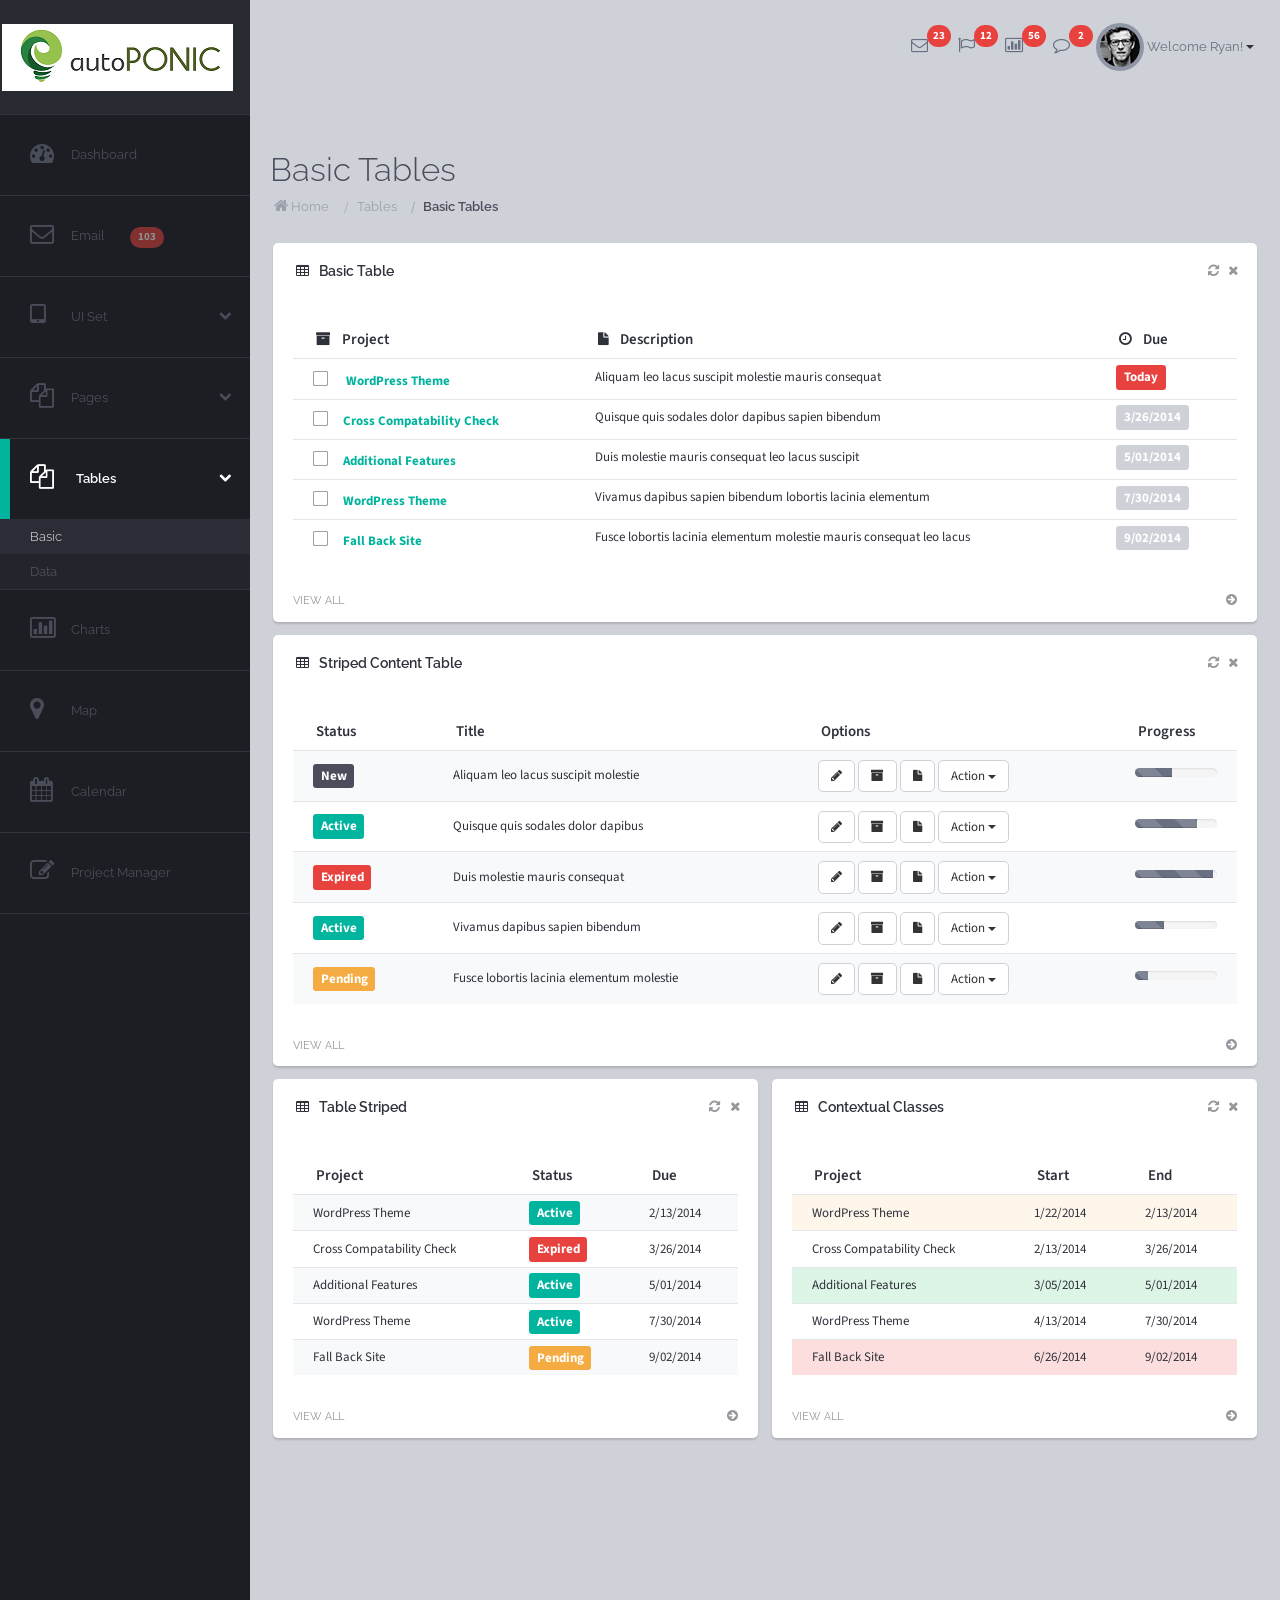
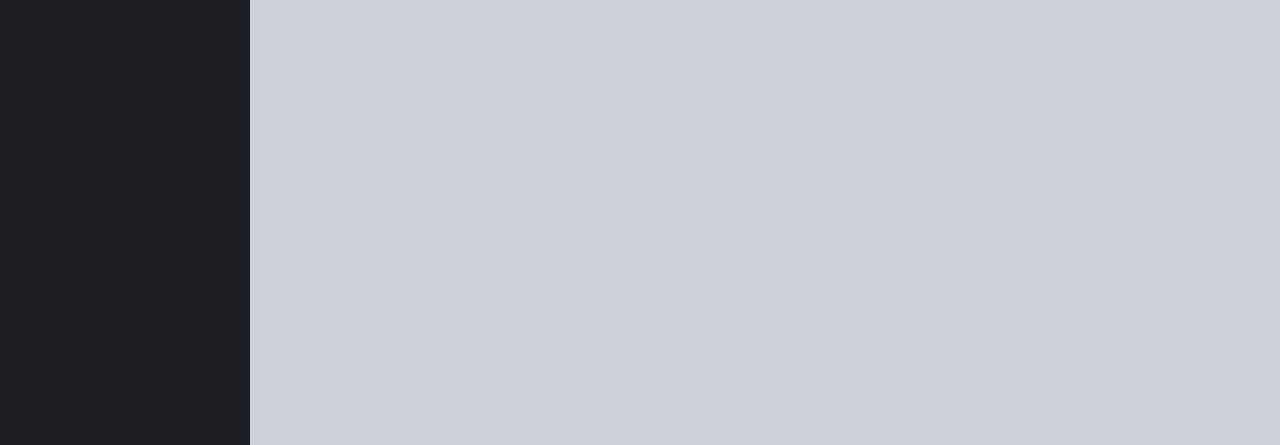
<file: visao/basic.html>
<!DOCTYPE html>
<html lang="en">
    <head>
        <meta charset="utf-8">
        <meta name="viewport" content="width=device-width, initial-scale=1.0">
        <meta name="description" content="">
        <meta name="author" content="">
        <title>Neu v1.0  |  Responsive Admin Skin</title>

    <!-- Bootstrap core CSS -->
    <link href="dist/css/bootstrap.css" rel="stylesheet">

    <!-- Boostrap Theme -->
    <link href="css/skin.css" rel="stylesheet">
    <link href="css/boostrap-overrides.css" rel="stylesheet">
    <link href="css/theme.css" rel="stylesheet">
        
    <!-- Add custom CSS here -->
    <link href="assets/css/sidebar.css" rel="stylesheet">
    
    <!-- Plugins -->
    <link href="assets/css/font-awesome.css" rel="stylesheet">
    <link rel="stylesheet" href="assets/css/ezmark.css">
    <link href="assets/css/animate-custom.css" rel="stylesheet">
	<link href="assets/css/pushy.css" rel="stylesheet">

   <!-- HTML5 shim and Respond.js IE8 support of HTML5 elements and media queries -->
    <!--[if lt IE 9]>
    <script src="../../assets/js/html5shiv.js"></script>
    <script src="../../assets/js/respond.min.js"></script>
    <![endif]-->
	
    
</head>
<body>


    <!-- Slide out chat panel -->
    <nav class="pushy pushy-right">
        <div class="well-lg no-radius">
            <i class="icon-group"></i>&nbsp;&nbsp;&nbsp;<strong>Chat</strong>&nbsp;&nbsp;<span class="text-transparent">(4)</span>
            <a href="javascript:;" class="close-chat-panel" data-dismiss="panel" aria-hidden="true"><i class="icon-remove pull-right text-transparent"></i></a>
			<br><br><div class="input-group inverse input-group-sm no-padding">
                      <span class="input-group-addon"><i class="icon-search text-transparent"></i></span>
                      <input type="text" class="form-control" placeholder="Search">
            </div>
           <div class="clearfix"></div>
        </div>
        <ul class="chat align-center-vert-alt">
            <li>
            	<a href="#"><img src="img/tn_user_07.jpg" alt="User" class="img-circle user-thumbnail-xs"></a>
            	<small><a href="#"> Amin Bhatnagar<span class="text-online pull-right"><i class="icon-circle text-online "></i></span></a></small>
                <div class="clearfix"></div>
            </li>
            <li>
            	<a href="#" class="pull-left"><img src="img/tn_user_02.jpg" alt="User" class="img-circle user-thumbnail-xs"></a>
            	<small><a href="#">Gina Wheeling<span class="text-online pull-right"><i class="icon-circle text-online "></i></span></a></small>
                <div class="clearfix"></div>
            </li>
            <li>
            	<a href="#" class="pull-left"><img src="img/tn_user_03.jpg" alt="User" class="img-circle user-thumbnail-xs"></a>
            	<small><a href="#">Ryan Smith<span class="text-online pull-right"><i class="icon-circle text-online "></i></span></a></small>
                <div class="clearfix"></div>
            </li>
            <li>
            	<a href="#" class="pull-left"><img src="img/tn_user_04.jpg" alt="User" class="img-circle user-thumbnail-xs"></a>
            	<small><a href="#">Hai Thatcher<span class="text-online pull-right"><i class="icon-circle text-online "></i></span></a></small>
                <div class="clearfix"></div>
            </li>
            <li>
            	<a href="#" class="pull-left"><img src="img/tn_user_05.jpg" alt="User" class="img-circle user-thumbnail-xs"></a>
            	<small><a href="#">Jane Doe<span class="text-online pull-right"><i class="icon-circle text-danger"></i></span></a></small>
                <div class="clearfix"></div>
            </li>
           <li>
            	<a href="#" class="pull-left"><img src="img/tn_user_06.jpg" alt="User" class="img-circle user-thumbnail-xs"></a>
            	<small><a href="#">Carson Winters<span class="text-online pull-right"><i class="icon-circle text-danger "></i></span></a></small>
                <div class="clearfix"></div>
            </li>
            <li class="idle">
            	<a href="#" class="pull-left"><img src="img/tn_user_01.jpg" alt="User" class="img-circle user-thumbnail-xs"></a>
            	<small><a href="#">Peyton Max <span class="pull-right"><i class="icon-circle"></i></span></a></small>
                <div class="clearfix"></div>
            </li>
            <li class="idle">
            	<a href="#" class="pull-left"><img src="img/tn_user_05.jpg" alt="User" class="img-circle user-thumbnail-xs"></a>
            	<small><a href="#">Brianna Winters<span class="pull-right"><i class="icon-circle"></i></span></a></small>
                <div class="clearfix"></div>
            </li>
            <li class="idle">
            	<a href="#" class="pull-left"><img src="img/tn_user_03.jpg" alt="User" class="img-circle user-thumbnail-xs"></a>
            	<small><a href="#">Micheal Anderson<span class="pull-right"><i class="icon-circle"></i></span></a></small>
                <div class="clearfix"></div>
            </li>
        </ul>
    </nav>


  <!-- Container for chat panel push-->
  <div id="container"> 
   <!-- Top Navbar  -->
        <div class="navbar navbar-static-top " role="navigation">
            <div class="navbar-header navbar-inverse text-center">
                <button type="button" class="navbar-toggle border-left-med no-radius" id="menu-toggle">
                <span class="sr-only">Toggle navigation</span>
                <span class="icon-bar"></span>
                <span class="icon-bar"></span>
                <span class="icon-bar"></span>
                </button>
                <button type="button" class="navbar-toggle border-left-med no-radius" data-toggle="collapse" data-target=".navbar-collapse">
                <span class="sr-only">Toggle navigation</span>
                <span class="avatar"><img src="img/avatar.jpg" alt="Ryan" class="img-circle"></span>
                </button>
                <!-- logo -->
                <div class="navbar-brand"><a href="index.html"> <img src="img/logo.png" alt="logo"></a></div>
                <!-- / logo -->
            </div>
            <!-- user -->
            <div class="collapse navbar-collapse navbar-ex1-collapse">
                <ul class="nav navbar-nav navbar-right navbar-user">
                    <!-- new messages -->
                    <li class="dropdown messages-dropdown">
                        <a href="#" class="dropdown-toggle announcements" data-toggle="dropdown"><i class="icon-envelope-alt"></i><span class="badge">23</span></a>
                        <ul class="dropdown-menu">
                            <li class="dropdown-header header-inverse"><i class="icon-envelope"></i>23 New Messages</li>
                            <li class="message-preview">
                                    <a href="#">
                                    <img src="img/tn_user_02.jpg" alt="User" class="img-circle user-thumbnail-xs">
                                    <span class="name pull-left">Maya Smith</span>
                                    <span class="label label-primary pull-right">Just Now</span><br>
                                    <span class="message text-transparent">Hi Ryan, I received a message from quis...</span>
                                    </a>
                            </li>
                            <li class="divider"></li>
                            <li class="message-preview">
                                <a href="#">
                                <img src="img/tn_user_01.jpg" alt="User" class="img-circle user-thumbnail-xs">
                                <span class="name pull-left">James Doe</span>
                                <span class="time pull-right text-transparent"><i class="icon-time"></i> 4:34 PM</span><br>
                                <span class="message text-transparent">Good Afternoon Ryan, Were you able to...</span>
                                </a>
                            </li>
                            <li class="divider"></li>
                            <li class="message-preview">
                                <a href="#">
                                <img src="img/tn_user_04.jpg" alt="User" class="img-circle user-thumbnail-xs">
                                <span class="name pull-left">Benjamin Taylor</span>
                                <span class="time pull-right text-transparent"><i class="icon-time"></i> 1:56 PM</span><br>
                                <span class="message text-transparent">Hey, Can you give me a call when you get a...</span>
                                </a>
                            </li>
                            <li class="divider"></li>
                            <li class="dropdown-footer text-center">
                                <a href="#">
                                See all new messages
                                </a>
                            </li>
                        </ul>
                    </li>
                    <!-- alerts -->
                    <li class="dropdown">
                        <a href="#" class="dropdown-toggle announcements" data-toggle="dropdown">
                        <i class="icon-flag-alt"></i><span class="badge animated-delay flash">12</span></a>
                        <ul class="dropdown-menu">
                            <li class="dropdown-header header-inverse"><i class="icon-star"></i>12 Notifications </li>
                            <li class="notification">
                                <a href="#">
                                <span class="pull-left"><span class="label label-success"><i class="icon-comment"></i></span>  New Comment</span>
                                <span class="time pull-right text-transparent">Just Now</span><br>
                                </a>
                            </li>
                            <li class="notification">
                                <a href="#">
                                <span class="pull-left"><span class="label label-success"><i class="icon-comment"></i></span>  New Comment</span>
                                <span class="time pull-right text-transparent">5 Minutes Ago</span><br>
                                </a>
                            </li>
                            <li class="notification">
                                <a href="#">
                                <span class="pull-left"><span class="label label-primary"><i class="icon-user"></i></span>  12 New Users</span>
                                <span class="time pull-right text-transparent">23 Minutes ago</span><br>
                                </a>
                            </li>
                            <li class="notification">
                                <a href="#">
                                <span class="pull-left"><span class="label label-danger"><i class="icon-flag"></i></span>  Canceled Transaction</span>
                                <span class="time pull-right text-transparent">12 Hours Ago</span><br>
                                </a>
                            </li>
                            <li class="notification">
                                <a href="#">
                                <span class="pull-left"><span class="label label-warning"><i class="icon-shopping-cart"></i></span>  Canceled Transaction</span>
                                <span class="time pull-right text-transparent">Yesterday</span><br>
                                </a>
                            </li>
                            <li class="divider"></li>
                            <li class="dropdown-footer text-center">
                                <a href="#">
                                See all notifications
                                </a>
                            </li>
                        </ul>
                    </li>
                    <li class="dropdown alerts-dropdown">
                        <a href="#" class="dropdown-toggle announcements" data-toggle="dropdown"><i class="icon-bar-chart"></i><span class="badge">56</span></a>
                        <ul class="dropdown-menu">
                            <li class="dropdown-header header-inverse"><i class="icon-bar-chart"></i>6 Pending Tasks </li>
                            <li>
                                <a href="javascript:void(0);">
                                    <span class="task">
                                    <span class="desc">November orders </span>
                                    </span>
                                    <div class="progress progress-striped active">
                                        <div class="progress-bar"  role="progressbar" aria-valuenow="45" aria-valuemin="0" aria-valuemax="100" style="width: 45%">
                                        </div>
                                    </div>
                                </a>
                            </li>
                            <li>
                                <a href="javascript:void(0);">
                                    <span class="task">
                                    <span class="desc">Invoices paid</span>
                                    </span>
                                    <div class="progress progress-striped active">
                                        <div class="progress-bar progress-bar-success"  role="progressbar" aria-valuenow="45" aria-valuemin="0" aria-valuemax="100" style="width:65%">
                                        </div>
                                    </div>
                                </a>
                            </li>
                            <li>
                                <a href="javascript:void(0);">
                                    <span class="task">
                                    <span class="desc">Updates</span>
                                    </span>
                                    <div class="progress progress-striped active">
                                        <div class="progress-bar progress-bar-warning"  role="progressbar" aria-valuenow="45" aria-valuemin="0" aria-valuemax="100" style="width:35%">
                                        </div>
                                    </div>
                                </a>
                            </li>
                            <li>
                                <a href="javascript:void(0);">
                                    <span class="task">
                                    <span class="desc">Unread emails</span>
                                    </span>
                                    <div class="progress progress-striped active">
                                        <div class="progress-bar progress-bar-danger"  role="progressbar" aria-valuenow="45" aria-valuemin="0" aria-valuemax="100" style="width:15%">
                                        </div>
                                    </div>
                                </a>
                            </li>
                            <li class="divider"></li>
                            <li class="dropdown-footer text-center">
                                <a href="#">
                                See all tasks
                                </a>
                            </li>
                        </ul>
                    </li>
                    <li class="dropdown">
                    	<a href="#"><div class="menu-btn"><i class="icon-comment-alt"></i><span class="badge">2</span></div></a>
                      
                    </li>
                    <li class="avatar dropdown user-dropdown">
                        <a href="#" class="dropdown-toggle" data-toggle="dropdown"><img src="img/avatar.jpg" alt="Ryan" class="img-circle nav-avatar">Welcome Ryan!<b class="caret"></b></a>
                        <ul class="dropdown-menu">
                            <li><a href="user-profile.html"><i class="icon-user"></i> Profile</a></li>
                            <li><a href="email.html"><i class="icon-envelope"></i> Inbox</a></li>
                            <li><a href="#"><i class="icon-gear"></i> Settings</a></li>
                            <li class="divider"></li>
                            <li><a href="login.html"><i class="icon-power-off"></i> Log Out</a></li>
                        </ul>
                    </li>
                </ul>
            </div>
            <!-- / nav-collapse -->
        </div>
        <!-- / top Navbar -->
        
		<!-- Wrapper for content below nav bar -->
        <div id="wrapper">
         <!-- Sidebar -->
          <div id="sidebar-wrapper" class="stretch-full-height">
            <ul class="sidebar-nav">
              <li>
                <a href="index.html">
                <span class="nav-icon"><i class="icon-dashboard icon-2x"></i></span>
                <span class="sidebar-menu-item-text">Dashboard</span></a>            
              </li>
              <li>
                 <a href="email.html">
                 <span class="nav-icon"><i class="icon-envelope-alt icon-2x"></i></span>
                 <span class="sidebar-menu-item-text">Email</span>
                 <span class="responsive-hide badge">103</span>
                 </a>
              </li>
              <li class="nav-header"> 
                  <a href="#"  data-toggle="collapse" data-target="#uiMenu">
                      <span class="nav-icon"><i class="icon-tablet icon-2x"></i></span>
                      <span class="sidebar-menu-item-text">UI Set</span>
                      <i class="icon-chevron-down pull-right"></i>
                  </a>
                  <ul class="nav nav-list collapse submenu" id="uiMenu">
                        <li><a href="buttons.html">Buttons</a></li>
                        <li><a href="typography.html">Typography</a></li>
                        <li><a href="modals.html">Modals</a></li>
                        <li><a href="panels.html">Panels</a></li>
                        <li><a href="tabs.html">Tabs & Accordians</a></li>
                        <li><a href="sliders.html">Sliders</a></li>
                        <li><a href="notifications.html">Notifications</a></li>
                    </ul>
        	  </li>
        	  <li class="nav-header"> 
                  <a href="#"  data-toggle="collapse" data-target="#pages">
                      <span class="nav-icon"><i class="icon-copy icon-2x"></i></span>
                      <span class="sidebar-menu-item-text">Pages</span>
                      <i class="icon-chevron-down pull-right"></i>
                  </a>
                  <ul class="nav nav-list collapse submenu" id="pages">
                         <li><a href="user-profile.html">User Profile</a></li>
                         <li><a href="login.html">Login</a></li>
                         <li><a href="register.html">Register</a></li>
                         <li><a href="404.html">404 Page</a></li>
                         <li><a href="message.html">Send Message</a></li>
                    </ul>
        	  </li>
        	  <li class="nav-header"> 
                  <a href="#" class="active-title"  data-toggle="collapse" data-target="#tables">
                      <span class="nav-icon"><i class="icon-copy icon-2x"></i></span>
                      <span class="sidebar-menu-item-text">Tables</span>
                      <i class="icon-chevron-down pull-right"></i>
                  </a>
                  <ul class="nav nav-list collapse submenu in" id="tables">
						<li class="active"><a href="basic.html">Basic</a></li>
                        <li><a href="data.html">Data</a></li>
                    </ul>
        	  </li>
              <li>
                <a href="charts.html">
                <span class="nav-icon"><i class="icon-bar-chart icon-2x"></i></span>
                <span class="sidebar-menu-item-text">Charts</span></a>            
              </li>
              <li>
                <a href="maps.html">
                <span class="nav-icon"><i class="icon-map-marker icon-2x"></i></span>
                <span class="sidebar-menu-item-text">Map</span></a>            
              </li>
              <li>
                <a href="calendar.html">
                <span class="nav-icon"><i class="icon-calendar icon-2x"></i></span>
                <span class="sidebar-menu-item-text">Calendar</span></a>            
              </li>
              <li>
                <a href="project-manager.html">
                <span class="nav-icon"><i class="icon-edit icon-2x"></i></span>
                <span class="sidebar-menu-item-text">Project Manager</span></a>            
              </li>
            </ul>
          </div><!-- /sidebar -->
          
          <!-- preloader -->
          <div class='preloader-wrapper'>
           <div class="preloader">
               <img src="img/preloader.png" alt='loading image'/>
           </div>
		  </div><!-- / preloader -->

          <!-- Keep all page content within the page-content-wrapper -->
          <div id="page-content-wrapper" class="animated-med-delay fadeInRight">
             
               <!-- page content header -->
                    <div class="row add-padding">
                            <div class="pull-left">
                                <h1>Basic Tables</h1>
                                <ol class="breadcrumb">
                                    <li><a href="index.html" class="text-transparent"><i class="icon-home"></i> Home</a></li>
                                    <li><a href="#" class="text-transparent">Tables</a></li>
                                    <li class="active"><a href="#">Basic Tables</a></li>
                            	</ol>
                            </div>
                    </div><!-- / page content header -->
                    <!--Content-->
                    <!-- Row 1 -->
                    <div class="row col-lg-12">
                          <div class="panel panel-white-solid">
                               <div class="panel-heading">
                                       <div class="pull-left"><h4><i class="icon-table"></i> Basic Table</h4></div>
                                       <div class="tools pull-right">
                                             <a href="#"><i class="icon-refresh text-transparent"></i></a>
                                             <a href="javascript:;" class="close-panel" data-dismiss="panel" aria-hidden="true"><i class="icon-remove text-transparent"></i></a>
                                        </div>
                                        <div class="clearfix"></div>
                                </div>
                                <div class="panel-body">
                                       <!--table--> 
                                            <div class="table-responsive">
                                                     <table id="tasks" class="table table-hover custom-check">
                                                      <thead>
                                                         <tr>
                                                            <th><i class="icon-archive"></i>Project</th>
                                                            <th><i class="icon-file"></i>Description</th>
                                                            <th><i class="icon-time"></i>Due</th>
                                                        </tr>
                                                      </thead>
                                                      <tbody>
                                                        <tr>
                                                            <td>
                                                            	<span class="check"><input type="checkbox" class="checked"></span>
                                                           	    <span class="text-primary"><Strong>WordPress Theme</Strong></span>
                                                            </td>
                                                            <td>Aliquam leo lacus suscipit molestie mauris consequat</td>
                                                            <td><span class="label label-danger label-md">Today</span></td>
                                                        </tr>
                                                        <tr>
                                                            <td>
                                                            	<span class="check"><input type="checkbox" class="checked"></span><span class="text-primary"><Strong>Cross Compatability Check</Strong></span></td>
                                                            <td>Quisque quis sodales dolor dapibus sapien bibendum</td>
                                                            <td><span class="label label-default label-md">3/26/2014</span></td>
                                                        </tr>
                                                        <tr>
                                                            <td>
                                                            	<span class="check"><input type="checkbox" class="checked"></span><span class="text-primary"><Strong>Additional Features</Strong></span></td>
                                                            <td>Duis molestie mauris consequat leo lacus suscipit</td>
                                                            <td><span class="label label-default label-md">5/01/2014</span></td>
                                                        </tr>
                                                        <tr>
                                                            <td>
                                                            	<span class="check"><input type="checkbox" class="checked"></span><span class="text-primary"><Strong>WordPress Theme</Strong></span></td>
                                                            <td>Vivamus dapibus sapien bibendum lobortis lacinia elementum</td>
                                                            <td><span class="label label-default label-md">7/30/2014</span></td>
                                                        </tr>
                                                        <tr>
                                                            <td>
                                                            	<span class="check"><input type="checkbox" class="checked"></span><span class="text-primary"><Strong>Fall Back Site</Strong></span></td>
                                                            <td>Fusce lobortis lacinia elementum molestie mauris consequat leo lacus</td>
                                                            <td><span class="label label-default label-md">9/02/2014</span></td>
                                                         </tr>
                                                      </tbody>
                                                  </table>
                                                 </div>
                                                <!-- / table -->
                                            </div>
                                            <div class="panel-footer">
                                            	<a href="#"><small>VIEW ALL</small></a> 
                                    			<a href="#"><div class="pull-right"><i class="icon-circle-arrow-right"></i></div></a> 
                                            </div>
                                        </div> 
                       			 </div><!-- / row 1 -->
                    <!-- Row 2 -->
                    <div class="row col-lg-12">
                          <div class="panel panel-white-solid">
                               <div class="panel-heading">
                                       <div class="pull-left"><h4><i class="icon-table"></i>  Striped Content Table </h4></div>
                                       <div class="tools pull-right">
                                             <a href="#"><i class="icon-refresh text-transparent"></i></a>
                                             <a href="javascript:;" class="close-panel" data-dismiss="panel" aria-hidden="true"><i class="icon-remove text-transparent"></i></a>
                                        </div>
                                        <div class="clearfix"></div>
                                </div>
                                <div class="panel-body">
                                       <!--table--> 
                                            <div class="table-responsive">
                                                     <table id="tasks" class="table table-hover table-striped table-content">
                                                      <thead>
                                                         <tr>
                                                            <th>Status</th>
                                                            <th>Title</th>
                                                            <th>Options</th>
                                                            <th>Progress</th>
                                                        </tr>
                                                      </thead>
                                                      <tbody>
                                                        <tr>
                                                            <td><span class="label label-inverse label-md">New</span></td>
                                                            <td>Aliquam leo lacus suscipit molestie</td>
                                                            <td>
                                                            	<button class="btn btn-default"><i class="icon-pencil"></i></button>
                                                                <button class="btn btn-default"><i class="icon-archive"></i></button>
                                                                <button class="btn btn-default"><i class="icon-file"></i></button>
                                                                <div class="btn-group">
                                                                      <button type="button" class="btn btn-default dropdown-toggle" data-toggle="dropdown">
                                                                        Action <span class="caret"></span>
                                                                      </button>
                                                                      <ul class="dropdown-menu" role="menu">
                                                                        <li><a href="#">Action</a></li>
                                                                        <li><a href="#">Another action</a></li>
                                                                        <li><a href="#">Something else here</a></li>
                                                                        <li class="divider"></li>
                                                                        <li><a href="#">Separated link</a></li>
                                                                      </ul>
                                                                    </div>
                                                            </td>
                                                            <td>
                                                            	<div class="progress progress-striped active">
                                                                  <div class="progress-bar progress-bar-gray "  role="progressbar" aria-valuenow="45" aria-valuemin="0" aria-valuemax="100" style="width: 45%">
                                                                    <span class="sr-only">45% Complete</span>
                                                                  </div>
                                                                </div>
                                                           </td>
                                                        </tr>
                                                        <tr>
                                                            <td><span class="label label-primary label-md">Active</span></td>
                                                            <td>Quisque quis sodales dolor dapibus</td>
                                                            <td>
                                                            	<button class="btn btn-default"><i class="icon-pencil"></i></button>
                                                                <button class="btn btn-default"><i class="icon-archive"></i></button>
                                                                <button class="btn btn-default"><i class="icon-file"></i></button>
                                                                <div class="btn-group">
                                                                      <button type="button" class="btn btn-default dropdown-toggle" data-toggle="dropdown">
                                                                        Action <span class="caret"></span>
                                                                      </button>
                                                                      <ul class="dropdown-menu" role="menu">
                                                                        <li><a href="#">Action</a></li>
                                                                        <li><a href="#">Another action</a></li>
                                                                        <li><a href="#">Something else here</a></li>
                                                                        <li class="divider"></li>
                                                                        <li><a href="#">Separated link</a></li>
                                                                      </ul>
                                                                    </div>
                                                            </td>
                                                            <td>
                                                            	<div class="progress progress-striped active">
                                                                  <div class="progress-bar progress-bar-gray "  role="progressbar" aria-valuenow="75" aria-valuemin="0" aria-valuemax="100" style="width:75%">
                                                                    <span class="sr-only">45% Complete</span>
                                                                  </div>
                                                                </div>
                                                           </td>
                                                        </tr>
                                                        <tr>
                                                            <td><span class="label label-danger label-md">Expired</span></td>
                                                            <td>Duis molestie mauris consequat</td>
                                                            <td>
                                                            	<button class="btn btn-default"><i class="icon-pencil"></i></button>
                                                                <button class="btn btn-default"><i class="icon-archive"></i></button>
                                                                <button class="btn btn-default"><i class="icon-file"></i></button>
                                                                <div class="btn-group">
                                                                      <button type="button" class="btn btn-default dropdown-toggle" data-toggle="dropdown">
                                                                        Action <span class="caret"></span>
                                                                      </button>
                                                                      <ul class="dropdown-menu" role="menu">
                                                                        <li><a href="#">Action</a></li>
                                                                        <li><a href="#">Another action</a></li>
                                                                        <li><a href="#">Something else here</a></li>
                                                                        <li class="divider"></li>
                                                                        <li><a href="#">Separated link</a></li>
                                                                      </ul>
                                                                    </div>
                                                            </td>
                                                            <td>
                                                            	<div class="progress progress-striped active">
                                                                  <div class="progress-bar progress-bar-gray "  role="progressbar" aria-valuenow="95" aria-valuemin="0" aria-valuemax="100" style="width: 95%">
                                                                    <span class="sr-only">45% Complete</span>
                                                                  </div>
                                                                </div>
                                                           </td>
                                                        </tr>
                                                        <tr>
                                                            <td><span class="label label-primary label-md">Active</span></td>
                                                            <td>Vivamus dapibus sapien bibendum</td>
                                                            <td>
                                                            	<button class="btn btn-default"><i class="icon-pencil"></i></button>
                                                                <button class="btn btn-default"><i class="icon-archive"></i></button>
                                                                <button class="btn btn-default"><i class="icon-file"></i></button>
                                                                <div class="btn-group">
                                                                      <button type="button" class="btn btn-default dropdown-toggle" data-toggle="dropdown">
                                                                        Action <span class="caret"></span>
                                                                      </button>
                                                                      <ul class="dropdown-menu" role="menu">
                                                                        <li><a href="#">Action</a></li>
                                                                        <li><a href="#">Another action</a></li>
                                                                        <li><a href="#">Something else here</a></li>
                                                                        <li class="divider"></li>
                                                                        <li><a href="#">Separated link</a></li>
                                                                      </ul>
                                                                    </div>
                                                            </td>
                                                            <td>
                                                            	<div class="progress progress-striped active">
                                                                  <div class="progress-bar progress-bar-gray "  role="progressbar" aria-valuenow="35" aria-valuemin="0" aria-valuemax="100" style="width: 35%">
                                                                    <span class="sr-only">45% Complete</span>
                                                                  </div>
                                                                </div>
                                                           </td>
                                                        </tr>
                                                        <tr>
                                                            <td><span class="label label-warning label-md">Pending</span></td>
                                                            <td>Fusce lobortis lacinia elementum molestie</td>
                                                            <td>
                                                            	<button class="btn btn-default"><i class="icon-pencil"></i></button>
                                                                <button class="btn btn-default"><i class="icon-archive"></i></button>
                                                                <button class="btn btn-default"><i class="icon-file"></i></button>
                                                                <div class="btn-group">
                                                                      <button type="button" class="btn btn-default dropdown-toggle" data-toggle="dropdown">
                                                                        Action <span class="caret"></span>
                                                                      </button>
                                                                      <ul class="dropdown-menu" role="menu">
                                                                        <li><a href="#">Action</a></li>
                                                                        <li><a href="#">Another action</a></li>
                                                                        <li><a href="#">Something else here</a></li>
                                                                        <li class="divider"></li>
                                                                        <li><a href="#">Separated link</a></li>
                                                                      </ul>
                                                                    </div>
                                                            </td>
                                                            <td>
                                                            	<div class="progress progress-striped active">
                                                                  <div class="progress-bar progress-bar-gray "  role="progressbar" aria-valuenow="15" aria-valuemin="0" aria-valuemax="100" style="width:15%">
                                                                    <span class="sr-only">45% Complete</span>
                                                                  </div>
                                                                </div>
                                                           </td>
                                                         </tr>
                                                      </tbody>
                                                  </table>
                                                 </div>
                                                <!-- / table -->
                                            </div>
                                            <div class="panel-footer">
                                            	<a href="#"><small>VIEW ALL</small></a> 
                                    			<a href="#"><div class="pull-right"><i class="icon-circle-arrow-right"></i></div></a> 
                                            </div>
                                        </div> 
                       			 </div><!-- / row 2 -->
                            
                    <!-- Row 3 -->
                    <div class="row">
                             <div class="col-sm-6">
                                        <div class="panel panel-white-solid">
                                            <div class="panel-heading">
                                                <div class="pull-left"><h4><i class="icon-table"></i> Table Striped</h4></div>
                                                <div class="tools pull-right">
                                                    <a href="#"><i class="icon-refresh text-transparent"></i></a>
                                                    <a href="javascript:;" class="close-panel" data-dismiss="panel" aria-hidden="true"><i class="icon-remove text-transparent"></i></a>
                                                 </div>
                                                 <div class="clearfix"></div>
                                            </div>
                                            <div class="panel-body">
                                                <!--table--> 
                                                <div class="table-responsive">
                                                     <table id="tasks" class="table table-striped table-hover">
                                                      <thead>
                                                         <tr>
                                                            <th>Project</th>
                                                            <th>Status</th>
                                                            <th>Due</th>
                                                        </tr>
                                                      </thead>
                                                      <tbody>
                                                        <tr>
                                                            <td>WordPress Theme</td>
                                                            <td><span class="label label-primary label-md">Active</span></td>
                                                            <td>2/13/2014</td>
                                                        </tr>
                                                        <tr>
                                                            <td>Cross Compatability Check</td>
                                                            <td><span class="label label-danger label-md">Expired</span></td>
                                                            <td>3/26/2014</td>
                                                        </tr>
                                                        <tr>
                                                            <td>Additional Features</td>
                                                            <td><span class="label label-primary label-md">Active</span></td>
                                                            <td>5/01/2014</td>
                                                        </tr>
                                                        <tr>
                                                            <td>WordPress Theme</td>
                                                            <td><span class="label label-primary label-md">Active</span></td>
                                                            <td>7/30/2014</td>
                                                        </tr>
                                                        <tr>
                                                            <td>Fall Back Site</td>
                                                            <td><span class="label label-warning label-md">Pending</span></td>
                                                            <td>9/02/2014</td>
                                                         </tr>
                                                      </tbody>
                                                  </table>
                                                 </div>
                                                <!-- / table -->
                                            </div>
                                            <div class="panel-footer">
                                            	<a href="#"><small>VIEW ALL</small></a> 
                                    			<a href="#"><div class="pull-right"><i class="icon-circle-arrow-right"></i></div></a> 
                                            </div>
                                        </div> 
                       			 </div>
                                 <div class="col-sm-6">
                                 	<div class="panel panel-white-solid">
                                            <div class="panel-heading">
                                                <div class="pull-left"><h4><i class="icon-table"></i> Contextual Classes</h4></div>
                                                <div class="tools pull-right">
                                                    <a href="#"><i class="icon-refresh text-transparent"></i></a>
                                                    <a href="javascript:;" class="close-panel" data-dismiss="panel" aria-hidden="true"><i class="icon-remove text-transparent"></i></a>
                                                 </div>
                                                 <div class="clearfix"></div>
                                            </div>
                                            <div class="panel-body">
                                                <!--table--> 
                                                <div class="table-responsive">
                                                     <table id="tasks" class="table">
                                                      <thead>
                                                         <tr>
                                                            <th>Project</th>
                                                            <th>Start</th>
                                                            <th>End</th>
                                                        </tr>
                                                      </thead>
                                                      <tbody>
                                                        <tr class="warning">
                                                            <td>WordPress Theme</td>
                                                            <td>1/22/2014</td>
                                                            <td>2/13/2014</td>
                                                        </tr>
                                                        <tr>
                                                            <td>Cross Compatability Check</td>
                                                            <td>2/13/2014</td>
                                                            <td>3/26/2014</td>
                                                        </tr>
                                                        <tr class="success">
                                                            <td>Additional Features</td>
                                                            <td>3/05/2014</td>
                                                            <td>5/01/2014</td>
                                                        </tr>
                                                        <tr>
                                                            <td>WordPress Theme</td>
                                                            <td>4/13/2014</td>
                                                            <td>7/30/2014</td>
                                                        </tr>
                                                        <tr class="danger">
                                                            <td>Fall Back Site</td>
                                                            <td>6/26/2014</td>
                                                            <td>9/02/2014</td>
                                                         </tr>
                                                      </tbody>
                                                  </table>
                                                 </div>
                                                <!-- / table -->
                                            </div>
                                            <div class="panel-footer">
                                            	<a href="#"><small>VIEW ALL</small></a> 
                                    			<a href="#"><div class="pull-right"><i class="icon-circle-arrow-right"></i></div></a> 
                                            </div>
                                        </div> 
                       			 </div>
                   	 </div> <!-- / row 3 -->
             
             
          </div><!-- /page-content-wrapper -->
		</div><!-- / wrapper for content below nav bar -->

	</div><!-- end container for chat panel push-->

	
   	    <!-- JavaScript -->
        <!-- Placed at the end of the document so the pages load faster -->
        <!-- Theme Core -->
		<script src="assets/js/jquery.js"></script>
    	<script src="assets/js/modernizr-2.6.2.min.js"></script>
        <script src="dist/js/bootstrap.js"></script>
        <script type="text/javascript" src="assets/js/jquery-ui-1.10.4.custom.min.js"></script>
        
        <!-- Preloader -->
		<script>
            $(window).load(function(){
             $('.preloader-wrapper').fadeOut();
            });
        </script>
	    <!-- Pushy JS --> 
        <script src="assets/js/pushy.js"></script>

        <!-- EzMark -->
        <script src="assets/js/jquery.ezmark.js"></script>
        <script type="text/javascript">
			$(function() {
				$('.custom-check input').ezMark()
			});	
		</script>

        <!-- Custom -->
		<script src="assets/js/sidebar-navbar.js"></script>
        <script src="assets/js/script.js"></script>
	   

</body>
</html>
</file>
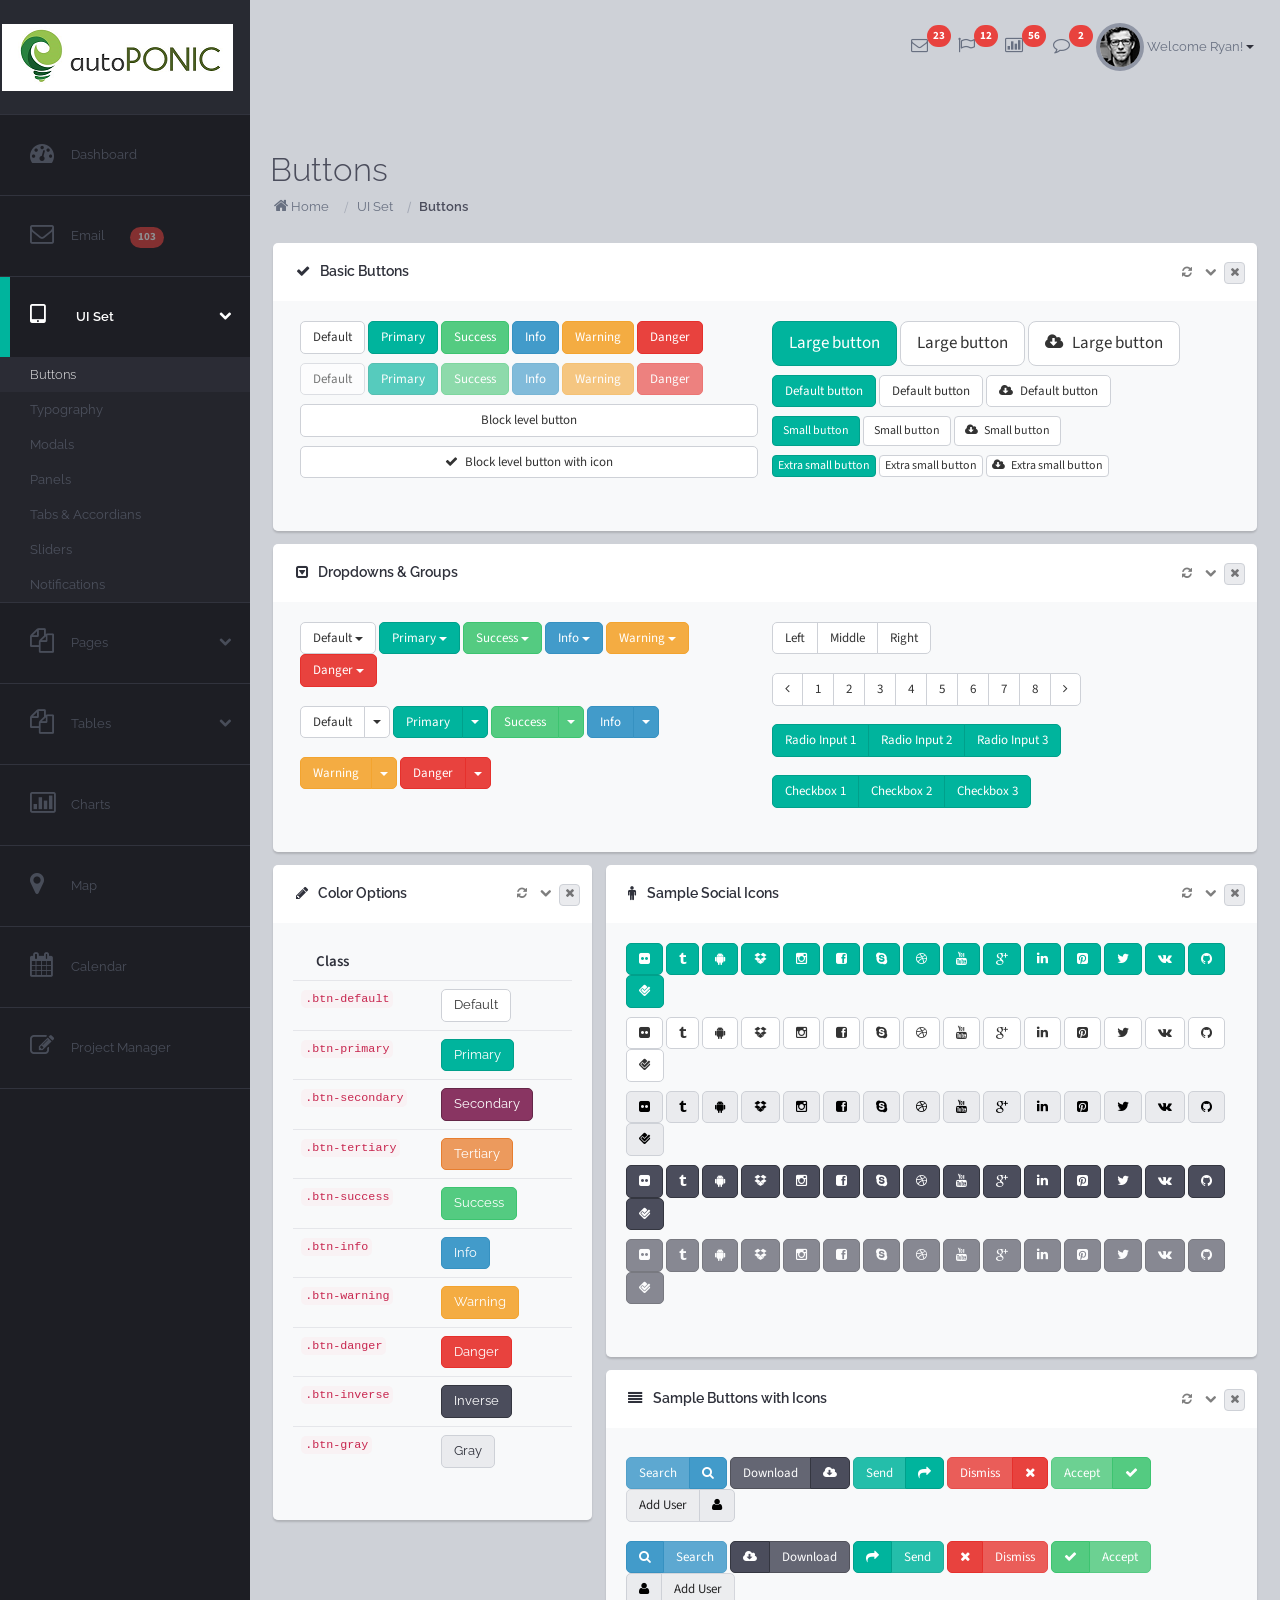
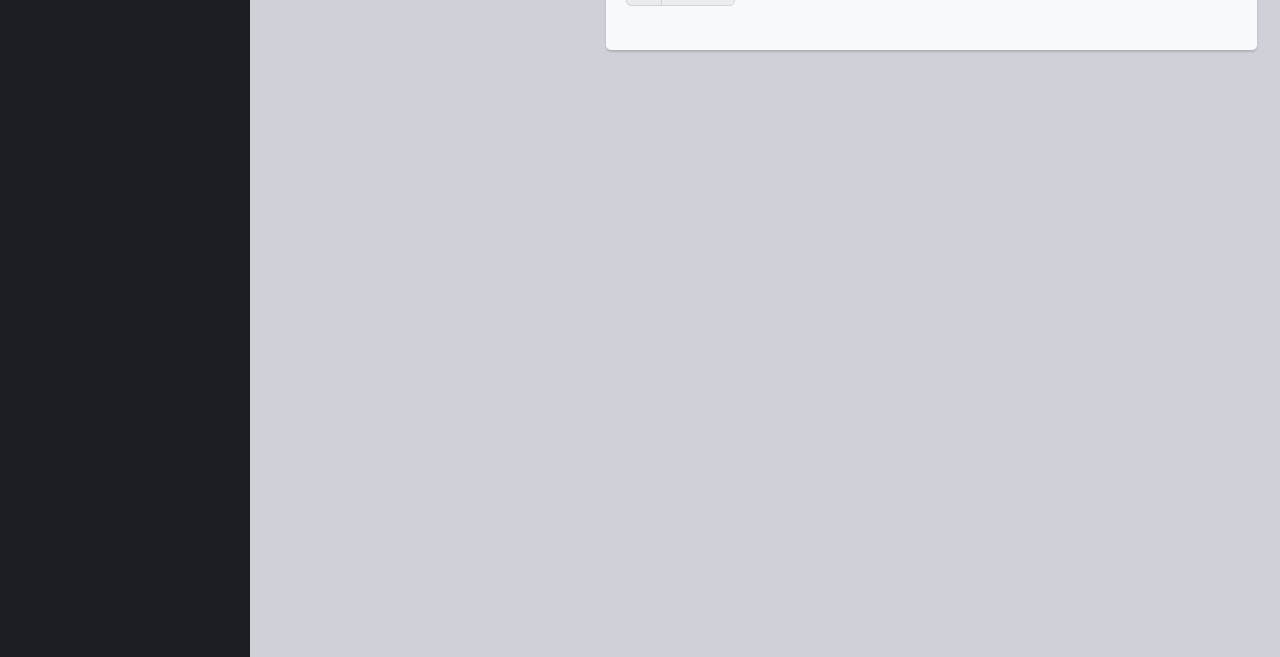
<file: visao/buttons.html>
<!DOCTYPE html>
<html lang="en">
    <head>
        <meta charset="utf-8">
        <meta name="viewport" content="width=device-width, initial-scale=1.0">
        <meta name="description" content="">
        <meta name="author" content="">
        <title>Neu v1.0  |  Responsive Admin Skin</title>

    <!-- Bootstrap core CSS -->
    <link href="dist/css/bootstrap.css" rel="stylesheet">

    <!-- Boostrap Theme -->
    <link href="css/skin.css" rel="stylesheet">
    <link href="css/boostrap-overrides.css" rel="stylesheet">
    <link href="css/theme.css" rel="stylesheet">
        
    <!-- Add custom CSS here -->
    <link href="assets/css/sidebar.css" rel="stylesheet">
    
    <!-- Plugins -->
    <link href="assets/css/font-awesome.css" rel="stylesheet">
    <link rel="stylesheet" href="assets/css/ezmark.css">
    <link href="assets/css/animate-custom.css" rel="stylesheet">
	<link href="assets/css/pushy.css" rel="stylesheet">

   <!-- HTML5 shim and Respond.js IE8 support of HTML5 elements and media queries -->
    <!--[if lt IE 9]>
    <script src="../../assets/js/html5shiv.js"></script>
    <script src="../../assets/js/respond.min.js"></script>
    <![endif]-->
	
    
</head>
<body>


    <!-- Slide out chat panel -->
    <nav class="pushy pushy-right">
        <div class="well-lg no-radius">
            <i class="icon-group"></i>&nbsp;&nbsp;&nbsp;<strong>Chat</strong>&nbsp;&nbsp;<span class="text-transparent">(4)</span>
            <a href="javascript:;" class="close-chat-panel" data-dismiss="panel" aria-hidden="true"><i class="icon-remove pull-right text-transparent"></i></a>
			<br><br><div class="input-group inverse input-group-sm no-padding">
                      <span class="input-group-addon"><i class="icon-search text-transparent"></i></span>
                      <input type="text" class="form-control" placeholder="Search">
            </div>
           <div class="clearfix"></div>
        </div>
        <ul class="chat align-center-vert-alt">
            <li>
            	<a href="#"><img src="img/tn_user_07.jpg" alt="User" class="img-circle user-thumbnail-xs"></a>
            	<small><a href="#"> Amin Bhatnagar<span class="text-online pull-right"><i class="icon-circle text-online "></i></span></a></small>
                <div class="clearfix"></div>
            </li>
            <li>
            	<a href="#" class="pull-left"><img src="img/tn_user_02.jpg" alt="User" class="img-circle user-thumbnail-xs"></a>
            	<small><a href="#">Gina Wheeling<span class="text-online pull-right"><i class="icon-circle text-online "></i></span></a></small>
                <div class="clearfix"></div>
            </li>
            <li>
            	<a href="#" class="pull-left"><img src="img/tn_user_03.jpg" alt="User" class="img-circle user-thumbnail-xs"></a>
            	<small><a href="#">Ryan Smith<span class="text-online pull-right"><i class="icon-circle text-online "></i></span></a></small>
                <div class="clearfix"></div>
            </li>
            <li>
            	<a href="#" class="pull-left"><img src="img/tn_user_04.jpg" alt="User" class="img-circle user-thumbnail-xs"></a>
            	<small><a href="#">Hai Thatcher<span class="text-online pull-right"><i class="icon-circle text-online "></i></span></a></small>
                <div class="clearfix"></div>
            </li>
            <li>
            	<a href="#" class="pull-left"><img src="img/tn_user_05.jpg" alt="User" class="img-circle user-thumbnail-xs"></a>
            	<small><a href="#">Jane Doe<span class="text-online pull-right"><i class="icon-circle text-danger"></i></span></a></small>
                <div class="clearfix"></div>
            </li>
           <li>
            	<a href="#" class="pull-left"><img src="img/tn_user_06.jpg" alt="User" class="img-circle user-thumbnail-xs"></a>
            	<small><a href="#">Carson Winters<span class="text-online pull-right"><i class="icon-circle text-danger "></i></span></a></small>
                <div class="clearfix"></div>
            </li>
            <li class="idle">
            	<a href="#" class="pull-left"><img src="img/tn_user_01.jpg" alt="User" class="img-circle user-thumbnail-xs"></a>
            	<small><a href="#">Peyton Max <span class="pull-right"><i class="icon-circle"></i></span></a></small>
                <div class="clearfix"></div>
            </li>
            <li class="idle">
            	<a href="#" class="pull-left"><img src="img/tn_user_05.jpg" alt="User" class="img-circle user-thumbnail-xs"></a>
            	<small><a href="#">Brianna Winters<span class="pull-right"><i class="icon-circle"></i></span></a></small>
                <div class="clearfix"></div>
            </li>
            <li class="idle">
            	<a href="#" class="pull-left"><img src="img/tn_user_03.jpg" alt="User" class="img-circle user-thumbnail-xs"></a>
            	<small><a href="#">Micheal Anderson<span class="pull-right"><i class="icon-circle"></i></span></a></small>
                <div class="clearfix"></div>
            </li>
        </ul>
    </nav>


  <!-- Container for chat panel push-->
  <div id="container"> 
   <!-- Top Navbar  -->
        <div class="navbar navbar-static-top " role="navigation">
            <div class="navbar-header navbar-inverse text-center">
                <button type="button" class="navbar-toggle border-left-med no-radius" id="menu-toggle">
                <span class="sr-only">Toggle navigation</span>
                <span class="icon-bar"></span>
                <span class="icon-bar"></span>
                <span class="icon-bar"></span>
                </button>
                <button type="button" class="navbar-toggle border-left-med no-radius" data-toggle="collapse" data-target=".navbar-collapse">
                <span class="sr-only">Toggle navigation</span>
                <span class="avatar"><img src="img/avatar.jpg" alt="Ryan" class="img-circle"></span>
                </button>
                <!-- logo -->
                <div class="navbar-brand"><a href="index.html"> <img src="img/logo.png" alt="logo"></a></div>
                <!-- / logo -->
            </div>
            <!-- user -->
            <div class="collapse navbar-collapse navbar-ex1-collapse">
                <ul class="nav navbar-nav navbar-right navbar-user">
                    <!-- new messages -->
                    <li class="dropdown messages-dropdown">
                        <a href="#" class="dropdown-toggle announcements" data-toggle="dropdown"><i class="icon-envelope-alt"></i><span class="badge">23</span></a>
                        <ul class="dropdown-menu">
                            <li class="dropdown-header header-inverse"><i class="icon-envelope"></i>23 New Messages</li>
                            <li class="message-preview">
                                    <a href="#">
                                    <img src="img/tn_user_02.jpg" alt="User" class="img-circle user-thumbnail-xs">
                                    <span class="name pull-left">Maya Smith</span>
                                    <span class="label label-primary pull-right">Just Now</span><br>
                                    <span class="message text-transparent">Hi Ryan, I received a message from quis...</span>
                                    </a>
                            </li>
                            <li class="divider"></li>
                            <li class="message-preview">
                                <a href="#">
                                <img src="img/tn_user_01.jpg" alt="User" class="img-circle user-thumbnail-xs">
                                <span class="name pull-left">James Doe</span>
                                <span class="time pull-right text-transparent"><i class="icon-time"></i> 4:34 PM</span><br>
                                <span class="message text-transparent">Good Afternoon Ryan, Were you able to...</span>
                                </a>
                            </li>
                            <li class="divider"></li>
                            <li class="message-preview">
                                <a href="#">
                                <img src="img/tn_user_04.jpg" alt="User" class="img-circle user-thumbnail-xs">
                                <span class="name pull-left">Benjamin Taylor</span>
                                <span class="time pull-right text-transparent"><i class="icon-time"></i> 1:56 PM</span><br>
                                <span class="message text-transparent">Hey, Can you give me a call when you get a...</span>
                                </a>
                            </li>
                            <li class="divider"></li>
                            <li class="dropdown-footer text-center">
                                <a href="#">
                                See all new messages
                                </a>
                            </li>
                        </ul>
                    </li>
                    <!-- alerts -->
                    <li class="dropdown">
                        <a href="#" class="dropdown-toggle announcements" data-toggle="dropdown">
                        <i class="icon-flag-alt"></i><span class="badge animated-delay flash">12</span></a>
                        <ul class="dropdown-menu">
                            <li class="dropdown-header header-inverse"><i class="icon-star"></i>12 Notifications </li>
                            <li class="notification">
                                <a href="#">
                                <span class="pull-left"><span class="label label-success"><i class="icon-comment"></i></span>  New Comment</span>
                                <span class="time pull-right text-transparent">Just Now</span><br>
                                </a>
                            </li>
                            <li class="notification">
                                <a href="#">
                                <span class="pull-left"><span class="label label-success"><i class="icon-comment"></i></span>  New Comment</span>
                                <span class="time pull-right text-transparent">5 Minutes Ago</span><br>
                                </a>
                            </li>
                            <li class="notification">
                                <a href="#">
                                <span class="pull-left"><span class="label label-primary"><i class="icon-user"></i></span>  12 New Users</span>
                                <span class="time pull-right text-transparent">23 Minutes ago</span><br>
                                </a>
                            </li>
                            <li class="notification">
                                <a href="#">
                                <span class="pull-left"><span class="label label-danger"><i class="icon-flag"></i></span>  Canceled Transaction</span>
                                <span class="time pull-right text-transparent">12 Hours Ago</span><br>
                                </a>
                            </li>
                            <li class="notification">
                                <a href="#">
                                <span class="pull-left"><span class="label label-warning"><i class="icon-shopping-cart"></i></span>  Canceled Transaction</span>
                                <span class="time pull-right text-transparent">Yesterday</span><br>
                                </a>
                            </li>
                            <li class="divider"></li>
                            <li class="dropdown-footer text-center">
                                <a href="#">
                                See all notifications
                                </a>
                            </li>
                        </ul>
                    </li>
                    <li class="dropdown alerts-dropdown">
                        <a href="#" class="dropdown-toggle announcements" data-toggle="dropdown"><i class="icon-bar-chart"></i><span class="badge">56</span></a>
                        <ul class="dropdown-menu">
                            <li class="dropdown-header header-inverse"><i class="icon-bar-chart"></i>6 Pending Tasks </li>
                            <li>
                                <a href="javascript:void(0);">
                                    <span class="task">
                                    <span class="desc">November orders </span>
                                    </span>
                                    <div class="progress progress-striped active">
                                        <div class="progress-bar"  role="progressbar" aria-valuenow="45" aria-valuemin="0" aria-valuemax="100" style="width: 45%">
                                        </div>
                                    </div>
                                </a>
                            </li>
                            <li>
                                <a href="javascript:void(0);">
                                    <span class="task">
                                    <span class="desc">Invoices paid</span>
                                    </span>
                                    <div class="progress progress-striped active">
                                        <div class="progress-bar progress-bar-success"  role="progressbar" aria-valuenow="45" aria-valuemin="0" aria-valuemax="100" style="width:65%">
                                        </div>
                                    </div>
                                </a>
                            </li>
                            <li>
                                <a href="javascript:void(0);">
                                    <span class="task">
                                    <span class="desc">Updates</span>
                                    </span>
                                    <div class="progress progress-striped active">
                                        <div class="progress-bar progress-bar-warning"  role="progressbar" aria-valuenow="45" aria-valuemin="0" aria-valuemax="100" style="width:35%">
                                        </div>
                                    </div>
                                </a>
                            </li>
                            <li>
                                <a href="javascript:void(0);">
                                    <span class="task">
                                    <span class="desc">Unread emails</span>
                                    </span>
                                    <div class="progress progress-striped active">
                                        <div class="progress-bar progress-bar-danger"  role="progressbar" aria-valuenow="45" aria-valuemin="0" aria-valuemax="100" style="width:15%">
                                        </div>
                                    </div>
                                </a>
                            </li>
                            <li class="divider"></li>
                            <li class="dropdown-footer text-center">
                                <a href="#">
                                See all tasks
                                </a>
                            </li>
                        </ul>
                    </li>
                    <li class="dropdown">
                    	<a href="#"><div class="menu-btn"><i class="icon-comment-alt"></i><span class="badge">2</span></div></a>
                      
                    </li>
                    <li class="avatar dropdown user-dropdown">
                        <a href="#" class="dropdown-toggle" data-toggle="dropdown"><img src="img/avatar.jpg" alt="Ryan" class="img-circle nav-avatar">Welcome Ryan!<b class="caret"></b></a>
                        <ul class="dropdown-menu">
                            <li><a href="user-profile.html"><i class="icon-user"></i> Profile</a></li>
                            <li><a href="email.html"><i class="icon-envelope"></i> Inbox</a></li>
                            <li><a href="#"><i class="icon-gear"></i> Settings</a></li>
                            <li class="divider"></li>
                            <li><a href="login.html"><i class="icon-power-off"></i> Log Out</a></li>
                        </ul>
                    </li>
                </ul>
            </div>
            <!-- / nav-collapse -->
        </div>
        <!-- / top Navbar -->
        
		<!-- Wrapper for content below nav bar -->
        <div id="wrapper">
         <!-- Sidebar -->
          <div id="sidebar-wrapper" class="stretch-full-height">
            <ul class="sidebar-nav">
              <li>
                <a href="index.html">
                <span class="nav-icon"><i class="icon-dashboard icon-2x"></i></span>
                <span class="sidebar-menu-item-text">Dashboard</span></a>            
              </li>
              <li>
                 <a href="email.html">
                 <span class="nav-icon"><i class="icon-envelope-alt icon-2x"></i></span>
                 <span class="sidebar-menu-item-text">Email</span>
                 <span class="responsive-hide badge">103</span>
                 </a>
              </li>
              <li class="nav-header"  data-toggle="collapse" data-target="#uiMenu"> 
                  <a href="#" class="active-title">
                      <span class="nav-icon"><i class="icon-tablet icon-2x"></i></span>
                      <span class="sidebar-menu-item-text">UI Set</span>
                      <i class="icon-chevron-down pull-right"></i>
                  </a>
                  <ul class="nav nav-list collapse submenu in" id="uiMenu">
                        <li class="active"><a href="buttons.html">Buttons</a></li>
                        <li><a href="typography.html">Typography</a></li>
                        <li><a href="modals.html">Modals</a></li>
                        <li><a href="panels.html">Panels</a></li>
                        <li><a href="tabs.html">Tabs & Accordians</a></li>
                        <li><a href="sliders.html">Sliders</a></li>
                        <li><a href="notifications.html">Notifications</a></li>
                    </ul>
        	  </li>
        	  <li class="nav-header"  data-toggle="collapse" data-target="#pages"> 
                  <a href="#">
                      <span class="nav-icon"><i class="icon-copy icon-2x"></i></span>
                      <span class="sidebar-menu-item-text">Pages</span>
                      <i class="icon-chevron-down pull-right"></i>
                  </a>
                  <ul class="nav nav-list collapse submenu" id="pages">
                         <li><a href="user-profile.html">User Profile</a></li>
                         <li><a href="login.html">Login</a></li>
                         <li><a href="register.html">Register</a></li>
                         <li><a href="404.html">404 Page</a></li>
                         <li><a href="message.html">Send Message</a></li>
                    </ul>
        	  </li>
        	  <li class="nav-header"  data-toggle="collapse" data-target="#tables"> 
                  <a href="#">
                      <span class="nav-icon"><i class="icon-copy icon-2x"></i></span>
                      <span class="sidebar-menu-item-text">Tables</span>
                      <i class="icon-chevron-down pull-right"></i>
                  </a>
                  <ul class="nav nav-list collapse submenu" id="tables">
						<li><a href="basic.html">Basic</a></li>
                        <li><a href="data.html">Data</a></li>
                    </ul>
        	  </li>
              <li>
                <a href="charts.html">
                <span class="nav-icon"><i class="icon-bar-chart icon-2x"></i></span>
                <span class="sidebar-menu-item-text">Charts</span></a>            
              </li>
              <li>
                <a href="maps.html">
                <span class="nav-icon"><i class="icon-map-marker icon-2x"></i></span>
                <span class="sidebar-menu-item-text">Map</span></a>            
              </li>
              <li>
                <a href="calendar.html">
                <span class="nav-icon"><i class="icon-calendar icon-2x"></i></span>
                <span class="sidebar-menu-item-text">Calendar</span></a>            
              </li>
              <li>
                <a href="project-manager.html">
                <span class="nav-icon"><i class="icon-edit icon-2x"></i></span>
                <span class="sidebar-menu-item-text">Project Manager</span></a>            
              </li>
            </ul>
          </div><!-- /sidebar -->
          
          <!-- preloader -->
          <div class='preloader-wrapper'>
           <div class="preloader">
               <img src="img/preloader.png" alt='loading image'/>
           </div>
		  </div><!-- / preloader -->

          <!-- Keep all page content within the page-content-wrapper -->
          <div id="page-content-wrapper" class="stretch-full-height animated-med-delay fadeInRight">
             
             <!-- page content header -->
                    <div class="row add-padding">
                            <div class="pull-left">
                                <h1>Buttons</h1>
                                <ol class="breadcrumb">
                                    <li><a href="index.html"><i class="icon-home"></i> Home</a></li>
                                    <li><a href="#">UI Set</a></li>
                                    <li class="active"><a href="#">Buttons</a></li>
                            	</ol>
                            </div>
                    </div><!-- / page content header -->                    
                    <!--Page Content-->
                    <!--Row 1-->
                    <div class="row">
                        <div class="col-xs-12">
                            <div class="panel">
                                <div class="panel-heading">
                                    <div class="pull-left"><h4><i class="icon-ok"></i> Basic Buttons</h4></div>
                                    <div class="tools pull-right">
                                      <button type="button"  class="btn btn-wht btn-xs"><i class="icon-refresh text-transparent"></i></button>
                                      <button type="button"  class="btn btn-wht btn-xs" data-toggle="collapse"  data-target="#collapseOne"><i class="icon-chevron-down text-transparent"></i></button>
                                      <button type="button" class="close-panel btn btn-gray btn-xs" data-dismiss="panel" aria-hidden="true"><i class="icon-remove text-transparent"></i></button>
                                     </div>
                                     <div class="clearfix"></div>
                                </div>
                                <div id="collapseOne" class="panel-body panel-body panel-collapse collapse in">
                                <!-- left column -->
                                  <div class="col-md-6">
                                       <p><button type="button" class="btn btn-default" data-toggle="dropdown">
                                        Default
                                        </button>
                                        <button type="button" class="btn btn-primary" data-toggle="dropdown">
                                           Primary 
                                        </button>
                                        <button type="button" class="btn btn-success" data-toggle="dropdown">
                                           Success 
                                        </button>
                                        <button type="button" class="btn btn-info" data-toggle="dropdown">
                                            Info  
                                        </button>
                                        <button type="button" class="btn btn-warning" data-toggle="dropdown">
                                           Warning 
                                        </button>
                                        <button type="button" class="btn btn-danger" data-toggle="dropdown">
                                           Danger
                                        </button></p>
                                        <p>
                                            <button type="button" class="btn btn-default disabled" data-toggle="dropdown">
                                            Default
                                            </button>
                                            <button type="button" class="btn btn-primary disabled" data-toggle="dropdown">
                                               Primary 
                                            </button>
                                            <button type="button" class="btn btn-success disabled" data-toggle="dropdown">
                                               Success 
                                            </button>
                                            <button type="button" class="btn btn-info disabled" data-toggle="dropdown">
                                                Info  
                                            </button>
                                            <button type="button" class="btn btn-warning disabled" data-toggle="dropdown">
                                               Warning 
                                            </button>
                                            <button type="button" class="btn btn-danger disabled" data-toggle="dropdown">
                                               Danger
                                            </button>
                                        </p>
                                         <p>
                                         	<button type="button" class="btn btn-default btn-block" data-toggle="dropdown">
                                           Block level button
                                       	    </button>
                                         </p>
                                         <p>
                                            <button type="button" class="btn btn-default btn-block btn" data-toggle="dropdown">
                                           <i class="icon-ok spacer"></i>Block level button with icon 
                                           </button>
                                         </p>
                                    </div><!-- / left column -->
                                    <!-- right column -->
                                    <div class="col-md-6">
                                    	<p>
                                          <button type="button" class="btn btn-primary btn-lg">Large button</button>
                                          <button type="button" class="btn btn-default btn-lg">Large button</button>
                                          <button type="button" class="btn btn-default btn-lg"><i class="icon-cloud-download spacer"></i>Large button</button>
                                        </p>
                                        <p>
                                          <button type="button" class="btn btn-primary">Default button</button>
                                          <button type="button" class="btn btn-default">Default button</button>
                                          <button type="button" class="btn btn-default"><i class="icon-cloud-download spacer"></i>Default button</button>
                                        </p>
                                        <p>
                                          <button type="button" class="btn btn-primary btn-sm">Small button</button>
                                          <button type="button" class="btn btn-default btn-sm">Small button</button>
                                          <button type="button" class="btn btn-default btn-sm"><i class="icon-cloud-download spacer"></i>Small button</button>
                                        </p>
                                        <p>
                                          <button type="button" class="btn btn-primary btn-xs">Extra small button</button>
                                          <button type="button" class="btn btn-default btn-xs">Extra small button</button>
                                          <button type="button" class="btn btn-default btn-xs"><i class="icon-cloud-download spacer"></i>Extra small  button</button>
                                        </p>

                                    </div><!-- /right column -->
                                
                                
                                </div>
                                <div class="panel-footer"></div>
                            </div>
                        </div>
                    </div>
                  	<!-- /row 1 --> 
                    
                    <!--Row 2-->
                    <div class="row">
                        <div class="col-xs-12">
                            <div class="panel">
                                <div class="panel-heading">
                                    <div class="pull-left"><h4><i class="icon-collapse"></i> Dropdowns & Groups</h4></div>
                                    <div class="tools pull-right">
                                      <button type="button"  class="btn btn-wht btn-xs"><i class="icon-refresh text-transparent"></i></button>
                                      <button type="button"  class="btn btn-wht btn-xs" data-toggle="collapse"  data-target="#collapseTwo"><i class="icon-chevron-down text-transparent"></i></button>
                                      <button type="button" class="close-panel btn btn-gray btn-xs" data-dismiss="panel" aria-hidden="true"><i class="icon-remove text-transparent"></i></button>
                                     </div>
                                     <div class="clearfix"></div>
                                </div>
                                <div id="collapseTwo" class="panel-body panel-body panel-collapse collapse in">
                                <!-- left column-->
                                 <div class="col-md-6">
                                                         
                                  <div class="btn-group">
                                      <button type="button" class="btn btn-default dropdown-toggle" data-toggle="dropdown">
                                        Default <span class="caret"></span>
                                      </button>
                                      <ul class="dropdown-menu" role="menu">
                                        <li><a href="#">Action</a></li>
                                        <li><a href="#">Another action</a></li>
                                        <li><a href="#">Something else here</a></li>
                                        <li class="divider"></li>
                                        <li><a href="#">Separated link</a></li>
                                      </ul>
                                  </div>
                                  <div class="btn-group">
                                      <button type="button" class="btn btn-primary dropdown-toggle" data-toggle="dropdown">
                                        Primary <span class="caret"></span>
                                      </button>
                                      <ul class="dropdown-menu" role="menu">
                                        <li><a href="#">Action</a></li>
                                        <li><a href="#">Another action</a></li>
                                        <li><a href="#">Something else here</a></li>
                                        <li class="divider"></li>
                                        <li><a href="#">Separated link</a></li>
                                      </ul>
                                  </div>
                                  <div class="btn-group">
                                      <button type="button" class="btn btn-success dropdown-toggle" data-toggle="dropdown">
                                        Success <span class="caret"></span>
                                      </button>
                                      <ul class="dropdown-menu" role="menu">
                                        <li><a href="#">Action</a></li>
                                        <li><a href="#">Another action</a></li>
                                        <li><a href="#">Something else here</a></li>
                                        <li class="divider"></li>
                                        <li><a href="#">Separated link</a></li>
                                      </ul>
                                  </div>
                                  <div class="btn-group">
                                      <button type="button" class="btn btn-info dropdown-toggle" data-toggle="dropdown">
                                        Info <span class="caret"></span>
                                      </button>
                                      <ul class="dropdown-menu" role="menu">
                                        <li><a href="#">Action</a></li>
                                        <li><a href="#">Another action</a></li>
                                        <li><a href="#">Something else here</a></li>
                                        <li class="divider"></li>
                                        <li><a href="#">Separated link</a></li>
                                      </ul>
                                  </div>
                                  <div class="btn-group">
                                      <button type="button" class="btn btn-warning dropdown-toggle" data-toggle="dropdown">
                                        Warning <span class="caret"></span>
                                      </button>
                                      <ul class="dropdown-menu" role="menu">
                                        <li><a href="#">Action</a></li>
                                        <li><a href="#">Another action</a></li>
                                        <li><a href="#">Something else here</a></li>
                                        <li class="divider"></li>
                                        <li><a href="#">Separated link</a></li>
                                      </ul>
                                  </div>
                                  <div class="btn-group">
                                      <button type="button" class="btn btn-danger dropdown-toggle" data-toggle="dropdown">
                                        Danger <span class="caret"></span>
                                      </button>
                                      <ul class="dropdown-menu" role="menu">
                                        <li><a href="#">Action</a></li>
                                        <li><a href="#">Another action</a></li>
                                        <li><a href="#">Something else here</a></li>
                                        <li class="divider"></li>
                                        <li><a href="#">Separated link</a></li>
                                      </ul>
                                  </div> 
                                  <br><br>
                                  <div class="btn-group">
                                      <button type="button" class="btn btn-default">
                                        Default
                                      </button>
                                      <button type="button" class="btn btn-default dropdown-toggle" data-toggle="dropdown">
                                        <span class="caret"></span>
                                        <span class="sr-only">Toggle Dropdown</span>
                                      </button>
                                      <ul class="dropdown-menu" role="menu">
                                        <li><a href="#">Action</a></li>
                                        <li><a href="#">Another action</a></li>
                                        <li><a href="#">Something else here</a></li>
                                        <li class="divider"></li>
                                        <li><a href="#">Separated link</a></li>
                                      </ul>
                                  </div>
                                  <div class="btn-group">
                                      <button type="button" class="btn btn-primary">
                                        Primary
                                      </button>
                                      <button type="button" class="btn btn-primary dropdown-toggle" data-toggle="dropdown">
                                        <span class="caret"></span>
                                        <span class="sr-only">Toggle Dropdown</span>
                                      </button>
                                      <ul class="dropdown-menu" role="menu">
                                        <li><a href="#">Action</a></li>
                                        <li><a href="#">Another action</a></li>
                                        <li><a href="#">Something else here</a></li>
                                        <li class="divider"></li>
                                        <li><a href="#">Separated link</a></li>
                                      </ul>
                                  </div>
                                  <div class="btn-group">
                                      <button type="button" class="btn btn-success">
                                        Success
                                      </button>
                                      <button type="button" class="btn btn-success dropdown-toggle" data-toggle="dropdown">
                                        <span class="caret"></span>
                                        <span class="sr-only">Toggle Dropdown</span>
                                      </button>
                                      <ul class="dropdown-menu" role="menu">
                                        <li><a href="#">Action</a></li>
                                        <li><a href="#">Another action</a></li>
                                        <li><a href="#">Something else here</a></li>
                                        <li class="divider"></li>
                                        <li><a href="#">Separated link</a></li>
                                      </ul>
                                  </div>
                                  <div class="btn-group">
                                      <button type="button" class="btn btn-info">
                                        Info
                                      </button>
                                      <button type="button" class="btn btn-info dropdown-toggle" data-toggle="dropdown">
                                        <span class="caret"></span>
                                        <span class="sr-only">Toggle Dropdown</span>
                                      </button>
                                      <ul class="dropdown-menu" role="menu">
                                        <li><a href="#">Action</a></li>
                                        <li><a href="#">Another action</a></li>
                                        <li><a href="#">Something else here</a></li>
                                        <li class="divider"></li>
                                        <li><a href="#">Separated link</a></li>
                                      </ul>
                                  </div>
                                  <br><br>
                                  <div class="btn-group">
                                      <button type="button" class="btn btn-warning">
                                        Warning 
                                      </button>
                                      <button type="button" class="btn btn-warning dropdown-toggle" data-toggle="dropdown">
                                        <span class="caret"></span>
                                        <span class="sr-only">Toggle Dropdown</span>
                                      </button>
                                      <ul class="dropdown-menu" role="menu">
                                        <li><a href="#">Action</a></li>
                                        <li><a href="#">Another action</a></li>
                                        <li><a href="#">Something else here</a></li>
                                        <li class="divider"></li>
                                        <li><a href="#">Separated link</a></li>
                                      </ul>
                                  </div>
                                  
                                  <div class="btn-group">
                                      <button type="button" class="btn btn-danger">
                                        Danger 
                                      </button>
                                      <button type="button" class="btn btn-danger dropdown-toggle" data-toggle="dropdown">
                                        <span class="caret"></span>
                                        <span class="sr-only">Toggle Dropdown</span>
                                      </button>
                                      <ul class="dropdown-menu" role="menu">
                                        <li><a href="#">Action</a></li>
                                        <li><a href="#">Another action</a></li>
                                        <li><a href="#">Something else here</a></li>
                                        <li class="divider"></li>
                                        <li><a href="#">Separated link</a></li>
                                      </ul>
                                  </div>
                                 
                                  
                                  </div><!-- /left column-->
                                  <!-- right column-->
                                 <div class="col-md-6">
                               	 	
                                        <div class="btn-group">
                                          <button type="button" class="btn btn-default">Left</button>
                                          <button type="button" class="btn btn-default">Middle</button>
                                          <button type="button" class="btn btn-default">Right</button>
                                        </div>
                                   	    <br><br>
                                        <div class="btn-toolbar" role="toolbar">
                                            <div class="btn-group">
                                              <button type="button" class="btn btn-default"><i class="icon-angle-left"></i></button>
                                              <button type="button" class="btn btn-default">1</button>
                                              <button type="button" class="btn btn-default">2</button>
                                              <button type="button" class="btn btn-default">3</button>
                                              <button type="button" class="btn btn-default">4</button>
                                              <button type="button" class="btn btn-default">5</button>
                                              <button type="button" class="btn btn-default">6</button>
                                              <button type="button" class="btn btn-default">7</button>
                                              <button type="button" class="btn btn-default">8</button>
                                              <button type="button" class="btn btn-default"><i class="icon-angle-right"></i></button>
                                            </div>
                                         </div>
                                        <br> 
                                        <div class="btn-group" data-toggle="buttons">
                                          <label class="btn btn-primary">
                                            <input type="radio" name="options" id="option1"> Radio Input 1
                                          </label>
                                          <label class="btn btn-primary">
                                            <input type="radio" name="options" id="option2"> Radio Input 2
                                          </label>
                                          <label class="btn btn-primary">
                                            <input type="radio" name="options" id="option3"> Radio Input 3
                                          </label>
                                        </div>
                                        <br><br>
                                        <div class="btn-group" data-toggle="buttons">
                                          <label class="btn btn-primary">
                                            <input type="checkbox"> Checkbox 1
                                          </label>
                                          <label class="btn btn-primary">
                                            <input type="checkbox"> Checkbox 2
                                          </label>
                                          <label class="btn btn-primary">
                                            <input type="checkbox"> Checkbox 3
                                          </label>
                                        </div>
                                    
                                 </div><!-- /right column-->
                                </div>
                                <div class="panel-footer"></div>
                            </div>
                        </div>
                    </div>
                  	<!-- /row 2 --> 
                    
                    
                  <!--Row 3-->
                  <div class="row">
                        <div class="col-md-4">
                            <div class="panel">
                                <div class="panel-heading">
                                    <div class="pull-left"><h4><i class="icon-pencil"></i> Color Options</h4></div>
                                    <div class="tools pull-right">
                                      <button type="button"  class="btn btn-wht btn-xs"><i class="icon-refresh text-transparent"></i></button>
                                      <button type="button"  class="btn btn-wht btn-xs" data-toggle="collapse"  data-target="#collapseThree"><i class="icon-chevron-down text-transparent"></i></button>
                                      <button type="button" class="close-panel btn btn-gray btn-xs" data-dismiss="panel" aria-hidden="true"><i class="icon-remove text-transparent"></i></button>
                                     </div>
                                     <div class="clearfix"></div>
                                </div>
                                <div id="collapseThree" class="panel-body panel-collapse collapse in">
                                    <div class="table-responsive">
                                    <table class="table transparent">
                                        <thead>
                                            <tr> 
                                            <th class="col-xs-6">Class</th>
                                            <th class="col-xs-6"></th>
                                        	</tr>
                                        </thead>
                                        <tbody>
                                        <tr>
                                            <td><code>.btn-default</code></td>
                                            <td><a href="#" class="btn btn-default">Default</a></td>
                                        </tr>
                                        <tr>
                                            <td><code>.btn-primary</code></td>
                                            <td><a href="#" class="btn btn-primary">Primary</a></td>
                                        </tr>
                                        <tr>
                                            <td><code>.btn-secondary</code></td>
                                            <td><a href="#" class="btn btn-secondary">Secondary</a></td>
                                        </tr>
                                        <tr>
                                            <td><code>.btn-tertiary</code></td>
                                            <td><a href="#" class="btn btn-tertiary">Tertiary</a></td>
                                        </tr>
                                         <tr>
                                            <td><code>.btn-success</code></td>
                                            <td><a href="#" class="btn btn-success">Success</a></td>
                                        </tr>
                                        <tr>
                                            <td><code>.btn-info</code></td>
                                            <td><a href="#" class="btn btn-info">Info</a></td>
                                        </tr>
                                        <tr>
                                            <td><code>.btn-warning</code></td>
                                            <td><a href="#" class="btn btn-warning">Warning</a></td>
                                        </tr>
                                        <tr>
                                            <td><code>.btn-danger</code></td>
                                            <td><a href="#" class="btn btn-danger">Danger</a></td>
                                        </tr>
                                        <tr>
                                            <td><code>.btn-inverse</code></td>
                                            <td><a href="#" class="btn btn-inverse">Inverse</a></td> 
                                        </tr>
                                        <tr>
                                            <td><code>.btn-gray</code></td>
                                            <td><a href="#" class="btn btn-gray">Gray</a></td>
                                        </tr>
                                        </tbody>
                                    </table></div>
                                
                                
                                </div>
                                <div class="panel-footer"></div>
                            </div><!-- / panel -->
                        </div><!-- / col -->
                        <!-- col -->
                        <div class="col-md-8">
                           <!-- sample social icons -->
                           <div class="col-md-12 no-padding">
                            <div class="panel">
                                <div class="panel-heading">
                                    <div class="pull-left"><h4><i class="icon-male"></i> Sample Social Icons</h4></div>
                                    <div class="tools pull-right">
                                      <button type="button"  class="btn btn-wht btn-xs"><i class="icon-refresh text-transparent"></i></button>
                                      <button type="button"  class="btn btn-wht btn-xs" data-toggle="collapse"  data-target="#collapseFour"><i class="icon-chevron-down text-transparent"></i></button>
                                      <button type="button" class="close-panel btn btn-gray btn-xs" data-dismiss="panel" aria-hidden="true"><i class="icon-remove text-transparent"></i></button>
                                     </div>
                                     <div class="clearfix"></div>
                                </div>
                                <div id="collapseFour" class="panel-body panel-collapse collapse in">
                                	<!-- social primary -->
                                    <p>
                                    	
                                        <button class="btn btn-primary"><i class="icon-flickr"></i></button>
                                        <button class="btn btn-primary"><i class="icon-tumblr"></i></button>
                                        <button class="btn btn-primary"><i class="icon-android"></i></button>
                                        <button class="btn btn-primary"><i class="icon-dropbox"></i></button>
                                        <button class="btn btn-primary"><i class="icon-instagram"></i></button>
                                        <button class="btn btn-primary"><i class="icon-facebook-sign"></i></button>
                                        <button class="btn btn-primary"><i class="icon-skype"></i></button>
                                        <button class="btn btn-primary"><i class="icon-dribbble"></i></button>
                                        <button class="btn btn-primary"><i class="icon-youtube"></i></button>
                                        <button class="btn btn-primary"><i class="icon-google-plus"></i></button>
                                        <button class="btn btn-primary"><i class="icon-linkedin"></i></button>
                                        <button class="btn btn-primary"><i class="icon-pinterest-sign"></i></button>
                                        <button class="btn btn-primary"><i class="icon-twitter"></i></button>
                                        <button class="btn btn-primary"><i class="icon-vk"></i></button>
                                        <button class="btn btn-primary"><i class="icon-github"></i></button>
                                        <button class="btn btn-primary"><i class="icon-foursquare"></i></button>
                                     </p>
                                     <!-- social default -->
                                    <p>
                                    	
                                        <button class="btn btn-default"><i class="icon-flickr"></i></button>
                                        <button class="btn btn-default"><i class="icon-tumblr"></i></button>
                                        <button class="btn btn-default"><i class="icon-android"></i></button>
                                        <button class="btn btn-default"><i class="icon-dropbox"></i></button>
                                        <button class="btn btn-default"><i class="icon-instagram"></i></button>
                                        <button class="btn btn-default"><i class="icon-facebook-sign"></i></button>
                                        <button class="btn btn-default"><i class="icon-skype"></i></button>
                                        <button class="btn btn-default"><i class="icon-dribbble"></i></button>
                                        <button class="btn btn-default"><i class="icon-youtube"></i></button>
                                        <button class="btn btn-default"><i class="icon-google-plus"></i></button>
                                        <button class="btn btn-default"><i class="icon-linkedin"></i></button>
                                        <button class="btn btn-default"><i class="icon-pinterest-sign"></i></button>
                                        <button class="btn btn-default"><i class="icon-twitter"></i></button>
                                        <button class="btn btn-default"><i class="icon-vk"></i></button>
                                        <button class="btn btn-default"><i class="icon-github"></i></button>
                                        <button class="btn btn-default"><i class="icon-foursquare"></i></button>
                                     </p>
                                     <!-- social gray -->
                                    <p>
                                    	
                                        <button class="btn btn-gray"><i class="icon-flickr"></i></button>
                                        <button class="btn btn-gray"><i class="icon-tumblr"></i></button>
                                        <button class="btn btn-gray"><i class="icon-android"></i></button>
                                        <button class="btn btn-gray"><i class="icon-dropbox"></i></button>
                                        <button class="btn btn-gray"><i class="icon-instagram"></i></button>
                                        <button class="btn btn-gray"><i class="icon-facebook-sign"></i></button>
                                        <button class="btn btn-gray"><i class="icon-skype"></i></button>
                                        <button class="btn btn-gray"><i class="icon-dribbble"></i></button>
                                        <button class="btn btn-gray"><i class="icon-youtube"></i></button>
                                        <button class="btn btn-gray"><i class="icon-google-plus"></i></button>
                                        <button class="btn btn-gray"><i class="icon-linkedin"></i></button>
                                        <button class="btn btn-gray"><i class="icon-pinterest-sign"></i></button>
                                        <button class="btn btn-gray"><i class="icon-twitter"></i></button>
                                        <button class="btn btn-gray"><i class="icon-vk"></i></button>
                                        <button class="btn btn-gray"><i class="icon-github"></i></button>
                                        <button class="btn btn-gray"><i class="icon-foursquare"></i></button>
                                     </p>
                                    <!-- social -->
                                    <p>
                                        <button class="btn btn-inverse flickr"><i class="icon-flickr"></i></button>
                                        <button class="btn btn-inverse tumblr"><i class="icon-tumblr"></i></button>
                                        <button class="btn btn-inverse android"><i class="icon-android"></i></button>
                                        <button class="btn btn-inverse dropbox"><i class="icon-dropbox"></i></button>
                                        <button class="btn btn-inverse instagram"><i class="icon-instagram"></i></button>
                                        <button class="btn btn-inverse facebook"><i class="icon-facebook-sign"></i></button>
                                        <button class="btn btn-inverse skype"><i class="icon-skype"></i></button>
                                        <button class="btn btn-inverse dribbble"><i class="icon-dribbble"></i></button>
                                        <button class="btn btn-inverse youtube"><i class="icon-youtube"></i></button>
                                        <button class="btn btn-inverse googleplus"><i class="icon-google-plus"></i></button>
                                        <button class="btn btn-inverse linkedin"><i class="icon-linkedin"></i></button>
                                        <button class="btn btn-inverse pinterest"><i class="icon-pinterest-sign"></i></button>
                                        <button class="btn btn-inverse twitter"><i class="icon-twitter"></i></button>
                                        <button class="btn btn-inverse vk"><i class="icon-vk"></i></button>
                                        <button class="btn btn-inverse github"><i class="icon-github"></i></button>
                                        <button class="btn btn-inverse foursquare"><i class="icon-foursquare"></i></button>
                                     </p>
                                     <!-- social disabled -->
                                    <p>
                                        <button class="btn btn-inverse disabled flickr"><i class="icon-flickr"></i></button>
                                        <button class="btn btn-inverse disabled tumblr"><i class="icon-tumblr"></i></button>
                                        <button class="btn btn-inverse disabled android"><i class="icon-android"></i></button>
                                        <button class="btn btn-inverse disabled dropbox"><i class="icon-dropbox"></i></button>
                                        <button class="btn btn-inverse disabled instagram"><i class="icon-instagram"></i></button>
                                        <button class="btn btn-inverse disabled facebook"><i class="icon-facebook-sign"></i></button>
                                        <button class="btn btn-inverse disabled skype"><i class="icon-skype"></i></button>
                                        <button class="btn btn-inverse disabled dribbble"><i class="icon-dribbble"></i></button>
                                        <button class="btn btn-inverse disabled youtube"><i class="icon-youtube"></i></button>
                                        <button class="btn btn-inverse disabled googleplus"><i class="icon-google-plus"></i></button>
                                        <button class="btn btn-inverse disabled linkedin"><i class="icon-linkedin"></i></button>
                                        <button class="btn btn-inverse disabled pinterest"><i class="icon-pinterest-sign"></i></button>
                                        <button class="btn btn-inverse disabled twitter"><i class="icon-twitter"></i></button>
                                        <button class="btn btn-inverse disabled  vk"><i class="icon-vk"></i></button>
                                        <button class="btn btn-inverse disabled github"><i class="icon-github"></i></button>
                                        <button class="btn btn-inverse disabled foursquare"><i class="icon-foursquare"></i></button>
                                     </p>
                                      
                                </div>
                                <div class="panel-footer"></div>
                           </div><!-- / panel -->
                          </div> <!-- / sample social icons -->
                          <!-- sample buttons with icons -->
                          <div class="col-md-12 no-padding">
                          	<div class="panel">
                                <div class="panel-heading">
                                    <div class="pull-left"><h4><i class="icon-align-justify"></i> Sample Buttons with Icons</h4></div>
                                    <div class="tools pull-right">
                                      <button type="button"  class="btn btn-wht btn-xs"><i class="icon-refresh text-transparent"></i></button>
                                      <button type="button"  class="btn btn-wht btn-xs" data-toggle="collapse"  data-target="#collapseFive"><i class="icon-chevron-down text-transparent"></i></button>
                                      <button type="button" class="close-panel btn btn-gray btn-xs" data-dismiss="panel" aria-hidden="true"><i class="icon-remove text-transparent"></i></button>
                                     </div>
                                     <div class="clearfix"></div>
                                </div>
                                <div id="collapseFive" class="panel-body panel-collapse collapse in"> 
                                    <p>
                                        <div class="btn-group">
                                            <button type="button" class="btn btn-info btn-icon-trans">
                                                Search
                                            </button>
                                            <button type="button" class="btn btn-info">    
                                                <i class="icon-search"></i>
                                            </button>
                                        </div>
                                        <div class="btn-group">
                                            <button type="button" class="btn btn-inverse btn-icon-trans">
                                                Download
                                            </button>
                                            <button type="button" class="btn btn-inverse">    
                                                <i class="icon-cloud-download"></i>
                                            </button>
                                        </div>
                                        <div class="btn-group">
                                            <button type="button" class="btn btn-primary btn-icon-trans">
                                                Send
                                            </button>
                                            <button type="button" class="btn btn-primary">    
                                                <i class="icon-mail-forward"></i>
                                            </button>
                                        </div>
                                        <div class="btn-group">
                                            <button type="button" class="btn btn-danger btn-icon-trans">
                                                Dismiss
                                            </button>
                                            <button type="button" class="btn btn-danger">    
                                                <i class="icon-remove"></i>
                                            </button>
                                        </div>
                                        <div class="btn-group">
                                            <button type="button" class="btn btn-success btn-icon-trans">
                                                Accept
                                            </button>
                                            <button type="button" class="btn btn-success">    
                                                <i class="icon-ok"></i>
                                            </button>
                                        </div>
                                        <div class="btn-group">
                                            <button type="button" class="btn btn-gray btn-icon-trans">
                                                Add User
                                            </button>
                                            <button type="button" class="btn btn-gray">    
                                                <i class="icon-user"></i>
                                            </button>
                                        </div>
                                        <br><br>
                                        <div class="btn-group">
                                            <button type="button" class="btn btn-info">    
                                                <i class="icon-search"></i>
                                            </button>
                                            <button type="button" class="btn btn-info btn-icon-trans">
                                                Search
                                            </button>
                                        </div>
                                        <div class="btn-group">
                                            <button type="button" class="btn btn-inverse">    
                                                <i class="icon-cloud-download"></i>
                                            </button>
                                            <button type="button" class="btn btn-inverse btn-icon-trans">
                                                Download
                                            </button>
                                        </div>
                                        <div class="btn-group">
                                            <button type="button" class="btn btn-primary">    
                                                <i class="icon-mail-forward"></i>
                                            </button>
                                            <button type="button" class="btn btn-primary btn-icon-trans">
                                                Send
                                            </button>
                                        </div>
                                        <div class="btn-group">
                                           <button type="button" class="btn btn-danger">    
                                                <i class="icon-remove"></i>
                                            </button>
                                            <button type="button" class="btn btn-danger btn-icon-trans">
                                                Dismiss
                                            </button>
                                        </div>
                                        <div class="btn-group">
                                             <button type="button" class="btn btn-success">    
                                                <i class="icon-ok"></i>
                                            </button>
                                             <button type="button" class="btn btn-success btn-icon-trans">
                                                Accept
                                            </button>
                                        </div>
                                        <div class="btn-group">
                                            <button type="button" class="btn btn-gray">    
                                                <i class="icon-user"></i>
                                            </button>
                                            <button type="button" class="btn btn-gray btn-icon-trans">
                                                Add User
                                            </button>
                                        </div>
                                      
                                </div>
                                <div class="panel-footer"></div>
                            </div>
                          </div> <!-- / sample buttons with icons -->
                        </div><!-- / col -->
                      </div>
                    </div><!-- /row 3 --> 
                    
                
          </div><!-- /page-content-wrapper -->
		</div><!-- / wrapper for content below nav bar -->

	</div><!-- end container for chat panel push-->

	
   	    <!-- JavaScript -->
        <!-- Placed at the end of the document so the pages load faster -->
        <!-- Theme Core -->
		<script src="assets/js/jquery.js"></script>
    	<script src="assets/js/modernizr-2.6.2.min.js"></script>
        <script src="dist/js/bootstrap.js"></script>
        <script type="text/javascript" src="assets/js/jquery-ui-1.10.4.custom.min.js"></script>
        
        <!-- Preloader -->
		<script>
            $(window).load(function(){
             $('.preloader-wrapper').fadeOut();
            });
        </script>
	    <!-- Pushy JS --> 
        <script src="assets/js/pushy.js"></script>

        <!-- EzMark -->
        <script src="assets/js/jquery.ezmark.js"></script>
        <script type="text/javascript">
			$(function() {
				$('.custom-check input').ezMark()
			});	
		</script>

        <!-- Custom -->
		<script src="assets/js/sidebar-navbar.js"></script>
        <script src="assets/js/script.js"></script>
	   

</body>
</html>
</file>
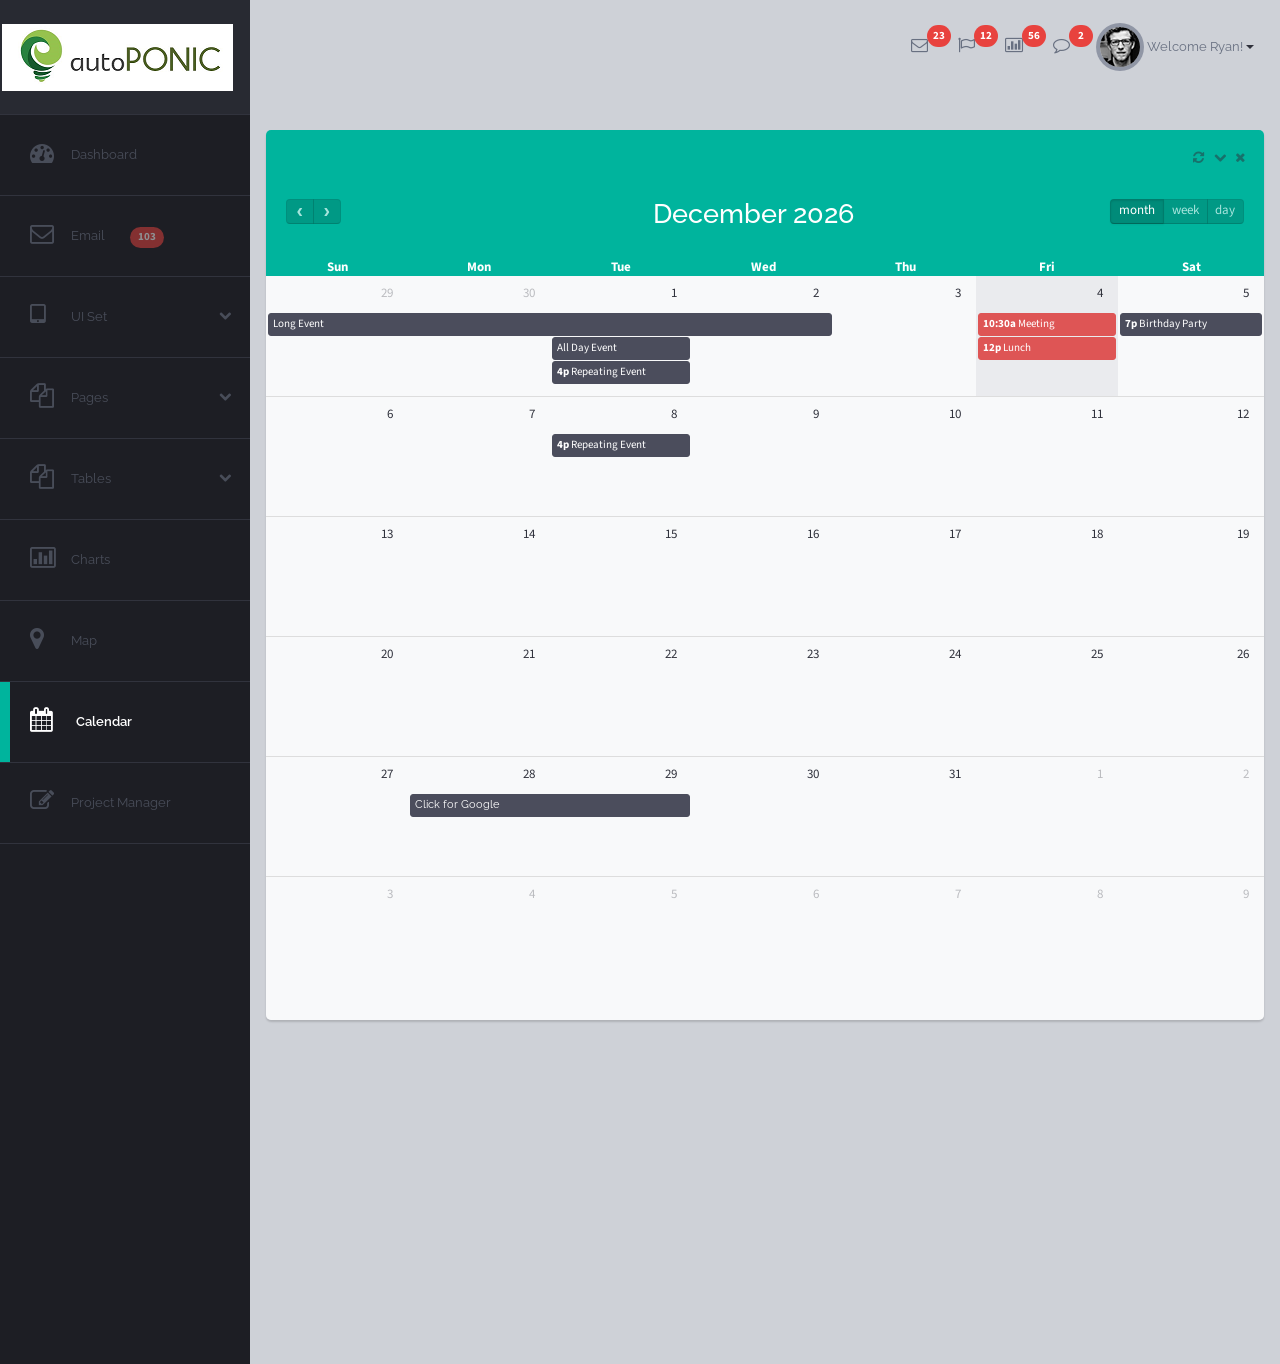
<file: visao/calendar.html>
<!DOCTYPE html>
<html lang="en">
    <head>
        <meta charset="utf-8">
        <meta name="viewport" content="width=device-width, initial-scale=1.0">
        <meta name="description" content="">
        <meta name="author" content="">
        <title>Neu v1.0  |  Responsive Admin Skin</title>

    <!-- Bootstrap core CSS -->
    <link href="dist/css/bootstrap.css" rel="stylesheet">

    <!-- Boostrap Theme -->
    <link href="css/skin.css" rel="stylesheet">
    <link href="css/boostrap-overrides.css" rel="stylesheet">
    <link href="css/theme.css" rel="stylesheet">
        
    <!-- Add custom CSS here -->
    <link href="assets/css/sidebar.css" rel="stylesheet">
    
    <!-- Plugins -->
    <link href="assets/css/font-awesome.css" rel="stylesheet">
    <link rel="stylesheet" href="assets/css/ezmark.css">
    <link href="assets/css/animate-custom.css" rel="stylesheet">
	<link href="assets/css/pushy.css" rel="stylesheet">
	<!-- Full Calendar -->
	<link rel='stylesheet' href="assets/plugins/full-calendar/jquery-ui.min.css" />
    <link href="assets/plugins/full-calendar/fullcalendar.css" rel='stylesheet' />
	<link href="assets/plugins/full-calendar/fullcalendar.print.css" rel='stylesheet' media='print' />
   
   
    <!-- HTML5 shim and Respond.js IE8 support of HTML5 elements and media queries -->
    <!--[if lt IE 9]>
    <script src="../../assets/js/html5shiv.js"></script>
    <script src="../../assets/js/respond.min.js"></script>
    <![endif]-->
        

</head>
<body>


    <!-- Slide out chat panel -->
    <nav class="pushy pushy-right">
        <div class="well-lg no-radius">
            <i class="icon-group"></i>&nbsp;&nbsp;&nbsp;<strong>Chat</strong>&nbsp;&nbsp;<span class="text-transparent">(4)</span>
            <a href="javascript:;" class="close-chat-panel" data-dismiss="panel" aria-hidden="true"><i class="icon-remove pull-right text-transparent"></i></a>
			<br><br><div class="input-group inverse input-group-sm no-padding">
                      <span class="input-group-addon"><i class="icon-search text-transparent"></i></span>
                      <input type="text" class="form-control" placeholder="Search">
            </div>
           <div class="clearfix"></div>
        </div>
        <ul class="chat align-center-vert-alt">
            <li>
            	<a href="#"><img src="img/tn_user_07.jpg" alt="User" class="img-circle user-thumbnail-xs"></a>
            	<small><a href="#"> Amin Bhatnagar<span class="text-online pull-right"><i class="icon-circle text-online "></i></span></a></small>
                <div class="clearfix"></div>
            </li>
            <li>
            	<a href="#" class="pull-left"><img src="img/tn_user_02.jpg" alt="User" class="img-circle user-thumbnail-xs"></a>
            	<small><a href="#">Gina Wheeling<span class="text-online pull-right"><i class="icon-circle text-online "></i></span></a></small>
                <div class="clearfix"></div>
            </li>
            <li>
            	<a href="#" class="pull-left"><img src="img/tn_user_03.jpg" alt="User" class="img-circle user-thumbnail-xs"></a>
            	<small><a href="#">Ryan Smith<span class="text-online pull-right"><i class="icon-circle text-online "></i></span></a></small>
                <div class="clearfix"></div>
            </li>
            <li>
            	<a href="#" class="pull-left"><img src="img/tn_user_04.jpg" alt="User" class="img-circle user-thumbnail-xs"></a>
            	<small><a href="#">Hai Thatcher<span class="text-online pull-right"><i class="icon-circle text-online "></i></span></a></small>
                <div class="clearfix"></div>
            </li>
            <li>
            	<a href="#" class="pull-left"><img src="img/tn_user_05.jpg" alt="User" class="img-circle user-thumbnail-xs"></a>
            	<small><a href="#">Jane Doe<span class="text-online pull-right"><i class="icon-circle text-danger"></i></span></a></small>
                <div class="clearfix"></div>
            </li>
           <li>
            	<a href="#" class="pull-left"><img src="img/tn_user_06.jpg" alt="User" class="img-circle user-thumbnail-xs"></a>
            	<small><a href="#">Carson Winters<span class="text-online pull-right"><i class="icon-circle text-danger "></i></span></a></small>
                <div class="clearfix"></div>
            </li>
            <li class="idle">
            	<a href="#" class="pull-left"><img src="img/tn_user_01.jpg" alt="User" class="img-circle user-thumbnail-xs"></a>
            	<small><a href="#">Peyton Max <span class="pull-right"><i class="icon-circle"></i></span></a></small>
                <div class="clearfix"></div>
            </li>
            <li class="idle">
            	<a href="#" class="pull-left"><img src="img/tn_user_05.jpg" alt="User" class="img-circle user-thumbnail-xs"></a>
            	<small><a href="#">Brianna Winters<span class="pull-right"><i class="icon-circle"></i></span></a></small>
                <div class="clearfix"></div>
            </li>
            <li class="idle">
            	<a href="#" class="pull-left"><img src="img/tn_user_03.jpg" alt="User" class="img-circle user-thumbnail-xs"></a>
            	<small><a href="#">Micheal Anderson<span class="pull-right"><i class="icon-circle"></i></span></a></small>
                <div class="clearfix"></div>
            </li>
        </ul>
    </nav>


  <!-- Container for chat panel push-->
  <div id="container"> 
   <!-- Top Navbar  -->
        <div class="navbar navbar-static-top " role="navigation">
            <div class="navbar-header navbar-inverse text-center">
                <button type="button" class="navbar-toggle border-left-med no-radius" id="menu-toggle">
                <span class="sr-only">Toggle navigation</span>
                <span class="icon-bar"></span>
                <span class="icon-bar"></span>
                <span class="icon-bar"></span>
                </button>
                <button type="button" class="navbar-toggle border-left-med no-radius" data-toggle="collapse" data-target=".navbar-collapse">
                <span class="sr-only">Toggle navigation</span>
                <span class="avatar"><img src="img/avatar.jpg" alt="Ryan" class="img-circle"></span>
                </button>
                <!-- logo -->
                <div class="navbar-brand"><a href="index.html"> <img src="img/logo.png" alt="logo"></a></div>
                <!-- / logo -->
            </div>
            <!-- user -->
            <div class="collapse navbar-collapse navbar-ex1-collapse">
                <ul class="nav navbar-nav navbar-right navbar-user">
                    <!-- new messages -->
                    <li class="dropdown messages-dropdown">
                        <a href="#" class="dropdown-toggle announcements" data-toggle="dropdown"><i class="icon-envelope-alt"></i><span class="badge">23</span></a>
                        <ul class="dropdown-menu">
                            <li class="dropdown-header header-inverse"><i class="icon-envelope"></i>23 New Messages</li>
                            <li class="message-preview">
                                    <a href="#">
                                    <img src="img/tn_user_02.jpg" alt="User" class="img-circle user-thumbnail-xs">
                                    <span class="name pull-left">Maya Smith</span>
                                    <span class="label label-primary pull-right">Just Now</span><br>
                                    <span class="message text-transparent">Hi Ryan, I received a message from quis...</span>
                                    </a>
                            </li>
                            <li class="divider"></li>
                            <li class="message-preview">
                                <a href="#">
                                <img src="img/tn_user_01.jpg" alt="User" class="img-circle user-thumbnail-xs">
                                <span class="name pull-left">James Doe</span>
                                <span class="time pull-right text-transparent"><i class="icon-time"></i> 4:34 PM</span><br>
                                <span class="message text-transparent">Good Afternoon Ryan, Were you able to...</span>
                                </a>
                            </li>
                            <li class="divider"></li>
                            <li class="message-preview">
                                <a href="#">
                                <img src="img/tn_user_04.jpg" alt="User" class="img-circle user-thumbnail-xs">
                                <span class="name pull-left">Benjamin Taylor</span>
                                <span class="time pull-right text-transparent"><i class="icon-time"></i> 1:56 PM</span><br>
                                <span class="message text-transparent">Hey, Can you give me a call when you get a...</span>
                                </a>
                            </li>
                            <li class="divider"></li>
                            <li class="dropdown-footer text-center">
                                <a href="#">
                                See all new messages
                                </a>
                            </li>
                        </ul>
                    </li>
                    <!-- alerts -->
                    <li class="dropdown">
                        <a href="#" class="dropdown-toggle announcements" data-toggle="dropdown">
                        <i class="icon-flag-alt"></i><span class="badge animated-delay flash">12</span></a>
                        <ul class="dropdown-menu">
                            <li class="dropdown-header header-inverse"><i class="icon-star"></i>12 Notifications </li>
                            <li class="notification">
                                <a href="#">
                                <span class="pull-left"><span class="label label-success"><i class="icon-comment"></i></span>  New Comment</span>
                                <span class="time pull-right text-transparent">Just Now</span><br>
                                </a>
                            </li>
                            <li class="notification">
                                <a href="#">
                                <span class="pull-left"><span class="label label-success"><i class="icon-comment"></i></span>  New Comment</span>
                                <span class="time pull-right text-transparent">5 Minutes Ago</span><br>
                                </a>
                            </li>
                            <li class="notification">
                                <a href="#">
                                <span class="pull-left"><span class="label label-primary"><i class="icon-user"></i></span>  12 New Users</span>
                                <span class="time pull-right text-transparent">23 Minutes ago</span><br>
                                </a>
                            </li>
                            <li class="notification">
                                <a href="#">
                                <span class="pull-left"><span class="label label-danger"><i class="icon-flag"></i></span>  Canceled Transaction</span>
                                <span class="time pull-right text-transparent">12 Hours Ago</span><br>
                                </a>
                            </li>
                            <li class="notification">
                                <a href="#">
                                <span class="pull-left"><span class="label label-warning"><i class="icon-shopping-cart"></i></span>  Canceled Transaction</span>
                                <span class="time pull-right text-transparent">Yesterday</span><br>
                                </a>
                            </li>
                            <li class="divider"></li>
                            <li class="dropdown-footer text-center">
                                <a href="#">
                                See all notifications
                                </a>
                            </li>
                        </ul>
                    </li>
                    <li class="dropdown alerts-dropdown">
                        <a href="#" class="dropdown-toggle announcements" data-toggle="dropdown"><i class="icon-bar-chart"></i><span class="badge">56</span></a>
                        <ul class="dropdown-menu">
                            <li class="dropdown-header header-inverse"><i class="icon-bar-chart"></i>6 Pending Tasks </li>
                            <li>
                                <a href="javascript:void(0);">
                                    <span class="task">
                                    <span class="desc">November orders </span>
                                    </span>
                                    <div class="progress progress-striped active">
                                        <div class="progress-bar"  role="progressbar" aria-valuenow="45" aria-valuemin="0" aria-valuemax="100" style="width: 45%">
                                        </div>
                                    </div>
                                </a>
                            </li>
                            <li>
                                <a href="javascript:void(0);">
                                    <span class="task">
                                    <span class="desc">Invoices paid</span>
                                    </span>
                                    <div class="progress progress-striped active">
                                        <div class="progress-bar progress-bar-success"  role="progressbar" aria-valuenow="45" aria-valuemin="0" aria-valuemax="100" style="width:65%">
                                        </div>
                                    </div>
                                </a>
                            </li>
                            <li>
                                <a href="javascript:void(0);">
                                    <span class="task">
                                    <span class="desc">Updates</span>
                                    </span>
                                    <div class="progress progress-striped active">
                                        <div class="progress-bar progress-bar-warning"  role="progressbar" aria-valuenow="45" aria-valuemin="0" aria-valuemax="100" style="width:35%">
                                        </div>
                                    </div>
                                </a>
                            </li>
                            <li>
                                <a href="javascript:void(0);">
                                    <span class="task">
                                    <span class="desc">Unread emails</span>
                                    </span>
                                    <div class="progress progress-striped active">
                                        <div class="progress-bar progress-bar-danger"  role="progressbar" aria-valuenow="45" aria-valuemin="0" aria-valuemax="100" style="width:15%">
                                        </div>
                                    </div>
                                </a>
                            </li>
                            <li class="divider"></li>
                            <li class="dropdown-footer text-center">
                                <a href="#">
                                See all tasks
                                </a>
                            </li>
                        </ul>
                    </li>
                    <li class="dropdown">
                    	<a href="#"><div class="menu-btn"><i class="icon-comment-alt"></i><span class="badge">2</span></div></a>
                      
                    </li>
                    <li class="avatar dropdown user-dropdown">
                        <a href="#" class="dropdown-toggle" data-toggle="dropdown"><img src="img/avatar.jpg" alt="Ryan" class="img-circle nav-avatar">Welcome Ryan!<b class="caret"></b></a>
                        <ul class="dropdown-menu">
                            <li><a href="user-profile.html"><i class="icon-user"></i> Profile</a></li>
                            <li><a href="email.html"><i class="icon-envelope"></i> Inbox</a></li>
                            <li><a href="#"><i class="icon-gear"></i> Settings</a></li>
                            <li class="divider"></li>
                            <li><a href="login.html"><i class="icon-power-off"></i> Log Out</a></li>
                        </ul>
                    </li>
                </ul>
            </div>
            <!-- / nav-collapse -->
        </div>
        <!-- / top Navbar -->
        
		<!-- Wrapper for content below nav bar -->
        <div id="wrapper">
         <!-- Sidebar -->
          <div id="sidebar-wrapper" class="stretch-full-height">
            <ul class="sidebar-nav">
              <li>
                <a href="index.html">
                <span class="nav-icon"><i class="icon-dashboard icon-2x"></i></span>
                <span class="sidebar-menu-item-text">Dashboard</span></a>            
              </li>
              <li>
                 <a href="email.html">
                 <span class="nav-icon"><i class="icon-envelope-alt icon-2x"></i></span>
                 <span class="sidebar-menu-item-text">Email</span>
                 <span class="responsive-hide badge">103</span>
                 </a>
              </li>
              <li class="nav-header"  data-toggle="collapse" data-target="#uiMenu"> 
                  <a href="#">
                      <span class="nav-icon"><i class="icon-tablet icon-2x"></i></span>
                      <span class="sidebar-menu-item-text">UI Set</span>
                      <i class="icon-chevron-down pull-right"></i>
                  </a>
                  <ul class="nav nav-list collapse submenu" id="uiMenu">
                        <li><a href="buttons.html">Buttons</a></li>
                        <li><a href="typography.html">Typography</a></li>
                        <li><a href="modals.html">Modals</a></li>
                        <li><a href="panels.html">Panels</a></li>
                        <li><a href="tabs.html">Tabs & Accordians</a></li>
                        <li><a href="sliders.html">Sliders</a></li>
                        <li><a href="notifications.html">Notifications</a></li>
                    </ul>
        	  </li>
        	  <li class="nav-header"  data-toggle="collapse" data-target="#pages"> 
                  <a href="#">
                      <span class="nav-icon"><i class="icon-copy icon-2x"></i></span>
                      <span class="sidebar-menu-item-text">Pages</span>
                      <i class="icon-chevron-down pull-right"></i>
                  </a>
                  <ul class="nav nav-list collapse submenu" id="pages">
                         <li><a href="user-profile.html">User Profile</a></li>
                         <li><a href="login.html">Login</a></li>
                         <li><a href="register.html">Register</a></li>
                         <li><a href="404.html">404 Page</a></li>
                         <li><a href="message.html">Send Message</a></li>
                    </ul>
        	  </li>
        	  <li class="nav-header"  data-toggle="collapse" data-target="#tables"> 
                  <a href="#">
                      <span class="nav-icon"><i class="icon-copy icon-2x"></i></span>
                      <span class="sidebar-menu-item-text">Tables</span>
                      <i class="icon-chevron-down pull-right"></i>
                  </a>
                  <ul class="nav nav-list collapse submenu" id="tables">
						<li><a href="basic.html">Basic</a></li>
                        <li><a href="data.html">Data</a></li>
                    </ul>
        	  </li>
              <li>
                <a href="charts.html">
                <span class="nav-icon"><i class="icon-bar-chart icon-2x"></i></span>
                <span class="sidebar-menu-item-text">Charts</span></a>            
              </li>
              <li>
                <a href="maps.html">
                <span class="nav-icon"><i class="icon-map-marker icon-2x"></i></span>
                <span class="sidebar-menu-item-text">Map</span></a>            
              </li>
              <li>
                <a href="calendar.html" class="active-title">
                <span class="nav-icon"><i class="icon-calendar icon-2x"></i></span>
                <span class="sidebar-menu-item-text">Calendar</span></a>            
              </li>
              <li>
                <a href="project-manager.html">
                <span class="nav-icon"><i class="icon-edit icon-2x"></i></span>
                <span class="sidebar-menu-item-text">Project Manager</span></a>            
              </li>
            </ul>
          </div><!-- /sidebar -->
          
          <!-- preloader -->
          <div class='preloader-wrapper'>
           <div class="preloader">
               <img src="img/preloader.png" alt='loading image'/>
           </div>
		  </div><!-- / preloader -->

          <!-- Keep all page content within the page-content-wrapper -->
          <div id="page-content-wrapper" class="animated-med-delay fadeInRight">

                <div class="panel">
                       <div class="panel-heading brand-primary-bg">
                          <div class="tools pull-right">
                             <a href="#"><i class="icon-refresh text-transparent"></i></a>
                             <a href="javascript:;"  data-toggle="collapse"  data-target="#collapseOne"><i class="icon-chevron-down text-transparent"></i></a>
                             <a href="#" class="close-panel" data-dismiss="panel" aria-hidden="true"><i class="icon-remove text-transparent"></i></a>
                          </div>
                          <div class="clearfix"></div>
                       </div>
                       <div class="panel-body no-padding"><div id='calendar'></div></div>
                       <div class="panel-footer"></div>
               </div>   
           
          </div><!-- /page-content-wrapper -->
		</div><!-- / wrapper for content below nav bar -->

	</div><!-- end container for chat panel push-->

	
   	    <!-- JavaScript -->
        <!-- Placed at the end of the document so the pages load faster -->
        <!-- Theme Core -->
		<script src="assets/js/jquery.js"></script>
    	<script src="assets/js/modernizr-2.6.2.min.js"></script>
        <script src="dist/js/bootstrap.js"></script>
        <script type="text/javascript" src="assets/js/jquery-ui-1.10.4.custom.min.js"></script>

        <!-- Preloader -->
		<script>
            $(window).load(function(){
             $('.preloader-wrapper').fadeOut();
            });
        </script>
	    <!-- Pushy JS --> 
        <script src="assets/js/pushy.js"></script>

        <!-- Custom -->
		<script src="assets/js/sidebar-navbar.js"></script>
        <script src="assets/js/script.js"></script>
		
		<!-- Full Calendar -->
		<script src="assets/plugins/full-calendar/jquery-ui.custom.min.js"></script>
        <script src="assets/plugins/full-calendar/fullcalendar.js"></script>
        <script>
        
            $(document).ready(function() {
            
                var date = new Date();
                var d = date.getDate();
                var m = date.getMonth();
                var y = date.getFullYear();
                
                var calendar = $('#calendar').fullCalendar({
                    header: {
                        left: 'prev,next today',
                        center: 'title',
                        right: 'month,agendaWeek,agendaDay'
                    },
                    selectable: true,
                    selectHelper: true,
                    select: function(start, end, allDay) {
                        var title = prompt('Event Title:');
                        if (title) {
                            calendar.fullCalendar('renderEvent',
                                {
                                    title: title,
                                    start: start,
                                    end: end,
                                    allDay: allDay
                                },
                                true // make the event "stick"
                            );
                        }
                        calendar.fullCalendar('unselect');
                    },
                    editable: true,
                    events: [
                        {
                            title: 'All Day Event',
                            start: new Date(y, m, 1)
                        },
                        {
                            title: 'Long Event',
                            start: new Date(y, m, d-5),
                            end: new Date(y, m, d-2)
                        },
                        {
                            id: 999,
                            title: 'Repeating Event',
                            start: new Date(y, m, d-3, 16, 0),
                            allDay: false
                        },
                        {
                            id: 999,
                            title: 'Repeating Event',
                            start: new Date(y, m, d+4, 16, 0),
                            allDay: false
                        },
                        {
                            title: 'Meeting',
                            start: new Date(y, m, d, 10, 30),
                            allDay: false, 
							backgroundColor: 'rgb(222, 85, 85)',
							borderColor: 'rgb(222, 85, 85)'
                        },
                        {
                            title: 'Lunch',
                            start: new Date(y, m, d, 12, 0),
                            end: new Date(y, m, d, 14, 0),
                            allDay: false,
							backgroundColor: 'rgb(222, 85, 85)',
							borderColor: 'rgb(222, 85, 85)'
                        },
                        {
                            title: 'Birthday Party',
                            start: new Date(y, m, d+1, 19, 0),
                            end: new Date(y, m, d+1, 22, 30),
                            allDay: false
                        },
                        {
                            title: 'Click for Google',
                            start: new Date(y, m, 28),
                            end: new Date(y, m, 29),
                            url: 'http://google.com/'
                        }
                    ]
                });
                
            });
        
        </script>
</body>
</html>
</file>
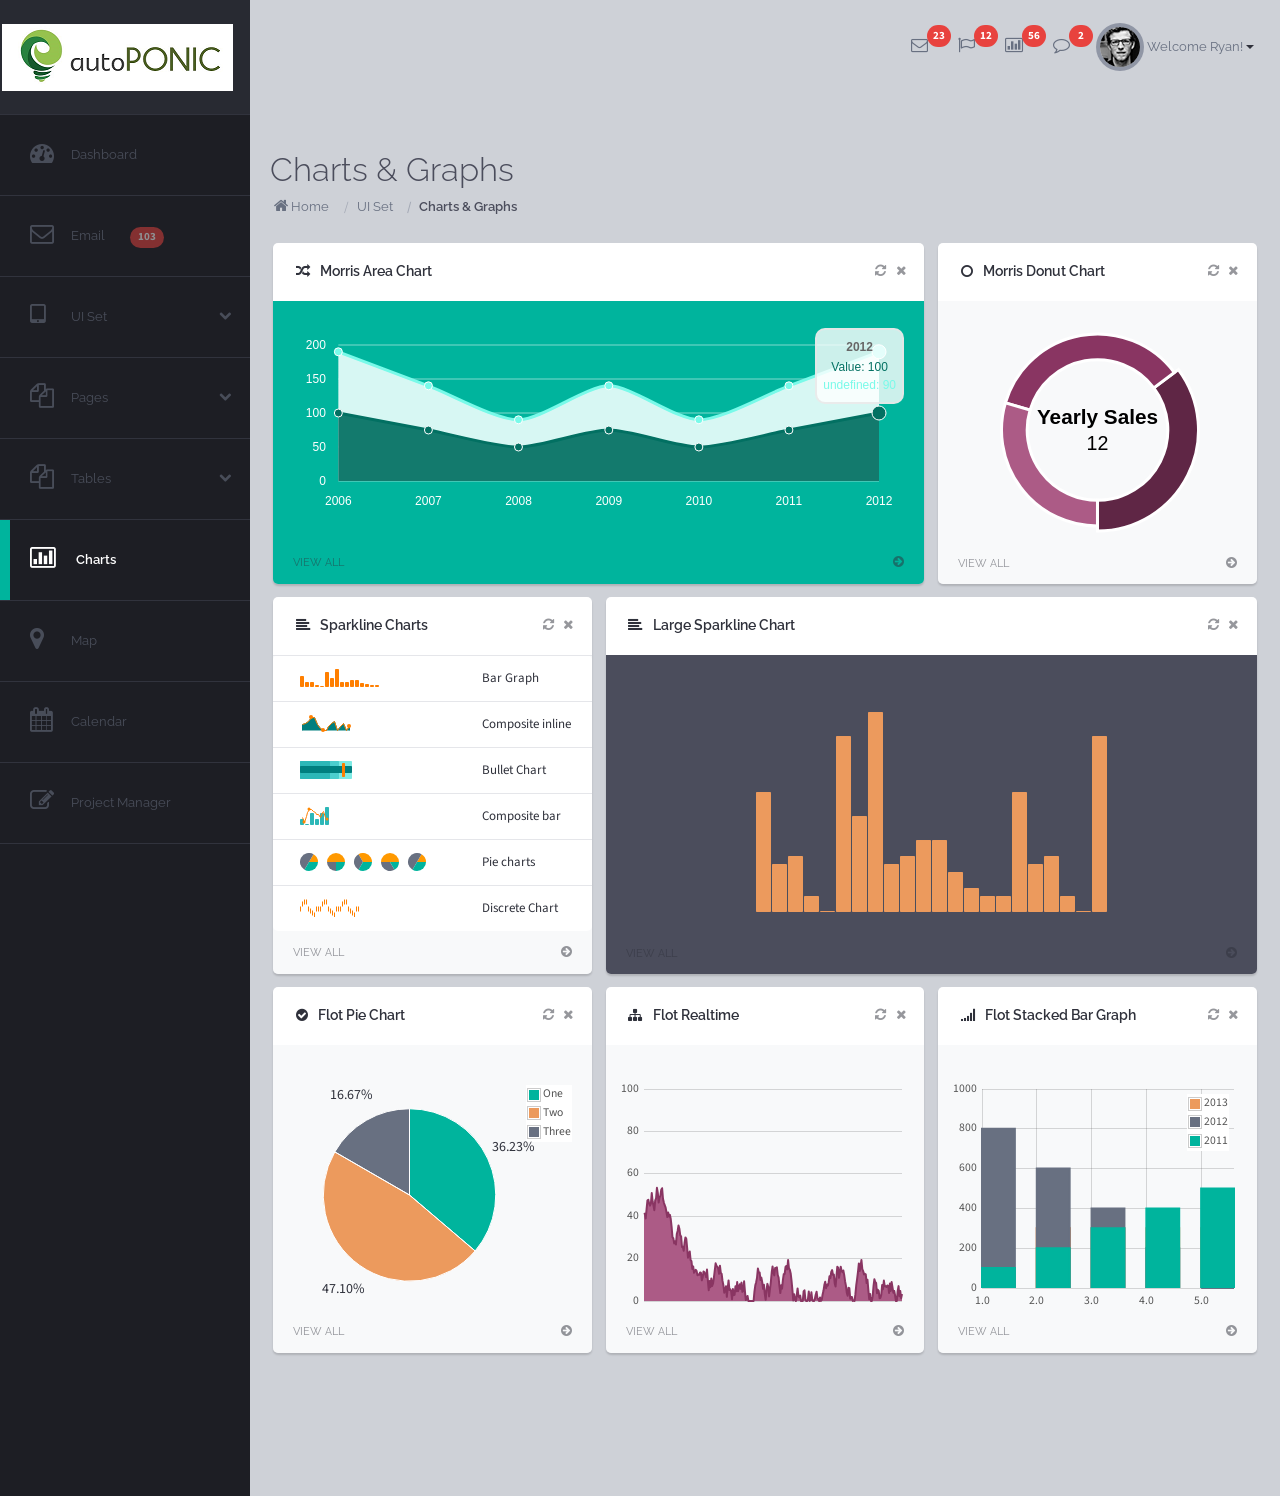
<file: visao/charts.html>
<!DOCTYPE html>
<html lang="en">
    <head>
        <meta charset="utf-8">
        <meta name="viewport" content="width=device-width, initial-scale=1.0">
        <meta name="description" content="">
        <meta name="author" content="">
        <title>Neu v1.0  |  Responsive Admin Skin</title>

        <!-- Bootstrap core CSS -->
        <link href="dist/css/bootstrap.css" rel="stylesheet">
    
        <!-- Boostrap Theme -->
        <link href="css/skin.css" rel="stylesheet">
        <link href="css/boostrap-overrides.css" rel="stylesheet">
        <link href="css/theme.css" rel="stylesheet">
            
        <!-- Add custom CSS here -->
        <link href="assets/css/sidebar.css" rel="stylesheet">
        
        <!-- Plugins -->
        <link href="assets/css/font-awesome.css" rel="stylesheet">
        <link rel="stylesheet" href="assets/css/ezmark.css">
        <link href="assets/css/animate-custom.css" rel="stylesheet">
        <link href="assets/css/pushy.css" rel="stylesheet">
        <link href="assets/plugins/morris.js-0.4.3/morris.css" rel="stylesheet">
        
        <!-- Bootstrap core JavaScript -->
        <script src="assets/js/jquery.js"></script>
        <script src="dist/js/bootstrap.js"></script>
        
        
        <!-- HTML5 shim and Respond.js IE8 support of HTML5 elements and media queries -->
        <!--[if lt IE 9]>
        <script src="../../assets/js/html5shiv.js"></script>
        <script src="../../assets/js/respond.min.js"></script>
        <![endif]-->
	
  
 </head>
 <body>
     <!-- Slide out chat panel -->
    <nav class="pushy pushy-right">
        <div class="well-lg no-radius">
            <i class="icon-group"></i>&nbsp;&nbsp;&nbsp;<strong>Chat</strong>&nbsp;&nbsp;<span class="text-transparent">(4)</span>
            <a href="javascript:;" class="close-chat-panel" data-dismiss="panel" aria-hidden="true"><i class="icon-remove pull-right text-transparent"></i></a>
			<br><br><div class="input-group inverse input-group-sm no-padding">
                      <span class="input-group-addon"><i class="icon-search text-transparent"></i></span>
                      <input type="text" class="form-control" placeholder="Search">
            </div>
           <div class="clearfix"></div>
        </div>
        <ul class="chat align-center-vert-alt">
            <li>
            	<a href="#"><img src="img/tn_user_07.jpg" alt="User" class="img-circle user-thumbnail-xs"></a>
            	<small><a href="#"> Amin Bhatnagar<span class="text-online pull-right"><i class="icon-circle text-online "></i></span></a></small>
                <div class="clearfix"></div>
            </li>
            <li>
            	<a href="#" class="pull-left"><img src="img/tn_user_02.jpg" alt="User" class="img-circle user-thumbnail-xs"></a>
            	<small><a href="#">Gina Wheeling<span class="text-online pull-right"><i class="icon-circle text-online "></i></span></a></small>
                <div class="clearfix"></div>
            </li>
            <li>
            	<a href="#" class="pull-left"><img src="img/tn_user_03.jpg" alt="User" class="img-circle user-thumbnail-xs"></a>
            	<small><a href="#">Ryan Smith<span class="text-online pull-right"><i class="icon-circle text-online "></i></span></a></small>
                <div class="clearfix"></div>
            </li>
            <li>
            	<a href="#" class="pull-left"><img src="img/tn_user_04.jpg" alt="User" class="img-circle user-thumbnail-xs"></a>
            	<small><a href="#">Hai Thatcher<span class="text-online pull-right"><i class="icon-circle text-online "></i></span></a></small>
                <div class="clearfix"></div>
            </li>
            <li>
            	<a href="#" class="pull-left"><img src="img/tn_user_05.jpg" alt="User" class="img-circle user-thumbnail-xs"></a>
            	<small><a href="#">Jane Doe<span class="text-online pull-right"><i class="icon-circle text-danger"></i></span></a></small>
                <div class="clearfix"></div>
            </li>
           <li>
            	<a href="#" class="pull-left"><img src="img/tn_user_06.jpg" alt="User" class="img-circle user-thumbnail-xs"></a>
            	<small><a href="#">Carson Winters<span class="text-online pull-right"><i class="icon-circle text-danger "></i></span></a></small>
                <div class="clearfix"></div>
            </li>
            <li class="idle">
            	<a href="#" class="pull-left"><img src="img/tn_user_01.jpg" alt="User" class="img-circle user-thumbnail-xs"></a>
            	<small><a href="#">Peyton Max <span class="pull-right"><i class="icon-circle"></i></span></a></small>
                <div class="clearfix"></div>
            </li>
            <li class="idle">
            	<a href="#" class="pull-left"><img src="img/tn_user_05.jpg" alt="User" class="img-circle user-thumbnail-xs"></a>
            	<small><a href="#">Brianna Winters<span class="pull-right"><i class="icon-circle"></i></span></a></small>
                <div class="clearfix"></div>
            </li>
            <li class="idle">
            	<a href="#" class="pull-left"><img src="img/tn_user_03.jpg" alt="User" class="img-circle user-thumbnail-xs"></a>
            	<small><a href="#">Micheal Anderson<span class="pull-right"><i class="icon-circle"></i></span></a></small>
                <div class="clearfix"></div>
            </li>
        </ul>
    </nav>

  <!-- Container for chat panel push-->
  <div id="container"> 
   <!-- Top Navbar  -->
        <div class="navbar navbar-static-top " role="navigation">
            <div class="navbar-header navbar-inverse text-center">
                <button type="button" class="navbar-toggle border-left-med no-radius" id="menu-toggle">
                <span class="sr-only">Toggle navigation</span>
                <span class="icon-bar"></span>
                <span class="icon-bar"></span>
                <span class="icon-bar"></span>
                </button>
                <button type="button" class="navbar-toggle border-left-med no-radius" data-toggle="collapse" data-target=".navbar-collapse">
                <span class="sr-only">Toggle navigation</span>
                <span class="avatar"><img src="img/avatar.jpg" alt="Ryan" class="img-circle"></span>
                </button>
                <!-- logo -->
                <div class="navbar-brand"><a href="index.html"> <img src="img/logo.png" alt="logo"></a></div>
                <!-- / logo -->
            </div>
            <!-- user -->
            <div class="collapse navbar-collapse navbar-ex1-collapse">
                <ul class="nav navbar-nav navbar-right navbar-user">
                    <!-- new messages -->
                    <li class="dropdown messages-dropdown">
                        <a href="#" class="dropdown-toggle announcements" data-toggle="dropdown"><i class="icon-envelope-alt"></i><span class="badge">23</span></a>
                        <ul class="dropdown-menu">
                            <li class="dropdown-header header-inverse"><i class="icon-envelope"></i>23 New Messages</li>
                            <li class="message-preview">
                                    <a href="#">
                                    <img src="img/tn_user_02.jpg" alt="User" class="img-circle user-thumbnail-xs">
                                    <span class="name pull-left">Maya Smith</span>
                                    <span class="label label-primary pull-right">Just Now</span><br>
                                    <span class="message text-transparent">Hi Ryan, I received a message from quis...</span>
                                    </a>
                            </li>
                            <li class="divider"></li>
                            <li class="message-preview">
                                <a href="#">
                                <img src="img/tn_user_01.jpg" alt="User" class="img-circle user-thumbnail-xs">
                                <span class="name pull-left">James Doe</span>
                                <span class="time pull-right text-transparent"><i class="icon-time"></i> 4:34 PM</span><br>
                                <span class="message text-transparent">Good Afternoon Ryan, Were you able to...</span>
                                </a>
                            </li>
                            <li class="divider"></li>
                            <li class="message-preview">
                                <a href="#">
                                <img src="img/tn_user_04.jpg" alt="User" class="img-circle user-thumbnail-xs">
                                <span class="name pull-left">Benjamin Taylor</span>
                                <span class="time pull-right text-transparent"><i class="icon-time"></i> 1:56 PM</span><br>
                                <span class="message text-transparent">Hey, Can you give me a call when you get a...</span>
                                </a>
                            </li>
                            <li class="divider"></li>
                            <li class="dropdown-footer text-center">
                                <a href="#">
                                See all new messages
                                </a>
                            </li>
                        </ul>
                    </li>
                    <!-- alerts -->
                    <li class="dropdown">
                        <a href="#" class="dropdown-toggle announcements" data-toggle="dropdown">
                        <i class="icon-flag-alt"></i><span class="badge animated-delay flash">12</span></a>
                        <ul class="dropdown-menu">
                            <li class="dropdown-header header-inverse"><i class="icon-star"></i>12 Notifications </li>
                            <li class="notification">
                                <a href="#">
                                <span class="pull-left"><span class="label label-success"><i class="icon-comment"></i></span>  New Comment</span>
                                <span class="time pull-right text-transparent">Just Now</span><br>
                                </a>
                            </li>
                            <li class="notification">
                                <a href="#">
                                <span class="pull-left"><span class="label label-success"><i class="icon-comment"></i></span>  New Comment</span>
                                <span class="time pull-right text-transparent">5 Minutes Ago</span><br>
                                </a>
                            </li>
                            <li class="notification">
                                <a href="#">
                                <span class="pull-left"><span class="label label-primary"><i class="icon-user"></i></span>  12 New Users</span>
                                <span class="time pull-right text-transparent">23 Minutes ago</span><br>
                                </a>
                            </li>
                            <li class="notification">
                                <a href="#">
                                <span class="pull-left"><span class="label label-danger"><i class="icon-flag"></i></span>  Canceled Transaction</span>
                                <span class="time pull-right text-transparent">12 Hours Ago</span><br>
                                </a>
                            </li>
                            <li class="notification">
                                <a href="#">
                                <span class="pull-left"><span class="label label-warning"><i class="icon-shopping-cart"></i></span>  Canceled Transaction</span>
                                <span class="time pull-right text-transparent">Yesterday</span><br>
                                </a>
                            </li>
                            <li class="divider"></li>
                            <li class="dropdown-footer text-center">
                                <a href="#">
                                See all notifications
                                </a>
                            </li>
                        </ul>
                    </li>
                    <li class="dropdown alerts-dropdown">
                        <a href="#" class="dropdown-toggle announcements" data-toggle="dropdown"><i class="icon-bar-chart"></i><span class="badge">56</span></a>
                        <ul class="dropdown-menu">
                            <li class="dropdown-header header-inverse"><i class="icon-bar-chart"></i>6 Pending Tasks </li>
                            <li>
                                <a href="javascript:void(0);">
                                    <span class="task">
                                    <span class="desc">November orders </span>
                                    </span>
                                    <div class="progress progress-striped active">
                                        <div class="progress-bar"  role="progressbar" aria-valuenow="45" aria-valuemin="0" aria-valuemax="100" style="width: 45%">
                                        </div>
                                    </div>
                                </a>
                            </li>
                            <li>
                                <a href="javascript:void(0);">
                                    <span class="task">
                                    <span class="desc">Invoices paid</span>
                                    </span>
                                    <div class="progress progress-striped active">
                                        <div class="progress-bar progress-bar-success"  role="progressbar" aria-valuenow="45" aria-valuemin="0" aria-valuemax="100" style="width:65%">
                                        </div>
                                    </div>
                                </a>
                            </li>
                            <li>
                                <a href="javascript:void(0);">
                                    <span class="task">
                                    <span class="desc">Updates</span>
                                    </span>
                                    <div class="progress progress-striped active">
                                        <div class="progress-bar progress-bar-warning"  role="progressbar" aria-valuenow="45" aria-valuemin="0" aria-valuemax="100" style="width:35%">
                                        </div>
                                    </div>
                                </a>
                            </li>
                            <li>
                                <a href="javascript:void(0);">
                                    <span class="task">
                                    <span class="desc">Unread emails</span>
                                    </span>
                                    <div class="progress progress-striped active">
                                        <div class="progress-bar progress-bar-danger"  role="progressbar" aria-valuenow="45" aria-valuemin="0" aria-valuemax="100" style="width:15%">
                                        </div>
                                    </div>
                                </a>
                            </li>
                            <li class="divider"></li>
                            <li class="dropdown-footer text-center">
                                <a href="#">
                                See all tasks
                                </a>
                            </li>
                        </ul>
                    </li>
                    <li class="dropdown">
                    	<a href="#"><div class="menu-btn"><i class="icon-comment-alt"></i><span class="badge">2</span></div></a>
                      
                    </li>
                    <li class="avatar dropdown user-dropdown">
                        <a href="#" class="dropdown-toggle" data-toggle="dropdown"><img src="img/avatar.jpg" alt="Ryan" class="img-circle nav-avatar">Welcome Ryan!<b class="caret"></b></a>
                        <ul class="dropdown-menu">
                            <li><a href="user-profile.html"><i class="icon-user"></i> Profile</a></li>
                            <li><a href="email.html"><i class="icon-envelope"></i> Inbox</a></li>
                            <li><a href="#"><i class="icon-gear"></i> Settings</a></li>
                            <li class="divider"></li>
                            <li><a href="login.html"><i class="icon-power-off"></i> Log Out</a></li>
                        </ul>
                    </li>
                </ul>
            </div>
            <!-- / nav-collapse -->
        </div>
        <!-- / top Navbar -->
        
		<!-- Wrapper for content below nav bar -->
        <div id="wrapper">
         <!-- Sidebar -->
          <div id="sidebar-wrapper">
            <ul class="sidebar-nav">
              <li>
                <a href="index.html">
                <span class="nav-icon"><i class="icon-dashboard icon-2x"></i></span>
                <span class="sidebar-menu-item-text">Dashboard</span></a>            
              </li>
              <li>
                 <a href="email.html">
                 <span class="nav-icon"><i class="icon-envelope-alt icon-2x"></i></span>
                 <span class="sidebar-menu-item-text">Email</span>
                 <span class="responsive-hide badge">103</span>
                 </a>
              </li>
              <li class="nav-header"  data-toggle="collapse" data-target="#uiMenu"> 
                  <a href="#">
                      <span class="nav-icon"><i class="icon-tablet icon-2x"></i></span>
                      <span class="sidebar-menu-item-text">UI Set</span>
                      <i class="icon-chevron-down pull-right"></i>
                  </a>
                  <ul class="nav nav-list collapse submenu" id="uiMenu">
                        <li><a href="buttons.html">Buttons</a></li>
                        <li><a href="typography.html">Typography</a></li>
                        <li><a href="modals.html">Modals</a></li>
                        <li><a href="panels.html">Panels</a></li>
                        <li><a href="tabs.html">Tabs & Accordians</a></li>
                        <li><a href="sliders.html">Sliders</a></li>
                        <li><a href="notifications.html">Notifications</a></li>
                    </ul>
        	  </li>
        	  <li class="nav-header"  data-toggle="collapse" data-target="#pages"> 
                  <a href="#">
                      <span class="nav-icon"><i class="icon-copy icon-2x"></i></span>
                      <span class="sidebar-menu-item-text">Pages</span>
                      <i class="icon-chevron-down pull-right"></i>
                  </a>
                  <ul class="nav nav-list collapse submenu" id="pages">
                         <li><a href="user-profile.html">User Profile</a></li>
                         <li><a href="login.html">Login</a></li>
                         <li><a href="register.html">Register</a></li>
                         <li><a href="404.html">404 Page</a></li>
                         <li><a href="message.html">Send Message</a></li>
                    </ul>
        	  </li>
        	  <li class="nav-header"  data-toggle="collapse" data-target="#tables"> 
                  <a href="#">
                      <span class="nav-icon"><i class="icon-copy icon-2x"></i></span>
                      <span class="sidebar-menu-item-text">Tables</span>
                      <i class="icon-chevron-down pull-right"></i>
                  </a>
                  <ul class="nav nav-list collapse submenu" id="tables">
						<li><a href="basic.html">Basic</a></li>
                        <li><a href="data.html">Data</a></li>
                    </ul>
        	  </li>
              <li>
                <a href="charts.html" class="active-title">
                <span class="nav-icon"><i class="icon-bar-chart icon-2x"></i></span>
                <span class="sidebar-menu-item-text">Charts</span></a>            
              </li>
              <li>
                <a href="maps.html">
                <span class="nav-icon"><i class="icon-map-marker icon-2x"></i></span>
                <span class="sidebar-menu-item-text">Map</span></a>            
              </li>
              <li>
                <a href="calendar.html">
                <span class="nav-icon"><i class="icon-calendar icon-2x"></i></span>
                <span class="sidebar-menu-item-text">Calendar</span></a>            
              </li>
              <li>
                <a href="project-manager.html">
                <span class="nav-icon"><i class="icon-edit icon-2x"></i></span>
                <span class="sidebar-menu-item-text">Project Manager</span></a>            
              </li>
            </ul>
          </div><!-- /sidebar -->
          
          <!-- preloader -->
          <div class='preloader-wrapper'>
           <div class="preloader">
               <img src="img/preloader.png" alt='loading image'/>
           </div>
		  </div><!-- / preloader -->  
          
 		 <!-- Keep all page content within the page-content-wrapper -->
          <div id="page-content-wrapper" class="animated-med-delay fadeInRight">
                    <!-- main content header -->
                    <div class="row add-padding">
                            <div class="pull-left">
                                <h1>Charts & Graphs</h1>
                                <ol class="breadcrumb">
                                    <li><a href="#"><i class="icon-home"></i> Home</a></li>
                                    <li><a href="#">UI Set</a></li>
                                    <li class="active"><a href="#">Charts & Graphs</a></li>
                            	</ol>
                            </div>
                    </div><!-- / main content header -->
                    <!--Main Content-->
                    <!-- Row 1 -->
                    <div class="row">
                                  <div class="col-sm-8">
                                        <div class="panel">
                                            <div class="panel-heading">
                                                <div class="pull-left"><h4><i class="icon-random"></i> Morris Area Chart </h4></div>
                                                <div class="tools pull-right">
                                                    <a href="#"><i class="icon-refresh text-transparent"></i></a>
                                                    <a href="javascript:;" class="close-panel" data-dismiss="panel" aria-hidden="true"><i class="icon-remove text-transparent"></i></a>
                                                 </div>
                                                 <div class="clearfix"></div>
                                            </div>
                                            <div class="panel-body brand-primary-bg">
                                                <!-- graph -->
                                    			<div id="area-example" style="height:200px;" class="no-padding"></div><!-- /graph -->
                                                
                                            </div>
                                            <div class="panel-footer brand-primary-bg">
                                            	<a href="#"><small>VIEW ALL</small></a> 
                                    			<a href="#"><div class="pull-right"><i class="icon-circle-arrow-right"></i></div></a> 
                                            </div>
                                        </div> 
                       			 </div>
                                 <div class="col-sm-4">
                                 	<div class="panel">
                                            <div class="panel-heading">
                                                <div class="pull-left"><h4><i class="icon-circle-blank"></i> Morris Donut Chart </h4></div>
                                                <div class="tools pull-right">
                                                    <a href="#"><i class="icon-refresh text-transparent"></i></a>
                                                    <a href="javascript:;" class="close-panel" data-dismiss="panel" aria-hidden="true"><i class="icon-remove text-transparent"></i></a>
                                                 </div>
                                                 <div class="clearfix"></div>
                                            </div>
                                            <div class="panel-body no-padding">
                                                <!--donut--> 
                                                <br>
                                                <div id="donut-example" style="height:222px;"></div>
                                                <!-- / donut -->
                                            </div>
                                            <div class="panel-footer">
                                            	<a href="#"><small>VIEW ALL</small></a> 
                                    			<a href="#"><div class="pull-right"><i class="icon-circle-arrow-right"></i></div></a> 
                                            </div>
                                        </div> 
                       			 </div>
                   	 </div> <!-- / row 1 -->
                     
                     <!-- Row 2 -->
                     <div class="row">
                                  <!-- Sparkline -->
                                  <div class="col-sm-4">
                                        <div class="panel">
                                            <div class="panel-heading">
                                                <div class="pull-left"><h4><i class="icon-align-left"></i> Sparkline Charts </h4></div>
                                                <div class="tools pull-right">
                                                    <a href="#"><i class="icon-refresh text-transparent"></i></a>
                                                    <a href="javascript:;" class="close-panel" data-dismiss="panel" aria-hidden="true"><i class="icon-remove text-transparent"></i></a>
                                                 </div>
                                                 <div class="clearfix"></div>
                                            </div>
                                            <div class="panel-body no-padding">
                                                <!--chart options--> 
                                                <table id="charts" class="table table-responsive table-hover">
                                                    <tbody>
                                                        <tr>
                                                            <td><span id="bar-ex">4,3,5,4,5,6</span></td>
                                                            <td>Bar Graph</td>
                                                        </tr>
                                                        <tr>
                                                            <td><span id="line-ex">4,3,5,4,5,6</span></td>
                                                            <td>Composite inline</td>
                                                        </tr>
                                                        <tr>
                                                            <td><span id="bullet-ex">4,3,5,4,5,6</span></td>
                                                            <td>Bullet Chart</td>
                                                        </tr>
                                                        <tr>
                                                            <td><span id="compositebar-ex">4,3,5,4,5,6</span></td>
                                                            <td>Composite bar</td>
                                                        </tr>
                                                        <tr>
                                                            <td>
                                                           		 <span id="pie-ex1">4,3,5,4,5,6</span>&nbsp;&nbsp;
                                                            	 <span id="pie-ex2">4,3,5,4,5,6</span>&nbsp;&nbsp;
                                                                 <span id="pie-ex3">4,3,5,4,5,6</span>&nbsp;&nbsp;
                                                                 <span id="pie-ex4">4,3,5,4,5,6</span>&nbsp;&nbsp;
                                                                 <span id="pie-ex5">4,3,5,4,5,6</span>&nbsp;&nbsp;
                                                            </td>
                                                            <td>Pie charts</td>
                                                        </tr>
                                  					    <tr>
                                                            <td><span id="discrete-ex">4,3,5,4,5,6</span></td>
                                                            <td>Discrete Chart</td>
                                                        </tr>
                                                    </tbody>
                                                </table>
                                                <!-- / chart options -->
                                            </div>
                                            <div class="panel-footer">
                                            	<a href="#"><small>VIEW ALL</small></a> 
                                    			<a href="#"><div class="pull-right"><i class="icon-circle-arrow-right"></i></div></a> 
                                            </div>
                                        </div> 
                       			 </div><!-- / sparkline -->
                                 
                                 <!--  large sparkline charts -->
                                 <div class="col-sm-8">
                                        <div class="panel">
                                            <div class="panel-heading">
                                                <div class="pull-left"><h4><i class="icon-align-left"></i> Large Sparkline Chart </h4></div>
                                                <div class="tools pull-right">
                                                    <a href="#"><i class="icon-refresh text-transparent"></i></a>
                                                    <a href="javascript:;" class="close-panel" data-dismiss="panel" aria-hidden="true"><i class="icon-remove text-transparent"></i></a>
                                                 </div>
                                                 <div class="clearfix"></div>
                                            </div>
                                            <div class="panel-body text-center gray-dark-bg">
                                            	<br><br>
                                                <!-- sparkline -->
                                                <span id="bar-ex2">4,3,5,4,5,6</span><!-- / sparkline -->
                                            </div>
                                            <div class="panel-footer gray-dark-bg">
                                           	    <a href="#"><small>VIEW ALL</small></a> 
                                    			<a href="#"><div class="pull-right"><i class="icon-circle-arrow-right"></i></div></a>
                                            </div>
                                       </div>
                                  </div><!-- /large sparkline charts -->
                                            
                   	 </div> <!-- / row 2 -->
              		 <!-- Row 3 -->
                     <div class="row">
                                  <!-- Sparkline -->
                                  <div class="col-sm-4">
                                        <div class="panel">
                                            <div class="panel-heading">
                                                <div class="pull-left"><h4><i class="icon-ok-sign"></i> Flot Pie Chart </h4></div>
                                                <div class="tools pull-right">
                                                    <a href="#"><i class="icon-refresh text-transparent"></i></a>
                                                    <a href="javascript:;" class="close-panel" data-dismiss="panel" aria-hidden="true"><i class="icon-remove text-transparent"></i></a>
                                                 </div>
                                                 <div class="clearfix"></div>
                                            </div>
                                            <div class="panel-body no-padding">
                                            <!-- pie chart  -->
                                                    <div class="demo-container">
                                                        <div id="pieplaceholder" class="demo-placeholder"></div>
                                                    </div><!-- / pie chart  -->
                                            </div>
                                            <div class="panel-footer">
                                            	<a href="#"><small>VIEW ALL</small></a> 
                                    			<a href="#"><div class="pull-right"><i class="icon-circle-arrow-right"></i></div></a> 
                                            </div>
                                       </div>
                                  </div>
                                   <!-- Flot Realtime  -->
                                   <div class="col-sm-4">
                                        <div class="panel">
                                            <div class="panel-heading">
                                                <div class="pull-left"><h4><i class="icon-sitemap"></i> Flot Realtime </h4></div>
                                                <div class="tools pull-right">
                                                    <a href="#"><i class="icon-refresh text-transparent"></i></a>
                                                    <a href="javascript:;" class="close-panel" data-dismiss="panel" aria-hidden="true"><i class="icon-remove text-transparent"></i></a>
                                                 </div>
                                                 <div class="clearfix"></div>
                                            </div>
                                            <div class="panel-body no-padding">
                                            <!-- realtime chart  -->
                                            	<div id="content">
                                                    <div class="demo-container">
                                                        <div id="placeholder" class="demo-placeholder"></div>
                                                    </div>
                                            	</div><!-- / realtime chart  -->
                                            
                                            </div>
                                            <div class="panel-footer">
                                            	<a href="#"><small>VIEW ALL</small></a> 
                                    			<a href="#"><div class="pull-right"><i class="icon-circle-arrow-right"></i></div></a> 
                                            </div>
                                       </div>
                                  </div>
                                   <!-- Sparkline -->
                                  <div class="col-sm-4">
                                        <div class="panel">
                                            <div class="panel-heading">
                                                <div class="pull-left"><h4><i class="icon-signal"></i> Flot Stacked Bar Graph </h4></div>
                                                <div class="tools pull-right">
                                                    <a href="#"><i class="icon-refresh text-transparent"></i></a>
                                                    <a href="javascript:;" class="close-panel" data-dismiss="panel" aria-hidden="true"><i class="icon-remove text-transparent"></i></a>
                                                 </div>
                                                 <div class="clearfix"></div>
                                            </div>
                                            <div class="panel-body no-padding">
                                            <!-- bar chart  -->
                                                    <div class="demo-container">
                                                        <div id="barplaceholder" class="demo-placeholder"></div>
                                                    </div><!-- / bar chart  -->
                                            </div>
                                            <div class="panel-footer">
                                           		<a href="#"><small>VIEW ALL</small></a> 
                                    			<a href="#"><div class="pull-right"><i class="icon-circle-arrow-right"></i></div></a> 
                                            </div>
                                       </div>
                                  </div>
                                   
                     </div><!-- / row 3 -->

            	</div><!--/ page Content Wrapper-->
            </div><!-- / Wrapper for content below nav bar -->
       </div> <!--/ push wrapper-->

        
        <!-- Plugins & Custom -->
        <!-- Placed at the end of the document so the pages load faster -->
               <!-- Preloader -->
	   <script>
            $(window).load(function(){
             $('.preloader-wrapper').fadeOut();
            });
        </script>
		<script src="assets/js/modernizr-2.6.2.min.js"></script>
        <script type="text/javascript" src="assets/js/jquery-ui-1.10.4.custom.min.js"></script>
        
        <!-- Sparkline -->
		<script src="assets/js/jquery.sparkline.js"></script>
	
        <!-- Flot -->
        <script language="javascript" type="text/javascript" src="assets/plugins/flot/jquery.flot.js"></script>
	    <script language="javascript" type="text/javascript" src="assets/plugins/flot/jquery.flot.pie.js"></script>
        <script language="javascript" type="text/javascript" src="assets/plugins/flot/jquery.flot.resize.js"></script>
       	<script type="text/javascript">
			$(window).load(function(){
				var data = [
					{label: '2013', color:'#ec9a5d', data: [[2,300], [2,300], [3,300], [4,300], [5,300]]},
					{label: '2012', color:'#687081', data: [[1,800], [2,600], [3,400], [4,200], [5,0]]},
					{label: '2011', color:'#00b49d', data: [[1,100], [2,200], [3,300], [4,400], [5,500]]},
				];
			
			$.plot($("#barplaceholder"), data, {
				grid: {
                        borderWidth:0,
				},
				series: {
					stack: 1,
					bars: {
						show: true,
						barWidth: 0.6,
						fill:1
					}
				}
			});
			});//]]>  
			</script>
			<script type='text/javascript'>//<![CDATA[ 
                $(window).load(function(){
					datapie = [
						{label: "One",  data: 50, color: '#00b49d'},
						{label: "Two",  data: 65, color: '#ec9a5d'},
						{label: "Three",  data: 23, color: '#687081'}
					];
					
					$.plot($("#pieplaceholder"), datapie, { 
						series: {
							 pie: {
								 show: true,
								 label: {
									 show: true,
									 formatter: function(label,point){
										 return(point.percent.toFixed(2) + '%');
										 
									 }
								 }
							}
						},        
						legend: {show: true}
					});
					
                
                });//]]>  
                
                </script>
               <script type="text/javascript">
                $(function() {
            
                    // We use an inline data source in the example, usually data would
                    // be fetched from a server
            
                    var data = [],
                        totalPoints = 300;
            
                    function getRandomData() {
            
                        if (data.length > 0)
                            data = data.slice(1);
            
                        // Do a random walk
            
                        while (data.length < totalPoints) {
            
                            var prev = data.length > 0 ? data[data.length - 1] : 50,
                                y = prev + Math.random() * 10 - 5;
            
                            if (y < 0) {
                                y = 0;
                            } else if (y > 100) {
                                y = 100;
                            }
            
                            data.push(y);
                        }
            
                        // Zip the generated y values with the x values
            
                        var res = [];
                        for (var i = 0; i < data.length; ++i) {
                            res.push([i, data[i]])
                        }
            
                        return res;
                    }
            
                    // Set up the control widget
            
                    var updateInterval = 30;
                    $("#updateInterval").val(updateInterval).change(function () {
                        var v = $(this).val();
                        if (v && !isNaN(+v)) {
                            updateInterval = +v;
                            if (updateInterval < 1) {
                                updateInterval = 1;
                            } else if (updateInterval > 2000) {
                                updateInterval = 2000;
                            }
                            $(this).val("" + updateInterval);
                        }
                    });
            
                    var plot = $.plot("#placeholder", [ getRandomData() ], {
                        grid: {
                        borderWidth:0,
                        markings: function(axes) {
                            var markings = [];
                            var xaxis = axes.xaxis;
                            for (var x = Math.floor(xaxis.min); x < xaxis.max; x += xaxis.tickSize * 2) {
                                markings.push({ xaxis: { from: x, to: x + xaxis.tickSize }, color: "rgba(232, 232, 255, 0.2)" });
                            }
                            return markings;
                        }
                    },
                    series: {
                            shadowSize: 0	// Drawing is faster without shadows
                        },
                        
                        yaxis: {
                            min: 0,
                            max: 100
                        },
                        xaxis: {
                            show: false
                        }
                    });
            
                    function update() {
            
                        plot.setData([getRandomData()]);
            
                        // Since the axes don't change, we don't need to call plot.setupGrid()
            
                        plot.draw();
                        setTimeout(update, updateInterval);
                    }
            
                    update();
            
                });
            
		</script>
        
        <!-- Custom -->
		<script src="assets/js/script.js"></script>   
		<script src="assets/js/sidebar-navbar.js"></script>
	   
        <!-- Pushy JS --> 
        <script src="assets/js/pushy.js"></script>

		<!-- Morris Chart -->
        <script src="assets/plugins/morris.js-0.4.3/morris.js"></script>
        <script src="assets/js/rap2AC.js"></script>
        <script src="assets/plugins/morris.js-0.4.3/examples/lib/example.js"></script>
        
        <!-- Chart Sample Data -->
        <script src="assets/js/chart-data.js"></script>
		<script>
            Morris.Area({
			  element: 'area-example',
			  data: [
				{ y: '2006', a: 100, b: 90 },
				{ y: '2007', a: 75,  b: 65 },
				{ y: '2008', a: 50,  b: 40 },
				{ y: '2009', a: 75,  b: 65 },
				{ y: '2010', a: 50,  b: 40 },
				{ y: '2011', a: 75,  b: 65 },
				{ y: '2012', a: 100, b: 90 }
			  ],
			  xkey: 'y',
			  ykeys: ['a', 'b'],
			  labels: ['Value'],
			  lineColors: ['#027062', '#79fae9', '#4da74d', '#afd8f8', '#edc240', '#cb4b4b', '#9440ed'], 
			});
			
			Morris.Donut({
			  element: 'donut-example',
			  data: [
				{label: "Yearly Sales", value: 12},
				{label: "Monthly Sales", value: 12},
				{label: "Weekly Sales", value: 10}
			  ],
			  colors: ['#5f2645', '#893562', '#ac5b86', '#95BBD7', '#B0CCE1', '#095791', '#095085', '#083E67', '#052C48', '#042135'] 
			  
			});

        </script>

        
		

        
    </body>
</html>
</file>
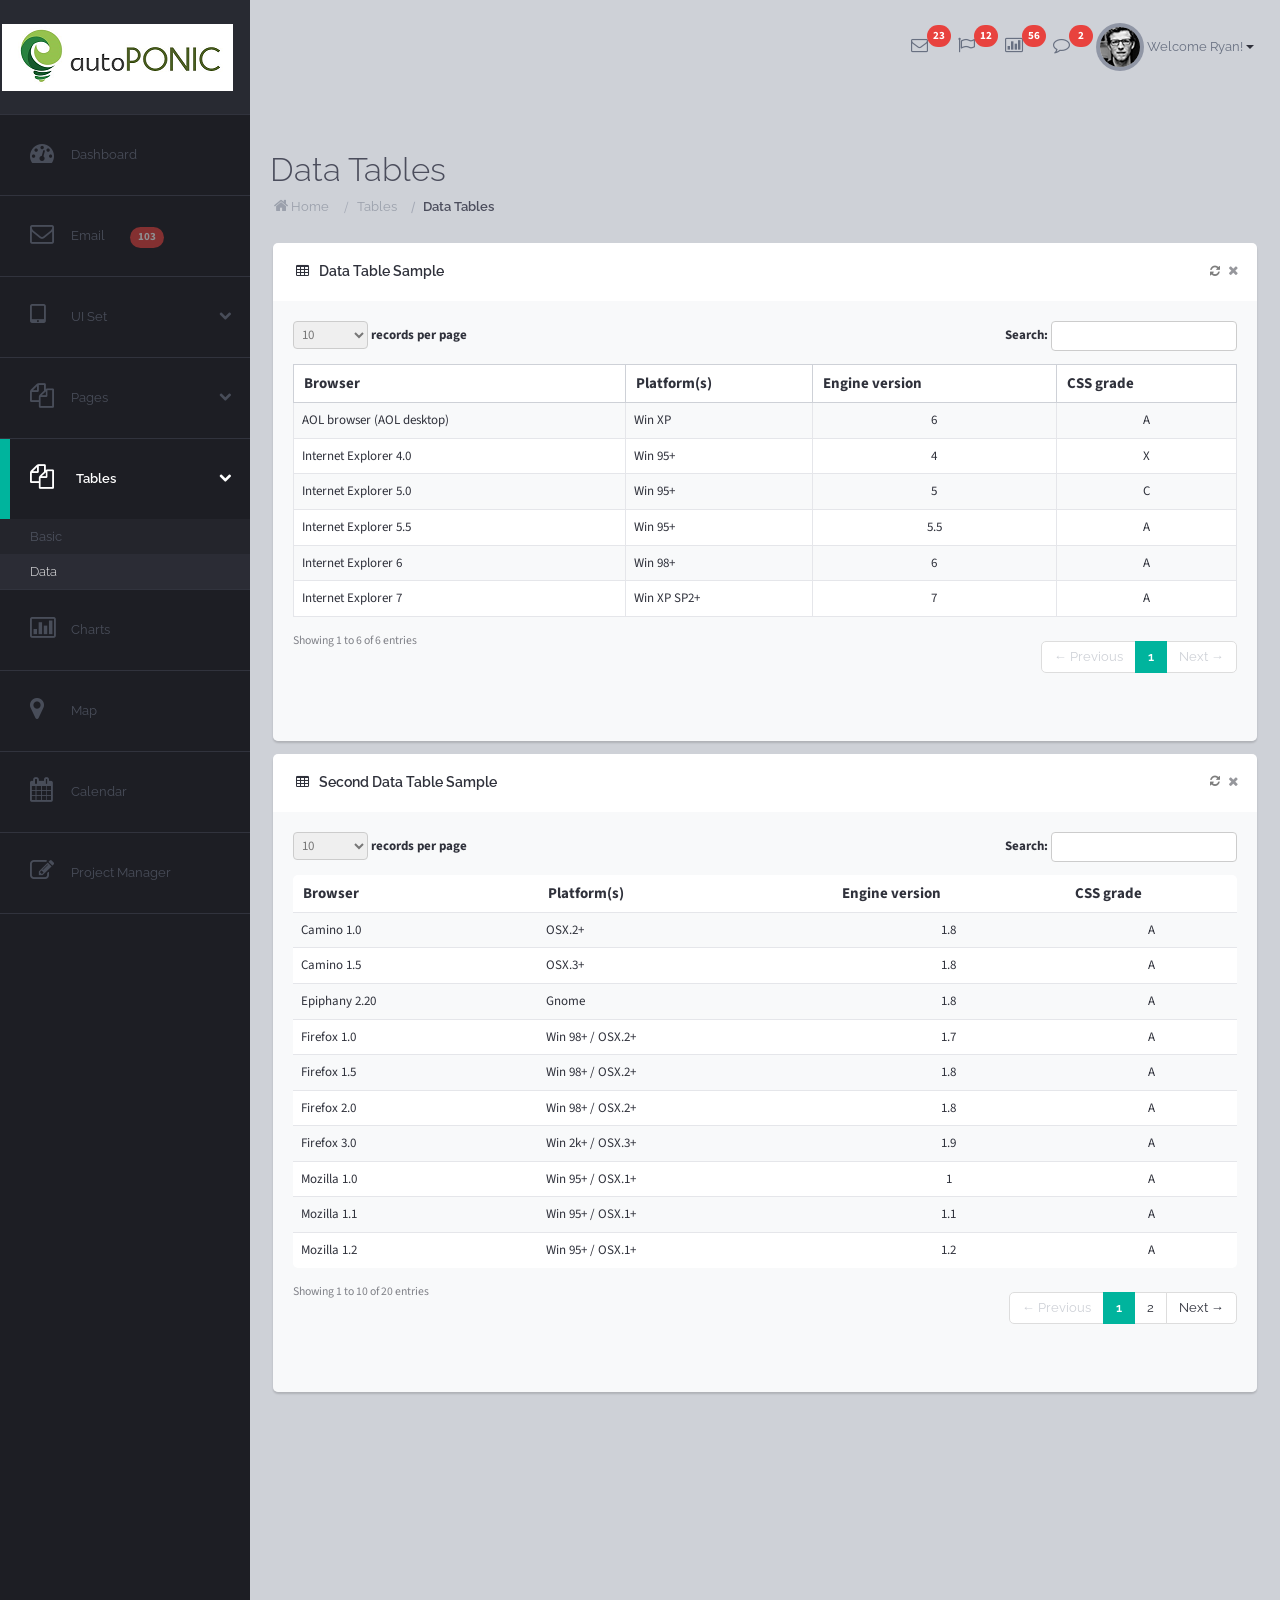
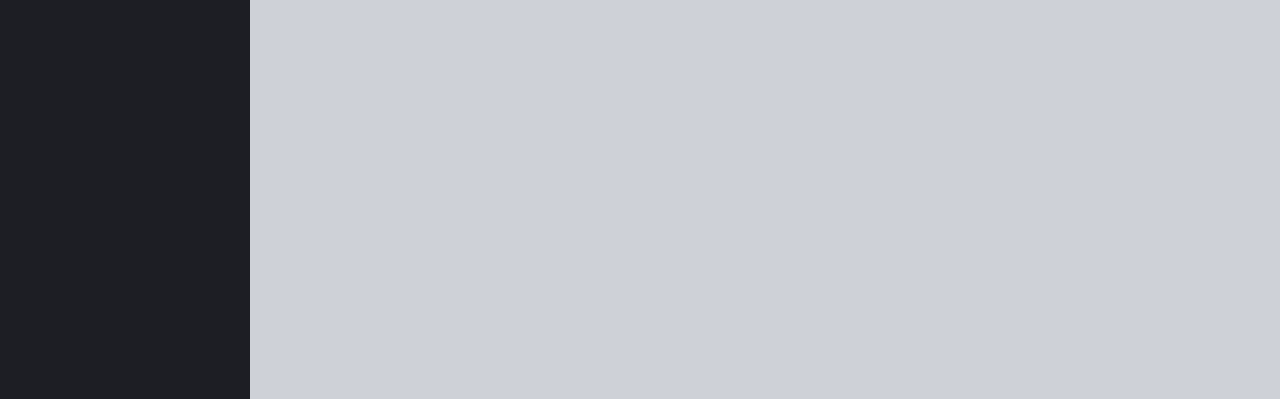
<file: visao/data.html>
<!DOCTYPE html>
<html lang="en">
    <head>
        <meta charset="utf-8">
        <meta name="viewport" content="width=device-width, initial-scale=1.0">
        <meta name="description" content="">
        <meta name="author" content="">
        <title>Neu v1.0  |  Responsive Admin Skin</title>

    <!-- Bootstrap core CSS -->
    <link href="dist/css/bootstrap.css" rel="stylesheet">

    <!-- Boostrap Theme -->
    <link href="css/skin.css" rel="stylesheet">
    <link href="css/boostrap-overrides.css" rel="stylesheet">
    <link href="css/theme.css" rel="stylesheet">
        
    <!-- Add custom CSS here -->
    <link href="assets/css/sidebar.css" rel="stylesheet">
    
    <!-- Plugins -->
    <link href="assets/css/font-awesome.css" rel="stylesheet">
    <link rel="stylesheet" href="assets/css/ezmark.css">
    <link href="assets/css/animate-custom.css" rel="stylesheet">
	<link href="assets/css/pushy.css" rel="stylesheet">
    <link rel="stylesheet" type="text/css" href="assets/plugins/DataTables-1.9.4/media/css/jquery.dataTables.css">
    <link rel="stylesheet" type="text/css" href="assets/plugins/DataTables-1.9.4/support/dataTables.bootstrap.css">
   
    <!-- HTML5 shim and Respond.js IE8 support of HTML5 elements and media queries -->
    <!--[if lt IE 9]>
    <script src="../../assets/js/html5shiv.js"></script>
    <script src="../../assets/js/respond.min.js"></script>
    <![endif]-->
	
    
</head>
<body>


    <!-- Slide out chat panel -->
    <nav class="pushy pushy-right">
        <div class="well-lg no-radius">
            <i class="icon-group"></i>&nbsp;&nbsp;&nbsp;<strong>Chat</strong>&nbsp;&nbsp;<span class="text-transparent">(4)</span>
            <a href="javascript:;" class="close-chat-panel" data-dismiss="panel" aria-hidden="true"><i class="icon-remove pull-right text-transparent"></i></a>
			<br><br><div class="input-group inverse input-group-sm no-padding">
                      <span class="input-group-addon"><i class="icon-search text-transparent"></i></span>
                      <input type="text" class="form-control" placeholder="Search">
            </div>
           <div class="clearfix"></div>
        </div>
        <ul class="chat align-center-vert-alt">
            <li>
            	<a href="#"><img src="img/tn_user_07.jpg" alt="User" class="img-circle user-thumbnail-xs"></a>
            	<small><a href="#"> Amin Bhatnagar<span class="text-online pull-right"><i class="icon-circle text-online "></i></span></a></small>
                <div class="clearfix"></div>
            </li>
            <li>
            	<a href="#" class="pull-left"><img src="img/tn_user_02.jpg" alt="User" class="img-circle user-thumbnail-xs"></a>
            	<small><a href="#">Gina Wheeling<span class="text-online pull-right"><i class="icon-circle text-online "></i></span></a></small>
                <div class="clearfix"></div>
            </li>
            <li>
            	<a href="#" class="pull-left"><img src="img/tn_user_03.jpg" alt="User" class="img-circle user-thumbnail-xs"></a>
            	<small><a href="#">Ryan Smith<span class="text-online pull-right"><i class="icon-circle text-online "></i></span></a></small>
                <div class="clearfix"></div>
            </li>
            <li>
            	<a href="#" class="pull-left"><img src="img/tn_user_04.jpg" alt="User" class="img-circle user-thumbnail-xs"></a>
            	<small><a href="#">Hai Thatcher<span class="text-online pull-right"><i class="icon-circle text-online "></i></span></a></small>
                <div class="clearfix"></div>
            </li>
            <li>
            	<a href="#" class="pull-left"><img src="img/tn_user_05.jpg" alt="User" class="img-circle user-thumbnail-xs"></a>
            	<small><a href="#">Jane Doe<span class="text-online pull-right"><i class="icon-circle text-danger"></i></span></a></small>
                <div class="clearfix"></div>
            </li>
           <li>
            	<a href="#" class="pull-left"><img src="img/tn_user_06.jpg" alt="User" class="img-circle user-thumbnail-xs"></a>
            	<small><a href="#">Carson Winters<span class="text-online pull-right"><i class="icon-circle text-danger "></i></span></a></small>
                <div class="clearfix"></div>
            </li>
            <li class="idle">
            	<a href="#" class="pull-left"><img src="img/tn_user_01.jpg" alt="User" class="img-circle user-thumbnail-xs"></a>
            	<small><a href="#">Peyton Max <span class="pull-right"><i class="icon-circle"></i></span></a></small>
                <div class="clearfix"></div>
            </li>
            <li class="idle">
            	<a href="#" class="pull-left"><img src="img/tn_user_05.jpg" alt="User" class="img-circle user-thumbnail-xs"></a>
            	<small><a href="#">Brianna Winters<span class="pull-right"><i class="icon-circle"></i></span></a></small>
                <div class="clearfix"></div>
            </li>
            <li class="idle">
            	<a href="#" class="pull-left"><img src="img/tn_user_03.jpg" alt="User" class="img-circle user-thumbnail-xs"></a>
            	<small><a href="#">Micheal Anderson<span class="pull-right"><i class="icon-circle"></i></span></a></small>
                <div class="clearfix"></div>
            </li>
        </ul>
    </nav>


  <!-- Container for chat panel push-->
  <div id="container"> 
   <!-- Top Navbar  -->
        <div class="navbar navbar-static-top " role="navigation">
            <div class="navbar-header navbar-inverse text-center">
                <button type="button" class="navbar-toggle border-left-med no-radius" id="menu-toggle">
                <span class="sr-only">Toggle navigation</span>
                <span class="icon-bar"></span>
                <span class="icon-bar"></span>
                <span class="icon-bar"></span>
                </button>
                <button type="button" class="navbar-toggle border-left-med no-radius" data-toggle="collapse" data-target=".navbar-collapse">
                <span class="sr-only">Toggle navigation</span>
                <span class="avatar"><img src="img/avatar.jpg" alt="Ryan" class="img-circle"></span>
                </button>
                <!-- logo -->
                <div class="navbar-brand"><a href="index.html"> <img src="img/logo.png" alt="logo"></a></div>
                <!-- / logo -->
            </div>
            <!-- user -->
            <div class="collapse navbar-collapse navbar-ex1-collapse">
                <ul class="nav navbar-nav navbar-right navbar-user">
                    <!-- new messages -->
                    <li class="dropdown messages-dropdown">
                        <a href="#" class="dropdown-toggle announcements" data-toggle="dropdown"><i class="icon-envelope-alt"></i><span class="badge">23</span></a>
                        <ul class="dropdown-menu">
                            <li class="dropdown-header header-inverse"><i class="icon-envelope"></i>23 New Messages</li>
                            <li class="message-preview">
                                    <a href="#">
                                    <img src="img/tn_user_02.jpg" alt="User" class="img-circle user-thumbnail-xs">
                                    <span class="name pull-left">Maya Smith</span>
                                    <span class="label label-primary pull-right">Just Now</span><br>
                                    <span class="message text-transparent">Hi Ryan, I received a message from quis...</span>
                                    </a>
                            </li>
                            <li class="divider"></li>
                            <li class="message-preview">
                                <a href="#">
                                <img src="img/tn_user_01.jpg" alt="User" class="img-circle user-thumbnail-xs">
                                <span class="name pull-left">James Doe</span>
                                <span class="time pull-right text-transparent"><i class="icon-time"></i> 4:34 PM</span><br>
                                <span class="message text-transparent">Good Afternoon Ryan, Were you able to...</span>
                                </a>
                            </li>
                            <li class="divider"></li>
                            <li class="message-preview">
                                <a href="#">
                                <img src="img/tn_user_04.jpg" alt="User" class="img-circle user-thumbnail-xs">
                                <span class="name pull-left">Benjamin Taylor</span>
                                <span class="time pull-right text-transparent"><i class="icon-time"></i> 1:56 PM</span><br>
                                <span class="message text-transparent">Hey, Can you give me a call when you get a...</span>
                                </a>
                            </li>
                            <li class="divider"></li>
                            <li class="dropdown-footer text-center">
                                <a href="#">
                                See all new messages
                                </a>
                            </li>
                        </ul>
                    </li>
                    <!-- alerts -->
                    <li class="dropdown">
                        <a href="#" class="dropdown-toggle announcements" data-toggle="dropdown">
                        <i class="icon-flag-alt"></i><span class="badge animated-delay flash">12</span></a>
                        <ul class="dropdown-menu">
                            <li class="dropdown-header header-inverse"><i class="icon-star"></i>12 Notifications </li>
                            <li class="notification">
                                <a href="#">
                                <span class="pull-left"><span class="label label-success"><i class="icon-comment"></i></span>  New Comment</span>
                                <span class="time pull-right text-transparent">Just Now</span><br>
                                </a>
                            </li>
                            <li class="notification">
                                <a href="#">
                                <span class="pull-left"><span class="label label-success"><i class="icon-comment"></i></span>  New Comment</span>
                                <span class="time pull-right text-transparent">5 Minutes Ago</span><br>
                                </a>
                            </li>
                            <li class="notification">
                                <a href="#">
                                <span class="pull-left"><span class="label label-primary"><i class="icon-user"></i></span>  12 New Users</span>
                                <span class="time pull-right text-transparent">23 Minutes ago</span><br>
                                </a>
                            </li>
                            <li class="notification">
                                <a href="#">
                                <span class="pull-left"><span class="label label-danger"><i class="icon-flag"></i></span>  Canceled Transaction</span>
                                <span class="time pull-right text-transparent">12 Hours Ago</span><br>
                                </a>
                            </li>
                            <li class="notification">
                                <a href="#">
                                <span class="pull-left"><span class="label label-warning"><i class="icon-shopping-cart"></i></span>  Canceled Transaction</span>
                                <span class="time pull-right text-transparent">Yesterday</span><br>
                                </a>
                            </li>
                            <li class="divider"></li>
                            <li class="dropdown-footer text-center">
                                <a href="#">
                                See all notifications
                                </a>
                            </li>
                        </ul>
                    </li>
                    <li class="dropdown alerts-dropdown">
                        <a href="#" class="dropdown-toggle announcements" data-toggle="dropdown"><i class="icon-bar-chart"></i><span class="badge">56</span></a>
                        <ul class="dropdown-menu">
                            <li class="dropdown-header header-inverse"><i class="icon-bar-chart"></i>6 Pending Tasks </li>
                            <li>
                                <a href="javascript:void(0);">
                                    <span class="task">
                                    <span class="desc">November orders </span>
                                    </span>
                                    <div class="progress progress-striped active">
                                        <div class="progress-bar"  role="progressbar" aria-valuenow="45" aria-valuemin="0" aria-valuemax="100" style="width: 45%">
                                        </div>
                                    </div>
                                </a>
                            </li>
                            <li>
                                <a href="javascript:void(0);">
                                    <span class="task">
                                    <span class="desc">Invoices paid</span>
                                    </span>
                                    <div class="progress progress-striped active">
                                        <div class="progress-bar progress-bar-success"  role="progressbar" aria-valuenow="45" aria-valuemin="0" aria-valuemax="100" style="width:65%">
                                        </div>
                                    </div>
                                </a>
                            </li>
                            <li>
                                <a href="javascript:void(0);">
                                    <span class="task">
                                    <span class="desc">Updates</span>
                                    </span>
                                    <div class="progress progress-striped active">
                                        <div class="progress-bar progress-bar-warning"  role="progressbar" aria-valuenow="45" aria-valuemin="0" aria-valuemax="100" style="width:35%">
                                        </div>
                                    </div>
                                </a>
                            </li>
                            <li>
                                <a href="javascript:void(0);">
                                    <span class="task">
                                    <span class="desc">Unread emails</span>
                                    </span>
                                    <div class="progress progress-striped active">
                                        <div class="progress-bar progress-bar-danger"  role="progressbar" aria-valuenow="45" aria-valuemin="0" aria-valuemax="100" style="width:15%">
                                        </div>
                                    </div>
                                </a>
                            </li>
                            <li class="divider"></li>
                            <li class="dropdown-footer text-center">
                                <a href="#">
                                See all tasks
                                </a>
                            </li>
                        </ul>
                    </li>
                    <li class="dropdown">
                    	<a href="#"><div class="menu-btn"><i class="icon-comment-alt"></i><span class="badge">2</span></div></a>
                      
                    </li>
                    <li class="avatar dropdown user-dropdown">
                        <a href="#" class="dropdown-toggle" data-toggle="dropdown"><img src="img/avatar.jpg" alt="Ryan" class="img-circle nav-avatar">Welcome Ryan!<b class="caret"></b></a>
                        <ul class="dropdown-menu">
                            <li><a href="user-profile.html"><i class="icon-user"></i> Profile</a></li>
                            <li><a href="email.html"><i class="icon-envelope"></i> Inbox</a></li>
                            <li><a href="#"><i class="icon-gear"></i> Settings</a></li>
                            <li class="divider"></li>
                            <li><a href="login.html"><i class="icon-power-off"></i> Log Out</a></li>
                        </ul>
                    </li>
                </ul>
            </div>
            <!-- / nav-collapse -->
        </div>
        <!-- / top Navbar -->
        
		<!-- Wrapper for content below nav bar -->
        <div id="wrapper">
         <!-- Sidebar -->
          <div id="sidebar-wrapper" class="stretch-full-height">
            <ul class="sidebar-nav">
              <li>
                <a href="index.html">
                <span class="nav-icon"><i class="icon-dashboard icon-2x"></i></span>
                <span class="sidebar-menu-item-text">Dashboard</span></a>            
              </li>
              <li>
                 <a href="email.html">
                 <span class="nav-icon"><i class="icon-envelope-alt icon-2x"></i></span>
                 <span class="sidebar-menu-item-text">Email</span>
                 <span class="responsive-hide badge">103</span>
                 </a>
              </li>
              <li class="nav-header"  data-toggle="collapse" data-target="#uiMenu"> 
                  <a href="#">
                      <span class="nav-icon"><i class="icon-tablet icon-2x"></i></span>
                      <span class="sidebar-menu-item-text">UI Set</span>
                      <i class="icon-chevron-down pull-right"></i>
                  </a>
                  <ul class="nav nav-list collapse submenu" id="uiMenu">
                        <li><a href="buttons.html">Buttons</a></li>
                        <li><a href="typography.html">Typography</a></li>
                        <li><a href="modals.html">Modals</a></li>
                        <li><a href="panels.html">Panels</a></li>
                        <li><a href="tabs.html">Tabs & Accordians</a></li>
                        <li><a href="sliders.html">Sliders</a></li>
                        <li><a href="notifications.html">Notifications</a></li>
                    </ul>
        	  </li>
        	  <li class="nav-header"  data-toggle="collapse" data-target="#pages"> 
                  <a href="#">
                      <span class="nav-icon"><i class="icon-copy icon-2x"></i></span>
                      <span class="sidebar-menu-item-text">Pages</span>
                      <i class="icon-chevron-down pull-right"></i>
                  </a>
                  <ul class="nav nav-list collapse submenu" id="pages">
                         <li><a href="user-profile.html">User Profile</a></li>
                         <li><a href="login.html">Login</a></li>
                         <li><a href="register.html">Register</a></li>
                         <li><a href="404.html">404 Page</a></li>
                         <li><a href="message.html">Send Message</a></li>
                    </ul>
        	  </li>
        	  <li class="nav-header"  data-toggle="collapse" data-target="#tables"> 
                  <a href="#" class="active-title">
                      <span class="nav-icon"><i class="icon-copy icon-2x"></i></span>
                      <span class="sidebar-menu-item-text">Tables</span>
                      <i class="icon-chevron-down pull-right"></i>
                  </a>
                  <ul class="nav nav-list collapse submenu in" id="tables">
						<li><a href="basic.html">Basic</a></li>
                        <li class="active"><a href="data.html">Data</a></li>
                    </ul>
        	  </li>
              <li>
                <a href="charts.html">
                <span class="nav-icon"><i class="icon-bar-chart icon-2x"></i></span>
                <span class="sidebar-menu-item-text">Charts</span></a>            
              </li>
              <li>
                <a href="maps.html">
                <span class="nav-icon"><i class="icon-map-marker icon-2x"></i></span>
                <span class="sidebar-menu-item-text">Map</span></a>            
              </li>
              <li>
                <a href="calendar.html">
                <span class="nav-icon"><i class="icon-calendar icon-2x"></i></span>
                <span class="sidebar-menu-item-text">Calendar</span></a>            
              </li>
              <li>
                <a href="project-manager.html">
                <span class="nav-icon"><i class="icon-edit icon-2x"></i></span>
                <span class="sidebar-menu-item-text">Project Manager</span></a>            
              </li>
            </ul>
          </div><!-- /sidebar -->
          
          <!-- preloader -->
          <div class='preloader-wrapper'>
           <div class="preloader">
               <img src="img/preloader.png" alt='loading image'/>
           </div>
		  </div><!-- / preloader -->

          <!-- Keep all page content within the page-content-wrapper -->
          <div id="page-content-wrapper" class="stretch-full-height animated-med-delay fadeInRight">
              <!-- page content header -->
                    <div class="row add-padding">
                            <div class="pull-left">
                                <h1>Data Tables</h1>
                                <ol class="breadcrumb">
                                    <li><a href="index.html" class="text-transparent"><i class="icon-home"></i> Home</a></li>
                                    <li><a href="#" class="text-transparent">Tables</a></li>
                                    <li class="active"><a href="#">Data Tables</a></li>
                            	</ol>
                            </div>
                    </div><!-- / page content header -->
             		<div class="col-lg-12">
                   		 <div class="panel">
                           		 <div class="panel-heading">
                                    <div class="pull-left"><h4><i class="icon-table"></i> Data Table Sample</h4></div>
                                    <div class="tools pull-right">
                                      <button type="button"  class="btn btn-wht btn-xs"><i class="icon-refresh text-transparent"></i></button>
                                      <a href="#" class="close-panel" data-dismiss="panel" aria-hidden="true"><i class="icon-remove text-transparent"></i></a>
                                     </div>
                                     <div class="clearfix"></div>
                                </div>
                                 <div class="panel-body">
                                        <div class="table-responsive">
                                        <table class="dataTable table table-striped table-hover table-bordered" id="allan">
                                            <thead>
                                                <tr>
                                                    <th>Browser</th>
                                                    <th>Platform(s)</th>
                                                    <th>Engine version</th>
                                                    <th>CSS grade</th>
                                                </tr>
                                            </thead>
                                            <tbody>
                                                <tr class="gradeX">
                                                    <td>Internet
                                                         Explorer 4.0</td>
                                                    <td>Win 95+</td>
                                                    <td class="center">4</td>
                                                    <td class="center">X</td>
                                                </tr>
                                                <tr class="gradeC">
                                                    <td>Internet
                                                         Explorer 5.0</td>
                                                    <td>Win 95+</td>
                                                    <td class="center">5</td>
                                                    <td class="center">C</td>
                                                </tr>
                                                <tr class="gradeA">
                                                    <td>Internet
                                                         Explorer 5.5</td>
                                                    <td>Win 95+</td>
                                                    <td class="center">5.5</td>
                                                    <td class="center">A</td>
                                                </tr>
                                                <tr class="gradeA">
                                                    <td>Internet
                                                         Explorer 6</td>
                                                    <td>Win 98+</td>
                                                    <td class="center">6</td>
                                                    <td class="center">A</td>
                                                </tr>
                                                <tr class="gradeA">
                                                    <td>Internet Explorer 7</td>
                                                    <td>Win XP SP2+</td>
                                                    <td class="center">7</td>
                                                    <td class="center">A</td>
                                                </tr>
                                                <tr class="gradeA">
                                                    <td>AOL browser (AOL desktop)</td>
                                                    <td>Win XP</td>
                                                    <td class="center">6</td>
                                                    <td class="center">A</td>
                                                </tr>
                                            </tbody></table></div>
                            		</div>
                                     <div class="panel-footer"></div>
                            </div> <!-- / first data table sample -->
                    
                     <!-- Second data table sample -->
                     <div class="panel">
                         <div class="panel-heading">
                               <div class="pull-left"><h4><i class="icon-table"></i> Second Data Table Sample</h4></div>
                               <div class="tools pull-right">
                                  <button type="button"  class="btn btn-wht btn-xs"><i class="icon-refresh text-transparent"></i></button>
                                 <a href="#" class="close-panel" data-dismiss="panel" aria-hidden="true"><i class="icon-remove text-transparent"></i></a>
                               </div>
                               <div class="clearfix"></div>
                         </div>
                         <div class="panel-body">         
                                <!-- Second data table sample -->    
                                <div class="table-responsive">
                                <table class="display dataTable table table-striped table-hover">
                                    <thead>
                                        <tr>
                                            <th>Browser</th>
                                            <th>Platform(s)</th>
                                            <th>Engine version</th>
                                            <th>CSS grade</th>
                                        </tr>
                                    </thead>
                                    <tbody>
                                        <tr class="gradeA">
                                            <td>Firefox 1.0</td>
                                            <td>Win 98+ / OSX.2+</td>
                                            <td class="center">1.7</td>
                                            <td class="center">A</td>
                                        </tr>
                                        <tr class="gradeA">
                                            <td>Firefox 1.5</td>
                                            <td>Win 98+ / OSX.2+</td>
                                            <td class="center">1.8</td>
                                            <td class="center">A</td>
                                        </tr>
                                        <tr class="gradeA">
                                            <td>Firefox 2.0</td>
                                            <td>Win 98+ / OSX.2+</td>
                                            <td class="center">1.8</td>
                                            <td class="center">A</td>
                                        </tr>
                                        <tr class="gradeA">
                                            <td>Firefox 3.0</td>
                                            <td>Win 2k+ / OSX.3+</td>
                                            <td class="center">1.9</td>
                                            <td class="center">A</td>
                                        </tr>
                                        <tr class="gradeA">
                                            <td>Camino 1.0</td>
                                            <td>OSX.2+</td>
                                            <td class="center">1.8</td>
                                            <td class="center">A</td>
                                        </tr>
                                        <tr class="gradeA">
                                            <td>Camino 1.5</td>
                                            <td>OSX.3+</td>

                                            <td class="center">1.8</td>
                                            <td class="center">A</td>
                                        </tr>
                                        <tr class="gradeA">
                                            <td>Netscape 7.2</td>
                                            <td>Win 95+ / Mac OS 8.6-9.2</td>
                                            <td class="center">1.7</td>
                                            <td class="center">A</td>
                                        </tr>
                                        <tr class="gradeA">
                                            <td>Netscape Browser 8</td>
                                            <td>Win 98SE+</td>
                                            <td class="center">1.7</td>
                                            <td class="center">A</td>
                                        </tr>
                                        <tr class="gradeA">
                                            <td>Netscape Navigator 9</td>
                                            <td>Win 98+ / OSX.2+</td>
                                            <td class="center">1.8</td>
                                            <td class="center">A</td>
                                        </tr>
                                        <tr class="gradeA">
                                            <td>Mozilla 1.0</td>
                                            <td>Win 95+ / OSX.1+</td>
                                            <td class="center">1</td>
                                            <td class="center">A</td>
                                        </tr>
                                        <tr class="gradeA">
                                            <td>Mozilla 1.1</td>
                                            <td>Win 95+ / OSX.1+</td>
                                            <td class="center">1.1</td>
                                            <td class="center">A</td>
                                        </tr>
                                        <tr class="gradeA">
                                            <td>Mozilla 1.2</td>
                                            <td>Win 95+ / OSX.1+</td>
                                            <td class="center">1.2</td>
                                            <td class="center">A</td>
                                        </tr>
                                        <tr class="gradeA">
                                            <td>Mozilla 1.3</td>
                                            <td>Win 95+ / OSX.1+</td>
                                            <td class="center">1.3</td>
                                            <td class="center">A</td>
                                        </tr>
                                        <tr class="gradeA">
                                            <td>Mozilla 1.4</td>
                                            <td>Win 95+ / OSX.1+</td>
                                            <td class="center">1.4</td>
                                            <td class="center">A</td>
                                        </tr>
                                        <tr class="gradeA">
                                            <td>Mozilla 1.5</td>
                                            <td>Win 95+ / OSX.1+</td>
                                            <td class="center">1.5</td>
                                            <td class="center">A</td>
                                        </tr>
                                        <tr class="gradeA">
                                            <td>Mozilla 1.6</td>
                                            <td>Win 95+ / OSX.1+</td>
                                            <td class="center">1.6</td>
                                            <td class="center">A</td>
                                        </tr>
                                        <tr class="gradeA">
                                            <td>Mozilla 1.7</td>
                                            <td>Win 98+ / OSX.1+</td>
                                            <td class="center">1.7</td>
                                            <td class="center">A</td>
                                        </tr>
                                        <tr class="gradeA">
                                            <td>Mozilla 1.8</td>
                                            <td>Win 98+ / OSX.1+</td>
                                            <td class="center">1.8</td>
                                            <td class="center">A</td>
                                        </tr>
                                        <tr class="gradeA">
                                            <td>Seamonkey 1.1</td>
                                            <td>Win 98+ / OSX.2+</td>
                                            <td class="center">1.8</td>
                                            <td class="center">A</td>
                                        </tr>
                                        <tr class="gradeA">
                                            <td>Epiphany 2.20</td>
                                            <td>Gnome</td>
                                            <td class="center">1.8</td>
                                            <td class="center">A</td>
                                        </tr>
                                  </tbody>  </table></div>
                               </div>
                               <div class="panel-footer"></div>
                            </div><!-- / second data table sample -->
                </div>
          	</div><!-- /page-content-wrapper -->
		</div><!-- / wrapper for content below nav bar -->

	</div><!-- end container for chat panel push-->

	
   	    <!-- JavaScript -->
        <!-- Placed at the end of the document so the pages load faster -->
        <!-- Theme Core -->
		<script src="assets/js/jquery.js"></script>
    	<script src="assets/js/modernizr-2.6.2.min.js"></script>
        <script src="dist/js/bootstrap.js"></script>
        <script type="text/javascript" src="assets/js/jquery-ui-1.10.4.custom.min.js"></script>
        <!-- Data Tables -->
        <script type="text/javascript" src="assets/plugins/DataTables-1.9.4/media/js/jquery.dataTables.js"></script>
        <script type="text/javascript" src="assets/plugins/DataTables-1.9.4/support/dataTables.bootstrap.js"></script>
        <script type="text/javascript" src="assets/plugins/DataTables-1.9.4/assets/plugins/datatables-responsive/js/datatables.responsive.html"></script>
        <script type="text/javascript" src="assets/plugins/DataTables-1.9.4/assets/plugins/datatables-responsive/js/lodash.min.html"></script> 
        <script type="text/javascript">
                $(document).ready(function() {
                    $('.dataTable').dataTable();
                } );
            </script>
        <!-- Preloader -->
		<script>
            $(window).load(function(){
             $('.preloader-wrapper').fadeOut();
            });
        </script>
	    <!-- Pushy JS --> 
        <script src="assets/js/pushy.js"></script>

        <!-- EzMark -->
        <script src="assets/js/jquery.ezmark.js"></script>
        <script type="text/javascript">
			$(function() {
				$('.custom-check input').ezMark()
			});	
		</script>

        <!-- Custom -->
		<script src="assets/js/sidebar-navbar.js"></script>
        <script src="assets/js/script.js"></script>
	   

</body>
</html>
</file>
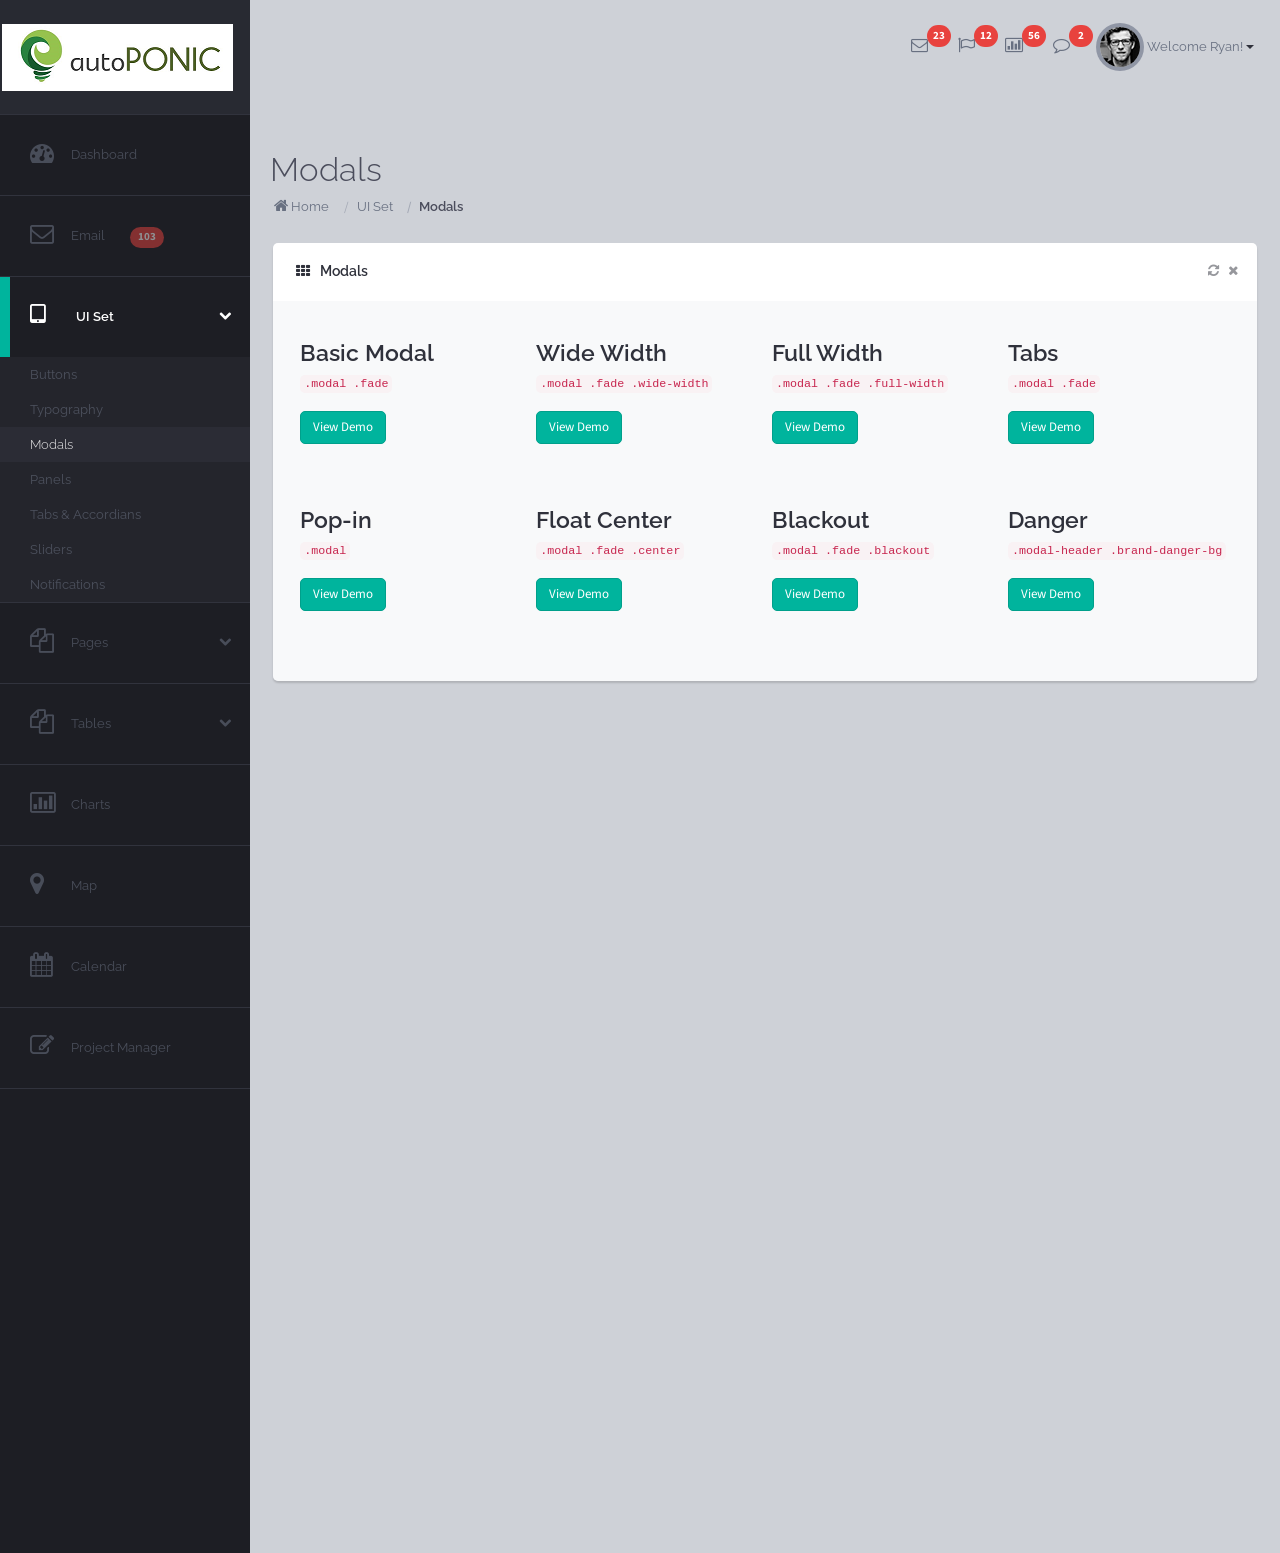
<file: visao/modals.html>
<!DOCTYPE html>
<html lang="en">
    <head>
        <meta charset="utf-8">
        <meta name="viewport" content="width=device-width, initial-scale=1.0">
        <meta name="description" content="">
        <meta name="author" content="">
        <title>Neu v1.0  |  Responsive Admin Skin</title>

    <!-- Bootstrap core CSS -->
    <link href="dist/css/bootstrap.css" rel="stylesheet">

    <!-- Boostrap Theme -->
    <link href="css/skin.css" rel="stylesheet">
    <link href="css/boostrap-overrides.css" rel="stylesheet">
    <link href="css/theme.css" rel="stylesheet">
        
    <!-- Add custom CSS here -->
    <link href="assets/css/sidebar.css" rel="stylesheet">
    
    <!-- Plugins -->
    <link href="assets/css/font-awesome.css" rel="stylesheet">

    <link href="assets/css/animate-custom.css" rel="stylesheet">
	<link href="assets/css/pushy.css" rel="stylesheet">

    <!-- HTML5 shim and Respond.js IE8 support of HTML5 elements and media queries -->
    <!--[if lt IE 9]>
    <script src="../../assets/js/html5shiv.js"></script>
    <script src="../../assets/js/respond.min.js"></script>
    <![endif]-->
	
 
</head>
<body>


    <!-- Slide out chat panel -->
    <nav class="pushy pushy-right">
        <div class="well-lg no-radius">
            <i class="icon-group"></i>&nbsp;&nbsp;&nbsp;<strong>Chat</strong>&nbsp;&nbsp;<span class="text-transparent">(4)</span>
            <a href="javascript:;" class="close-chat-panel" data-dismiss="panel" aria-hidden="true"><i class="icon-remove pull-right text-transparent"></i></a>
			<br><br><div class="input-group inverse input-group-sm no-padding">
                      <span class="input-group-addon"><i class="icon-search text-transparent"></i></span>
                      <input type="text" class="form-control" placeholder="Search">
            </div>
           <div class="clearfix"></div>
        </div>
        <ul class="chat align-center-vert-alt">
            <li>
            	<a href="#"><img src="img/tn_user_07.jpg" alt="User" class="img-circle user-thumbnail-xs"></a>
            	<small><a href="#"> Amin Bhatnagar<span class="text-online pull-right"><i class="icon-circle text-online "></i></span></a></small>
                <div class="clearfix"></div>
            </li>
            <li>
            	<a href="#" class="pull-left"><img src="img/tn_user_02.jpg" alt="User" class="img-circle user-thumbnail-xs"></a>
            	<small><a href="#">Gina Wheeling<span class="text-online pull-right"><i class="icon-circle text-online "></i></span></a></small>
                <div class="clearfix"></div>
            </li>
            <li>
            	<a href="#" class="pull-left"><img src="img/tn_user_03.jpg" alt="User" class="img-circle user-thumbnail-xs"></a>
            	<small><a href="#">Ryan Smith<span class="text-online pull-right"><i class="icon-circle text-online "></i></span></a></small>
                <div class="clearfix"></div>
            </li>
            <li>
            	<a href="#" class="pull-left"><img src="img/tn_user_04.jpg" alt="User" class="img-circle user-thumbnail-xs"></a>
            	<small><a href="#">Hai Thatcher<span class="text-online pull-right"><i class="icon-circle text-online "></i></span></a></small>
                <div class="clearfix"></div>
            </li>
            <li>
            	<a href="#" class="pull-left"><img src="img/tn_user_05.jpg" alt="User" class="img-circle user-thumbnail-xs"></a>
            	<small><a href="#">Jane Doe<span class="text-online pull-right"><i class="icon-circle text-danger"></i></span></a></small>
                <div class="clearfix"></div>
            </li>
           <li>
            	<a href="#" class="pull-left"><img src="img/tn_user_06.jpg" alt="User" class="img-circle user-thumbnail-xs"></a>
            	<small><a href="#">Carson Winters<span class="text-online pull-right"><i class="icon-circle text-danger "></i></span></a></small>
                <div class="clearfix"></div>
            </li>
            <li class="idle">
            	<a href="#" class="pull-left"><img src="img/tn_user_01.jpg" alt="User" class="img-circle user-thumbnail-xs"></a>
            	<small><a href="#">Peyton Max <span class="pull-right"><i class="icon-circle"></i></span></a></small>
                <div class="clearfix"></div>
            </li>
            <li class="idle">
            	<a href="#" class="pull-left"><img src="img/tn_user_05.jpg" alt="User" class="img-circle user-thumbnail-xs"></a>
            	<small><a href="#">Brianna Winters<span class="pull-right"><i class="icon-circle"></i></span></a></small>
                <div class="clearfix"></div>
            </li>
            <li class="idle">
            	<a href="#" class="pull-left"><img src="img/tn_user_03.jpg" alt="User" class="img-circle user-thumbnail-xs"></a>
            	<small><a href="#">Micheal Anderson<span class="pull-right"><i class="icon-circle"></i></span></a></small>
                <div class="clearfix"></div>
            </li>
        </ul>
    </nav>


  <!-- Container for chat panel push-->
  <div id="container"> 
   <!-- Top Navbar  -->
        <div class="navbar navbar-static-top " role="navigation">
            <div class="navbar-header navbar-inverse text-center">
                <button type="button" class="navbar-toggle border-left-med no-radius" id="menu-toggle">
                <span class="sr-only">Toggle navigation</span>
                <span class="icon-bar"></span>
                <span class="icon-bar"></span>
                <span class="icon-bar"></span>
                </button>
                <button type="button" class="navbar-toggle border-left-med no-radius" data-toggle="collapse" data-target=".navbar-collapse">
                <span class="sr-only">Toggle navigation</span>
                <span class="avatar"><img src="img/avatar.jpg" alt="Ryan" class="img-circle"></span>
                </button>
                <!-- logo -->
                <div class="navbar-brand"><a href="index.html"> <img src="img/logo.png" alt="logo"></a></div>
                <!-- / logo -->
            </div>
            <!-- user -->
            <div class="collapse navbar-collapse navbar-ex1-collapse">
                <ul class="nav navbar-nav navbar-right navbar-user">
                    <!-- new messages -->
                    <li class="dropdown messages-dropdown">
                        <a href="#" class="dropdown-toggle announcements" data-toggle="dropdown"><i class="icon-envelope-alt"></i><span class="badge">23</span></a>
                        <ul class="dropdown-menu">
                            <li class="dropdown-header header-inverse"><i class="icon-envelope"></i>23 New Messages</li>
                            <li class="message-preview">
                                    <a href="#">
                                    <img src="img/tn_user_02.jpg" alt="User" class="img-circle user-thumbnail-xs">
                                    <span class="name pull-left">Maya Smith</span>
                                    <span class="label label-primary pull-right">Just Now</span><br>
                                    <span class="message text-transparent">Hi Ryan, I received a message from quis...</span>
                                    </a>
                            </li>
                            <li class="divider"></li>
                            <li class="message-preview">
                                <a href="#">
                                <img src="img/tn_user_01.jpg" alt="User" class="img-circle user-thumbnail-xs">
                                <span class="name pull-left">James Doe</span>
                                <span class="time pull-right text-transparent"><i class="icon-time"></i> 4:34 PM</span><br>
                                <span class="message text-transparent">Good Afternoon Ryan, Were you able to...</span>
                                </a>
                            </li>
                            <li class="divider"></li>
                            <li class="message-preview">
                                <a href="#">
                                <img src="img/tn_user_04.jpg" alt="User" class="img-circle user-thumbnail-xs">
                                <span class="name pull-left">Benjamin Taylor</span>
                                <span class="time pull-right text-transparent"><i class="icon-time"></i> 1:56 PM</span><br>
                                <span class="message text-transparent">Hey, Can you give me a call when you get a...</span>
                                </a>
                            </li>
                            <li class="divider"></li>
                            <li class="dropdown-footer text-center">
                                <a href="#">
                                See all new messages
                                </a>
                            </li>
                        </ul>
                    </li>
                    <!-- alerts -->
                    <li class="dropdown">
                        <a href="#" class="dropdown-toggle announcements" data-toggle="dropdown">
                        <i class="icon-flag-alt"></i><span class="badge animated-delay flash">12</span></a>
                        <ul class="dropdown-menu">
                            <li class="dropdown-header header-inverse"><i class="icon-star"></i>12 Notifications </li>
                            <li class="notification">
                                <a href="#">
                                <span class="pull-left"><span class="label label-success"><i class="icon-comment"></i></span>  New Comment</span>
                                <span class="time pull-right text-transparent">Just Now</span><br>
                                </a>
                            </li>
                            <li class="notification">
                                <a href="#">
                                <span class="pull-left"><span class="label label-success"><i class="icon-comment"></i></span>  New Comment</span>
                                <span class="time pull-right text-transparent">5 Minutes Ago</span><br>
                                </a>
                            </li>
                            <li class="notification">
                                <a href="#">
                                <span class="pull-left"><span class="label label-primary"><i class="icon-user"></i></span>  12 New Users</span>
                                <span class="time pull-right text-transparent">23 Minutes ago</span><br>
                                </a>
                            </li>
                            <li class="notification">
                                <a href="#">
                                <span class="pull-left"><span class="label label-danger"><i class="icon-flag"></i></span>  Canceled Transaction</span>
                                <span class="time pull-right text-transparent">12 Hours Ago</span><br>
                                </a>
                            </li>
                            <li class="notification">
                                <a href="#">
                                <span class="pull-left"><span class="label label-warning"><i class="icon-shopping-cart"></i></span>  Canceled Transaction</span>
                                <span class="time pull-right text-transparent">Yesterday</span><br>
                                </a>
                            </li>
                            <li class="divider"></li>
                            <li class="dropdown-footer text-center">
                                <a href="#">
                                See all notifications
                                </a>
                            </li>
                        </ul>
                    </li>
                    <li class="dropdown alerts-dropdown">
                        <a href="#" class="dropdown-toggle announcements" data-toggle="dropdown"><i class="icon-bar-chart"></i><span class="badge">56</span></a>
                        <ul class="dropdown-menu">
                            <li class="dropdown-header header-inverse"><i class="icon-bar-chart"></i>6 Pending Tasks </li>
                            <li>
                                <a href="javascript:void(0);">
                                    <span class="task">
                                    <span class="desc">November orders </span>
                                    </span>
                                    <div class="progress progress-striped active">
                                        <div class="progress-bar"  role="progressbar" aria-valuenow="45" aria-valuemin="0" aria-valuemax="100" style="width: 45%">
                                        </div>
                                    </div>
                                </a>
                            </li>
                            <li>
                                <a href="javascript:void(0);">
                                    <span class="task">
                                    <span class="desc">Invoices paid</span>
                                    </span>
                                    <div class="progress progress-striped active">
                                        <div class="progress-bar progress-bar-success"  role="progressbar" aria-valuenow="45" aria-valuemin="0" aria-valuemax="100" style="width:65%">
                                        </div>
                                    </div>
                                </a>
                            </li>
                            <li>
                                <a href="javascript:void(0);">
                                    <span class="task">
                                    <span class="desc">Updates</span>
                                    </span>
                                    <div class="progress progress-striped active">
                                        <div class="progress-bar progress-bar-warning"  role="progressbar" aria-valuenow="45" aria-valuemin="0" aria-valuemax="100" style="width:35%">
                                        </div>
                                    </div>
                                </a>
                            </li>
                            <li>
                                <a href="javascript:void(0);">
                                    <span class="task">
                                    <span class="desc">Unread emails</span>
                                    </span>
                                    <div class="progress progress-striped active">
                                        <div class="progress-bar progress-bar-danger"  role="progressbar" aria-valuenow="45" aria-valuemin="0" aria-valuemax="100" style="width:15%">
                                        </div>
                                    </div>
                                </a>
                            </li>
                            <li class="divider"></li>
                            <li class="dropdown-footer text-center">
                                <a href="#">
                                See all tasks
                                </a>
                            </li>
                        </ul>
                    </li>
                    <li class="dropdown">
                    	<a href="#"><div class="menu-btn"><i class="icon-comment-alt"></i><span class="badge">2</span></div></a>
                      
                    </li>
                    <li class="avatar dropdown user-dropdown">
                        <a href="#" class="dropdown-toggle" data-toggle="dropdown"><img src="img/avatar.jpg" alt="Ryan" class="img-circle nav-avatar">Welcome Ryan!<b class="caret"></b></a>
                        <ul class="dropdown-menu">
                            <li><a href="user-profile.html"><i class="icon-user"></i> Profile</a></li>
                            <li><a href="email.html"><i class="icon-envelope"></i> Inbox</a></li>
                            <li><a href="#"><i class="icon-gear"></i> Settings</a></li>
                            <li class="divider"></li>
                            <li><a href="login.html"><i class="icon-power-off"></i> Log Out</a></li>
                        </ul>
                    </li>
                </ul>
            </div>
            <!-- / nav-collapse -->
        </div>
        <!-- / top Navbar -->

		<!-- Wrapper for content below nav bar -->
        <div id="wrapper">
         <!-- Sidebar -->
          <div id="sidebar-wrapper" class="stretch-full-height">
            <ul class="sidebar-nav">
              <li>
                <a href="index.html">
                <span class="nav-icon"><i class="icon-dashboard icon-2x"></i></span>
                <span class="sidebar-menu-item-text">Dashboard</span></a>            
              </li>
              <li>
                 <a href="email.html">
                 <span class="nav-icon"><i class="icon-envelope-alt icon-2x"></i></span>
                 <span class="sidebar-menu-item-text">Email</span>
                 <span class="responsive-hide badge">103</span>
                 </a>
              </li>
              <li class="nav-header"> 
                  <a href="#" class="active-title" data-toggle="collapse" data-target="#uiMenu">
                      <span class="nav-icon"><i class="icon-tablet icon-2x"></i></span>
                      <span class="sidebar-menu-item-text">UI Set</span>
                      <i class="icon-chevron-down pull-right"></i>
                  </a>
                  <ul class="nav nav-list collapse submenu in" id="uiMenu">
                        <li><a href="buttons.html">Buttons</a></li>
                        <li><a href="typography.html">Typography</a></li>
                        <li class="active"><a href="modals.html">Modals</a></li>
                        <li><a href="panels.html">Panels</a></li>
                        <li><a href="tabs.html">Tabs & Accordians</a></li>
                        <li><a href="sliders.html">Sliders</a></li>
                        <li><a href="notifications.html">Notifications</a></li>
                    </ul>
        	  </li>
        	  <li class="nav-header"> 
                  <a href="#" data-toggle="collapse" data-target="#pages">
                      <span class="nav-icon"><i class="icon-copy icon-2x"></i></span>
                      <span class="sidebar-menu-item-text">Pages</span>
                      <i class="icon-chevron-down pull-right"></i>
                  </a>
                  <ul class="nav nav-list collapse submenu" id="pages">
                         <li><a href="user-profile.html">User Profile</a></li>
                         <li><a href="login.html">Login</a></li>
                         <li><a href="register.html">Register</a></li>
                         <li><a href="404.html">404 Page</a></li>
                         <li><a href="message.html">Send Message</a></li>
                    </ul>
        	  </li>
        	  <li class="nav-header"> 
                  <a href="#"  data-toggle="collapse" data-target="#tables">
                      <span class="nav-icon"><i class="icon-copy icon-2x"></i></span>
                      <span class="sidebar-menu-item-text">Tables</span>
                      <i class="icon-chevron-down pull-right"></i>
                  </a>
                  <ul class="nav nav-list collapse submenu" id="tables">
						<li><a href="basic.html">Basic</a></li>
                        <li><a href="data.html">Data</a></li>
                    </ul>
        	  </li>
              <li>
                <a href="charts.html">
                <span class="nav-icon"><i class="icon-bar-chart icon-2x"></i></span>
                <span class="sidebar-menu-item-text">Charts</span></a>            
              </li>
              <li>
                <a href="maps.html">
                <span class="nav-icon"><i class="icon-map-marker icon-2x"></i></span>
                <span class="sidebar-menu-item-text">Map</span></a>            
              </li>
              <li>
                <a href="calendar.html">
                <span class="nav-icon"><i class="icon-calendar icon-2x"></i></span>
                <span class="sidebar-menu-item-text">Calendar</span></a>            
              </li>
              <li>
                <a href="project-manager.html">
                <span class="nav-icon"><i class="icon-edit icon-2x"></i></span>
                <span class="sidebar-menu-item-text">Project Manager</span></a>            
              </li>
            </ul>
          </div><!-- /sidebar -->
          
          <!-- preloader -->
          <div class='preloader-wrapper'>
           <div class="preloader">
               <img src="img/preloader.png" alt='loading image'/>
           </div>
		  </div><!-- / preloader -->

          <!-- Keep all page content within the page-content-wrapper -->
          <div id="page-content-wrapper" class="stretch-full-height">
             
             <!-- page content header -->
                    <div class="row add-padding">
                            <div class="pull-left">
                                <h1>Modals</h1>
                                <ol class="breadcrumb">
                                    <li><a href="index.html"><i class="icon-home"></i> Home</a></li>
                                    <li><a href="#">UI Set</a></li>
                                    <li class="active"><a href="#">Modals</a></li>
                            	</ol>
                            </div>
                    </div><!-- / page content header -->                    
                    <!--Page Content-->
                     <div id="modals" class="row">
                           <!-- modal examples -->
                                  <div class="col-sm-12">
                                        <div class="panel">
                                            <div class="panel-heading">
                                                <div class="pull-left"><h4><i class="icon-th"></i> Modals</h4></div>
                                                <div class="tools pull-right">
                                                    <a href="#"><i class="icon-refresh text-transparent"></i></a>
                                                    <a href="javascript:;" class="close-panel" data-dismiss="panel" aria-hidden="true"><i class="icon-remove text-transparent"></i></a>
                                                 </div>
                                                 <div class="clearfix"></div>
                                            </div>
                                            <div class="panel-body">
                                                 <!--inner row 1-->
                                  	 <br><div class="row no-margin">
                                      <!--left column-->
                                       <div class="col-md-3">
                                            <h3>Basic Modal</h3>
                                            <code>.modal .fade</code><br><br>
											<button class="demo btn btn-primary btn-large"  data-toggle="modal" data-target="#myModal1">View Demo</button>
                                       </div><!--/left column-->
                                       <!--middle column-->
                                       <div class="col-md-3">
                                            <h3>Wide Width</h3>
                                            <code>.modal .fade .wide-width</code><br><br>
                                            <button class="btn btn btn-primary btn-large"  data-toggle="modal" data-target="#myModal2">View Demo</button>
                                       </div><!--/middle column-->
                                       <!--middle column-->
                                       <div class="col-md-3">
                                            <h3>Full Width</h3>
                                            <code>.modal .fade .full-width</code><br><br>
                                            <button class="demo btn btn-primary btn-large"  data-toggle="modal" data-target="#myModal3">View Demo</button>
                                       </div><!--/middle column-->
                                       <!--right column-->
                                       <div class="col-md-3">
                                            <h3>Tabs</h3>
                                            <code>.modal .fade</code><br><br>
                                            <button class="demo btn btn-primary btn-large"  data-toggle="modal" data-target="#myModal4">View Demo</button>
                                       </div><!--/right column-->
                                     </div><!--/ inner row 1-->
                                     <br><br>
                                  <!--inner row 2-->
                                  <div class="row no-margin">
                                      <!--left column-->
                                       <div class="col-md-3">
                                            <h3>Pop-in</h3>
                                            <code>.modal</code><br><br>
                                            <button class="demo btn btn-primary btn-large"  data-toggle="modal" data-target="#myModal5">View Demo</button>
                                       </div><!--/left column-->
                                       <!--middle column-->
                                       <div class="col-md-3">
                                            <h3>Float Center</h3>
                                            <code>.modal .fade .center</code><br><br>
                                            <button class="btn  btn-primary btn-large"  data-toggle="modal" data-target="#myModal6">View Demo</button>
                                       </div><!--/middle column-->
                                       <!--middle column-->
                                       <div class="col-md-3">
                                            <h3>Blackout</h3>
                                            <code>.modal .fade .blackout</code><br><br>
                                            <button class="demo btn btn-primary  btn-large"  data-toggle="modal" data-target="#myModal7">View Demo</button>
                                       </div><!--/middle column-->
                                       <!--right column-->
                                       <div class="col-md-3">
                                            <h3>Danger</h3>
                                            <code>.modal-header .brand-danger-bg</code><br><br>
                                            <button class="demo btn btn-primary btn-large"  data-toggle="modal" data-target="#myModal8">View Demo</button>
                                       </div><!--/right column-->
                                     </div><!--/ inner row 2--> 
                                            </div>
                                            <div class="panel-footer icons-medium">
                                            </div>
                                        </div> 
                       			 </div>
                   	 </div><!--/ Row 1-->
                    
                
          </div><!-- /page-content-wrapper -->
		</div><!-- / wrapper for content below nav bar -->

	</div><!-- end container for chat panel push-->
    
         <!-- Modal dialog boxes / placed at the end to avoid mobile z-index conflict-->
         <div class="modal fade" id="myModal1" tabindex="-1" role="dialog" aria-hidden="true">
            <div class="modal-dialog">
              <div class="modal-content">
                <div class="modal-header">
                  <button type="button" class="close" data-dismiss="modal" aria-hidden=
                  "true">&#215;</button>
        
                  <h4 class="modal-title">Basic Modal</h4>
                </div>
        
                <div class="modal-body">
                  Curabitur diam leo, ultricies a fringilla ut, vestibulum vel dui. Quisque
                  tempor ac eros ut mattis. Quisque vitae neque et turpis ornare interdum. Etiam
                  sed dignissim eros. Praesent in nulla tristique, lacinia sapien et, interdum
                  nibh. Fusce tempor ultricies dui, quis auctor orci vehicula eget. Integer
                  sagittis mi lacus, ut consectetur justo tempus vel.
                </div>
        
                <div class="modal-footer">
                  <button type="button" class="btn btn-default" data-dismiss=
                  "modal">Close</button> <button type="button" class="btn btn-primary">Save
                  changes</button>
                </div>
              </div><!-- /.modal-content -->
            </div><!-- /.modal-dialog -->
          </div><!-- /.modal -->
        
          <div class="wide-width modal fade" id="myModal2" tabindex="-1" role="dialog">
            <div class="modal-dialog">
              <div class="modal-content">
                <div class="modal-header">
                  <button type="button" class="close" data-dismiss="modal" aria-hidden=
                  "true">&#215;</button>
        
                  <h4 class="modal-title">Wide Width Modal</h4>
                </div>
        
                <div class="modal-body">
                  Curabitur diam leo, ultricies a fringilla ut, vestibulum vel dui. Quisque
                  tempor ac eros ut mattis. Quisque vitae neque et turpis ornare interdum. Etiam
                  sed dignissim eros. Praesent in nulla tristique, lacinia sapien et, interdum
                  nibh. Fusce tempor ultricies dui, quis auctor orci vehicula eget. Integer
                  sagittis mi lacus, ut consectetur justo tempus vel.
                </div>
        
                <div class="modal-footer">
                  <button type="button" class="btn btn-default" data-dismiss=
                  "modal">Close</button> <button type="button" class="btn btn-primary">Save
                  changes</button>
                </div>
              </div><!-- /.modal-content -->
            </div><!-- /.modal-dialog -->
          </div><!-- /.modal -->
        
          <div class="full-width modal fade" id="myModal3" tabindex="-1" role="dialog">
            <div class="modal-dialog">
              <div class="modal-content">
                <div class="modal-header">
                  <button type="button" class="close" data-dismiss="modal" aria-hidden=
                  "true">&#215;</button>
        
                  <h4 class="modal-title">Full Width Modal</h4>
                </div>
        
                <div class="modal-body">
                  Curabitur diam leo, ultricies a fringilla ut, vestibulum vel dui. Quisque
                  tempor ac eros ut mattis. Quisque vitae neque et turpis ornare interdum. Etiam
                  sed dignissim eros. Praesent in nulla tristique, lacinia sapien et, interdum
                  nibh. Fusce tempor ultricies dui, quis auctor orci vehicula eget. Integer
                  sagittis mi lacus, ut consectetur justo tempus vel.
                </div>
        
                <div class="modal-footer">
                  <button type="button" class="btn btn-default" data-dismiss=
                  "modal">Close</button> <button type="button" class="btn btn-primary">Save
                  changes</button>
                </div>
              </div><!-- /.modal-content -->
            </div><!-- /.modal-dialog -->
          </div><!-- /.modal -->
        
          <div class="modal fade" id="myModal4" tabindex="-1" role="dialog">
            <div class="modal-dialog">
              <div class="modal-content">
                <div class="modal-header">
                  <button type="button" class="close" data-dismiss="modal" aria-hidden=
                  "true">&#215;</button>
        
                  <h4 class="modal-title">Modal with Tabs</h4>
                </div>
        
                <div class="modal-body">
                  <ul class="nav nav-tabs" id="myTab">
                    <li class="active"><a href="#home" data-toggle="tab">Home</a></li>
        
                    <li><a href="#profile" data-toggle="tab">Profile</a></li>
        
                    <li><a href="#messages" data-toggle="tab">Messages</a></li>
        
                    <li><a href="#settings" data-toggle="tab">Settings</a></li>
                  </ul>
        
                  <div class="tab-content well-xl transparent">
                    <div class="tab-pane active" id="home">
                      Sed eu tortor nibh. Mauris eleifend nisl ut lacus mollis dictum. Duis
                      condimentum lectus non lectus tincidunt, quis dignissim arcu dictum.
                    </div>
        
                    <div class="tab-pane" id="profile">
                      Nullam vel fringilla est. Suspendisse purus risus, imperdiet vel blandit
                      at, ullamcorper a elit. Vivamus feugiat congue adipiscing.
                    </div>
        
                    <div class="tab-pane" id="messages">
                      Fusce eget tincidunt tellus, eget pellentesque est. Mauris mattis consequat
                      neque, ut porta orci iaculis in.
                    </div>
        
                    <div class="tab-pane" id="settings">
                      Aenean at est mauris. Sed sit amet felis nec velit semper fermentum.
                      Quisque non commodo dui.
                    </div>
                  </div>
                </div>
        
                <div class="modal-footer">
                  <button type="button" class="btn btn-default" data-dismiss=
                  "modal">Close</button> <button type="button" class="btn btn-primary">Save
                  Changes</button>
                </div>
              </div><!-- /.modal-content -->
            </div><!-- /.modal-dialog -->
          </div><!-- /.modal -->
        
          <div class="modal slide" id="myModal5" tabindex="-1" role="dialog">
            <div class="modal-dialog">
              <div class="modal-content">
                <div class="modal-header">
                  <button type="button" class="close" data-dismiss="modal" aria-hidden=
                  "true">&#215;</button>
        
                  <h4 class="modal-title">Pop-in Modal</h4>
                </div>
        
                <div class="modal-body">
                  Curabitur diam leo, ultricies a fringilla ut, vestibulum vel dui. Quisque
                  tempor ac eros ut mattis. Quisque vitae neque et turpis ornare interdum. Etiam
                  sed dignissim eros. Praesent in nulla tristique, lacinia sapien et, interdum
                  nibh. Fusce tempor ultricies dui, quis auctor orci vehicula eget. Integer
                  sagittis mi lacus, ut consectetur justo tempus vel.
                </div>
        
                <div class="modal-footer">
                  <button type="button" class="btn btn-default" data-dismiss=
                  "modal">Close</button> <button type="button" class="btn btn-primary">Save
                  changes</button>
                </div>
              </div><!-- /.modal-content -->
            </div><!-- /.modal-dialog -->
          </div><!-- /.modal -->
        
          <div class="modal center fade" id="myModal6" tabindex="-1" role="dialog">
            <div class="modal-dialog">
              <div class="modal-content">
                <div class="modal-header">
                  <button type="button" class="close" data-dismiss="modal" aria-hidden=
                  "true">&#215;</button>
        
                  <h4 class="modal-title">Float Center</h4>
                </div>
        
                <div class="modal-body">
                  Curabitur diam leo, ultricies a fringilla ut, vestibulum vel dui. Quisque
                  tempor ac eros ut mattis. Quisque vitae neque et turpis ornare interdum. Etiam
                  sed dignissim eros. Praesent in nulla tristique, lacinia sapien et, interdum
                  nibh. Fusce tempor ultricies dui, quis auctor orci vehicula eget. Integer
                  sagittis mi lacus, ut consectetur justo tempus vel.
                </div>
        
                <div class="modal-footer">
                  <button type="button" class="btn btn-default" data-dismiss=
                  "modal">Close</button> <button type="button" class="btn btn-primary">Save
                  changes</button>
                </div>
              </div><!-- /.modal-content -->
            </div><!-- /.modal-dialog -->
          </div><!-- /.modal -->
        
          <div class="modal fade blackout" id="myModal7" tabindex="-1" role="dialog">
            <div class="modal-dialog">
              <div class="modal-content">
                <div class="modal-header">
                  <button type="button" class="close" data-dismiss="modal" aria-hidden=
                  "true">&#215;</button>
        
                  <h4 class="modal-title">Blackout</h4>
                </div>
        
                <div class="modal-body">
                  Curabitur diam leo, ultricies a fringilla ut, vestibulum vel dui. Quisque
                  tempor ac eros ut mattis. Quisque vitae neque et turpis ornare interdum. Etiam
                  sed dignissim eros. Praesent in nulla tristique, lacinia sapien et, interdum
                  nibh. Fusce tempor ultricies dui, quis auctor orci vehicula eget. Integer
                  sagittis mi lacus, ut consectetur justo tempus vel.
                </div>
        
                <div class="modal-footer">
                  <button type="button" class="btn btn-default" data-dismiss=
                  "modal">Close</button> <button type="button" class="btn btn-primary">Save
                  changes</button>
                </div>
              </div><!-- /.modal-content -->
            </div><!-- /.modal-dialog -->
          </div><!-- /.modal -->
        
          <div class="modal fade" id="myModal8" tabindex="-1" role="dialog">
            <div class="modal-dialog">
              <div class="modal-content">
                <div class="modal-header brand-danger-bg radius-top">
                  <button type="button" class="close" data-dismiss="modal" aria-hidden=
                  "true">&#215;</button>
        
                  <h4 class="modal-title">Warning!</h4>
                </div>
        
                <div class="modal-body">
                  Curabitur diam leo, ultricies a fringilla ut, vestibulum vel dui. Quisque
                  tempor ac eros ut mattis. Quisque vitae neque et turpis ornare interdum. Etiam
                  sed dignissim eros. Praesent in nulla tristique, lacinia sapien et, interdum
                  nibh. Fusce tempor ultricies dui, quis auctor orci vehicula eget. Integer
                  sagittis mi lacus, ut consectetur justo tempus vel.
                </div>
        
                <div class="modal-footer">
                  <button type="button" class="btn btn-default" data-dismiss=
                  "modal">Close</button> <button type="button" class="btn btn-default">Save
                  changes</button>
                </div>
              </div><!-- /.modal-content -->
            </div><!-- /.modal-dialog -->
          </div><!-- /.modal -->
          <!-- / Modal dialog boxes-->

   	    <!-- JavaScript -->
        <!-- Placed at the end of the document so the pages load faster -->
        <!-- Theme Core -->
		<script src="assets/js/jquery.js"></script>
    	<script src="assets/js/modernizr-2.6.2.min.js"></script>
        <script src="dist/js/bootstrap.js"></script>
        <script type="text/javascript" src="assets/js/jquery-ui-1.10.4.custom.min.js"></script>
        
        <!-- Preloader -->
		<script>
            $(window).load(function(){
             $('.preloader-wrapper').fadeOut();
            });
        </script>
	    <!-- Pushy JS --> 
        <script src="assets/js/pushy.js"></script>

        <!-- Custom -->
		<script src="assets/js/sidebar-navbar.js"></script>
        <script src="assets/js/script.js"></script>
        <script>
          $(function () {
               $('#myTab a:first').tab('show')
                   })
        </script>
	   

</body>
</html>
</file>
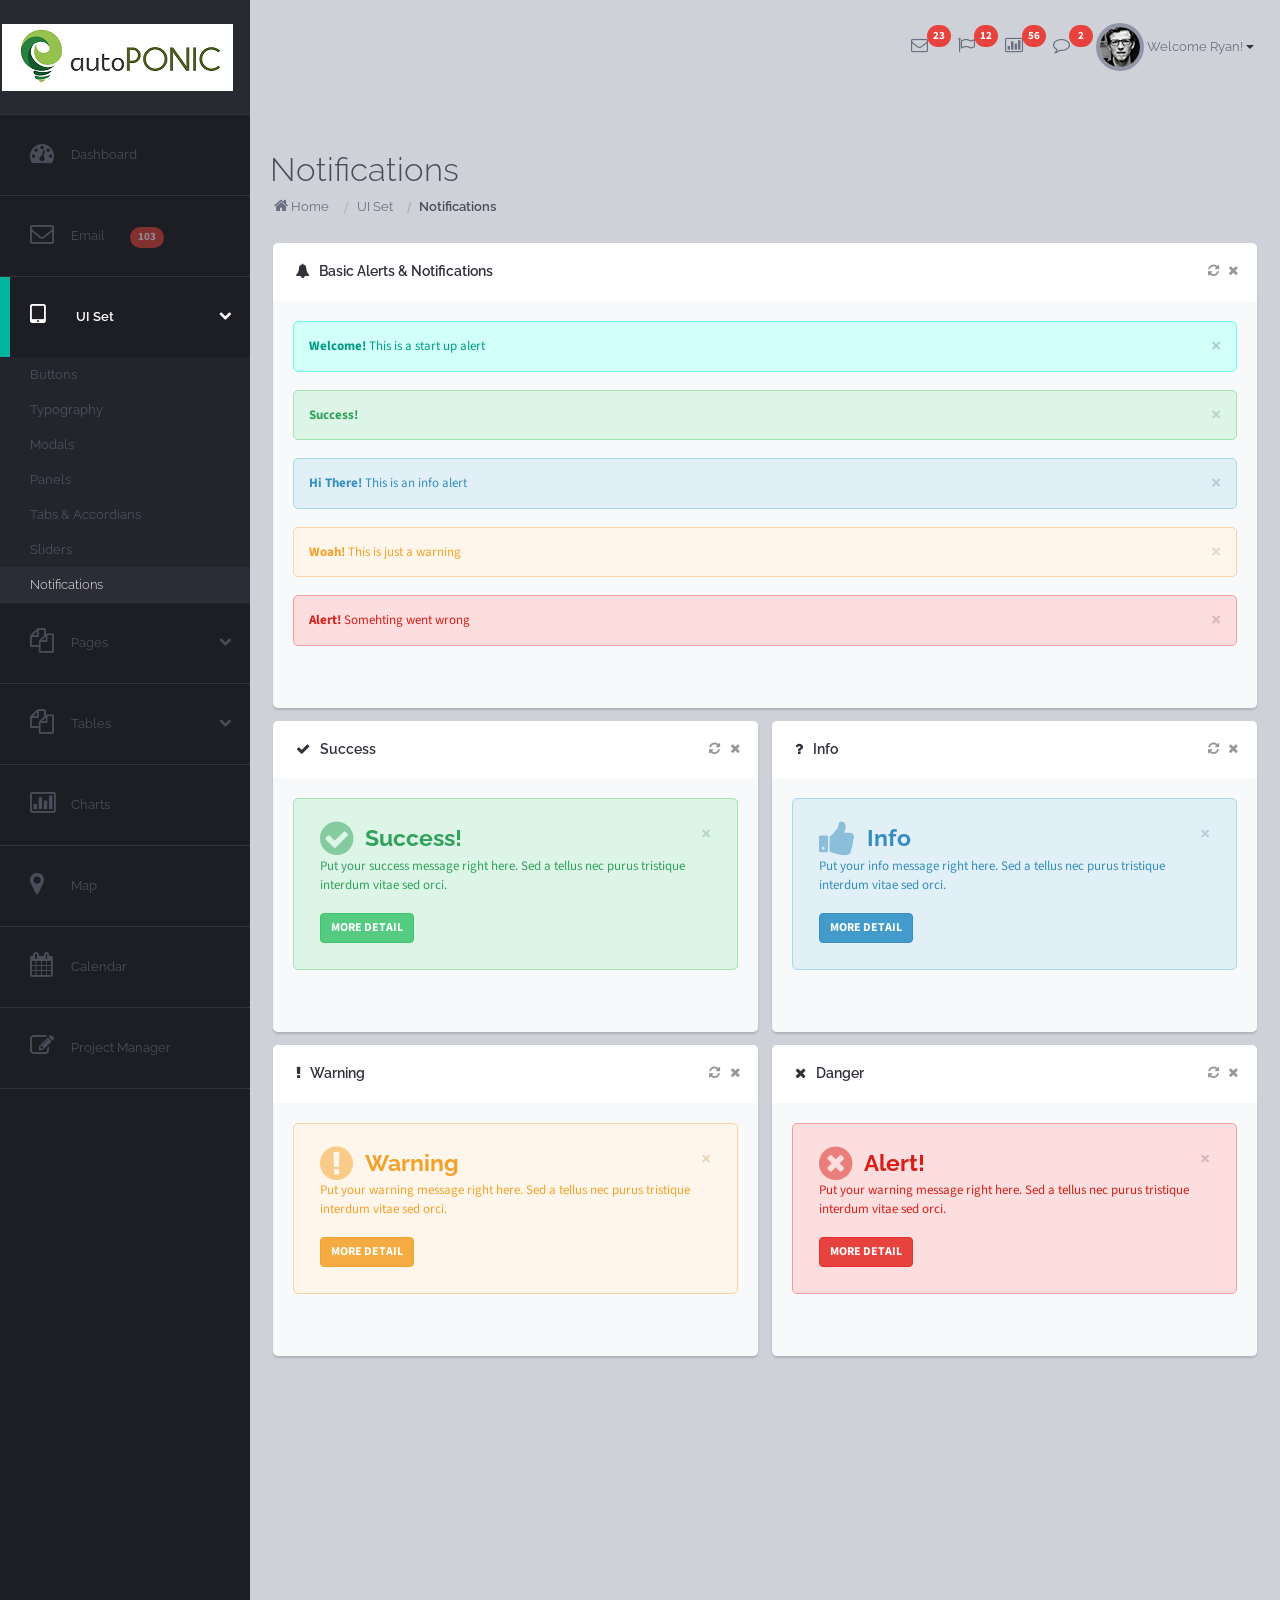
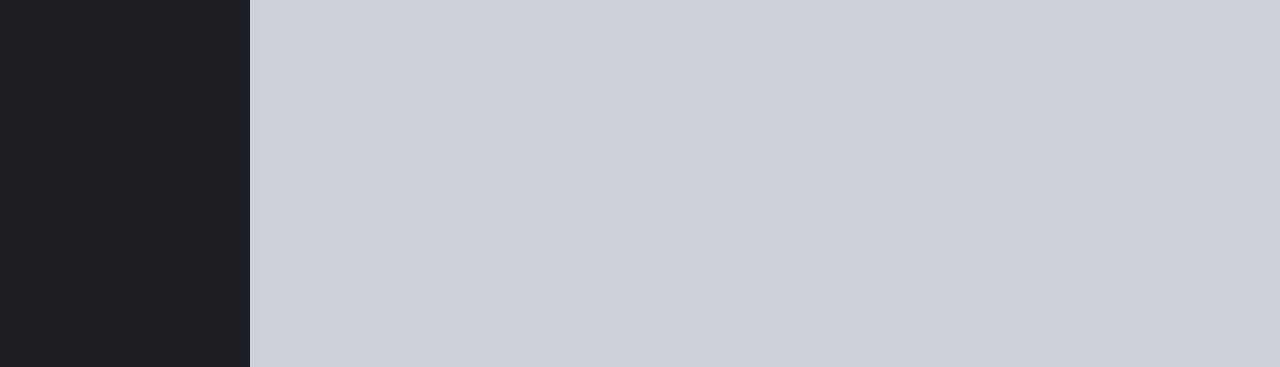
<file: visao/notifications.html>
<!DOCTYPE html>
<html lang="en">
    <head>
        <meta charset="utf-8">
        <meta name="viewport" content="width=device-width, initial-scale=1.0">
        <meta name="description" content="">
        <meta name="author" content="">
        <title>Neu v1.0  |  Responsive Admin Skin</title>

    <!-- Bootstrap core CSS -->
    <link href="dist/css/bootstrap.css" rel="stylesheet">

    <!-- Boostrap Theme -->
    <link href="css/skin.css" rel="stylesheet">
    <link href="css/boostrap-overrides.css" rel="stylesheet">
    <link href="css/theme.css" rel="stylesheet">
        
    <!-- Add custom CSS here -->
    <link href="assets/css/sidebar.css" rel="stylesheet">
    
    <!-- Plugins -->
    <link href="assets/css/font-awesome.css" rel="stylesheet">
    <link rel="stylesheet" href="assets/css/ezmark.css">
    <link href="assets/css/animate-custom.css" rel="stylesheet">
	<link href="assets/css/pushy.css" rel="stylesheet">

   <!-- HTML5 shim and Respond.js IE8 support of HTML5 elements and media queries -->
    <!--[if lt IE 9]>
    <script src="../../assets/js/html5shiv.js"></script>
    <script src="../../assets/js/respond.min.js"></script>
    <![endif]-->
	
    
</head>
<body>


    <!-- Slide out chat panel -->
    <nav class="pushy pushy-right">
        <div class="well-lg no-radius">
            <i class="icon-group"></i>&nbsp;&nbsp;&nbsp;<strong>Chat</strong>&nbsp;&nbsp;<span class="text-transparent">(4)</span>
            <a href="javascript:;" class="close-chat-panel" data-dismiss="panel" aria-hidden="true"><i class="icon-remove pull-right text-transparent"></i></a>
			<br><br><div class="input-group inverse input-group-sm no-padding">
                      <span class="input-group-addon"><i class="icon-search text-transparent"></i></span>
                      <input type="text" class="form-control" placeholder="Search">
            </div>
           <div class="clearfix"></div>
        </div>
        <ul class="chat align-center-vert-alt">
            <li>
            	<a href="#"><img src="img/tn_user_07.jpg" alt="User" class="img-circle user-thumbnail-xs"></a>
            	<small><a href="#"> Amin Bhatnagar<span class="text-online pull-right"><i class="icon-circle text-online "></i></span></a></small>
                <div class="clearfix"></div>
            </li>
            <li>
            	<a href="#" class="pull-left"><img src="img/tn_user_02.jpg" alt="User" class="img-circle user-thumbnail-xs"></a>
            	<small><a href="#">Gina Wheeling<span class="text-online pull-right"><i class="icon-circle text-online "></i></span></a></small>
                <div class="clearfix"></div>
            </li>
            <li>
            	<a href="#" class="pull-left"><img src="img/tn_user_03.jpg" alt="User" class="img-circle user-thumbnail-xs"></a>
            	<small><a href="#">Ryan Smith<span class="text-online pull-right"><i class="icon-circle text-online "></i></span></a></small>
                <div class="clearfix"></div>
            </li>
            <li>
            	<a href="#" class="pull-left"><img src="img/tn_user_04.jpg" alt="User" class="img-circle user-thumbnail-xs"></a>
            	<small><a href="#">Hai Thatcher<span class="text-online pull-right"><i class="icon-circle text-online "></i></span></a></small>
                <div class="clearfix"></div>
            </li>
            <li>
            	<a href="#" class="pull-left"><img src="img/tn_user_05.jpg" alt="User" class="img-circle user-thumbnail-xs"></a>
            	<small><a href="#">Jane Doe<span class="text-online pull-right"><i class="icon-circle text-danger"></i></span></a></small>
                <div class="clearfix"></div>
            </li>
           <li>
            	<a href="#" class="pull-left"><img src="img/tn_user_06.jpg" alt="User" class="img-circle user-thumbnail-xs"></a>
            	<small><a href="#">Carson Winters<span class="text-online pull-right"><i class="icon-circle text-danger "></i></span></a></small>
                <div class="clearfix"></div>
            </li>
            <li class="idle">
            	<a href="#" class="pull-left"><img src="img/tn_user_01.jpg" alt="User" class="img-circle user-thumbnail-xs"></a>
            	<small><a href="#">Peyton Max <span class="pull-right"><i class="icon-circle"></i></span></a></small>
                <div class="clearfix"></div>
            </li>
            <li class="idle">
            	<a href="#" class="pull-left"><img src="img/tn_user_05.jpg" alt="User" class="img-circle user-thumbnail-xs"></a>
            	<small><a href="#">Brianna Winters<span class="pull-right"><i class="icon-circle"></i></span></a></small>
                <div class="clearfix"></div>
            </li>
            <li class="idle">
            	<a href="#" class="pull-left"><img src="img/tn_user_03.jpg" alt="User" class="img-circle user-thumbnail-xs"></a>
            	<small><a href="#">Micheal Anderson<span class="pull-right"><i class="icon-circle"></i></span></a></small>
                <div class="clearfix"></div>
            </li>
        </ul>
    </nav>


  <!-- Container for chat panel push-->
  <div id="container"> 
   <!-- Top Navbar  -->
        <div class="navbar navbar-static-top " role="navigation">
            <div class="navbar-header navbar-inverse text-center">
                <button type="button" class="navbar-toggle border-left-med no-radius" id="menu-toggle">
                <span class="sr-only">Toggle navigation</span>
                <span class="icon-bar"></span>
                <span class="icon-bar"></span>
                <span class="icon-bar"></span>
                </button>
                <button type="button" class="navbar-toggle border-left-med no-radius" data-toggle="collapse" data-target=".navbar-collapse">
                <span class="sr-only">Toggle navigation</span>
                <span class="avatar"><img src="img/avatar.jpg" alt="Ryan" class="img-circle"></span>
                </button>
                <!-- logo -->
                <div class="navbar-brand"><a href="index.html"> <img src="img/logo.png" alt="logo"></a></div>
                <!-- / logo -->
            </div>
            <!-- user -->
            <div class="collapse navbar-collapse navbar-ex1-collapse">
                <ul class="nav navbar-nav navbar-right navbar-user">
                    <!-- new messages -->
                    <li class="dropdown messages-dropdown">
                        <a href="#" class="dropdown-toggle announcements" data-toggle="dropdown"><i class="icon-envelope-alt"></i><span class="badge">23</span></a>
                        <ul class="dropdown-menu">
                            <li class="dropdown-header header-inverse"><i class="icon-envelope"></i>23 New Messages</li>
                            <li class="message-preview">
                                    <a href="#">
                                    <img src="img/tn_user_02.jpg" alt="User" class="img-circle user-thumbnail-xs">
                                    <span class="name pull-left">Maya Smith</span>
                                    <span class="label label-primary pull-right">Just Now</span><br>
                                    <span class="message text-transparent">Hi Ryan, I received a message from quis...</span>
                                    </a>
                            </li>
                            <li class="divider"></li>
                            <li class="message-preview">
                                <a href="#">
                                <img src="img/tn_user_01.jpg" alt="User" class="img-circle user-thumbnail-xs">
                                <span class="name pull-left">James Doe</span>
                                <span class="time pull-right text-transparent"><i class="icon-time"></i> 4:34 PM</span><br>
                                <span class="message text-transparent">Good Afternoon Ryan, Were you able to...</span>
                                </a>
                            </li>
                            <li class="divider"></li>
                            <li class="message-preview">
                                <a href="#">
                                <img src="img/tn_user_04.jpg" alt="User" class="img-circle user-thumbnail-xs">
                                <span class="name pull-left">Benjamin Taylor</span>
                                <span class="time pull-right text-transparent"><i class="icon-time"></i> 1:56 PM</span><br>
                                <span class="message text-transparent">Hey, Can you give me a call when you get a...</span>
                                </a>
                            </li>
                            <li class="divider"></li>
                            <li class="dropdown-footer text-center">
                                <a href="#">
                                See all new messages
                                </a>
                            </li>
                        </ul>
                    </li>
                    <!-- alerts -->
                    <li class="dropdown">
                        <a href="#" class="dropdown-toggle announcements" data-toggle="dropdown">
                        <i class="icon-flag-alt"></i><span class="badge animated-delay flash">12</span></a>
                        <ul class="dropdown-menu">
                            <li class="dropdown-header header-inverse"><i class="icon-star"></i>12 Notifications </li>
                            <li class="notification">
                                <a href="#">
                                <span class="pull-left"><span class="label label-success"><i class="icon-comment"></i></span>  New Comment</span>
                                <span class="time pull-right text-transparent">Just Now</span><br>
                                </a>
                            </li>
                            <li class="notification">
                                <a href="#">
                                <span class="pull-left"><span class="label label-success"><i class="icon-comment"></i></span>  New Comment</span>
                                <span class="time pull-right text-transparent">5 Minutes Ago</span><br>
                                </a>
                            </li>
                            <li class="notification">
                                <a href="#">
                                <span class="pull-left"><span class="label label-primary"><i class="icon-user"></i></span>  12 New Users</span>
                                <span class="time pull-right text-transparent">23 Minutes ago</span><br>
                                </a>
                            </li>
                            <li class="notification">
                                <a href="#">
                                <span class="pull-left"><span class="label label-danger"><i class="icon-flag"></i></span>  Canceled Transaction</span>
                                <span class="time pull-right text-transparent">12 Hours Ago</span><br>
                                </a>
                            </li>
                            <li class="notification">
                                <a href="#">
                                <span class="pull-left"><span class="label label-warning"><i class="icon-shopping-cart"></i></span>  Canceled Transaction</span>
                                <span class="time pull-right text-transparent">Yesterday</span><br>
                                </a>
                            </li>
                            <li class="divider"></li>
                            <li class="dropdown-footer text-center">
                                <a href="#">
                                See all notifications
                                </a>
                            </li>
                        </ul>
                    </li>
                    <li class="dropdown alerts-dropdown">
                        <a href="#" class="dropdown-toggle announcements" data-toggle="dropdown"><i class="icon-bar-chart"></i><span class="badge">56</span></a>
                        <ul class="dropdown-menu">
                            <li class="dropdown-header header-inverse"><i class="icon-bar-chart"></i>6 Pending Tasks </li>
                            <li>
                                <a href="javascript:void(0);">
                                    <span class="task">
                                    <span class="desc">November orders </span>
                                    </span>
                                    <div class="progress progress-striped active">
                                        <div class="progress-bar"  role="progressbar" aria-valuenow="45" aria-valuemin="0" aria-valuemax="100" style="width: 45%">
                                        </div>
                                    </div>
                                </a>
                            </li>
                            <li>
                                <a href="javascript:void(0);">
                                    <span class="task">
                                    <span class="desc">Invoices paid</span>
                                    </span>
                                    <div class="progress progress-striped active">
                                        <div class="progress-bar progress-bar-success"  role="progressbar" aria-valuenow="45" aria-valuemin="0" aria-valuemax="100" style="width:65%">
                                        </div>
                                    </div>
                                </a>
                            </li>
                            <li>
                                <a href="javascript:void(0);">
                                    <span class="task">
                                    <span class="desc">Updates</span>
                                    </span>
                                    <div class="progress progress-striped active">
                                        <div class="progress-bar progress-bar-warning"  role="progressbar" aria-valuenow="45" aria-valuemin="0" aria-valuemax="100" style="width:35%">
                                        </div>
                                    </div>
                                </a>
                            </li>
                            <li>
                                <a href="javascript:void(0);">
                                    <span class="task">
                                    <span class="desc">Unread emails</span>
                                    </span>
                                    <div class="progress progress-striped active">
                                        <div class="progress-bar progress-bar-danger"  role="progressbar" aria-valuenow="45" aria-valuemin="0" aria-valuemax="100" style="width:15%">
                                        </div>
                                    </div>
                                </a>
                            </li>
                            <li class="divider"></li>
                            <li class="dropdown-footer text-center">
                                <a href="#">
                                See all tasks
                                </a>
                            </li>
                        </ul>
                    </li>
                    <li class="dropdown">
                    	<a href="#"><div class="menu-btn"><i class="icon-comment-alt"></i><span class="badge">2</span></div></a>
                      
                    </li>
                    <li class="avatar dropdown user-dropdown">
                        <a href="#" class="dropdown-toggle" data-toggle="dropdown"><img src="img/avatar.jpg" alt="Ryan" class="img-circle nav-avatar">Welcome Ryan!<b class="caret"></b></a>
                        <ul class="dropdown-menu">
                            <li><a href="user-profile.html"><i class="icon-user"></i> Profile</a></li>
                            <li><a href="email.html"><i class="icon-envelope"></i> Inbox</a></li>
                            <li><a href="#"><i class="icon-gear"></i> Settings</a></li>
                            <li class="divider"></li>
                            <li><a href="login.html"><i class="icon-power-off"></i> Log Out</a></li>
                        </ul>
                    </li>
                </ul>
            </div>
            <!-- / nav-collapse -->
        </div>
        <!-- / top Navbar -->
        
		<!-- Wrapper for content below nav bar -->
        <div id="wrapper">
         <!-- Sidebar -->
          <div id="sidebar-wrapper" class="stretch-full-height">
            <ul class="sidebar-nav">
              <li>
                <a href="index.html">
                <span class="nav-icon"><i class="icon-dashboard icon-2x"></i></span>
                <span class="sidebar-menu-item-text">Dashboard</span></a>            
              </li>
              <li>
                 <a href="email.html">
                 <span class="nav-icon"><i class="icon-envelope-alt icon-2x"></i></span>
                 <span class="sidebar-menu-item-text">Email</span>
                 <span class="responsive-hide badge">103</span>
                 </a>
              </li>
              <li class="nav-header"  data-toggle="collapse" data-target="#uiMenu"> 
                  <a href="#" class="active-title">
                      <span class="nav-icon"><i class="icon-tablet icon-2x"></i></span>
                      <span class="sidebar-menu-item-text">UI Set</span>
                      <i class="icon-chevron-down pull-right"></i>
                  </a>
                  <ul class="nav nav-list collapse submenu in" id="uiMenu">
                        <li><a href="buttons.html">Buttons</a></li>
                        <li><a href="typography.html">Typography</a></li>
                        <li><a href="modals.html">Modals</a></li>
                        <li><a href="panels.html">Panels</a></li>
                        <li><a href="tabs.html">Tabs & Accordians</a></li>
                        <li><a href="sliders.html">Sliders</a></li>
                        <li class="active"><a href="notifications.html">Notifications</a></li>
                    </ul>
        	  </li>
        	  <li class="nav-header"  data-toggle="collapse" data-target="#pages"> 
                  <a href="#">
                      <span class="nav-icon"><i class="icon-copy icon-2x"></i></span>
                      <span class="sidebar-menu-item-text">Pages</span>
                      <i class="icon-chevron-down pull-right"></i>
                  </a>
                  <ul class="nav nav-list collapse submenu" id="pages">
                         <li><a href="user-profile.html">User Profile</a></li>
                         <li><a href="login.html">Login</a></li>
                         <li><a href="register.html">Register</a></li>
                         <li><a href="404.html">404 Page</a></li>
                         <li><a href="message.html">Send Message</a></li>
                    </ul>
        	  </li>
        	  <li class="nav-header"  data-toggle="collapse" data-target="#tables"> 
                  <a href="#">
                      <span class="nav-icon"><i class="icon-copy icon-2x"></i></span>
                      <span class="sidebar-menu-item-text">Tables</span>
                      <i class="icon-chevron-down pull-right"></i>
                  </a>
                  <ul class="nav nav-list collapse submenu" id="tables">
						<li><a href="basic.html">Basic</a></li>
                        <li><a href="data.html">Data</a></li>
                    </ul>
        	  </li>
              <li>
                <a href="charts.html">
                <span class="nav-icon"><i class="icon-bar-chart icon-2x"></i></span>
                <span class="sidebar-menu-item-text">Charts</span></a>            
              </li>
              <li>
                <a href="maps.html">
                <span class="nav-icon"><i class="icon-map-marker icon-2x"></i></span>
                <span class="sidebar-menu-item-text">Map</span></a>            
              </li>
              <li>
                <a href="calendar.html">
                <span class="nav-icon"><i class="icon-calendar icon-2x"></i></span>
                <span class="sidebar-menu-item-text">Calendar</span></a>            
              </li>
              <li>
                <a href="project-manager.html">
                <span class="nav-icon"><i class="icon-edit icon-2x"></i></span>
                <span class="sidebar-menu-item-text">Project Manager</span></a>            
              </li>
            </ul>
          </div><!-- /sidebar -->
          
          <!-- preloader -->
          <div class='preloader-wrapper'>
           <div class="preloader">
               <img src="img/preloader.png" alt='loading image'/>
           </div>
		  </div><!-- / preloader -->

          <!-- Keep all page content within the page-content-wrapper -->
          <div id="page-content-wrapper" class="stretch-full-height animated-med-delay fadeInRight">
             
             <!-- page content header -->
                    <div class="row add-padding">
                            <div class="pull-left">
                                <h1>Notifications</h1>
                                <ol class="breadcrumb">
                                    <li><a href="index.html"><i class="icon-home"></i> Home</a></li>
                                    <li><a href="#">UI Set</a></li>
                                    <li class="active"><a href="#">Notifications</a></li>
                            	</ol>
                            </div>
                    </div><!-- / page content header -->                    
                    <!--Page Content-->
                    
                     <!--notifications row 1 -->
                              <div class="row">
                                  <!--col 1 -->
                                  <div class="col-md-12">
                                      <div class="panel">
                                         <div class="panel-heading">
                                                <div class="pull-left"><h4><i class="icon-bell-alt"></i> Basic Alerts & Notifications</h4></div>
                                                <div class="tools pull-right">
                                                    <a href="#"><i class="icon-refresh text-transparent"></i></a>
                                                    <a href="javascript:;" class="close-panel" data-dismiss="panel" aria-hidden="true"><i class="icon-remove text-transparent"></i></a>
                                                 </div>
                                                 <div class="clearfix"></div>
                                          </div>
                                          <div class="panel-body">
                                         		 <div class="alert alert-primary">
                                                 	<strong>Welcome!</strong> This is a start up alert
                                                    <button type="button" class="close" data-dismiss="alert" aria-hidden="true">&times;</button>
                                                 </div>
                                                 <div class="alert alert-success">
                                                 	<strong>Success!</strong>
                                                    <button type="button" class="close" data-dismiss="alert" aria-hidden="true">&times;</button>
                                                 </div>
                                           		 <div class="alert alert-info">
                                                 	<strong>Hi There!</strong> This is an info alert
                                                 	<button type="button" class="close" data-dismiss="alert" aria-hidden="true">&times;</button>
                                                 </div>
                                           		 <div class="alert alert-warning">
                                                 	<strong>Woah!</strong> This is just a warning 
                                                 	<button type="button" class="close" data-dismiss="alert" aria-hidden="true">&times;</button>
                                                 </div>
                                           		 <div class="alert alert-danger">
                                                 	<strong>Alert!</strong> Somehting went wrong
                                                 	<button type="button" class="close" data-dismiss="alert" aria-hidden="true">&times;</button></div>
                                          </div>
                                          <div class="panel-footer">
                                          </div>
                                       </div>
                                     </div><!-- /col -->
                               </div><!--/ notifications row 1 -->
                               
                               <!--notifications row 2 -->
                               <div class="row">
                                  <!--success -->
                                  <div class="col-md-6">
                                      <div class="panel">
                                         <div class="panel-heading">
                                                <div class="pull-left"><h4><i class="icon-ok"></i> Success</h4></div>
                                                <div class="tools pull-right">
                                                    <a href="#"><i class="icon-refresh text-transparent"></i></a>
                                                    <a href="javascript:;" class="close-panel" data-dismiss="panel" aria-hidden="true"><i class="icon-remove text-transparent"></i></a>
                                                 </div>
                                                 <div class="clearfix"></div>
                                          </div>
                                          <div class="panel-body">
                                         		 <div class="alert alert-lg alert-success">
                                                 	<button type="button" class="close" data-dismiss="alert" aria-hidden="true">&times;</button>
                                                    <i class="icon-ok-sign icon-3x text-transparent pull-left"></i>
                                                    <h3><strong>Success!</strong></h3>
                                                    <div class="col-xs-12 no-padding alert-message">
                                                    	Put your success message right here. Sed a tellus nec purus tristique interdum vitae sed orci.
             											<br><br>
														<button class="btn btn-success btn-sm" type="button"><strong>MORE DETAIL</strong> </button>
                                                    </div>
                                                 </div>
                                          </div>
                                          <div class="panel-footer">
                                          </div>
                                       </div>
                                     </div><!-- /success -->
                                  <!--info -->
                                  <div class="col-md-6">
                                      <div class="panel">
                                         <div class="panel-heading">
                                                <div class="pull-left"><h4><i class="icon-question"></i> Info</h4></div>
                                                <div class="tools pull-right">
                                                    <a href="#"><i class="icon-refresh text-transparent"></i></a>
                                                    <a href="javascript:;" class="close-panel" data-dismiss="panel" aria-hidden="true"><i class="icon-remove text-transparent"></i></a>
                                                 </div>
                                                 <div class="clearfix"></div>
                                          </div>
                                          <div class="panel-body">
                                                 <div class="alert alert-lg alert-info">
                                                 	<button type="button" class="close" data-dismiss="alert" aria-hidden="true">&times;</button>
                                                    <i class="icon-thumbs-up icon-3x text-transparent pull-left"></i>
                                                    <h3><strong>Info</strong></h3>
                                                    <div class="col-xs-12 no-padding alert-message">
                                                    	Put your info message right here. Sed a tellus nec purus tristique interdum vitae sed orci.
             											<br><br>
														<button class="btn btn-info btn-sm" type="button"><strong>MORE DETAIL</strong> </button>
                                                    </div>
                                                 </div>
                                          </div>
                                          <div class="panel-footer">
                                          </div>
                                       </div>
                                     </div><!-- /info -->
                               </div><!--/ notifications row 2 -->
                              <!--notifications row 3 -->
                              <div class="row">
                                  <!--warning -->
                                  <div class="col-md-6">
                                      <div class="panel">
                                         <div class="panel-heading">
                                                <div class="pull-left"><h4><i class="icon-exclamation"></i> Warning</h4></div>
                                                <div class="tools pull-right">
                                                    <a href="#"><i class="icon-refresh text-transparent"></i></a>
                                                    <a href="javascript:;" class="close-panel" data-dismiss="panel" aria-hidden="true"><i class="icon-remove text-transparent"></i></a>
                                                 </div>
                                                 <div class="clearfix"></div>
                                          </div>
                                          <div class="panel-body">
                                         		 <div class="alert alert-lg alert-warning">
                                                 	<button type="button" class="close" data-dismiss="alert" aria-hidden="true">&times;</button>
                                                    <i class="icon-exclamation-sign icon-3x text-transparent pull-left"></i>
                                                    <h3><strong>Warning</strong></h3>
                                                    <div class="col-xs-12 no-padding alert-message">
                                                    	Put your warning message right here. Sed a tellus nec purus tristique interdum vitae sed orci.
             											<br><br>
														<button class="btn btn-warning btn-sm" type="button"><strong>MORE DETAIL</strong> </button>
                                                    </div>
                                                 </div>
                                          </div>
                                          <div class="panel-footer">
                                          </div>
                                       </div>
                                     </div><!-- /success -->
                                  <!--info -->
                                  <div class="col-md-6">
                                      <div class="panel">
                                         <div class="panel-heading">
                                                <div class="pull-left"><h4><i class="icon-remove"></i> Danger</h4></div>
                                                <div class="tools pull-right">
                                                    <a href="#"><i class="icon-refresh text-transparent"></i></a>
                                                    <a href="javascript:;" class="close-panel" data-dismiss="panel" aria-hidden="true"><i class="icon-remove text-transparent"></i></a>
                                                 </div>
                                                 <div class="clearfix"></div>
                                          </div>
                                          <div class="panel-body">
                                         		 <div class="alert alert-lg alert-danger">
                                                 	<button type="button" class="close" data-dismiss="alert" aria-hidden="true">&times;</button>
                                                    <i class="icon-remove-sign icon-3x text-transparent pull-left"></i>
                                                    <h3><strong>Alert!</strong></h3>
                                                    <div class="col-xs-12 no-padding alert-message">
                                                    	Put your warning message right here. Sed a tellus nec purus tristique interdum vitae sed orci.
             											<br><br>
														<button class="btn btn-danger btn-sm" type="button"><strong>MORE DETAIL</strong> </button>
                                                    </div>
                                                 </div>
                                          </div>
                                          <div class="panel-footer">
                                          </div>
                                       </div>
                                     </div><!-- /info -->
                               </div><!--/ notifications row 3 -->
                
          </div><!-- /page-content-wrapper -->
		</div><!-- / wrapper for content below nav bar -->

	</div><!-- end container for chat panel push-->

	
   	    <!-- JavaScript -->
        <!-- Placed at the end of the document so the pages load faster -->
        <!-- Theme Core -->
		<script src="assets/js/jquery.js"></script>
    	<script src="assets/js/modernizr-2.6.2.min.js"></script>
        <script src="dist/js/bootstrap.js"></script>
        <script type="text/javascript" src="assets/js/jquery-ui-1.10.4.custom.min.js"></script>
        
        <!-- Preloader -->
		<script>
            $(window).load(function(){
             $('.preloader-wrapper').fadeOut();
            });
        </script>
	    <!-- Pushy JS --> 
        <script src="assets/js/pushy.js"></script>

        <!-- EzMark -->
        <script src="assets/js/jquery.ezmark.js"></script>
        <script type="text/javascript">
			$(function() {
				$('.custom-check input').ezMark()
			});	
		</script>

        <!-- Custom -->
		<script src="assets/js/sidebar-navbar.js"></script>
        <script src="assets/js/script.js"></script>
	   

</body>
</html>
</file>
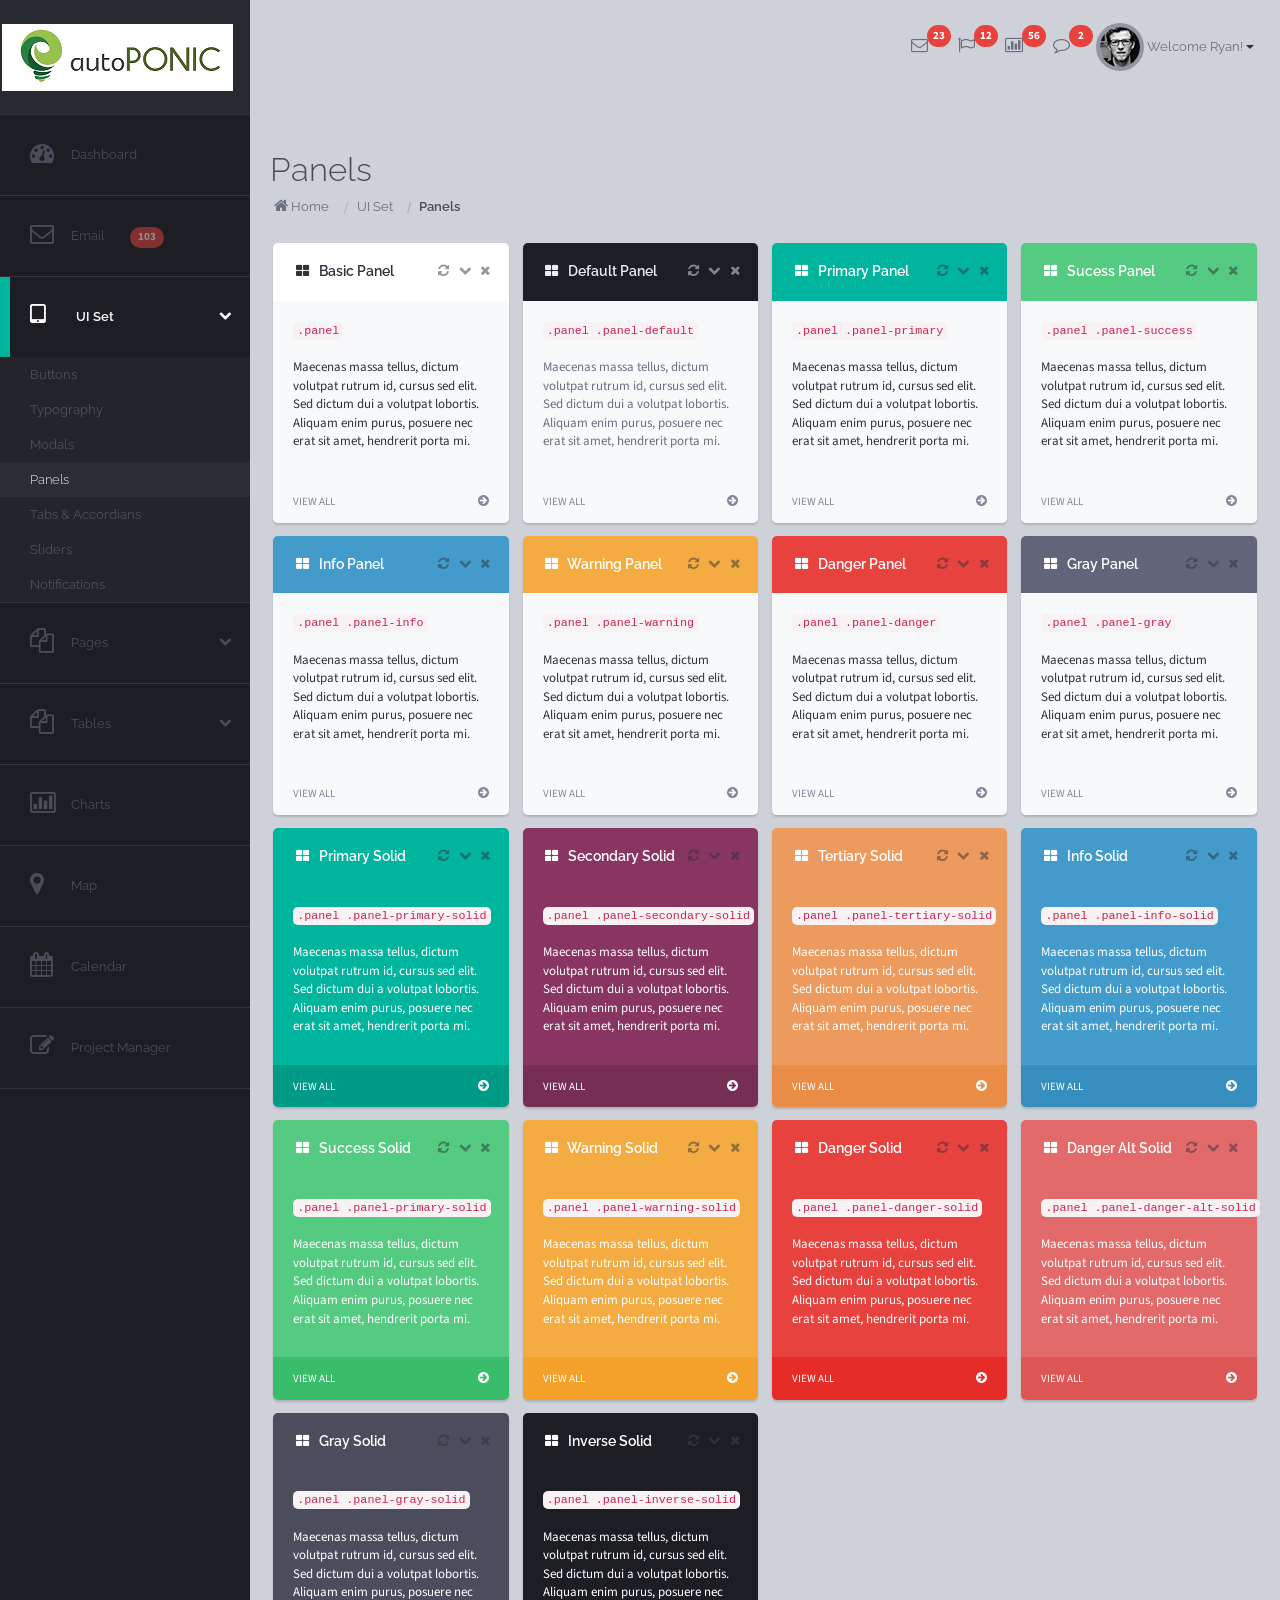
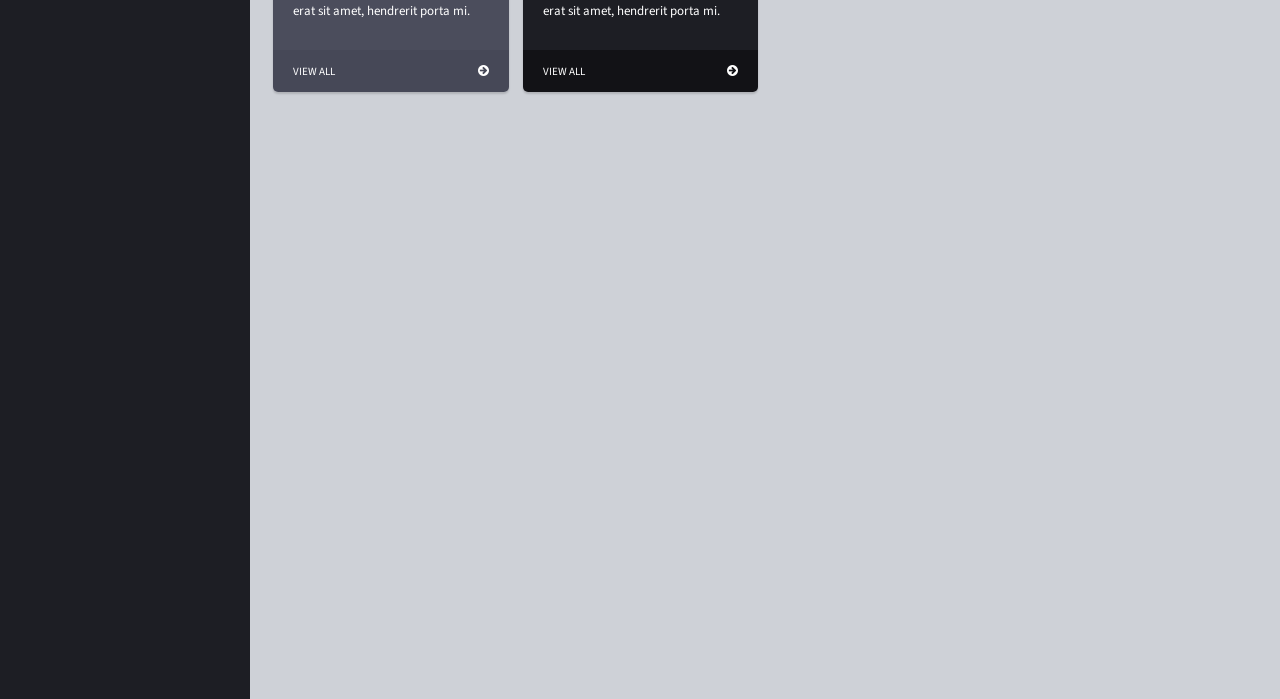
<file: visao/panels.html>
<!DOCTYPE html>
<html lang="en">
    <head>
        <meta charset="utf-8">
        <meta name="viewport" content="width=device-width, initial-scale=1.0">
        <meta name="description" content="">
        <meta name="author" content="">
        <title>Neu v1.0  |  Responsive Admin Skin</title>

    <!-- Bootstrap core CSS -->
    <link href="dist/css/bootstrap.css" rel="stylesheet">

    <!-- Boostrap Theme -->
    <link href="css/skin.css" rel="stylesheet">
    <link href="css/boostrap-overrides.css" rel="stylesheet">
    <link href="css/theme.css" rel="stylesheet">
        
    <!-- Add custom CSS here -->
    <link href="assets/css/sidebar.css" rel="stylesheet">
    
    <!-- Plugins -->
    <link href="assets/css/font-awesome.css" rel="stylesheet">
    <link rel="stylesheet" href="assets/css/ezmark.css">
    <link href="assets/css/animate-custom.css" rel="stylesheet">
	<link href="assets/css/pushy.css" rel="stylesheet">

   <!-- HTML5 shim and Respond.js IE8 support of HTML5 elements and media queries -->
    <!--[if lt IE 9]>
    <script src="../../assets/js/html5shiv.js"></script>
    <script src="../../assets/js/respond.min.js"></script>
    <![endif]-->
	
    
</head>
<body>


    <!-- Slide out chat panel -->
    <nav class="pushy pushy-right">
        <div class="well-lg no-radius">
            <i class="icon-group"></i>&nbsp;&nbsp;&nbsp;<strong>Chat</strong>&nbsp;&nbsp;<span class="text-transparent">(4)</span>
            <a href="javascript:;" class="close-chat-panel" data-dismiss="panel" aria-hidden="true"><i class="icon-remove pull-right text-transparent"></i></a>
			<br><br><div class="input-group inverse input-group-sm no-padding">
                      <span class="input-group-addon"><i class="icon-search text-transparent"></i></span>
                      <input type="text" class="form-control" placeholder="Search">
            </div>
           <div class="clearfix"></div>
        </div>
        <ul class="chat align-center-vert-alt">
            <li>
            	<a href="#"><img src="img/tn_user_07.jpg" alt="User" class="img-circle user-thumbnail-xs"></a>
            	<small><a href="#"> Amin Bhatnagar<span class="text-online pull-right"><i class="icon-circle text-online "></i></span></a></small>
                <div class="clearfix"></div>
            </li>
            <li>
            	<a href="#" class="pull-left"><img src="img/tn_user_02.jpg" alt="User" class="img-circle user-thumbnail-xs"></a>
            	<small><a href="#">Gina Wheeling<span class="text-online pull-right"><i class="icon-circle text-online "></i></span></a></small>
                <div class="clearfix"></div>
            </li>
            <li>
            	<a href="#" class="pull-left"><img src="img/tn_user_03.jpg" alt="User" class="img-circle user-thumbnail-xs"></a>
            	<small><a href="#">Ryan Smith<span class="text-online pull-right"><i class="icon-circle text-online "></i></span></a></small>
                <div class="clearfix"></div>
            </li>
            <li>
            	<a href="#" class="pull-left"><img src="img/tn_user_04.jpg" alt="User" class="img-circle user-thumbnail-xs"></a>
            	<small><a href="#">Hai Thatcher<span class="text-online pull-right"><i class="icon-circle text-online "></i></span></a></small>
                <div class="clearfix"></div>
            </li>
            <li>
            	<a href="#" class="pull-left"><img src="img/tn_user_05.jpg" alt="User" class="img-circle user-thumbnail-xs"></a>
            	<small><a href="#">Jane Doe<span class="text-online pull-right"><i class="icon-circle text-danger"></i></span></a></small>
                <div class="clearfix"></div>
            </li>
           <li>
            	<a href="#" class="pull-left"><img src="img/tn_user_06.jpg" alt="User" class="img-circle user-thumbnail-xs"></a>
            	<small><a href="#">Carson Winters<span class="text-online pull-right"><i class="icon-circle text-danger "></i></span></a></small>
                <div class="clearfix"></div>
            </li>
            <li class="idle">
            	<a href="#" class="pull-left"><img src="img/tn_user_01.jpg" alt="User" class="img-circle user-thumbnail-xs"></a>
            	<small><a href="#">Peyton Max <span class="pull-right"><i class="icon-circle"></i></span></a></small>
                <div class="clearfix"></div>
            </li>
            <li class="idle">
            	<a href="#" class="pull-left"><img src="img/tn_user_05.jpg" alt="User" class="img-circle user-thumbnail-xs"></a>
            	<small><a href="#">Brianna Winters<span class="pull-right"><i class="icon-circle"></i></span></a></small>
                <div class="clearfix"></div>
            </li>
            <li class="idle">
            	<a href="#" class="pull-left"><img src="img/tn_user_03.jpg" alt="User" class="img-circle user-thumbnail-xs"></a>
            	<small><a href="#">Micheal Anderson<span class="pull-right"><i class="icon-circle"></i></span></a></small>
                <div class="clearfix"></div>
            </li>
        </ul>
    </nav>


  <!-- Container for chat panel push-->
  <div id="container"> 
   <!-- Top Navbar  -->
        <div class="navbar navbar-static-top " role="navigation">
            <div class="navbar-header navbar-inverse text-center">
                <button type="button" class="navbar-toggle border-left-med no-radius" id="menu-toggle">
                <span class="sr-only">Toggle navigation</span>
                <span class="icon-bar"></span>
                <span class="icon-bar"></span>
                <span class="icon-bar"></span>
                </button>
                <button type="button" class="navbar-toggle border-left-med no-radius" data-toggle="collapse" data-target=".navbar-collapse">
                <span class="sr-only">Toggle navigation</span>
                <span class="avatar"><img src="img/avatar.jpg" alt="Ryan" class="img-circle"></span>
                </button>
                <!-- logo -->
                <div class="navbar-brand"><a href="index.html"> <img src="img/logo.png" alt="logo"></a></div>
                <!-- / logo -->
            </div>
            <!-- user -->
            <div class="collapse navbar-collapse navbar-ex1-collapse">
                <ul class="nav navbar-nav navbar-right navbar-user">
                    <!-- new messages -->
                    <li class="dropdown messages-dropdown">
                        <a href="#" class="dropdown-toggle announcements" data-toggle="dropdown"><i class="icon-envelope-alt"></i><span class="badge">23</span></a>
                        <ul class="dropdown-menu">
                            <li class="dropdown-header header-inverse"><i class="icon-envelope"></i>23 New Messages</li>
                            <li class="message-preview">
                                    <a href="#">
                                    <img src="img/tn_user_02.jpg" alt="User" class="img-circle user-thumbnail-xs">
                                    <span class="name pull-left">Maya Smith</span>
                                    <span class="label label-primary pull-right">Just Now</span><br>
                                    <span class="message text-transparent">Hi Ryan, I received a message from quis...</span>
                                    </a>
                            </li>
                            <li class="divider"></li>
                            <li class="message-preview">
                                <a href="#">
                                <img src="img/tn_user_01.jpg" alt="User" class="img-circle user-thumbnail-xs">
                                <span class="name pull-left">James Doe</span>
                                <span class="time pull-right text-transparent"><i class="icon-time"></i> 4:34 PM</span><br>
                                <span class="message text-transparent">Good Afternoon Ryan, Were you able to...</span>
                                </a>
                            </li>
                            <li class="divider"></li>
                            <li class="message-preview">
                                <a href="#">
                                <img src="img/tn_user_04.jpg" alt="User" class="img-circle user-thumbnail-xs">
                                <span class="name pull-left">Benjamin Taylor</span>
                                <span class="time pull-right text-transparent"><i class="icon-time"></i> 1:56 PM</span><br>
                                <span class="message text-transparent">Hey, Can you give me a call when you get a...</span>
                                </a>
                            </li>
                            <li class="divider"></li>
                            <li class="dropdown-footer text-center">
                                <a href="#">
                                See all new messages
                                </a>
                            </li>
                        </ul>
                    </li>
                    <!-- alerts -->
                    <li class="dropdown">
                        <a href="#" class="dropdown-toggle announcements" data-toggle="dropdown">
                        <i class="icon-flag-alt"></i><span class="badge animated-delay flash">12</span></a>
                        <ul class="dropdown-menu">
                            <li class="dropdown-header header-inverse"><i class="icon-star"></i>12 Notifications </li>
                            <li class="notification">
                                <a href="#">
                                <span class="pull-left"><span class="label label-success"><i class="icon-comment"></i></span>  New Comment</span>
                                <span class="time pull-right text-transparent">Just Now</span><br>
                                </a>
                            </li>
                            <li class="notification">
                                <a href="#">
                                <span class="pull-left"><span class="label label-success"><i class="icon-comment"></i></span>  New Comment</span>
                                <span class="time pull-right text-transparent">5 Minutes Ago</span><br>
                                </a>
                            </li>
                            <li class="notification">
                                <a href="#">
                                <span class="pull-left"><span class="label label-primary"><i class="icon-user"></i></span>  12 New Users</span>
                                <span class="time pull-right text-transparent">23 Minutes ago</span><br>
                                </a>
                            </li>
                            <li class="notification">
                                <a href="#">
                                <span class="pull-left"><span class="label label-danger"><i class="icon-flag"></i></span>  Canceled Transaction</span>
                                <span class="time pull-right text-transparent">12 Hours Ago</span><br>
                                </a>
                            </li>
                            <li class="notification">
                                <a href="#">
                                <span class="pull-left"><span class="label label-warning"><i class="icon-shopping-cart"></i></span>  Canceled Transaction</span>
                                <span class="time pull-right text-transparent">Yesterday</span><br>
                                </a>
                            </li>
                            <li class="divider"></li>
                            <li class="dropdown-footer text-center">
                                <a href="#">
                                See all notifications
                                </a>
                            </li>
                        </ul>
                    </li>
                    <li class="dropdown alerts-dropdown">
                        <a href="#" class="dropdown-toggle announcements" data-toggle="dropdown"><i class="icon-bar-chart"></i><span class="badge">56</span></a>
                        <ul class="dropdown-menu">
                            <li class="dropdown-header header-inverse"><i class="icon-bar-chart"></i>6 Pending Tasks </li>
                            <li>
                                <a href="javascript:void(0);">
                                    <span class="task">
                                    <span class="desc">November orders </span>
                                    </span>
                                    <div class="progress progress-striped active">
                                        <div class="progress-bar"  role="progressbar" aria-valuenow="45" aria-valuemin="0" aria-valuemax="100" style="width: 45%">
                                        </div>
                                    </div>
                                </a>
                            </li>
                            <li>
                                <a href="javascript:void(0);">
                                    <span class="task">
                                    <span class="desc">Invoices paid</span>
                                    </span>
                                    <div class="progress progress-striped active">
                                        <div class="progress-bar progress-bar-success"  role="progressbar" aria-valuenow="45" aria-valuemin="0" aria-valuemax="100" style="width:65%">
                                        </div>
                                    </div>
                                </a>
                            </li>
                            <li>
                                <a href="javascript:void(0);">
                                    <span class="task">
                                    <span class="desc">Updates</span>
                                    </span>
                                    <div class="progress progress-striped active">
                                        <div class="progress-bar progress-bar-warning"  role="progressbar" aria-valuenow="45" aria-valuemin="0" aria-valuemax="100" style="width:35%">
                                        </div>
                                    </div>
                                </a>
                            </li>
                            <li>
                                <a href="javascript:void(0);">
                                    <span class="task">
                                    <span class="desc">Unread emails</span>
                                    </span>
                                    <div class="progress progress-striped active">
                                        <div class="progress-bar progress-bar-danger"  role="progressbar" aria-valuenow="45" aria-valuemin="0" aria-valuemax="100" style="width:15%">
                                        </div>
                                    </div>
                                </a>
                            </li>
                            <li class="divider"></li>
                            <li class="dropdown-footer text-center">
                                <a href="#">
                                See all tasks
                                </a>
                            </li>
                        </ul>
                    </li>
                    <li class="dropdown">
                    	<a href="#"><div class="menu-btn"><i class="icon-comment-alt"></i><span class="badge">2</span></div></a>
                      
                    </li>
                    <li class="avatar dropdown user-dropdown">
                        <a href="#" class="dropdown-toggle" data-toggle="dropdown"><img src="img/avatar.jpg" alt="Ryan" class="img-circle nav-avatar">Welcome Ryan!<b class="caret"></b></a>
                        <ul class="dropdown-menu">
                            <li><a href="user-profile.html"><i class="icon-user"></i> Profile</a></li>
                            <li><a href="email.html"><i class="icon-envelope"></i> Inbox</a></li>
                            <li><a href="#"><i class="icon-gear"></i> Settings</a></li>
                            <li class="divider"></li>
                            <li><a href="login.html"><i class="icon-power-off"></i> Log Out</a></li>
                        </ul>
                    </li>
                </ul>
            </div>
            <!-- / nav-collapse -->
        </div>
        <!-- / top Navbar -->
        
		<!-- Wrapper for content below nav bar -->
        <div id="wrapper">
         <!-- Sidebar -->
          <div id="sidebar-wrapper" class="stretch-full-height">
            <ul class="sidebar-nav">
              <li>
                <a href="index.html">
                <span class="nav-icon"><i class="icon-dashboard icon-2x"></i></span>
                <span class="sidebar-menu-item-text">Dashboard</span></a>            
              </li>
              <li>
                 <a href="email.html">
                 <span class="nav-icon"><i class="icon-envelope-alt icon-2x"></i></span>
                 <span class="sidebar-menu-item-text">Email</span>
                 <span class="responsive-hide badge">103</span>
                 </a>
              </li>
              <li class="nav-header"  data-toggle="collapse" data-target="#uiMenu"> 
                  <a href="#" class="active-title">
                      <span class="nav-icon"><i class="icon-tablet icon-2x"></i></span>
                      <span class="sidebar-menu-item-text">UI Set</span>
                      <i class="icon-chevron-down pull-right"></i>
                  </a>
                  <ul class="nav nav-list collapse submenu in" id="uiMenu">
                        <li><a href="buttons.html">Buttons</a></li>
                        <li><a href="typography.html">Typography</a></li>
                        <li><a href="modals.html">Modals</a></li>
                        <li class="active"><a href="panels.html">Panels</a></li>
                        <li><a href="tabs.html">Tabs & Accordians</a></li>
                        <li><a href="sliders.html">Sliders</a></li>
                        <li><a href="notifications.html">Notifications</a></li>
                    </ul>
        	  </li>
        	  <li class="nav-header"  data-toggle="collapse" data-target="#pages"> 
                  <a href="#">
                      <span class="nav-icon"><i class="icon-copy icon-2x"></i></span>
                      <span class="sidebar-menu-item-text">Pages</span>
                      <i class="icon-chevron-down pull-right"></i>
                  </a>
                  <ul class="nav nav-list collapse submenu" id="pages">
                         <li><a href="user-profile.html">User Profile</a></li>
                         <li><a href="login.html">Login</a></li>
                         <li><a href="register.html">Register</a></li>
                         <li><a href="404.html">404 Page</a></li>
                         <li><a href="message.html">Send Message</a></li>
                    </ul>
        	  </li>
        	  <li class="nav-header"  data-toggle="collapse" data-target="#tables"> 
                  <a href="#">
                      <span class="nav-icon"><i class="icon-copy icon-2x"></i></span>
                      <span class="sidebar-menu-item-text">Tables</span>
                      <i class="icon-chevron-down pull-right"></i>
                  </a>
                  <ul class="nav nav-list collapse submenu" id="tables">
						<li><a href="basic.html">Basic</a></li>
                        <li><a href="data.html">Data</a></li>
                    </ul>
        	  </li>
              <li>
                <a href="charts.html">
                <span class="nav-icon"><i class="icon-bar-chart icon-2x"></i></span>
                <span class="sidebar-menu-item-text">Charts</span></a>            
              </li>
              <li>
                <a href="maps.html">
                <span class="nav-icon"><i class="icon-map-marker icon-2x"></i></span>
                <span class="sidebar-menu-item-text">Map</span></a>            
              </li>
              <li>
                <a href="calendar.html">
                <span class="nav-icon"><i class="icon-calendar icon-2x"></i></span>
                <span class="sidebar-menu-item-text">Calendar</span></a>            
              </li>
              <li>
                <a href="project-manager.html">
                <span class="nav-icon"><i class="icon-edit icon-2x"></i></span>
                <span class="sidebar-menu-item-text">Project Manager</span></a>            
              </li>
            </ul>
          </div><!-- /sidebar -->
          
          <!-- preloader -->
          <div class='preloader-wrapper'>
           <div class="preloader">
               <img src="img/preloader.png" alt='loading image'/>
           </div>
		  </div><!-- / preloader -->

          <!-- Keep all page content within the page-content-wrapper -->
          <div id="page-content-wrapper" class="stretch-full-height animated-med-delay fadeInRight">
             
             <!-- page content header -->
                    <div class="row add-padding">
                            <div class="pull-left">
                                <h1>Panels</h1>
                                <ol class="breadcrumb">
                                    <li><a href="index.html"><i class="icon-home"></i> Home</a></li>
                                    <li><a href="#">UI Set</a></li>
                                    <li class="active"><a href="#">Panels</a></li>
                            	</ol>
                            </div>
                    </div><!-- / page content header -->                    
                    <!--Page Content-->
                  <!--Row 1-->
                    <div class="row">
                        <!--basic panel-->
                        <div class="col-md-3">
                            <div class="panel">
                                <div class="panel-heading">
                                    <div class="pull-left"><h4><i class="icon-th-large"></i> Basic Panel</h4></div>
                                    <div class="tools pull-right">
                                      <a href="#"><i class="icon-refresh text-transparent"></i></a>
                                      	<a href="javascript:;"  data-toggle="collapse"  data-target="#collapseOne"><i class="icon-chevron-down text-transparent"></i></a>
                                        <a href="#"  class="close-panel" data-dismiss="panel" aria-hidden="true"><i class="icon-remove text-transparent"></i></a>
                                     </div>
                                     <div class="clearfix"></div>
                                </div>
                                <div id="collapseOne" class="panel-body panel-collapse collapse in">
                                	<code>.panel</code><br><br>
                                    <p>Maecenas massa tellus, dictum volutpat rutrum id, cursus sed elit. Sed dictum dui a volutpat lobortis. Aliquam enim purus, posuere nec erat sit amet, hendrerit porta mi.</p>
                       			</div>
                                <div class="panel-footer">
                                	<small>VIEW ALL</small> 
                                    <div class="pull-right"><i class="icon-circle-arrow-right"></i></div>
                                </div>
                              </div><!--/panel-->
						</div><!--/basic panel-->
                        
                        <!--default panel-->
                        <div class="col-md-3">
                            <div class="panel panel-default">
                                <div class="panel-heading">
                                    <div class="pull-left"><h4><i class="icon-th-large"></i> Default Panel</h4></div>
                                    <div class="tools pull-right">
                                      	<a href="#"><i class="icon-refresh text-transparent"></i></a>
                                      	<a href="javascript:;"  data-toggle="collapse"  data-target="#collapseTwo"><i class="icon-chevron-down text-transparent"></i></a>
                                        <a href="#"  class="close-panel" data-dismiss="panel" aria-hidden="true"><i class="icon-remove text-transparent"></i></a>
                                     </div>
                                     <div class="clearfix"></div>
                                </div>
                                <div id="collapseTwo" class="panel-body panel-collapse collapse in">
                                	<code>.panel .panel-default</code><br><br>
                                    <p>Maecenas massa tellus, dictum volutpat rutrum id, cursus sed elit. Sed dictum dui a volutpat lobortis. Aliquam enim purus, posuere nec erat sit amet, hendrerit porta mi.</p>
                       			</div>
                                <div class="panel-footer">
                                	<small>VIEW ALL</small> 
                                    <div class="pull-right"><i class="icon-circle-arrow-right"></i></div>
                                </div>
                              </div><!--/panel-->
						</div><!--/default panel-->
                        
                        <!--primary panel-->
                        <div class="col-md-3">
                            <div class="panel panel-primary">
                                <div class="panel-heading">
                                    <div class="pull-left"><h4><i class="icon-th-large"></i> Primary Panel</h4></div>
                                    <div class="tools pull-right">
                                      	<a href="#"><i class="icon-refresh text-transparent"></i></a>
                                      	<a href="javascript:;" data-toggle="collapse"  data-target="#collapseThree"><i class="icon-chevron-down text-transparent"></i></a>
                                        <a href="#"  class="close-panel" data-dismiss="panel" aria-hidden="true"><i class="icon-remove text-transparent"></i></a>
                                     </div>
                                     <div class="clearfix"></div>
                                </div>
                                <div id="collapseThree" class="panel-body panel-collapse collapse in">
                                	<code>.panel .panel-primary</code><br><br>
                                    <p>Maecenas massa tellus, dictum volutpat rutrum id, cursus sed elit. Sed dictum dui a volutpat lobortis. Aliquam enim purus, posuere nec erat sit amet, hendrerit porta mi.</p>
                       			</div>
                                <div class="panel-footer">
                                	<small>VIEW ALL</small> 
                                    <div class="pull-right"><i class="icon-circle-arrow-right"></i></div>
                                </div>
                              </div><!--/panel-->
						</div><!--/primary panel-->
                        
                        <!--success panel-->
                        <div class="col-md-3">
                            <div class="panel panel-success">
                                <div class="panel-heading">
                                    <div class="pull-left"><h4><i class="icon-th-large"></i> Sucess Panel</h4></div>
                                    <div class="tools pull-right">
                                      	<a href="#"><i class="icon-refresh text-transparent"></i></a>
                                      	<a href="javascript:;"  data-toggle="collapse"  data-target="#collapseFour"><i class="icon-chevron-down text-transparent"></i></a>
                                        <a href="#"  class="close-panel" data-dismiss="panel" aria-hidden="true"><i class="icon-remove text-transparent"></i></a>
                                     </div>
                                     <div class="clearfix"></div>
                                </div>
                                <div id="collapseFour" class="panel-body panel-collapse collapse in">
                                	<code>.panel .panel-success</code><br><br>
                                    <p>Maecenas massa tellus, dictum volutpat rutrum id, cursus sed elit. Sed dictum dui a volutpat lobortis. Aliquam enim purus, posuere nec erat sit amet, hendrerit porta mi.</p>
                       			</div>
                                <div class="panel-footer">
                                	<small>VIEW ALL</small> 
                                    <div class="pull-right"><i class="icon-circle-arrow-right"></i></div>
                                </div>
                              </div><!--/panel-->
						</div><!--/success panel-->
                        
                     </div><!--/ row 1-->
                     <!--Row 2-->
                     <div class="row">
                        <!--info panel-->
                        <div class="col-md-3">
                            <div class="panel panel-info">
                                <div class="panel-heading">
                                    <div class="pull-left"><h4><i class="icon-th-large"></i> Info Panel</h4></div>
                                    <div class="tools pull-right">
                                      <a href="#"><i class="icon-refresh text-transparent"></i></a>
                                      	<a href="javascript:;"  data-toggle="collapse"  data-target="#collapseFive"><i class="icon-chevron-down text-transparent"></i></a>
                                        <a href="#"  class="close-panel" data-dismiss="panel" aria-hidden="true"><i class="icon-remove text-transparent"></i></a>
                                     </div>
                                     <div class="clearfix"></div>
                                </div>
                                <div id="collapseFive" class="panel-body panel-collapse collapse in">
                                	<code>.panel .panel-info</code><br><br>
                                    <p>Maecenas massa tellus, dictum volutpat rutrum id, cursus sed elit. Sed dictum dui a volutpat lobortis. Aliquam enim purus, posuere nec erat sit amet, hendrerit porta mi.</p>
                       			</div>
                                <div class="panel-footer">
                                	<small>VIEW ALL</small> 
                                    <div class="pull-right"><i class="icon-circle-arrow-right"></i></div>
                                </div>
                              </div><!--/panel-->
						</div><!--/info panel-->
                        
                        <!--warning panel-->
                        <div class="col-md-3">
                            <div class="panel panel-warning">
                                <div class="panel-heading">
                                    <div class="pull-left"><h4><i class="icon-th-large"></i> Warning Panel</h4></div>
                                    <div class="tools pull-right">
                                      	<a href="#"><i class="icon-refresh text-transparent"></i></a>
                                      	<a href="javascript:;"  data-toggle="collapse"  data-target="#collapseSix"><i class="icon-chevron-down text-transparent"></i></a>
                                        <a href="#"  class="close-panel" data-dismiss="panel" aria-hidden="true"><i class="icon-remove text-transparent"></i></a>
                                     </div>
                                     <div class="clearfix"></div>
                                </div>
                                <div id="collapseSix" class="panel-body panel-collapse collapse in">
                                	<code>.panel .panel-warning</code><br><br>
                                    <p>Maecenas massa tellus, dictum volutpat rutrum id, cursus sed elit. Sed dictum dui a volutpat lobortis. Aliquam enim purus, posuere nec erat sit amet, hendrerit porta mi.</p>
                       			</div>
                                <div class="panel-footer">
                                	<small>VIEW ALL</small> 
                                    <div class="pull-right"><i class="icon-circle-arrow-right"></i></div>
                                </div>
                              </div><!--/panel-->
						</div><!--/warning panel-->
                        
                        <!--danger panel-->
                        <div class="col-md-3">
                            <div class="panel panel-danger">
                                <div class="panel-heading">
                                    <div class="pull-left"><h4><i class="icon-th-large"></i> Danger Panel</h4></div>
                                    <div class="tools pull-right">
                                      	<a href="#"><i class="icon-refresh text-transparent"></i></a>
                                      	<a href="javascript:;"  data-toggle="collapse"  data-target="#collapseSeven"><i class="icon-chevron-down text-transparent"></i></a>
                                        <a href="#"  class="close-panel" data-dismiss="panel" aria-hidden="true"><i class="icon-remove text-transparent"></i></a>
                                     </div>
                                     <div class="clearfix"></div>
                                </div>
                                <div id="collapseSeven" class="panel-body panel-collapse collapse in">
                                	<code>.panel .panel-danger</code><br><br>
                                    <p>Maecenas massa tellus, dictum volutpat rutrum id, cursus sed elit. Sed dictum dui a volutpat lobortis. Aliquam enim purus, posuere nec erat sit amet, hendrerit porta mi.</p>
                       			</div>
                                <div class="panel-footer">
                                	<small>VIEW ALL</small> 
                                    <div class="pull-right"><i class="icon-circle-arrow-right"></i></div>
                                </div>
                              </div><!--/panel-->
						</div><!--/danger panel-->
                        
                        <!--gray panel-->
                        <div class="col-md-3">
                            <div class="panel panel-gray">
                                <div class="panel-heading">
                                    <div class="pull-left"><h4><i class="icon-th-large"></i> Gray Panel</h4></div>
                                    <div class="tools pull-right">
                                      	<a href="#"><i class="icon-refresh text-transparent"></i></a>
                                      	<a href="javascript:;"  data-toggle="collapse"  data-target="#collapseEight"><i class="icon-chevron-down text-transparent"></i></a>
                                        <a href="#"  class="close-panel" data-dismiss="panel" aria-hidden="true"><i class="icon-remove text-transparent"></i></a>
                                     </div>
                                     <div class="clearfix"></div>
                                </div>
                                <div id="collapseEight" class="panel-body panel-collapse collapse in">
                                	<code>.panel .panel-gray</code><br><br>
                                    <p>Maecenas massa tellus, dictum volutpat rutrum id, cursus sed elit. Sed dictum dui a volutpat lobortis. Aliquam enim purus, posuere nec erat sit amet, hendrerit porta mi.</p>
                       			</div>
                                <div class="panel-footer">
                                	<small>VIEW ALL</small> 
                                    <div class="pull-right"><i class="icon-circle-arrow-right"></i></div>
                                </div>
                              </div><!--/panel-->
						</div><!--/gray panel-->
                        
                     </div><!--/ row 2-->
                    
                    <!--Row 3-->
                    <div class="row">
                        <!--primary solid panel-->
                        <div class="col-md-3">
                            <div class="panel panel-primary-solid">
                                <div class="panel-heading">
                                    <div class="pull-left"><h4><i class="icon-th-large"></i> Primary Solid</h4></div>
                                    <div class="tools pull-right">
                                      <a href="#"><i class="icon-refresh text-transparent"></i></a>
                                      	<a href="javascript:;"  data-toggle="collapse"  data-target="#collapseNine"><i class="icon-chevron-down text-transparent"></i></a>
                                        <a href="#"  class="close-panel" data-dismiss="panel" aria-hidden="true"><i class="icon-remove text-transparent"></i></a>
                                     </div>
                                     <div class="clearfix"></div>
                                </div>
                                <div id="collapseNine" class="panel-body panel-collapse collapse in">
                                	<code>.panel .panel-primary-solid</code><br><br>
                                    <p>Maecenas massa tellus, dictum volutpat rutrum id, cursus sed elit. Sed dictum dui a volutpat lobortis. Aliquam enim purus, posuere nec erat sit amet, hendrerit porta mi.</p>
                       			</div>
                                <div class="panel-footer">
                                	<small>VIEW ALL</small> 
                                    <div class="pull-right"><i class="icon-circle-arrow-right"></i></div>
                                </div>
                              </div><!--/panel-->
						</div><!--/primary solid panel-->
                        
                        <!-- secondary solid panel-->
                        <div class="col-md-3">
                            <div class="panel panel-secondary-solid">
                                <div class="panel-heading">
                                    <div class="pull-left"><h4><i class="icon-th-large"></i> Secondary Solid</h4></div>
                                    <div class="tools pull-right">
                                      	<a href="#"><i class="icon-refresh text-transparent"></i></a>
                                      	<a href="javascript:;" data-toggle="collapse"  data-target="#collapseTen"><i class="icon-chevron-down text-transparent"></i></a>
                                        <a href="#"  class="close-panel" data-dismiss="panel" aria-hidden="true"><i class="icon-remove text-transparent"></i></a>
                                     </div>
                                     <div class="clearfix"></div>
                                </div>
                                <div id="collapseTen" class="panel-body panel-collapse collapse in">
                                	<code>.panel .panel-secondary-solid</code><br><br>
                                    <p>Maecenas massa tellus, dictum volutpat rutrum id, cursus sed elit. Sed dictum dui a volutpat lobortis. Aliquam enim purus, posuere nec erat sit amet, hendrerit porta mi.</p>
                       			</div>
                                <div class="panel-footer">
                                	<small>VIEW ALL</small> 
                                    <div class="pull-right"><i class="icon-circle-arrow-right"></i></div>
                                </div>
                              </div><!--/panel-->
						</div><!--/secondary solid panel -->
                        
                        <!--tertiary solid panel-->
                        <div class="col-md-3">
                            <div class="panel panel-tertiary-solid">
                                <div class="panel-heading">
                                    <div class="pull-left"><h4><i class="icon-th-large"></i> Tertiary Solid</h4></div>
                                    <div class="tools pull-right">
                                      	<a href="#"><i class="icon-refresh text-transparent"></i></a>
                                      	<a href="javascript:;"  data-toggle="collapse" data-target="#collapseEleven"><i class="icon-chevron-down text-transparent"></i></a>
                                        <a href="#"  class="close-panel" data-dismiss="panel" aria-hidden="true"><i class="icon-remove text-transparent"></i></a>
                                     </div>
                                     <div class="clearfix"></div>
                                </div>
                                <div id="collapseEleven" class="panel-body panel-collapse collapse in">
                                	<code>.panel .panel-tertiary-solid</code><br><br>
                                    <p>Maecenas massa tellus, dictum volutpat rutrum id, cursus sed elit. Sed dictum dui a volutpat lobortis. Aliquam enim purus, posuere nec erat sit amet, hendrerit porta mi.</p>
                       			</div>
                                <div class="panel-footer">
                                	<small>VIEW ALL</small> 
                                    <div class="pull-right"><i class="icon-circle-arrow-right"></i></div>
                                </div>
                              </div><!--/panel-->
						</div><!--/tertiary solid panel-->
                        
                        <!--success solid panel-->
                        <div class="col-md-3">
                            <div class="panel panel-info-solid">
                                <div class="panel-heading">
                                    <div class="pull-left"><h4><i class="icon-th-large"></i> Info Solid</h4></div>
                                    <div class="tools pull-right">
                                      	<a href="#"><i class="icon-refresh text-transparent"></i></a>
                                      	<a href="javascript:;"  data-toggle="collapse"  data-target="#collapseTwelve"><i class="icon-chevron-down text-transparent"></i></a>
                                        <a href="#"  class="close-panel" data-dismiss="panel" aria-hidden="true"><i class="icon-remove text-transparent"></i></a>
                                     </div>
                                     <div class="clearfix"></div>
                                </div>
                                <div id="collapseTwelve" class="panel-body panel-collapse collapse in">
                                	<code>.panel .panel-info-solid</code><br><br>
                                    <p>Maecenas massa tellus, dictum volutpat rutrum id, cursus sed elit. Sed dictum dui a volutpat lobortis. Aliquam enim purus, posuere nec erat sit amet, hendrerit porta mi.</p>
                       			</div>
                                <div class="panel-footer">
                                	<small>VIEW ALL</small> 
                                    <div class="pull-right"><i class="icon-circle-arrow-right"></i></div>
                                </div>
                              </div><!--/panel-->
						</div><!--/success solid panel-->
                        
                     </div><!--/ row 3-->
                     
                    <!--Row 4-->
                    <div class="row">
                        <!--success solid panel-->
                        <div class="col-md-3">
                            <div class="panel panel-success-solid">
                                <div class="panel-heading">
                                    <div class="pull-left"><h4><i class="icon-th-large"></i> Success Solid</h4></div>
                                    <div class="tools pull-right">
                                      <a href="#"><i class="icon-refresh text-transparent"></i></a>
                                      	<a href="javascript:;"  data-toggle="collapse"  data-target="#collapseThirteen"><i class="icon-chevron-down text-transparent"></i></a>
                                        <a href="#"  class="close-panel" data-dismiss="panel" aria-hidden="true"><i class="icon-remove text-transparent"></i></a>
                                     </div>
                                     <div class="clearfix"></div>
                                </div>
                                <div id="collapseThirteen" class="panel-body panel-collapse collapse in">
                                	<code>.panel .panel-primary-solid</code><br><br>
                                    <p>Maecenas massa tellus, dictum volutpat rutrum id, cursus sed elit. Sed dictum dui a volutpat lobortis. Aliquam enim purus, posuere nec erat sit amet, hendrerit porta mi.</p>
                       			</div>
                                <div class="panel-footer">
                                	<small>VIEW ALL</small> 
                                    <div class="pull-right"><i class="icon-circle-arrow-right"></i></div>
                                </div>
                              </div><!--/panel-->
						</div><!--/success solid panel-->
                        
                        <!-- warning solid panel-->
                        <div class="col-md-3">
                            <div class="panel panel-warning-solid">
                                <div class="panel-heading">
                                    <div class="pull-left"><h4><i class="icon-th-large"></i> Warning Solid</h4></div>
                                    <div class="tools pull-right">
                                      	<a href="#"><i class="icon-refresh text-transparent"></i></a>
                                      	<a href="javascript:;" data-toggle="collapse"  data-target="#collapseFourteen"><i class="icon-chevron-down text-transparent"></i></a>
                                        <a href="#"  class="close-panel" data-dismiss="panel" aria-hidden="true"><i class="icon-remove text-transparent"></i></a>
                                     </div>
                                     <div class="clearfix"></div>
                                </div>
                                <div id="collapseFourteen" class="panel-body panel-collapse collapse in">
                                	<code>.panel .panel-warning-solid</code><br><br>
                                    <p>Maecenas massa tellus, dictum volutpat rutrum id, cursus sed elit. Sed dictum dui a volutpat lobortis. Aliquam enim purus, posuere nec erat sit amet, hendrerit porta mi.</p>
                       			</div>
                                <div class="panel-footer">
                                	<small>VIEW ALL</small> 
                                    <div class="pull-right"><i class="icon-circle-arrow-right"></i></div>
                                </div>
                              </div><!--/panel-->
						</div><!--/warning solid panel -->
                        
                        <!--danger solid panel-->
                        <div class="col-md-3">
                            <div class="panel panel-danger-solid">
                                <div class="panel-heading">
                                    <div class="pull-left"><h4><i class="icon-th-large"></i> Danger Solid</h4></div>
                                    <div class="tools pull-right">
                                      	<a href="#"><i class="icon-refresh text-transparent"></i></a>
                                      	<a href="javascript:;" data-toggle="collapse"  data-target="#collapseFifteen"><i class="icon-chevron-down text-transparent"></i></a>
                                        <a href="#"  class="close-panel" data-dismiss="panel" aria-hidden="true"><i class="icon-remove text-transparent"></i></a>
                                     </div>
                                     <div class="clearfix"></div>
                                </div>
                                <div id="collapseFifteen" class="panel-body panel-collapse collapse in">
                                	<code>.panel .panel-danger-solid</code><br><br>
                                    <p>Maecenas massa tellus, dictum volutpat rutrum id, cursus sed elit. Sed dictum dui a volutpat lobortis. Aliquam enim purus, posuere nec erat sit amet, hendrerit porta mi.</p>
                       			</div>
                                <div class="panel-footer">
                                	<small>VIEW ALL</small> 
                                    <div class="pull-right"><i class="icon-circle-arrow-right"></i></div>
                                </div>
                              </div><!--/panel-->
						</div><!--/danger solid panel-->
                        
                        <!--danger solid alt panel-->
                        <div class="col-md-3">
                            <div class="panel panel-danger-alt-solid">
                                <div class="panel-heading">
                                    <div class="pull-left"><h4><i class="icon-th-large"></i> Danger Alt Solid</h4></div>
                                    <div class="tools pull-right">
                                      	<a href="#"><i class="icon-refresh text-transparent"></i></a>
                                      	<a  href="javascript:;" data-toggle="collapse"  data-target="#collapseSixteen"><i class="icon-chevron-down text-transparent"></i></a>
                                        <a href="#"  class="close-panel" data-dismiss="panel" aria-hidden="true"><i class="icon-remove text-transparent"></i></a>
                                     </div>
                                     <div class="clearfix"></div>
                                </div>
                                <div id="collapseSixteen" class="panel-body panel-collapse collapse in">
                                	<code>.panel .panel-danger-alt-solid</code><br><br>
                                    <p>Maecenas massa tellus, dictum volutpat rutrum id, cursus sed elit. Sed dictum dui a volutpat lobortis. Aliquam enim purus, posuere nec erat sit amet, hendrerit porta mi.</p>
                       			</div>
                                <div class="panel-footer">
                                	<small>VIEW ALL</small> 
                                    <div class="pull-right"><i class="icon-circle-arrow-right"></i></div>
                                </div>
                              </div><!--/panel-->
						</div><!--/danger solid alt panel-->
                        
                     </div><!--/ row 4-->
                     
                    <!--Row 5-->
                    <div class="row">
                        <!--gray solid panel-->
                        <div class="col-md-3">
                            <div class="panel panel-gray-solid">
                                <div class="panel-heading">
                                    <div class="pull-left"><h4><i class="icon-th-large"></i> Gray Solid</h4></div>
                                    <div class="tools pull-right">
                                      <a href="#"><i class="icon-refresh text-transparent"></i></a>
                                      	<a href="#" data-toggle="collapse"  data-target="#collapseSeventeen"><i class="icon-chevron-down text-transparent"></i></a>
                                        <a href="#"  class="close-panel" data-dismiss="panel" aria-hidden="true"><i class="icon-remove text-transparent"></i></a>
                                     </div>
                                     <div class="clearfix"></div>
                                </div>
                                <div id="collapseSeventeen" class="panel-body panel-collapse collapse in">
                                	<code>.panel .panel-gray-solid</code><br><br>
                                    <p>Maecenas massa tellus, dictum volutpat rutrum id, cursus sed elit. Sed dictum dui a volutpat lobortis. Aliquam enim purus, posuere nec erat sit amet, hendrerit porta mi.</p>
                       			</div>
                                <div class="panel-footer">
                                	<small>VIEW ALL</small> 
                                    <div class="pull-right"><i class="icon-circle-arrow-right"></i></div>
                                </div>
                              </div><!--/panel-->
						</div><!--/gray solid panel-->
                        
                        <!-- inverse solid panel-->
                        <div class="col-md-3">
                            <div class="panel panel-inverse-solid">
                                <div class="panel-heading">
                                    <div class="pull-left"><h4><i class="icon-th-large"></i> Inverse Solid</h4></div>
                                    <div class="tools pull-right">
                                      	<a href="#"><i class="icon-refresh"></i></a>
                                      	<a href="#" data-toggle="collapse"  data-target="#collapseEighteen"><i class="icon-chevron-down"></i></a>
                                        <a href="#" class="close-panel" data-dismiss="panel" aria-hidden="true"><i class="icon-remove"></i></a>
                                     </div>
                                     <div class="clearfix"></div>
                                </div>
                                <div id="collapseEighteen" class="panel-body panel-collapse collapse in">
                                	<code>.panel .panel-inverse-solid</code><br><br>
                                    <p>Maecenas massa tellus, dictum volutpat rutrum id, cursus sed elit. Sed dictum dui a volutpat lobortis. Aliquam enim purus, posuere nec erat sit amet, hendrerit porta mi.</p>
                       			</div>
                                <div class="panel-footer">
                                	<small>VIEW ALL</small> 
                                    <div class="pull-right"><i class="icon-circle-arrow-right"></i></div>
                                </div>
                              </div><!--/panel-->
						</div><!--/inverse solid panel -->
                       

                     </div><!--/ row 5-->  
                    
                
          </div><!-- /page-content-wrapper -->
		</div><!-- / wrapper for content below nav bar -->

	</div><!-- end container for chat panel push-->

	
   	    <!-- JavaScript -->
        <!-- Placed at the end of the document so the pages load faster -->
        <!-- Theme Core -->
		<script src="assets/js/jquery.js"></script>
    	<script src="assets/js/modernizr-2.6.2.min.js"></script>
        <script src="dist/js/bootstrap.js"></script>
        <script type="text/javascript" src="assets/js/jquery-ui-1.10.4.custom.min.js"></script>
        
        <!-- Preloader -->
		<script>
            $(window).load(function(){
             $('.preloader-wrapper').fadeOut();
            });
        </script>
	    <!-- Pushy JS --> 
        <script src="assets/js/pushy.js"></script>

        <!-- EzMark -->
        <script src="assets/js/jquery.ezmark.js"></script>
        <script type="text/javascript">
			$(function() {
				$('.custom-check input').ezMark()
			});	
		</script>

        <!-- Custom -->
		<script src="assets/js/sidebar-navbar.js"></script>
        <script src="assets/js/script.js"></script>
	   

</body>
</html>
</file>
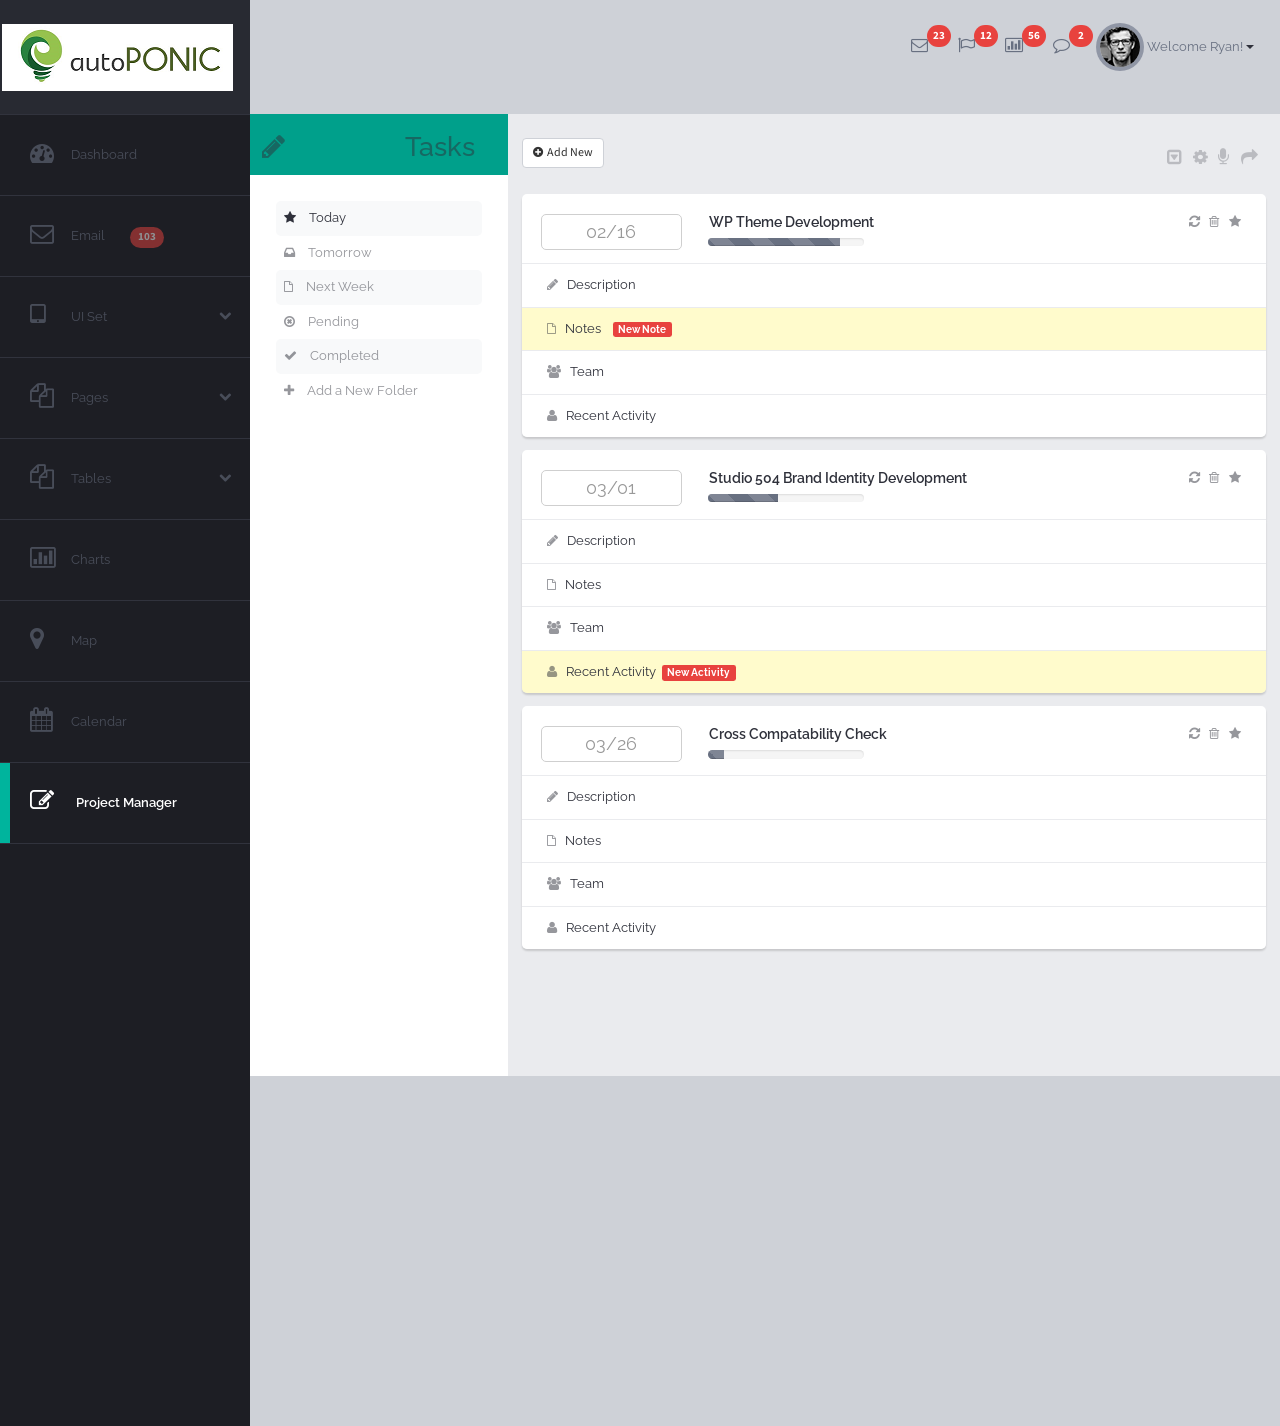
<file: visao/project-manager.html>
<!DOCTYPE html>
<html lang="en">
    <head>
        <meta charset="utf-8">
        <meta name="viewport" content="width=device-width, initial-scale=1.0">
        <meta name="description" content="">
        <meta name="author" content="">
        <title>Neu v1.0  |  Responsive Admin Skin</title>

    <!-- Bootstrap core CSS -->
    <link href="dist/css/bootstrap.css" rel="stylesheet">

    <!-- Boostrap Theme -->
    <link href="css/skin.css" rel="stylesheet">
    <link href="css/boostrap-overrides.css" rel="stylesheet">
    <link href="css/theme.css" rel="stylesheet">
        
    <!-- Add custom CSS here -->
    <link href="assets/css/sidebar.css" rel="stylesheet">
    
    <!-- Plugins -->
    <link href="assets/css/font-awesome.css" rel="stylesheet">
    <link rel="stylesheet" href="assets/css/ezmark.css">
    <link href="assets/css/animate-custom.css" rel="stylesheet">
	<link href="assets/css/pushy.css" rel="stylesheet">
	<link href="assets/plugins/datepicker/css/datepicker.css" rel="stylesheet">

    <!-- HTML5 shim and Respond.js IE8 support of HTML5 elements and media queries -->
    <!--[if lt IE 9]>
    <script src="../../assets/js/html5shiv.js"></script>
    <script src="../../assets/js/respond.min.js"></script>
    <![endif]-->
	
    
</head>
<body>


    <!-- Slide out chat panel -->
    <nav class="pushy pushy-right">
        <div class="well-lg no-radius">
            <i class="icon-group"></i>&nbsp;&nbsp;&nbsp;<strong>Chat</strong>&nbsp;&nbsp;<span class="text-transparent">(4)</span>
            <a href="javascript:;" class="close-chat-panel" data-dismiss="panel" aria-hidden="true"><i class="icon-remove pull-right text-transparent"></i></a>
			<br><br><div class="input-group inverse input-group-sm no-padding">
                      <span class="input-group-addon"><i class="icon-search text-transparent"></i></span>
                      <input type="text" class="form-control" placeholder="Search">
            </div>
           <div class="clearfix"></div>
        </div>
        <ul class="chat align-center-vert-alt">
            <li>
            	<a href="#"><img src="img/tn_user_07.jpg" alt="User" class="img-circle user-thumbnail-xs"></a>
            	<small><a href="#"> Amin Bhatnagar<span class="text-online pull-right"><i class="icon-circle text-online "></i></span></a></small>
                <div class="clearfix"></div>
            </li>
            <li>
            	<a href="#" class="pull-left"><img src="img/tn_user_02.jpg" alt="User" class="img-circle user-thumbnail-xs"></a>
            	<small><a href="#">Gina Wheeling<span class="text-online pull-right"><i class="icon-circle text-online "></i></span></a></small>
                <div class="clearfix"></div>
            </li>
            <li>
            	<a href="#" class="pull-left"><img src="img/tn_user_03.jpg" alt="User" class="img-circle user-thumbnail-xs"></a>
            	<small><a href="#">Ryan Smith<span class="text-online pull-right"><i class="icon-circle text-online "></i></span></a></small>
                <div class="clearfix"></div>
            </li>
            <li>
            	<a href="#" class="pull-left"><img src="img/tn_user_04.jpg" alt="User" class="img-circle user-thumbnail-xs"></a>
            	<small><a href="#">Hai Thatcher<span class="text-online pull-right"><i class="icon-circle text-online "></i></span></a></small>
                <div class="clearfix"></div>
            </li>
            <li>
            	<a href="#" class="pull-left"><img src="img/tn_user_05.jpg" alt="User" class="img-circle user-thumbnail-xs"></a>
            	<small><a href="#">Jane Doe<span class="text-online pull-right"><i class="icon-circle text-danger"></i></span></a></small>
                <div class="clearfix"></div>
            </li>
           <li>
            	<a href="#" class="pull-left"><img src="img/tn_user_06.jpg" alt="User" class="img-circle user-thumbnail-xs"></a>
            	<small><a href="#">Carson Winters<span class="text-online pull-right"><i class="icon-circle text-danger "></i></span></a></small>
                <div class="clearfix"></div>
            </li>
            <li class="idle">
            	<a href="#" class="pull-left"><img src="img/tn_user_01.jpg" alt="User" class="img-circle user-thumbnail-xs"></a>
            	<small><a href="#">Peyton Max <span class="pull-right"><i class="icon-circle"></i></span></a></small>
                <div class="clearfix"></div>
            </li>
            <li class="idle">
            	<a href="#" class="pull-left"><img src="img/tn_user_05.jpg" alt="User" class="img-circle user-thumbnail-xs"></a>
            	<small><a href="#">Brianna Winters<span class="pull-right"><i class="icon-circle"></i></span></a></small>
                <div class="clearfix"></div>
            </li>
            <li class="idle">
            	<a href="#" class="pull-left"><img src="img/tn_user_03.jpg" alt="User" class="img-circle user-thumbnail-xs"></a>
            	<small><a href="#">Micheal Anderson<span class="pull-right"><i class="icon-circle"></i></span></a></small>
                <div class="clearfix"></div>
            </li>
        </ul>
    </nav>


  <!-- Container for chat panel push-->
  <div id="container"> 
   <!-- Top Navbar  -->
        <div class="navbar navbar-static-top " role="navigation">
            <div class="navbar-header navbar-inverse text-center">
                <button type="button" class="navbar-toggle border-left-med no-radius" id="menu-toggle">
                <span class="sr-only">Toggle navigation</span>
                <span class="icon-bar"></span>
                <span class="icon-bar"></span>
                <span class="icon-bar"></span>
                </button>
                <button type="button" class="navbar-toggle border-left-med no-radius" data-toggle="collapse" data-target=".navbar-collapse">
                <span class="sr-only">Toggle navigation</span>
                <span class="avatar"><img src="img/avatar.jpg" alt="Ryan" class="img-circle"></span>
                </button>
                <!-- logo -->
                <div class="navbar-brand"><a href="index.html"> <img src="img/logo.png" alt="logo"></a></div>
                <!-- / logo -->
            </div>
            <!-- user -->
            <div class="collapse navbar-collapse navbar-ex1-collapse">
                <ul class="nav navbar-nav navbar-right navbar-user">
                    <!-- new messages -->
                    <li class="dropdown messages-dropdown">
                        <a href="#" class="dropdown-toggle announcements" data-toggle="dropdown"><i class="icon-envelope-alt"></i><span class="badge">23</span></a>
                        <ul class="dropdown-menu">
                            <li class="dropdown-header header-inverse"><i class="icon-envelope"></i>23 New Messages</li>
                            <li class="message-preview">
                                    <a href="#">
                                    <img src="img/tn_user_02.jpg" alt="User" class="img-circle user-thumbnail-xs">
                                    <span class="name pull-left">Maya Smith</span>
                                    <span class="label label-primary pull-right">Just Now</span><br>
                                    <span class="message text-transparent">Hi Ryan, I received a message from quis...</span>
                                    </a>
                            </li>
                            <li class="divider"></li>
                            <li class="message-preview">
                                <a href="#">
                                <img src="img/tn_user_01.jpg" alt="User" class="img-circle user-thumbnail-xs">
                                <span class="name pull-left">James Doe</span>
                                <span class="time pull-right text-transparent"><i class="icon-time"></i> 4:34 PM</span><br>
                                <span class="message text-transparent">Good Afternoon Ryan, Were you able to...</span>
                                </a>
                            </li>
                            <li class="divider"></li>
                            <li class="message-preview">
                                <a href="#">
                                <img src="img/tn_user_04.jpg" alt="User" class="img-circle user-thumbnail-xs">
                                <span class="name pull-left">Benjamin Taylor</span>
                                <span class="time pull-right text-transparent"><i class="icon-time"></i> 1:56 PM</span><br>
                                <span class="message text-transparent">Hey, Can you give me a call when you get a...</span>
                                </a>
                            </li>
                            <li class="divider"></li>
                            <li class="dropdown-footer text-center">
                                <a href="#">
                                See all new messages
                                </a>
                            </li>
                        </ul>
                    </li>
                    <!-- alerts -->
                    <li class="dropdown">
                        <a href="#" class="dropdown-toggle announcements" data-toggle="dropdown">
                        <i class="icon-flag-alt"></i><span class="badge animated-delay flash">12</span></a>
                        <ul class="dropdown-menu">
                            <li class="dropdown-header header-inverse"><i class="icon-star"></i>12 Notifications </li>
                            <li class="notification">
                                <a href="#">
                                <span class="pull-left"><span class="label label-success"><i class="icon-comment"></i></span>  New Comment</span>
                                <span class="time pull-right text-transparent">Just Now</span><br>
                                </a>
                            </li>
                            <li class="notification">
                                <a href="#">
                                <span class="pull-left"><span class="label label-success"><i class="icon-comment"></i></span>  New Comment</span>
                                <span class="time pull-right text-transparent">5 Minutes Ago</span><br>
                                </a>
                            </li>
                            <li class="notification">
                                <a href="#">
                                <span class="pull-left"><span class="label label-primary"><i class="icon-user"></i></span>  12 New Users</span>
                                <span class="time pull-right text-transparent">23 Minutes ago</span><br>
                                </a>
                            </li>
                            <li class="notification">
                                <a href="#">
                                <span class="pull-left"><span class="label label-danger"><i class="icon-flag"></i></span>  Canceled Transaction</span>
                                <span class="time pull-right text-transparent">12 Hours Ago</span><br>
                                </a>
                            </li>
                            <li class="notification">
                                <a href="#">
                                <span class="pull-left"><span class="label label-warning"><i class="icon-shopping-cart"></i></span>  Canceled Transaction</span>
                                <span class="time pull-right text-transparent">Yesterday</span><br>
                                </a>
                            </li>
                            <li class="divider"></li>
                            <li class="dropdown-footer text-center">
                                <a href="#">
                                See all notifications
                                </a>
                            </li>
                        </ul>
                    </li>
                    <li class="dropdown alerts-dropdown">
                        <a href="#" class="dropdown-toggle announcements" data-toggle="dropdown"><i class="icon-bar-chart"></i><span class="badge">56</span></a>
                        <ul class="dropdown-menu">
                            <li class="dropdown-header header-inverse"><i class="icon-bar-chart"></i>6 Pending Tasks </li>
                            <li>
                                <a href="javascript:void(0);">
                                    <span class="task">
                                    <span class="desc">November orders </span>
                                    </span>
                                    <div class="progress progress-striped active">
                                        <div class="progress-bar"  role="progressbar" aria-valuenow="45" aria-valuemin="0" aria-valuemax="100" style="width: 45%">
                                        </div>
                                    </div>
                                </a>
                            </li>
                            <li>
                                <a href="javascript:void(0);">
                                    <span class="task">
                                    <span class="desc">Invoices paid</span>
                                    </span>
                                    <div class="progress progress-striped active">
                                        <div class="progress-bar progress-bar-success"  role="progressbar" aria-valuenow="45" aria-valuemin="0" aria-valuemax="100" style="width:65%">
                                        </div>
                                    </div>
                                </a>
                            </li>
                            <li>
                                <a href="javascript:void(0);">
                                    <span class="task">
                                    <span class="desc">Updates</span>
                                    </span>
                                    <div class="progress progress-striped active">
                                        <div class="progress-bar progress-bar-warning"  role="progressbar" aria-valuenow="45" aria-valuemin="0" aria-valuemax="100" style="width:35%">
                                        </div>
                                    </div>
                                </a>
                            </li>
                            <li>
                                <a href="javascript:void(0);">
                                    <span class="task">
                                    <span class="desc">Unread emails</span>
                                    </span>
                                    <div class="progress progress-striped active">
                                        <div class="progress-bar progress-bar-danger"  role="progressbar" aria-valuenow="45" aria-valuemin="0" aria-valuemax="100" style="width:15%">
                                        </div>
                                    </div>
                                </a>
                            </li>
                            <li class="divider"></li>
                            <li class="dropdown-footer text-center">
                                <a href="#">
                                See all tasks
                                </a>
                            </li>
                        </ul>
                    </li>
                    <li class="dropdown">
                    	<a href="#"><div class="menu-btn"><i class="icon-comment-alt"></i><span class="badge">2</span></div></a>
                      
                    </li>
                    <li class="avatar dropdown user-dropdown">
                        <a href="#" class="dropdown-toggle" data-toggle="dropdown"><img src="img/avatar.jpg" alt="Ryan" class="img-circle nav-avatar">Welcome Ryan!<b class="caret"></b></a>
                        <ul class="dropdown-menu">
                            <li><a href="user-profile.html"><i class="icon-user"></i> Profile</a></li>
                            <li><a href="email.html"><i class="icon-envelope"></i> Inbox</a></li>
                            <li><a href="#"><i class="icon-gear"></i> Settings</a></li>
                            <li class="divider"></li>
                            <li><a href="login.html"><i class="icon-power-off"></i> Log Out</a></li>
                        </ul>
                    </li>
                </ul>
            </div>
            <!-- / nav-collapse -->
        </div>
        <!-- / top Navbar -->
        
		<!-- Wrapper for content below nav bar -->
        <div id="wrapper">
         <!-- Sidebar -->
          <div id="sidebar-wrapper" class="stretch-full-height">
            <ul class="sidebar-nav">
              <li>
                <a href="index.html">
                <span class="nav-icon"><i class="icon-dashboard icon-2x"></i></span>
                <span class="sidebar-menu-item-text">Dashboard</span></a>            
              </li>
              <li>
                 <a href="email.html">
                 <span class="nav-icon"><i class="icon-envelope-alt icon-2x"></i></span>
                 <span class="sidebar-menu-item-text">Email</span>
                 <span class="responsive-hide badge">103</span>
                 </a>
              </li>
              <li class="nav-header"  data-toggle="collapse" data-target="#uiMenu"> 
                  <a href="#">
                      <span class="nav-icon"><i class="icon-tablet icon-2x"></i></span>
                      <span class="sidebar-menu-item-text">UI Set</span>
                      <i class="icon-chevron-down pull-right"></i>
                  </a>
                  <ul class="nav nav-list collapse submenu" id="uiMenu">
                        <li><a href="buttons.html">Buttons</a></li>
                        <li><a href="typography.html">Typography</a></li>
                        <li><a href="modals.html">Modals</a></li>
                        <li><a href="panels.html">Panels</a></li>
                        <li><a href="tabs.html">Tabs & Accordians</a></li>
                        <li><a href="sliders.html">Sliders</a></li>
                        <li><a href="notifications.html">Notifications</a></li>
                    </ul>
        	  </li>
        	  <li class="nav-header"  data-toggle="collapse" data-target="#pages"> 
                  <a href="#">
                      <span class="nav-icon"><i class="icon-copy icon-2x"></i></span>
                      <span class="sidebar-menu-item-text">Pages</span>
                      <i class="icon-chevron-down pull-right"></i>
                  </a>
                  <ul class="nav nav-list collapse submenu" id="pages">
                         <li><a href="user-profile.html">User Profile</a></li>
                         <li><a href="login.html">Login</a></li>
                         <li><a href="register.html">Register</a></li>
                         <li><a href="404.html">404 Page</a></li>
                         <li><a href="message.html">Send Message</a></li>
                    </ul>
        	  </li>
        	  <li class="nav-header"  data-toggle="collapse" data-target="#tables"> 
                  <a href="#">
                      <span class="nav-icon"><i class="icon-copy icon-2x"></i></span>
                      <span class="sidebar-menu-item-text">Tables</span>
                      <i class="icon-chevron-down pull-right"></i>
                  </a>
                  <ul class="nav nav-list collapse submenu" id="tables">
						<li><a href="basic.html">Basic</a></li>
                        <li><a href="data.html">Data</a></li>
                    </ul>
        	  </li>
              <li>
                <a href="charts.html">
                <span class="nav-icon"><i class="icon-bar-chart icon-2x"></i></span>
                <span class="sidebar-menu-item-text">Charts</span></a>            
              </li>
              <li>
                <a href="maps.html">
                <span class="nav-icon"><i class="icon-map-marker icon-2x"></i></span>
                <span class="sidebar-menu-item-text">Map</span></a>            
              </li>
              <li>
                <a href="calendar.html">
                <span class="nav-icon"><i class="icon-calendar icon-2x"></i></span>
                <span class="sidebar-menu-item-text">Calendar</span></a>            
              </li>
              <li>
                <a href="project-manager.html" class="active-title">
                <span class="nav-icon"><i class="icon-edit icon-2x"></i></span>
                <span class="sidebar-menu-item-text">Project Manager</span></a>            
              </li>
            </ul>
          </div><!-- /sidebar -->
          
          <!-- preloader -->
          <div class='preloader-wrapper'>
           <div class="preloader">
               <img src="img/preloader.png" alt='loading image'/>
           </div>
		  </div><!-- / preloader -->

          <!-- Keep all page content within the page-content-wrapper -->
          <div id="page-content-wrapper" class="stretch-full-height no-padding animated-med-delay fadeInRight white-bg">
            <!--Task sidebar-->
                    <div id="task-sidebar" class="col-md-3 col-sm-4 col-xs-12 no-padding">
                         <div class="text-center brand-primary-med-bg">
                         	<div class="col-xs-12">
                                <ul class="list-inline">
                                	<li class="col-md-6"><a href="#" class="text-transparent"><h2 class="pull-left"><i class="icon-pencil"></i></h2></a></li>
                                	<li><a href="#" class=" text-transparent"><h2 class="pull-right">Tasks</h2></a></li>
                                </ul>
                             </div>
                         	<div class="clearfix"></div>
                         </div>
                         <div id="task-nav" class="col-sm-12 table-rounded-cell-corners">
                               <table class="table table-striped table-hover">
                                    <tr>	
                                    	<td><a href="#"><i class="icon-star"></i>Today</a></td>
                                    </tr>
                                    <tr>
                                    	<td><a href="#" class="text-transparent"><i class="icon-inbox"></i>Tomorrow</a></td>
                                    </tr>
                                    <tr>
                                    	<td><a href="#" class="text-transparent"><i class="icon-file-alt"></i>Next Week </a></td>
                                    </tr>
                                    <tr>
                                    	<td><a href="#" class="text-transparent"><i class="icon-remove-circle"></i>Pending</a></td>
                                    </tr>
                                    <tr>
                                    	<td><a href="#" class="text-transparent"><i class="icon-ok"></i>Completed</a></td>
                                    </tr>
                                    <tr>
                                    	<td><a href="#" class="text-transparent"><i class="icon-plus"></i>Add a New Folder</a></td>
                                    </tr>
                               </table>
                           </div>
                    </div><!--/task sidebar-->
                    <!--Projects-->
    				<div id="project-list" class="col-md-9 col-sm-8 col-xs-12 gray-lighter-bg stretch-full-height ">
                          <div class="row col-sm-12 well-lg transparent">
                            <div class="pull-left">
                                <button class="btn btn-sm  btn-default">
                                	<i class="icon-plus-sign"></i> &nbsp;Add New
                                </button>
                            </div>
                            <div class="pull-right tools text-transparent icons-medium">
                                	<a href="#"><i class="icon-collapse text-transparent"></i></a>
                                    <a href="#"><i class="icon-cog text-transparent"></i></a>
                                    <a href="#"><i class="icon-microphone text-transparent"></i></a>
                                    <a href="#"><i class="icon-mail-forward text-transparent"></i></a>
                            </div>
                         </div>  
                       <!-- Project Accordions -->
                            <!-- Accordion 1 -->
                            <div class="row col-sm-12">
                           		 <div class="panel-group" id="accordionrnd_1">
                                 <!-- Accordion header -->
                                    <div class="panel top no-icon">
                                     <div class="panel-heading">
                                        <div class="row col-md-12">
                                           	<span class="date pull-left"><input id="dp1" class="form-control" type="text"  data-date-format="mm/dd" value="02/16"></span>			   
                                           <div class="col-xs-6">
                                               <h4>WP Theme Development</h4>
                                               <div class="col-xs-6">
                                                    <div class="progress progress-striped active">
                                                                <div class="progress-bar progress-bar-gray"  role="progressbar" aria-valuenow="85" aria-valuemin="0" aria-valuemax="100" style="width:85%"></div>
                                                    </div> 
                                               </div>
                                           </div>
                                           <div class="tools pull-right text-transparent">
                                           		<a href="#"><i class="icon-refresh"></i></a>
                                                <a href="#"><i class="icon-trash"></i></a>
                                                <a href="#"><i class="icon-star"></i></a>
                                           </div>
                                        </div>
                                        <div class="clearfix"></div>
                                    </div>
                                  </div><!-- / Accordion header -->
                                   <!-- / project description -->
                                  <div class="panel">
                                    <div class="panel-heading task-list">
                                      <a data-toggle="collapse" data-parent="#accordionrnd_1" href="#project1b">
                                         <i class="icon-pencil text-transparent"></i>
                                         &nbsp;&nbsp;Description
                                      </a>
                                    </div>
                                    <div id="project1b" class="accord-collapse panel-collapse collapse">
                                      <div class="panel-body">
                                        Anim pariatur cliche reprehenderit, enim eiusmod high life accusamus terry richardson ad squid. 3 wolf moon officia aute, non cupidatat skateboard dolor brunch. Food truck quinoa nesciunt laborum eiusmod. Brunch 3 wolf moon tempor, sunt aliqua put a bird on it squid single-origin coffee nulla assumenda shoreditch et.
                                      </div>
                                    </div>
                                  </div><!-- / project description -->
                                  <!-- notes -->
                                  <div class="panel">
                                    <div class="panel-heading brand-highlight task-list">
                                      <a data-toggle="collapse" data-parent="#accordionrnd_1" href="#project1c">
                                         <i class="icon-file-alt text-transparent"></i>
                                         &nbsp;&nbsp;Notes&nbsp;&nbsp;&nbsp;&nbsp;<span class="label label-danger">New Note</span>
                                      </a>
                                    </div>
                                    <div id="project1c" class="accord-collapse panel-collapse collapse">
                                      <div class="panel-body">
                                        Anim pariatur cliche reprehenderit, enim eiusmod high life accusamus terry richardson ad squid. 3 wolf moon officia aute, non cupidatat skateboard dolor brunch. Food truck quinoa nesciunt laborum eiusmod. Brunch 3 wolf moon tempor, sunt aliqua put a bird on it squid single-origin coffee nulla assumenda shoreditch et.
                                      </div>
                                    </div>
                                  </div><!-- notes -->
                                  <!-- team -->
                                  <div class="panel">
                                    <div class="panel-heading task-list">
                                      <a data-toggle="collapse" data-parent="#accordionrnd_1" href="#project1d">
                                         <i class="icon-group text-transparent"></i>
                                         &nbsp;&nbsp;Team 
                                      </a>
                                    </div>
                                    <div id="project1d" class="accord-collapse panel-collapse collapse">
                                      <div class="panel-body">
                                          <div class="col-md-3"> 
                                          		<ul class="list-inline">
                                                	<li class="pull-left"><img src="img/tn_user_01.jpg" alt="team member" class="img-circle"></li>
                                                    <li>
                                                    	<h4><a href="#">Chris Johnson</a></h4>
                                                        <p>UX Designer</p>
                                                        <button class="btn btn-gray btn-xs"><i class="icon-envelope"></i></button>
                                                        <button class="btn btn-gray btn-xs"><i class="icon-pencil"></i></button>
                                                        <button class="btn btn-gray btn-xs"><i class="icon-comment"></i></button>
                                                    </li>
                                                </ul>
                                          </div>
                                          <div class="col-md-3">
                                                <ul class="list-inline">
                                                	<li class="pull-left"><img src="img/tn_user_02.jpg" alt="team member" class="img-circle"></li>
                                                    <li>
                                                    	<h4><a href="#">Jill Doe</a></h4>
                                                        <p>Web Designer</p>
                                                        <button class="btn btn-gray btn-xs"><i class="icon-envelope"></i></button>
                                                        <button class="btn btn-gray btn-xs"><i class="icon-pencil"></i></button>
                                                        <button class="btn btn-gray btn-xs"><i class="icon-comment"></i></button>
                                                    </li>
                                                </ul> 	
                                          </div>
                                           <div class="col-md-3">
                                                <ul class="list-inline">
                                                	<li class="pull-left"><img src="img/tn_user_03.jpg" alt="team member" class="img-circle"></li>
                                                    <li>
                                                    	<h4><a href="#">Micheal Garcia</a></h4>
                                                        <p>Graphic Designer</p>
                                                        <button class="btn btn-gray btn-xs"><i class="icon-envelope"></i></button>
                                                        <button class="btn btn-gray btn-xs"><i class="icon-pencil"></i></button>
                                                        <button class="btn btn-gray btn-xs"><i class="icon-comment"></i></button>
                                                    </li>
                                                </ul> 	
                                          </div>
                                           <div class="col-md-3">
                                                <ul class="list-inline">
                                                	<li class="pull-left"><img src="img/tn_user_04.jpg" alt="team member" class="img-circle"></li>
                                                    <li>
                                                    	<h4><a href="#">Daniel Anderson</a></h4>
                                                        <p>Project Manager</p>
                                                        <button class="btn btn-gray btn-xs"><i class="icon-envelope"></i></button>
                                                        <button class="btn btn-gray btn-xs"><i class="icon-pencil"></i></button>
                                                        <button class="btn btn-gray btn-xs"><i class="icon-comment"></i></button>
                                                    </li>
                                                </ul>	
                                          </div>
                                         
                                    </div>
                                  </div></div><!--/team -->
                                  
                                  <!-- bottom panel -->
                                  <div class="panel bottom">
                                        <div class="panel-heading task-list">
                                          <a data-toggle="collapse" data-parent="#accordionrnd_1" href="#project1e">
                                             <i class="icon-user text-transparent"></i>
                                             &nbsp;&nbsp;Recent Activity
                                          </a>
                                        </div>
                                        <div id="project1e" class="accord-collapse panel-collapse collapse">
                                          <div class="panel-body no-padding">
                                            <table class="table"> 
                                            <tr>
                                                <td class="text-center"><img src="img/tn_user_02.jpg" alt="User" class="img-circle nav-avatar"></td>
                                                <td><a href="#"><strong>Jill Doe</strong><br>Finished task three and logged her weekly hours</a></td>
                                                <td><a href="#" class="text-transparent"><span class="time">Just now</span></a></td>
                                            </tr>
                                            <tr>
                                                <td class="text-center"><img src="img/tn_user_01.jpg" alt="User" class="img-circle nav-avatar"></td>
                                                <td><a href="#"><strong>Micheal Anderson</strong><br>Asked a question about task five</a></td>
                                                <td><A href="#" class="text-transparent"><span class="time">5 min ago</span></a></td>
                                            </tr>
                                            <tr>
                                                <td class="text-center"><img src="img/tn_user_04.jpg" alt="User" class="img-circle nav-avatar"></td>
                                                <td><a href="#"><strong>Hai Thatcher</strong><br>Closed tasks 6, 7, 8 and 9 and posted updates regarding task 10</a></td>
                                                <td><A href="#" class="text-transparent"><span class="time">3:30 pm</span></a></td>
                                            </tr>
    
                                        </table>
                                          </div>
                                        </div>
                                  </div>
                                  <!-- /bottom  panel -->
                                 	
                                 </div>
                            </div>
                            <!-- / accordian 1-->
                            
                             <!-- Accordian 2-->   
                            <div class="row col-sm-12">
                           		 <div class="panel-group" id="accordionrnd_2">
                                 <!-- Accordion header -->
                                    <div class="panel top no-icon">
                                     <div class="panel-heading">
                                        <div class="row col-md-12">
                                           <span class="date pull-left"><input id="dp2" class="form-control" type="text"  data-date-format="mm/dd" value="03/01"></span>			   
                                           <div class="col-xs-6">
                                               <h4>Studio 504 Brand Identity Development</h4>
                                               <div class="col-xs-6">
                                                    <div class="progress progress-striped active">
                                                                <div class="progress-bar progress-bar-gray"  role="progressbar" aria-valuenow="45" aria-valuemin="0" aria-valuemax="100" style="width: 45%"></div>
                                                    </div> 
                                               </div>
                                           </div>
                                           <div class="tools pull-right text-transparent">
                                           		<a href="#"><i class="icon-refresh"></i></a>
                                                <a href="#"><i class="icon-trash"></i></a>
                                                <a href="#"><i class="icon-star"></i></a>
                                           </div>
                                        </div>
                                        <div class="clearfix"></div>
                                    </div>
                                  </div><!-- / Accordion header -->
                                  <!-- / project description -->
                                  <div class="panel">
                                    <div class="panel-heading task-list">
                                      <a data-toggle="collapse" data-parent="#accordionrnd_2" href="#project2b">
                                         <i class="icon-pencil text-transparent"></i>
                                         &nbsp;&nbsp;Description
                                      </a>
                                    </div>
                                    <div id="project2b" class="accord-collapse panel-collapse collapse">
                                      <div class="panel-body">
                                        Anim pariatur cliche reprehenderit, enim eiusmod high life accusamus terry richardson ad squid. 3 wolf moon officia aute, non cupidatat skateboard dolor brunch. Food truck quinoa nesciunt laborum eiusmod. Brunch 3 wolf moon tempor, sunt aliqua put a bird on it squid single-origin coffee nulla assumenda shoreditch et.
                                      </div>
                                    </div>
                                  </div><!-- / project description -->
                                  <!-- notes -->
                                  <div class="panel">
                                    <div class="panel-heading task-list">
                                      <a data-toggle="collapse" data-parent="#accordionrnd_2" href="#project2c">
                                         <i class="icon-file-alt text-transparent"></i>
                                         &nbsp;&nbsp;Notes
                                      </a>
                                    </div>
                                    <div id="project2c" class="accord-collapse panel-collapse collapse">
                                      <div class="panel-body">
                                        Anim pariatur cliche reprehenderit, enim eiusmod high life accusamus terry richardson ad squid. 3 wolf moon officia aute, non cupidatat skateboard dolor brunch. Food truck quinoa nesciunt laborum eiusmod. Brunch 3 wolf moon tempor, sunt aliqua put a bird on it squid single-origin coffee nulla assumenda shoreditch et.
                                      </div>
                                    </div>
                                  </div><!-- notes -->
                                  <!-- team -->
                                  <div class="panel">
                                    <div class="panel-heading task-list">
                                      <a data-toggle="collapse" data-parent="#accordionrnd_2" href="#project2d">
                                         <i class="icon-group text-transparent"></i>
                                         &nbsp;&nbsp;Team 
                                      </a>
                                    </div>
                                    <div id="project2d" class="accord-collapse panel-collapse collapse">
                                      <div class="panel-body">
                                          <div class="col-md-3"> 
                                          		<ul class="list-inline">
                                                	<li class="pull-left"><img src="img/tn_user_01.jpg" alt="team member" class="img-circle"></li>
                                                    <li>
                                                    	<h4><a href="#">Chris Johnson</a></h4>
                                                        <p>UX Designer</p>
                                                        <button class="btn btn-gray btn-xs"><i class="icon-envelope"></i></button>
                                                        <button class="btn btn-gray btn-xs"><i class="icon-pencil"></i></button>
                                                        <button class="btn btn-gray btn-xs"><i class="icon-comment"></i></button>
                                                    </li>
                                                </ul>
                                          </div>
                                          <div class="col-md-3">
                                                <ul class="list-inline">
                                                	<li class="pull-left"><img src="img/tn_user_02.jpg" alt="team member" class="img-circle"></li>
                                                    <li>
                                                    	<h4><a href="#">Jill Doe</a></h4>
                                                        <p>Web Designer</p>
                                                        <button class="btn btn-gray btn-xs"><i class="icon-envelope"></i></button>
                                                        <button class="btn btn-gray btn-xs"><i class="icon-pencil"></i></button>
                                                        <button class="btn btn-gray btn-xs"><i class="icon-comment"></i></button>
                                                    </li>
                                                </ul> 	
                                          </div>
                                           <div class="col-md-3">
                                                <ul class="list-inline">
                                                	<li class="pull-left"><img src="img/tn_user_03.jpg" alt="team member" class="img-circle"></li>
                                                    <li>
                                                    	<h4><a href="#">Micheal Garcia</a></h4>
                                                        <p>Graphic Designer</p>
                                                        <button class="btn btn-gray btn-xs"><i class="icon-envelope"></i></button>
                                                        <button class="btn btn-gray btn-xs"><i class="icon-pencil"></i></button>
                                                        <button class="btn btn-gray btn-xs"><i class="icon-comment"></i></button>
                                                    </li>
                                                </ul> 	
                                          </div>
                                           <div class="col-md-3">
                                                <ul class="list-inline">
                                                	<li class="pull-left"><img src="img/tn_user_04.jpg" alt="team member" class="img-circle"></li>
                                                    <li>
                                                    	<h4><a href="#">Daniel Anderson</a></h4>
                                                        <p>Project Manager</p>
                                                        <button class="btn btn-gray btn-xs"><i class="icon-envelope"></i></button>
                                                        <button class="btn btn-gray btn-xs"><i class="icon-pencil"></i></button>
                                                        <button class="btn btn-gray btn-xs"><i class="icon-comment"></i></button>
                                                    </li>
                                                </ul>	
                                          </div>
                                         
                                    </div>
                                  </div></div><!--/team -->
                                   <!-- bottom panel -->
                                  <div class="panel bottom">
                                        <div class="panel-heading brand-highlight task-list">
                                          <a data-toggle="collapse" data-parent="#accordionrnd_2" href="#project2e">
                                             <i class="icon-user text-transparent"></i>
                                             &nbsp;&nbsp;Recent Activity&nbsp;&nbsp;<span class="label label-danger">New Activity</span>
                                          </a>
                                        </div>
                                        <div id="project2e" class="accord-collapse panel-collapse collapse">
                                          <div class="panel-body no-padding">
                                            <table class="table"> 
                                            <tr class="animated flash">
                                                <td class="text-center"><img src="img/tn_user_05.jpg" alt="User" class="img-circle nav-avatar"></td>
                                                <td><a href="#"><strong>Jill Doe</strong><br>Finished task three and logged her weekly hours</a></td>
                                                <td><a href="#" class="text-transparent"><span class="time">Just now</span></a></td>
                                            </tr>
                                            <tr>
                                                <td class="text-center"><img src="img/tn_user_06.jpg" alt="User" class="img-circle nav-avatar"></td>
                                                <td><a href="#"><strong>Micheal Anderson</strong><br>Asked a question about task five</a></td>
                                                <td><A href="#" class="text-transparent"><span class="time">5 min ago</span></a></td>
                                            </tr>
                                            <tr>
                                                <td class="text-center"><img src="img/tn_user_07.jpg" alt="User" class="img-circle nav-avatar"></td>
                                                <td><a href="#"><strong>Hai Thatcher</strong><br>Closed tasks 6, 7, 8 and 9 and posted updates regarding task 10</a></td>
                                                <td><A href="#" class="text-transparent"><span class="time">3:30 pm</span></a></td>
                                            </tr>
    
                                        </table>
                                          </div>
                                        </div>
                                  </div>
                                  <!-- /bottom  panel -->
                                 	
                                 </div>
                            </div>
                            <!-- / accordian 2-->
                            <!-- Accordian 3 -->   
                            <div class="row col-sm-12">
                           		 <div class="panel-group" id="accordionrnd_3">
                                 <!-- Accordion header -->
                                    <div class="panel top no-icon">
                                     <div class="panel-heading">
                                        <div class="row col-md-12">
                                           <span class="date pull-left"><input id="dp3" class="form-control" type="text"  data-date-format="mm/dd" value="03/26"></span>			   
                                           <div class="col-xs-6">
                                               <h4>Cross Compatability Check</h4>
                                               <div class="col-xs-6">
                                                    <div class="progress progress-striped active">
                                                                <div class="progress-bar progress-bar-gray"  role="progressbar" aria-valuenow="10" aria-valuemin="0" aria-valuemax="100" style="width:10%"></div>
                                                    </div> 
                                               </div>
                                           </div>
                                           <div class="tools pull-right text-transparent">
                                           		<a href="#"><i class="icon-refresh"></i></a>
                                                <a href="#"><i class="icon-trash"></i></a>
                                                <a href="#"><i class="icon-star"></i></a>
                                           </div>
                                        </div>
                                        <div class="clearfix"></div>
                                    </div>
                                  </div><!-- / Accordion header -->
                                  <!-- / project description -->
                                  <div class="panel">
                                    <div class="panel-heading task-list">
                                      <a data-toggle="collapse" data-parent="#accordionrnd_3" href="#project3b">
                                         <i class="icon-pencil text-transparent"></i>
                                         &nbsp;&nbsp;Description
                                      </a>
                                    </div>
                                    <div id="project3b" class="accord-collapse panel-collapse collapse">
                                      <div class="panel-body">
                                        Anim pariatur cliche reprehenderit, enim eiusmod high life accusamus terry richardson ad squid. 3 wolf moon officia aute, non cupidatat skateboard dolor brunch. Food truck quinoa nesciunt laborum eiusmod. Brunch 3 wolf moon tempor, sunt aliqua put a bird on it squid single-origin coffee nulla assumenda shoreditch et.
                                      </div>
                                    </div>
                                  </div><!-- / project description -->
                                  <!-- notes -->
                                  <div class="panel">
                                    <div class="panel-heading task-list">
                                      <a data-toggle="collapse" data-parent="#accordionrnd_3" href="#project3c">
                                         <i class="icon-file-alt text-transparent"></i>
                                         &nbsp;&nbsp;Notes
                                      </a>
                                    </div>
                                    <div id="project3c" class="accord-collapse panel-collapse collapse">
                                      <div class="panel-body">
                                        Anim pariatur cliche reprehenderit, enim eiusmod high life accusamus terry richardson ad squid. 3 wolf moon officia aute, non cupidatat skateboard dolor brunch. Food truck quinoa nesciunt laborum eiusmod. Brunch 3 wolf moon tempor, sunt aliqua put a bird on it squid single-origin coffee nulla assumenda shoreditch et.
                                      </div>
                                    </div>
                                  </div><!-- notes -->
                                  <!-- team -->
                                  <div class="panel">
                                    <div class="panel-heading task-list">
                                      <a data-toggle="collapse" data-parent="#accordionrnd_3" href="#project3d">
                                         <i class="icon-group text-transparent"></i>
                                         &nbsp;&nbsp;Team 
                                      </a>
                                    </div>
                                    <div id="project3d" class="accord-collapse panel-collapse collapse">
                                      <div class="panel-body">
                                          <div class="col-md-3"> 
                                          		<ul class="list-inline">
                                                	<li class="pull-left"><img src="img/tn_user_01.jpg" alt="team member" class="img-circle"></li>
                                                    <li>
                                                    	<h4><a href="#">Chris Johnson</a></h4>
                                                        <p>UX Designer</p>
                                                        <button class="btn btn-gray btn-xs"><i class="icon-envelope"></i></button>
                                                        <button class="btn btn-gray btn-xs"><i class="icon-pencil"></i></button>
                                                        <button class="btn btn-gray btn-xs"><i class="icon-comment"></i></button>
                                                    </li>
                                                </ul>
                                          </div>
                                          <div class="col-md-3">
                                                <ul class="list-inline">
                                                	<li class="pull-left"><img src="img/tn_user_02.jpg" alt="team member" class="img-circle"></li>
                                                    <li>
                                                    	<h4><a href="#">Jill Doe</a></h4>
                                                        <p>Web Designer</p>
                                                        <button class="btn btn-gray btn-xs"><i class="icon-envelope"></i></button>
                                                        <button class="btn btn-gray btn-xs"><i class="icon-pencil"></i></button>
                                                        <button class="btn btn-gray btn-xs"><i class="icon-comment"></i></button>
                                                    </li>
                                                </ul> 	
                                          </div>
                                           <div class="col-md-3">
                                                <ul class="list-inline">
                                                	<li class="pull-left"><img src="img/tn_user_03.jpg" alt="team member" class="img-circle"></li>
                                                    <li>
                                                    	<h4><a href="#">Micheal Garcia</a></h4>
                                                        <p>Graphic Designer</p>
                                                        <button class="btn btn-gray btn-xs"><i class="icon-envelope"></i></button>
                                                        <button class="btn btn-gray btn-xs"><i class="icon-pencil"></i></button>
                                                        <button class="btn btn-gray btn-xs"><i class="icon-comment"></i></button>
                                                    </li>
                                                </ul> 	
                                          </div>
                                           <div class="col-md-3">
                                                <ul class="list-inline">
                                                	<li class="pull-left"><img src="img/tn_user_04.jpg" alt="team member" class="img-circle"></li>
                                                    <li>
                                                    	<h4><a href="#">Daniel Anderson</a></h4>
                                                        <p>Project Manager</p>
                                                        <button class="btn btn-gray btn-xs"><i class="icon-envelope"></i></button>
                                                        <button class="btn btn-gray btn-xs"><i class="icon-pencil"></i></button>
                                                        <button class="btn btn-gray btn-xs"><i class="icon-comment"></i></button>
                                                    </li>
                                                </ul>	
                                          </div>
                                         
                                    </div>
                                  </div></div><!--/team -->
                                   <!-- bottom panel -->
                                  <div class="panel bottom">
                                        <div class="panel-heading task-list">
                                          <a data-toggle="collapse" data-parent="#accordionrnd_3" href="#project3e">
                                             <i class="icon-user text-transparent"></i>
                                             &nbsp;&nbsp;Recent Activity
                                          </a>
                                        </div>
                                        <div id="project3e" class="accord-collapse panel-collapse collapse">
                                          <div class="panel-body no-padding">
                                            <table class="table"> 
                                            <tr class="animated flash">
                                                <td class="text-center"><img src="img/tn_user_02.jpg" alt="User" class="img-circle nav-avatar"></td>
                                                <td><a href="#"><strong>Jill Doe</strong><br>Finished task three and logged her weekly hours</a></td>
                                                <td><a href="#" class="text-transparent"><span class="time">Just now</span></a></td>
                                            </tr>
                                            <tr>
                                                <td class="text-center"><img src="img/tn_user_01.jpg" alt="User" class="img-circle nav-avatar"></td>
                                                <td><a href="#"><strong>Micheal Anderson</strong><br>Asked a question about task five</a></td>
                                                <td><A href="#" class="text-transparent"><span class="time">5 min ago</span></a></td>
                                            </tr>
                                            <tr>
                                                <td class="text-center"><img src="img/tn_user_04.jpg" alt="User" class="img-circle nav-avatar"></td>
                                                <td><a href="#"><strong>Hai Thatcher</strong><br>Closed tasks 6, 7, 8 and 9 and posted updates regarding task 10</a></td>
                                                <td><A href="#" class="text-transparent"><span class="time">3:30 pm</span></a></td>
                                            </tr>
    
                                        </table>
                                          </div>
                                        </div>
                                  </div>
                                  <!-- /bottom  panel -->
							  </div><!-- panel / group -->
                            </div><!-- /col & row-->
                            <!-- / accordian 3-->      
                         
                           
                    </div><!--/projects-->        
                
          </div><!-- /page-content-wrapper -->
		</div><!-- / wrapper for content below nav bar -->

	</div><!-- end container for chat panel push-->

	
   	    <!-- JavaScript -->
        <!-- Placed at the end of the document so the pages load faster -->
        <!-- Theme Core -->
		<script src="assets/js/jquery.js"></script>
    	<script src="assets/js/modernizr-2.6.2.min.js"></script>
        <script src="dist/js/bootstrap.js"></script>
        <script type="text/javascript" src="assets/js/jquery-ui-1.10.4.custom.min.js"></script>
        
        <!-- Preloader -->
		<script>
            $(window).load(function(){
             $('.preloader-wrapper').fadeOut();
            });
        </script>
	    <!-- Pushy JS --> 
        <script src="assets/js/pushy.js"></script>

        <!-- EzMark -->
        <script src="assets/js/jquery.ezmark.js"></script>
        <script type="text/javascript">
			$(function() {
				$('.custom-check input').ezMark()
			});	
		</script>

                <!-- Datepicker -->
		<script src="assets/plugins/datepicker/js/bootstrap-datepicker.js"></script>
        <script>
		$(function(){
			$('#dp1').datepicker();
			$('#dp2').datepicker();
			$('#dp3').datepicker();
			$('#dp3').datepicker();
			 
		});
		</script>
        <!-- Custom -->
		<script src="assets/js/sidebar-navbar.js"></script>
		<script src="assets/js/chart-data.js"></script>
        <script src="assets/js/script.js"></script>
	   

</body>
</html>
</file>
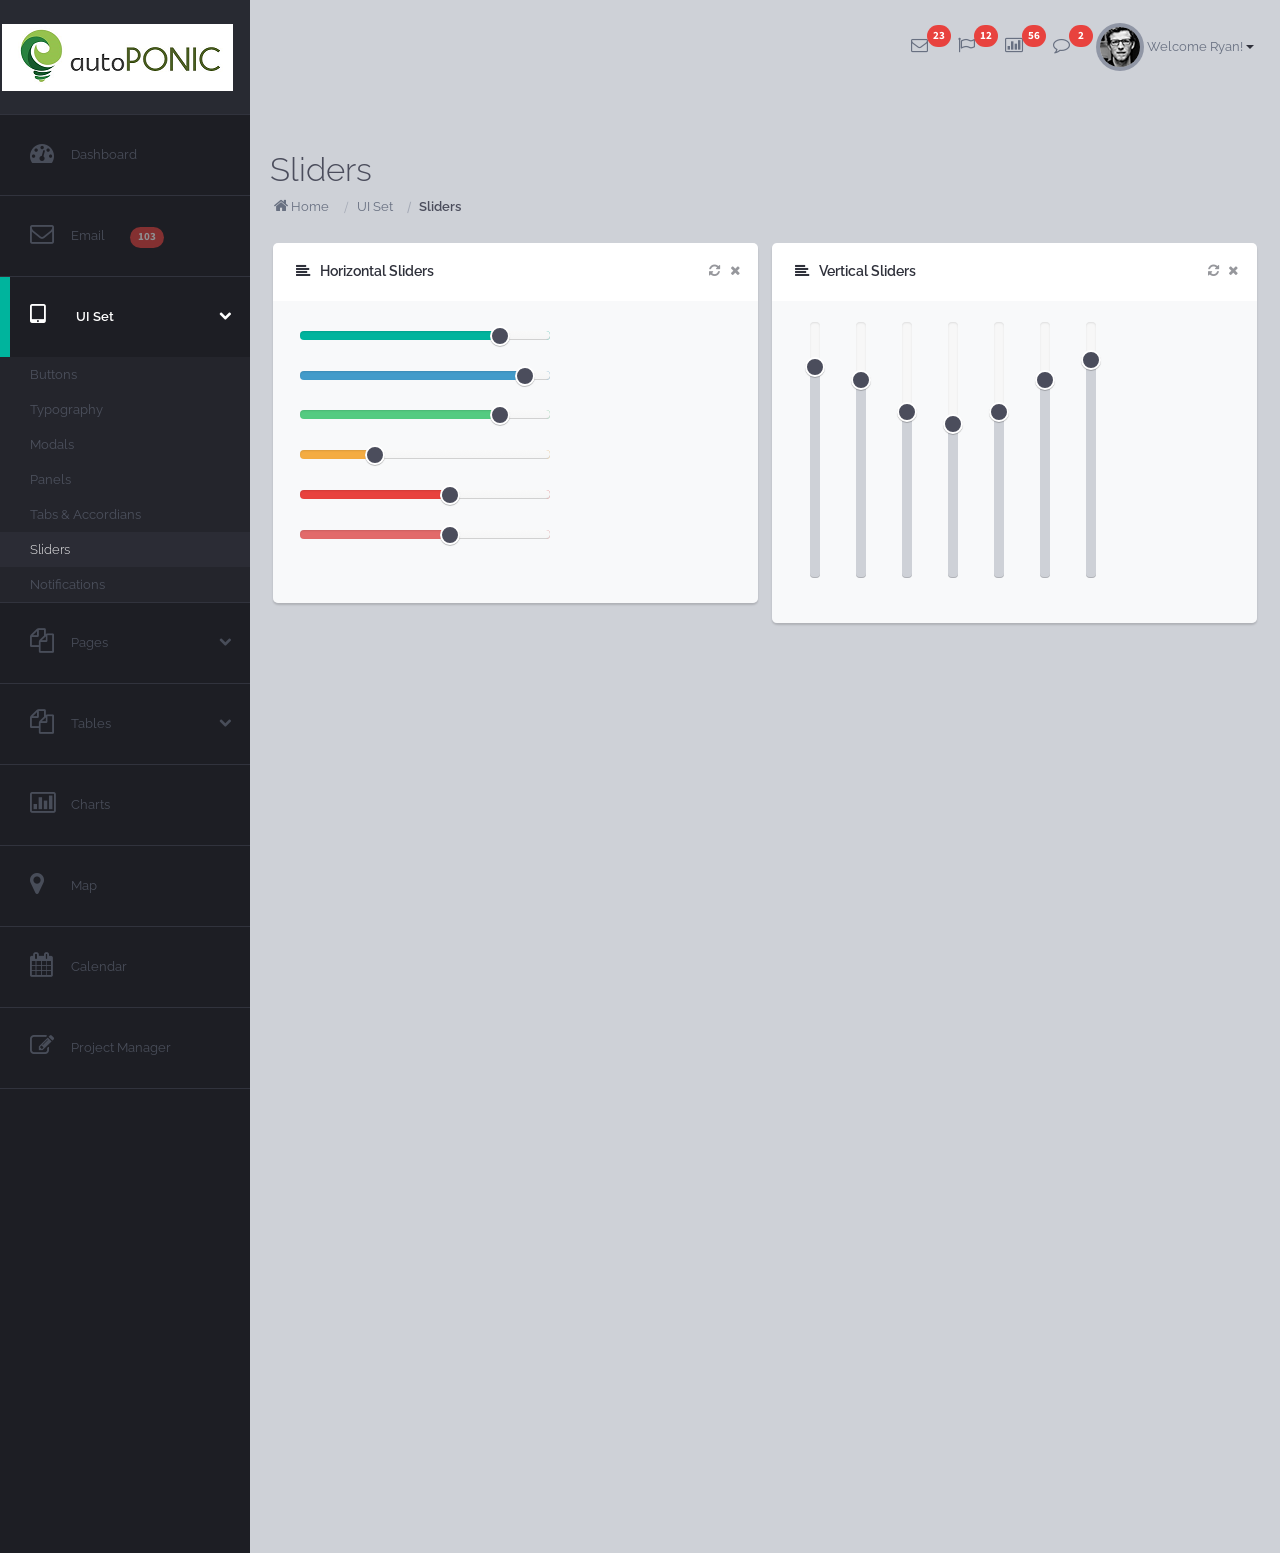
<file: visao/sliders.html>
<!DOCTYPE html>
<html lang="en">
    <head>
        <meta charset="utf-8">
        <meta name="viewport" content="width=device-width, initial-scale=1.0">
        <meta name="description" content="">
        <meta name="author" content="">
        <title>Neu v1.0  |  Responsive Admin Skin</title>

    <!-- Bootstrap core CSS -->
    <link href="dist/css/bootstrap.css" rel="stylesheet">

    <!-- Boostrap Theme -->
    <link href="css/skin.css" rel="stylesheet">
    <link href="css/boostrap-overrides.css" rel="stylesheet">
    <link href="css/theme.css" rel="stylesheet">
        
    <!-- Add custom CSS here -->
    <link href="assets/css/sidebar.css" rel="stylesheet">
    
    <!-- Plugins -->
    <link href="assets/css/font-awesome.css" rel="stylesheet">
    <link rel="stylesheet" href="assets/css/ezmark.css">
    <link href="assets/css/animate-custom.css" rel="stylesheet">
	<link href="assets/css/pushy.css" rel="stylesheet">
	<link href="assets/css/slider.css" rel="stylesheet">
    
    <!-- HTML5 shim and Respond.js IE8 support of HTML5 elements and media queries -->
    <!--[if lt IE 9]>
    <script src="../../assets/js/html5shiv.js"></script>
    <script src="../../assets/js/respond.min.js"></script>
    <![endif]-->
	
    
</head>
<body>


    <!-- Slide out chat panel -->
    <nav class="pushy pushy-right">
        <div class="well-lg no-radius">
            <i class="icon-group"></i>&nbsp;&nbsp;&nbsp;<strong>Chat</strong>&nbsp;&nbsp;<span class="text-transparent">(4)</span>
            <a href="javascript:;" class="close-chat-panel" data-dismiss="panel" aria-hidden="true"><i class="icon-remove pull-right text-transparent"></i></a>
			<br><br><div class="input-group inverse input-group-sm no-padding">
                      <span class="input-group-addon"><i class="icon-search text-transparent"></i></span>
                      <input type="text" class="form-control" placeholder="Search">
            </div>
           <div class="clearfix"></div>
        </div>
        <ul class="chat align-center-vert-alt">
            <li>
            	<a href="#"><img src="img/tn_user_07.jpg" alt="User" class="img-circle user-thumbnail-xs"></a>
            	<small><a href="#"> Amin Bhatnagar<span class="text-online pull-right"><i class="icon-circle text-online "></i></span></a></small>
                <div class="clearfix"></div>
            </li>
            <li>
            	<a href="#" class="pull-left"><img src="img/tn_user_02.jpg" alt="User" class="img-circle user-thumbnail-xs"></a>
            	<small><a href="#">Gina Wheeling<span class="text-online pull-right"><i class="icon-circle text-online "></i></span></a></small>
                <div class="clearfix"></div>
            </li>
            <li>
            	<a href="#" class="pull-left"><img src="img/tn_user_03.jpg" alt="User" class="img-circle user-thumbnail-xs"></a>
            	<small><a href="#">Ryan Smith<span class="text-online pull-right"><i class="icon-circle text-online "></i></span></a></small>
                <div class="clearfix"></div>
            </li>
            <li>
            	<a href="#" class="pull-left"><img src="img/tn_user_04.jpg" alt="User" class="img-circle user-thumbnail-xs"></a>
            	<small><a href="#">Hai Thatcher<span class="text-online pull-right"><i class="icon-circle text-online "></i></span></a></small>
                <div class="clearfix"></div>
            </li>
            <li>
            	<a href="#" class="pull-left"><img src="img/tn_user_05.jpg" alt="User" class="img-circle user-thumbnail-xs"></a>
            	<small><a href="#">Jane Doe<span class="text-online pull-right"><i class="icon-circle text-danger"></i></span></a></small>
                <div class="clearfix"></div>
            </li>
           <li>
            	<a href="#" class="pull-left"><img src="img/tn_user_06.jpg" alt="User" class="img-circle user-thumbnail-xs"></a>
            	<small><a href="#">Carson Winters<span class="text-online pull-right"><i class="icon-circle text-danger "></i></span></a></small>
                <div class="clearfix"></div>
            </li>
            <li class="idle">
            	<a href="#" class="pull-left"><img src="img/tn_user_01.jpg" alt="User" class="img-circle user-thumbnail-xs"></a>
            	<small><a href="#">Peyton Max <span class="pull-right"><i class="icon-circle"></i></span></a></small>
                <div class="clearfix"></div>
            </li>
            <li class="idle">
            	<a href="#" class="pull-left"><img src="img/tn_user_05.jpg" alt="User" class="img-circle user-thumbnail-xs"></a>
            	<small><a href="#">Brianna Winters<span class="pull-right"><i class="icon-circle"></i></span></a></small>
                <div class="clearfix"></div>
            </li>
            <li class="idle">
            	<a href="#" class="pull-left"><img src="img/tn_user_03.jpg" alt="User" class="img-circle user-thumbnail-xs"></a>
            	<small><a href="#">Micheal Anderson<span class="pull-right"><i class="icon-circle"></i></span></a></small>
                <div class="clearfix"></div>
            </li>
        </ul>
    </nav>


  <!-- Container for chat panel push-->
  <div id="container"> 
   <!-- Top Navbar  -->
        <div class="navbar navbar-static-top " role="navigation">
            <div class="navbar-header navbar-inverse text-center">
                <button type="button" class="navbar-toggle border-left-med no-radius" id="menu-toggle">
                <span class="sr-only">Toggle navigation</span>
                <span class="icon-bar"></span>
                <span class="icon-bar"></span>
                <span class="icon-bar"></span>
                </button>
                <button type="button" class="navbar-toggle border-left-med no-radius" data-toggle="collapse" data-target=".navbar-collapse">
                <span class="sr-only">Toggle navigation</span>
                <span class="avatar"><img src="img/avatar.jpg" alt="Ryan" class="img-circle"></span>
                </button>
                <!-- logo -->
                <div class="navbar-brand"><a href="index.html"> <img src="img/logo.png" alt="logo"></a></div>
                <!-- / logo -->
            </div>
            <!-- user -->
            <div class="collapse navbar-collapse navbar-ex1-collapse">
                <ul class="nav navbar-nav navbar-right navbar-user">
                    <!-- new messages -->
                    <li class="dropdown messages-dropdown">
                        <a href="#" class="dropdown-toggle announcements" data-toggle="dropdown"><i class="icon-envelope-alt"></i><span class="badge">23</span></a>
                        <ul class="dropdown-menu">
                            <li class="dropdown-header header-inverse"><i class="icon-envelope"></i>23 New Messages</li>
                            <li class="message-preview">
                                    <a href="#">
                                    <img src="img/tn_user_02.jpg" alt="User" class="img-circle user-thumbnail-xs">
                                    <span class="name pull-left">Maya Smith</span>
                                    <span class="label label-primary pull-right">Just Now</span><br>
                                    <span class="message text-transparent">Hi Ryan, I received a message from quis...</span>
                                    </a>
                            </li>
                            <li class="divider"></li>
                            <li class="message-preview">
                                <a href="#">
                                <img src="img/tn_user_01.jpg" alt="User" class="img-circle user-thumbnail-xs">
                                <span class="name pull-left">James Doe</span>
                                <span class="time pull-right text-transparent"><i class="icon-time"></i> 4:34 PM</span><br>
                                <span class="message text-transparent">Good Afternoon Ryan, Were you able to...</span>
                                </a>
                            </li>
                            <li class="divider"></li>
                            <li class="message-preview">
                                <a href="#">
                                <img src="img/tn_user_04.jpg" alt="User" class="img-circle user-thumbnail-xs">
                                <span class="name pull-left">Benjamin Taylor</span>
                                <span class="time pull-right text-transparent"><i class="icon-time"></i> 1:56 PM</span><br>
                                <span class="message text-transparent">Hey, Can you give me a call when you get a...</span>
                                </a>
                            </li>
                            <li class="divider"></li>
                            <li class="dropdown-footer text-center">
                                <a href="#">
                                See all new messages
                                </a>
                            </li>
                        </ul>
                    </li>
                    <!-- alerts -->
                    <li class="dropdown">
                        <a href="#" class="dropdown-toggle announcements" data-toggle="dropdown">
                        <i class="icon-flag-alt"></i><span class="badge animated-delay flash">12</span></a>
                        <ul class="dropdown-menu">
                            <li class="dropdown-header header-inverse"><i class="icon-star"></i>12 Notifications </li>
                            <li class="notification">
                                <a href="#">
                                <span class="pull-left"><span class="label label-success"><i class="icon-comment"></i></span>  New Comment</span>
                                <span class="time pull-right text-transparent">Just Now</span><br>
                                </a>
                            </li>
                            <li class="notification">
                                <a href="#">
                                <span class="pull-left"><span class="label label-success"><i class="icon-comment"></i></span>  New Comment</span>
                                <span class="time pull-right text-transparent">5 Minutes Ago</span><br>
                                </a>
                            </li>
                            <li class="notification">
                                <a href="#">
                                <span class="pull-left"><span class="label label-primary"><i class="icon-user"></i></span>  12 New Users</span>
                                <span class="time pull-right text-transparent">23 Minutes ago</span><br>
                                </a>
                            </li>
                            <li class="notification">
                                <a href="#">
                                <span class="pull-left"><span class="label label-danger"><i class="icon-flag"></i></span>  Canceled Transaction</span>
                                <span class="time pull-right text-transparent">12 Hours Ago</span><br>
                                </a>
                            </li>
                            <li class="notification">
                                <a href="#">
                                <span class="pull-left"><span class="label label-warning"><i class="icon-shopping-cart"></i></span>  Canceled Transaction</span>
                                <span class="time pull-right text-transparent">Yesterday</span><br>
                                </a>
                            </li>
                            <li class="divider"></li>
                            <li class="dropdown-footer text-center">
                                <a href="#">
                                See all notifications
                                </a>
                            </li>
                        </ul>
                    </li>
                    <li class="dropdown alerts-dropdown">
                        <a href="#" class="dropdown-toggle announcements" data-toggle="dropdown"><i class="icon-bar-chart"></i><span class="badge">56</span></a>
                        <ul class="dropdown-menu">
                            <li class="dropdown-header header-inverse"><i class="icon-bar-chart"></i>6 Pending Tasks </li>
                            <li>
                                <a href="javascript:void(0);">
                                    <span class="task">
                                    <span class="desc">November orders </span>
                                    </span>
                                    <div class="progress progress-striped active">
                                        <div class="progress-bar"  role="progressbar" aria-valuenow="45" aria-valuemin="0" aria-valuemax="100" style="width: 45%">
                                        </div>
                                    </div>
                                </a>
                            </li>
                            <li>
                                <a href="javascript:void(0);">
                                    <span class="task">
                                    <span class="desc">Invoices paid</span>
                                    </span>
                                    <div class="progress progress-striped active">
                                        <div class="progress-bar progress-bar-success"  role="progressbar" aria-valuenow="45" aria-valuemin="0" aria-valuemax="100" style="width:65%">
                                        </div>
                                    </div>
                                </a>
                            </li>
                            <li>
                                <a href="javascript:void(0);">
                                    <span class="task">
                                    <span class="desc">Updates</span>
                                    </span>
                                    <div class="progress progress-striped active">
                                        <div class="progress-bar progress-bar-warning"  role="progressbar" aria-valuenow="45" aria-valuemin="0" aria-valuemax="100" style="width:35%">
                                        </div>
                                    </div>
                                </a>
                            </li>
                            <li>
                                <a href="javascript:void(0);">
                                    <span class="task">
                                    <span class="desc">Unread emails</span>
                                    </span>
                                    <div class="progress progress-striped active">
                                        <div class="progress-bar progress-bar-danger"  role="progressbar" aria-valuenow="45" aria-valuemin="0" aria-valuemax="100" style="width:15%">
                                        </div>
                                    </div>
                                </a>
                            </li>
                            <li class="divider"></li>
                            <li class="dropdown-footer text-center">
                                <a href="#">
                                See all tasks
                                </a>
                            </li>
                        </ul>
                    </li>
                    <li class="dropdown">
                    	<a href="#"><div class="menu-btn"><i class="icon-comment-alt"></i><span class="badge">2</span></div></a>
                      
                    </li>
                    <li class="avatar dropdown user-dropdown">
                        <a href="#" class="dropdown-toggle" data-toggle="dropdown"><img src="img/avatar.jpg" alt="Ryan" class="img-circle nav-avatar">Welcome Ryan!<b class="caret"></b></a>
                        <ul class="dropdown-menu">
                            <li><a href="user-profile.html"><i class="icon-user"></i> Profile</a></li>
                            <li><a href="email.html"><i class="icon-envelope"></i> Inbox</a></li>
                            <li><a href="#"><i class="icon-gear"></i> Settings</a></li>
                            <li class="divider"></li>
                            <li><a href="login.html"><i class="icon-power-off"></i> Log Out</a></li>
                        </ul>
                    </li>
                </ul>
            </div>
            <!-- / nav-collapse -->
        </div>
        <!-- / top Navbar -->
        
		<!-- Wrapper for content below nav bar -->
        <div id="wrapper">
         <!-- Sidebar -->
          <div id="sidebar-wrapper" class="stretch-full-height">
            <ul class="sidebar-nav">
              <li>
                <a href="index.html">
                <span class="nav-icon"><i class="icon-dashboard icon-2x"></i></span>
                <span class="sidebar-menu-item-text">Dashboard</span></a>            
              </li>
              <li>
                 <a href="email.html">
                 <span class="nav-icon"><i class="icon-envelope-alt icon-2x"></i></span>
                 <span class="sidebar-menu-item-text">Email</span>
                 <span class="responsive-hide badge">103</span>
                 </a>
              </li>
              <li class="nav-header"  data-toggle="collapse" data-target="#uiMenu"> 
                  <a href="#" class="active-title">
                      <span class="nav-icon"><i class="icon-tablet icon-2x"></i></span>
                      <span class="sidebar-menu-item-text">UI Set</span>
                      <i class="icon-chevron-down pull-right"></i>
                  </a>
                  <ul class="nav nav-list collapse submenu in" id="uiMenu">
                        <li><a href="buttons.html">Buttons</a></li>
                        <li><a href="typography.html">Typography</a></li>
                        <li><a href="modals.html">Modals</a></li>
                        <li><a href="panels.html">Panels</a></li>
                        <li><a href="tabs.html">Tabs & Accordians</a></li>
                        <li class="active"><a href="sliders.html">Sliders</a></li>
                        <li><a href="notifications.html">Notifications</a></li>
                    </ul>
        	  </li>
        	  <li class="nav-header"  data-toggle="collapse" data-target="#pages"> 
                  <a href="#">
                      <span class="nav-icon"><i class="icon-copy icon-2x"></i></span>
                      <span class="sidebar-menu-item-text">Pages</span>
                      <i class="icon-chevron-down pull-right"></i>
                  </a>
                  <ul class="nav nav-list collapse submenu" id="pages">
                         <li><a href="user-profile.html">User Profile</a></li>
                         <li><a href="login.html">Login</a></li>
                         <li><a href="register.html">Register</a></li>
                         <li><a href="404.html">404 Page</a></li>
                         <li><a href="message.html">Send Message</a></li>
                    </ul>
        	  </li>
        	  <li class="nav-header"  data-toggle="collapse" data-target="#tables"> 
                  <a href="#">
                      <span class="nav-icon"><i class="icon-copy icon-2x"></i></span>
                      <span class="sidebar-menu-item-text">Tables</span>
                      <i class="icon-chevron-down pull-right"></i>
                  </a>
                  <ul class="nav nav-list collapse submenu" id="tables">
						<li><a href="basic.html">Basic</a></li>
                        <li><a href="data.html">Data</a></li>
                    </ul>
        	  </li>
              <li>
                <a href="charts.html">
                <span class="nav-icon"><i class="icon-bar-chart icon-2x"></i></span>
                <span class="sidebar-menu-item-text">Charts</span></a>            
              </li>
              <li>
                <a href="maps.html">
                <span class="nav-icon"><i class="icon-map-marker icon-2x"></i></span>
                <span class="sidebar-menu-item-text">Map</span></a>            
              </li>
              <li>
                <a href="calendar.html">
                <span class="nav-icon"><i class="icon-calendar icon-2x"></i></span>
                <span class="sidebar-menu-item-text">Calendar</span></a>            
              </li>
              <li>
                <a href="project-manager.html">
                <span class="nav-icon"><i class="icon-edit icon-2x"></i></span>
                <span class="sidebar-menu-item-text">Project Manager</span></a>            
              </li>
            </ul>
          </div><!-- /sidebar -->
          
          <!-- preloader -->
          <div class='preloader-wrapper'>
           <div class="preloader">
               <img src="img/preloader.png" alt='loading image'/>
           </div>
		  </div><!-- / preloader -->

          <!-- Keep all page content within the page-content-wrapper -->
          <div id="page-content-wrapper" class="stretch-full-height animated-med-delay fadeInRight">
             
             <!-- page content header -->
                    <div class="row add-padding">
                            <div class="pull-left">
                                <h1>Sliders</h1>
                                <ol class="breadcrumb">
                                    <li><a href="index.html"><i class="icon-home"></i> Home</a></li>
                                    <li><a href="#">UI Set</a></li>
                                    <li class="active"><a href="#">Sliders</a></li>
                            	</ol>
                            </div>
                    </div><!-- / page content header -->                    
                    <!--Page Content-->
                    
                    <!--slider row 1 -->
                              <div class="row">
                                  <!--col 1 -->
                                  <div class="col-md-6">
                                      <div class="panel">
                                         <div class="panel-heading">
                                                <div class="pull-left"><h4><i class="icon-align-left"></i> Horizontal Sliders</h4></div>
                                                <div class="tools pull-right">
                                                    <a href="#"><i class="icon-refresh text-transparent"></i></a>
                                                    <a href="javascript:;" class="close-panel" data-dismiss="panel" aria-hidden="true"><i class="icon-remove text-transparent"></i></a>
                                                 </div>
                                                 <div class="clearfix"></div>
                                          </div>
                                          <div class="panel-body">
                                               <div class="col-xs-12 padding-bottom">
                                                <input type="text" class="slider full brand-primary-bg" value="" data-slider-min="0" data-slider-max="100" data-slider-step="1" data-slider-value="80" data-slider-orientation="horizontal" data-slider-selection="after" data-slider-handle="round" data-slider-id="brand-primary-bg">
                                               </div>
                    
                                               <div class="col-xs-12 padding-bottom">
                                                <input type="text" class="slider full" value="" data-slider-min="0" data-slider-max="100" data-slider-step="1" data-slider-value="90" data-slider-orientation="horizontal" data-slider-selection="after" data-slider-handle="round" data-slider-id="brand-info-bg">
                                               </div>
                                               <div class="col-xs-12 padding-bottom">
                                                <input type="text" class="slider full" value="" data-slider-min="0" data-slider-max="100" data-slider-step="1" data-slider-value="80" data-slider-orientation="horizontal" data-slider-selection="after" data-slider-handle="round" data-slider-id="brand-success-bg">
                                               </div>
                                               <div class="col-xs-12 padding-bottom">
                                                <input type="text" class="slider full" value="" data-slider-min="0" data-slider-max="100" data-slider-step="1" data-slider-value="30" data-slider-orientation="horizontal" data-slider-selection="after" data-slider-handle="round" data-slider-id="brand-warning-bg">
                                               </div>
                                               <div class="col-xs-12 padding-bottom">
                                                <input type="text" class="slider full" value="" data-slider-min="0" data-slider-max="100" data-slider-step="1" data-slider-value="60" data-slider-orientation="horizontal" data-slider-selection="after" data-slider-handle="round" data-slider-id="brand-danger-bg">
                                               </div>
                                                                          <div class="col-xs-12 padding-bottom">
                                                <input type="text" class="slider full" value="" data-slider-min="0" data-slider-max="100" data-slider-step="1" data-slider-value="60" data-slider-orientation="horizontal" data-slider-selection="after" data-slider-handle="round" data-slider-id="brand-danger-alt-bg">
                                               </div>
                                          </div>
                                          <div class="panel-footer"></div>
                                      </div>
                                  </div><!--/ col 1 -->

                                  <!--col 2 -->
                                  <div class="col-md-6">
                                      <div class="panel">
                                         <div class="panel-heading">
                                                <div class="pull-left"><h4><i class="icon-align-left"></i> Vertical Sliders</h4></div>
                                                <div class="tools pull-right">
                                                    <a href="#"><i class="icon-refresh text-transparent"></i></a>
                                                    <a href="javascript:;" class="close-panel" data-dismiss="panel" aria-hidden="true"><i class="icon-remove text-transparent"></i></a>
                                                 </div>
                                                 <div class="clearfix"></div>
                                          </div>
                                          <div class="panel-body">
                                                <table id="eg" class="transparent loose">
                                                    <tbody>
                                                      <tr>
                                                        <td>
                                                          <input type="text" class="span2" value="" data-slider-min="-20" data-slider-max="20" data-slider-step="1" data-slider-value="-13" data-slider-orientation="vertical" data-slider-selection="after" data-slider-tooltip="hide">
                                                        </td>
                                                        <td>
                                                          <input type="text" class="span2" value="" data-slider-min="-20" data-slider-max="20" data-slider-step="1" data-slider-value="-11" data-slider-orientation="vertical" data-slider-selection="after" data-slider-tooltip="hide">
                                                        </td>
                                                        <td>
                                                          <input type="text" class="span2" value="" data-slider-min="-20" data-slider-max="20" data-slider-step="1" data-slider-value="-6" data-slider-orientation="vertical" data-slider-selection="after" data-slider-tooltip="hide">
                                                        </td>
                                                        <td>
                                                          <input type="text" class="span2" value="" data-slider-min="-20" data-slider-max="20" data-slider-step="1" data-slider-value="-4" data-slider-orientation="vertical" data-slider-selection="after" data-slider-tooltip="hide">
                                                        </td>
                                                        <td>
                                                          <input type="text" class="span2" value="" data-slider-min="-20" data-slider-max="20" data-slider-step="1" data-slider-value="-6" data-slider-orientation="vertical" data-slider-selection="after" data-slider-tooltip="hide">
                                                        </td>
                                                        <td>
                                                          <input type="text" class="span2" value="" data-slider-min="-20" data-slider-max="20" data-slider-step="1" data-slider-value="-11" data-slider-orientation="vertical" data-slider-selection="after" data-slider-tooltip="hide">
                                                        </td>
                                                        <td>
                                                          <input type="text" class="span2" value="" data-slider-min="-20" data-slider-max="20" data-slider-step="1" data-slider-value="-14" data-slider-orientation="vertical" data-slider-selection="after" data-slider-tooltip="hide">
                                                        </td>
                                                      </tr>
                                                    </tbody>
                                                  </table>
                                          </div>
                                         <div class="panel-footer"></div>
                                     </div>
                               </div><!--/ slider row 1 -->
                
          </div><!-- /page-content-wrapper -->
		</div><!-- / wrapper for content below nav bar -->

	</div><!-- end container for chat panel push-->

	
   	    <!-- JavaScript -->
        <!-- Placed at the end of the document so the pages load faster -->
        <!-- Theme Core -->
		<script src="assets/js/jquery.js"></script>
    	<script src="assets/js/modernizr-2.6.2.min.js"></script>
        <script src="dist/js/bootstrap.js"></script>
        <script type="text/javascript" src="assets/js/jquery-ui-1.10.4.custom.min.js"></script>
        
        <!-- Preloader -->
		<script>
            $(window).load(function(){
             $('.preloader-wrapper').fadeOut();
            });
        </script>
	    <!-- Pushy JS --> 
        <script src="assets/js/pushy.js"></script>

        <!-- Sliders --> 
		<script src="assets/js/bootstrap-slider.js"></script>
        <script>
        if (top.location != location) {
			top.location.href = document.location.href ;
		  }
				$(function(){
					window.prettyPrint && prettyPrint();
		
				$(".slider").slider({
				  formater: function(value) {
					return 'Current value: '+value;
				  }
				});
				$('#eg input').slider();
			});
        </script>
        <!-- Custom -->
		<script src="assets/js/sidebar-navbar.js"></script>
        <script src="assets/js/script.js"></script>
	   

</body>
</html>
</file>
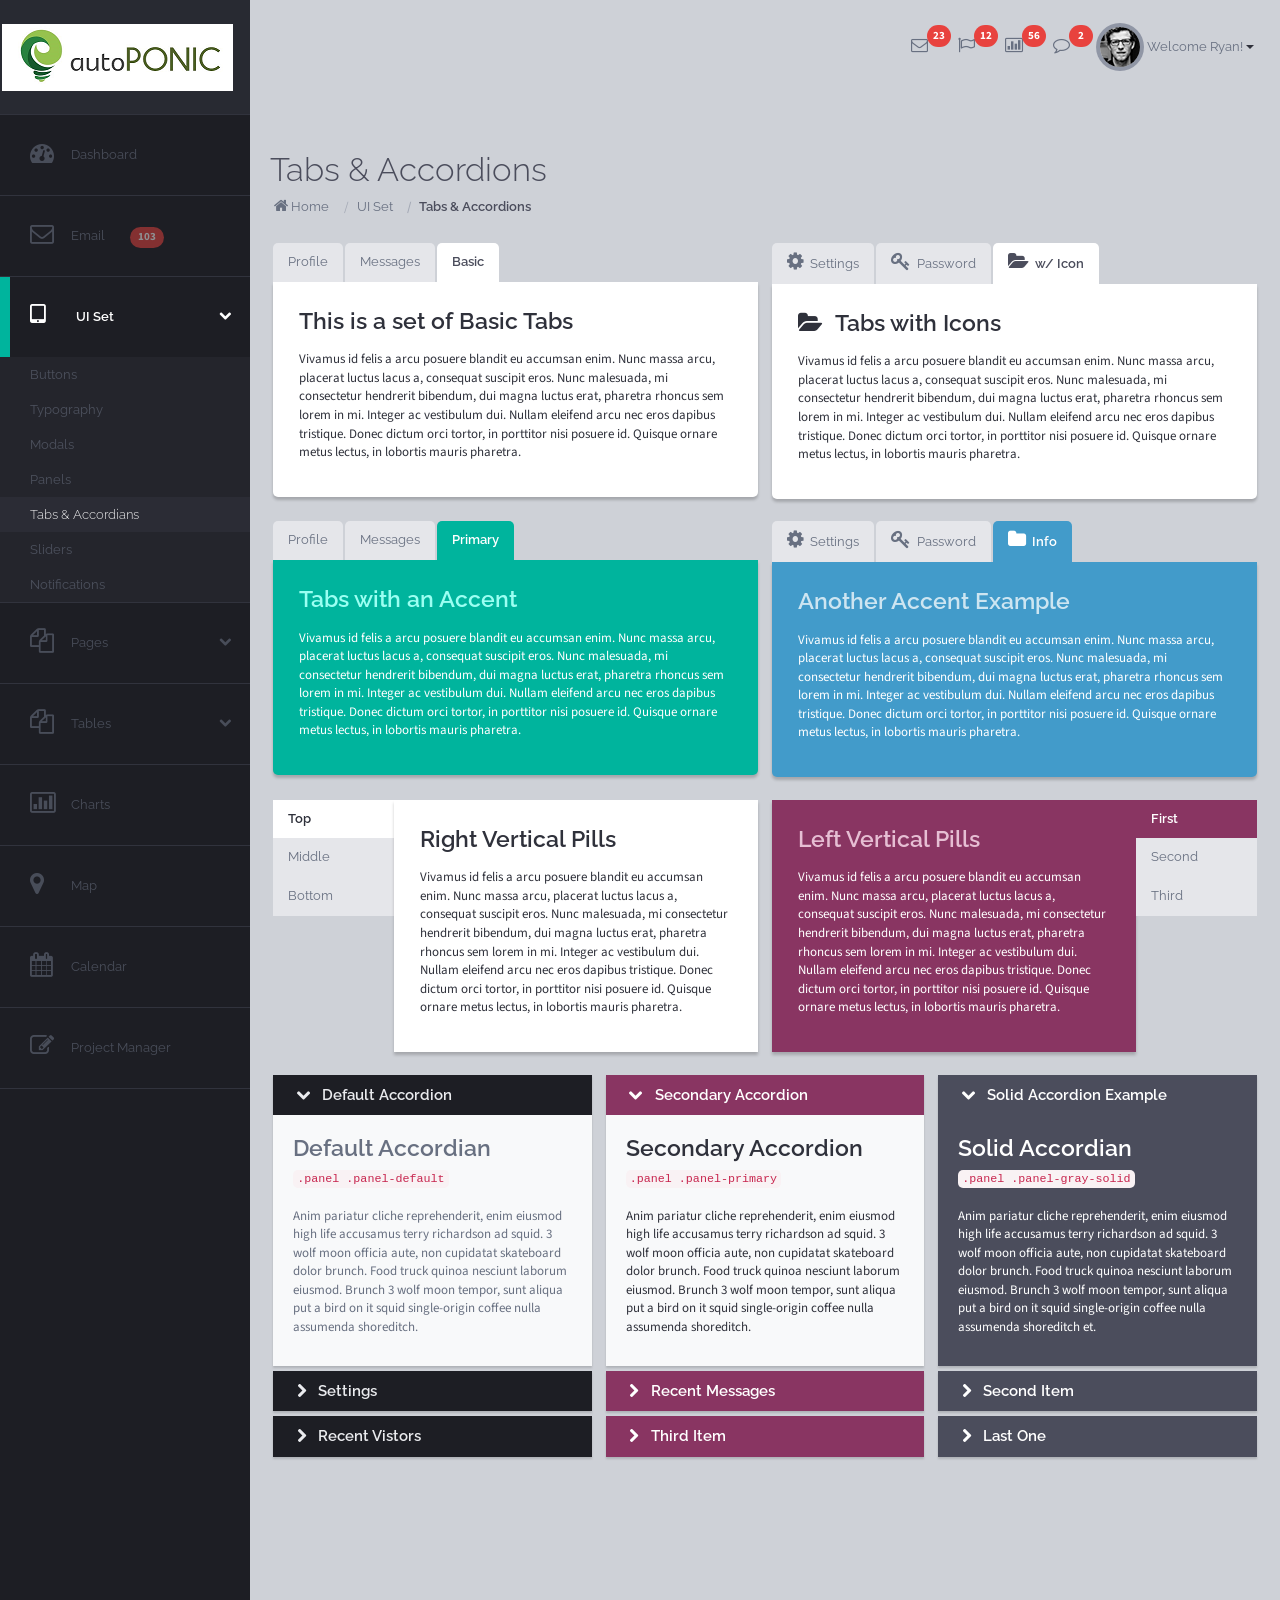
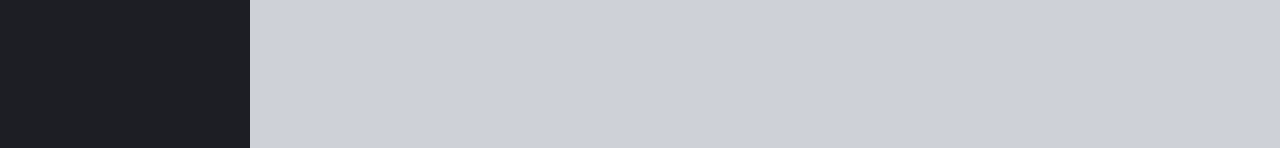
<file: visao/tabs.html>
<!DOCTYPE html>
<html lang="en">
    <head>
        <meta charset="utf-8">
        <meta name="viewport" content="width=device-width, initial-scale=1.0">
        <meta name="description" content="">
        <meta name="author" content="">
        <title>Neu v1.0  |  Responsive Admin Skin</title>

    <!-- Bootstrap core CSS -->
    <link href="dist/css/bootstrap.css" rel="stylesheet">

    <!-- Boostrap Theme -->
    <link href="css/skin.css" rel="stylesheet">
    <link href="css/boostrap-overrides.css" rel="stylesheet">
    <link href="css/theme.css" rel="stylesheet">
        
    <!-- Add custom CSS here -->
    <link href="assets/css/sidebar.css" rel="stylesheet">
    
    <!-- Plugins -->
    <link href="assets/css/font-awesome.css" rel="stylesheet">
    <link rel="stylesheet" href="assets/css/ezmark.css">
    <link href="assets/css/animate-custom.css" rel="stylesheet">
	<link href="assets/css/pushy.css" rel="stylesheet">

   <!-- HTML5 shim and Respond.js IE8 support of HTML5 elements and media queries -->
    <!--[if lt IE 9]>
    <script src="../../assets/js/html5shiv.js"></script>
    <script src="../../assets/js/respond.min.js"></script>
    <![endif]-->
	
    
</head>
<body>


    <!-- Slide out chat panel -->
    <nav class="pushy pushy-right">
        <div class="well-lg no-radius">
            <i class="icon-group"></i>&nbsp;&nbsp;&nbsp;<strong>Chat</strong>&nbsp;&nbsp;<span class="text-transparent">(4)</span>
            <a href="javascript:;" class="close-chat-panel" data-dismiss="panel" aria-hidden="true"><i class="icon-remove pull-right text-transparent"></i></a>
			<br><br><div class="input-group inverse input-group-sm no-padding">
                      <span class="input-group-addon"><i class="icon-search text-transparent"></i></span>
                      <input type="text" class="form-control" placeholder="Search">
            </div>
           <div class="clearfix"></div>
        </div>
        <ul class="chat align-center-vert-alt">
            <li>
            	<a href="#"><img src="img/tn_user_07.jpg" alt="User" class="img-circle user-thumbnail-xs"></a>
            	<small><a href="#"> Amin Bhatnagar<span class="text-online pull-right"><i class="icon-circle text-online "></i></span></a></small>
                <div class="clearfix"></div>
            </li>
            <li>
            	<a href="#" class="pull-left"><img src="img/tn_user_02.jpg" alt="User" class="img-circle user-thumbnail-xs"></a>
            	<small><a href="#">Gina Wheeling<span class="text-online pull-right"><i class="icon-circle text-online "></i></span></a></small>
                <div class="clearfix"></div>
            </li>
            <li>
            	<a href="#" class="pull-left"><img src="img/tn_user_03.jpg" alt="User" class="img-circle user-thumbnail-xs"></a>
            	<small><a href="#">Ryan Smith<span class="text-online pull-right"><i class="icon-circle text-online "></i></span></a></small>
                <div class="clearfix"></div>
            </li>
            <li>
            	<a href="#" class="pull-left"><img src="img/tn_user_04.jpg" alt="User" class="img-circle user-thumbnail-xs"></a>
            	<small><a href="#">Hai Thatcher<span class="text-online pull-right"><i class="icon-circle text-online "></i></span></a></small>
                <div class="clearfix"></div>
            </li>
            <li>
            	<a href="#" class="pull-left"><img src="img/tn_user_05.jpg" alt="User" class="img-circle user-thumbnail-xs"></a>
            	<small><a href="#">Jane Doe<span class="text-online pull-right"><i class="icon-circle text-danger"></i></span></a></small>
                <div class="clearfix"></div>
            </li>
           <li>
            	<a href="#" class="pull-left"><img src="img/tn_user_06.jpg" alt="User" class="img-circle user-thumbnail-xs"></a>
            	<small><a href="#">Carson Winters<span class="text-online pull-right"><i class="icon-circle text-danger "></i></span></a></small>
                <div class="clearfix"></div>
            </li>
            <li class="idle">
            	<a href="#" class="pull-left"><img src="img/tn_user_01.jpg" alt="User" class="img-circle user-thumbnail-xs"></a>
            	<small><a href="#">Peyton Max <span class="pull-right"><i class="icon-circle"></i></span></a></small>
                <div class="clearfix"></div>
            </li>
            <li class="idle">
            	<a href="#" class="pull-left"><img src="img/tn_user_05.jpg" alt="User" class="img-circle user-thumbnail-xs"></a>
            	<small><a href="#">Brianna Winters<span class="pull-right"><i class="icon-circle"></i></span></a></small>
                <div class="clearfix"></div>
            </li>
            <li class="idle">
            	<a href="#" class="pull-left"><img src="img/tn_user_03.jpg" alt="User" class="img-circle user-thumbnail-xs"></a>
            	<small><a href="#">Micheal Anderson<span class="pull-right"><i class="icon-circle"></i></span></a></small>
                <div class="clearfix"></div>
            </li>
        </ul>
    </nav>


  <!-- Container for chat panel push-->
  <div id="container"> 
   <!-- Top Navbar  -->
        <div class="navbar navbar-static-top " role="navigation">
            <div class="navbar-header navbar-inverse text-center">
                <button type="button" class="navbar-toggle border-left-med no-radius" id="menu-toggle">
                <span class="sr-only">Toggle navigation</span>
                <span class="icon-bar"></span>
                <span class="icon-bar"></span>
                <span class="icon-bar"></span>
                </button>
                <button type="button" class="navbar-toggle border-left-med no-radius" data-toggle="collapse" data-target=".navbar-collapse">
                <span class="sr-only">Toggle navigation</span>
                <span class="avatar"><img src="img/avatar.jpg" alt="Ryan" class="img-circle"></span>
                </button>
                <!-- logo -->
                <div class="navbar-brand"><a href="index.html"> <img src="img/logo.png" alt="logo"></a></div>
                <!-- / logo -->
            </div>
            <!-- user -->
            <div class="collapse navbar-collapse navbar-ex1-collapse">
                <ul class="nav navbar-nav navbar-right navbar-user">
                    <!-- new messages -->
                    <li class="dropdown messages-dropdown">
                        <a href="#" class="dropdown-toggle announcements" data-toggle="dropdown"><i class="icon-envelope-alt"></i><span class="badge">23</span></a>
                        <ul class="dropdown-menu">
                            <li class="dropdown-header header-inverse"><i class="icon-envelope"></i>23 New Messages</li>
                            <li class="message-preview">
                                    <a href="#">
                                    <img src="img/tn_user_02.jpg" alt="User" class="img-circle user-thumbnail-xs">
                                    <span class="name pull-left">Maya Smith</span>
                                    <span class="label label-primary pull-right">Just Now</span><br>
                                    <span class="message text-transparent">Hi Ryan, I received a message from quis...</span>
                                    </a>
                            </li>
                            <li class="divider"></li>
                            <li class="message-preview">
                                <a href="#">
                                <img src="img/tn_user_01.jpg" alt="User" class="img-circle user-thumbnail-xs">
                                <span class="name pull-left">James Doe</span>
                                <span class="time pull-right text-transparent"><i class="icon-time"></i> 4:34 PM</span><br>
                                <span class="message text-transparent">Good Afternoon Ryan, Were you able to...</span>
                                </a>
                            </li>
                            <li class="divider"></li>
                            <li class="message-preview">
                                <a href="#">
                                <img src="img/tn_user_04.jpg" alt="User" class="img-circle user-thumbnail-xs">
                                <span class="name pull-left">Benjamin Taylor</span>
                                <span class="time pull-right text-transparent"><i class="icon-time"></i> 1:56 PM</span><br>
                                <span class="message text-transparent">Hey, Can you give me a call when you get a...</span>
                                </a>
                            </li>
                            <li class="divider"></li>
                            <li class="dropdown-footer text-center">
                                <a href="#">
                                See all new messages
                                </a>
                            </li>
                        </ul>
                    </li>
                    <!-- alerts -->
                    <li class="dropdown">
                        <a href="#" class="dropdown-toggle announcements" data-toggle="dropdown">
                        <i class="icon-flag-alt"></i><span class="badge animated-delay flash">12</span></a>
                        <ul class="dropdown-menu">
                            <li class="dropdown-header header-inverse"><i class="icon-star"></i>12 Notifications </li>
                            <li class="notification">
                                <a href="#">
                                <span class="pull-left"><span class="label label-success"><i class="icon-comment"></i></span>  New Comment</span>
                                <span class="time pull-right text-transparent">Just Now</span><br>
                                </a>
                            </li>
                            <li class="notification">
                                <a href="#">
                                <span class="pull-left"><span class="label label-success"><i class="icon-comment"></i></span>  New Comment</span>
                                <span class="time pull-right text-transparent">5 Minutes Ago</span><br>
                                </a>
                            </li>
                            <li class="notification">
                                <a href="#">
                                <span class="pull-left"><span class="label label-primary"><i class="icon-user"></i></span>  12 New Users</span>
                                <span class="time pull-right text-transparent">23 Minutes ago</span><br>
                                </a>
                            </li>
                            <li class="notification">
                                <a href="#">
                                <span class="pull-left"><span class="label label-danger"><i class="icon-flag"></i></span>  Canceled Transaction</span>
                                <span class="time pull-right text-transparent">12 Hours Ago</span><br>
                                </a>
                            </li>
                            <li class="notification">
                                <a href="#">
                                <span class="pull-left"><span class="label label-warning"><i class="icon-shopping-cart"></i></span>  Canceled Transaction</span>
                                <span class="time pull-right text-transparent">Yesterday</span><br>
                                </a>
                            </li>
                            <li class="divider"></li>
                            <li class="dropdown-footer text-center">
                                <a href="#">
                                See all notifications
                                </a>
                            </li>
                        </ul>
                    </li>
                    <li class="dropdown alerts-dropdown">
                        <a href="#" class="dropdown-toggle announcements" data-toggle="dropdown"><i class="icon-bar-chart"></i><span class="badge">56</span></a>
                        <ul class="dropdown-menu">
                            <li class="dropdown-header header-inverse"><i class="icon-bar-chart"></i>6 Pending Tasks </li>
                            <li>
                                <a href="javascript:void(0);">
                                    <span class="task">
                                    <span class="desc">November orders </span>
                                    </span>
                                    <div class="progress progress-striped active">
                                        <div class="progress-bar"  role="progressbar" aria-valuenow="45" aria-valuemin="0" aria-valuemax="100" style="width: 45%">
                                        </div>
                                    </div>
                                </a>
                            </li>
                            <li>
                                <a href="javascript:void(0);">
                                    <span class="task">
                                    <span class="desc">Invoices paid</span>
                                    </span>
                                    <div class="progress progress-striped active">
                                        <div class="progress-bar progress-bar-success"  role="progressbar" aria-valuenow="45" aria-valuemin="0" aria-valuemax="100" style="width:65%">
                                        </div>
                                    </div>
                                </a>
                            </li>
                            <li>
                                <a href="javascript:void(0);">
                                    <span class="task">
                                    <span class="desc">Updates</span>
                                    </span>
                                    <div class="progress progress-striped active">
                                        <div class="progress-bar progress-bar-warning"  role="progressbar" aria-valuenow="45" aria-valuemin="0" aria-valuemax="100" style="width:35%">
                                        </div>
                                    </div>
                                </a>
                            </li>
                            <li>
                                <a href="javascript:void(0);">
                                    <span class="task">
                                    <span class="desc">Unread emails</span>
                                    </span>
                                    <div class="progress progress-striped active">
                                        <div class="progress-bar progress-bar-danger"  role="progressbar" aria-valuenow="45" aria-valuemin="0" aria-valuemax="100" style="width:15%">
                                        </div>
                                    </div>
                                </a>
                            </li>
                            <li class="divider"></li>
                            <li class="dropdown-footer text-center">
                                <a href="#">
                                See all tasks
                                </a>
                            </li>
                        </ul>
                    </li>
                    <li class="dropdown">
                    	<a href="#"><div class="menu-btn"><i class="icon-comment-alt"></i><span class="badge">2</span></div></a>
                      
                    </li>
                    <li class="avatar dropdown user-dropdown">
                        <a href="#" class="dropdown-toggle" data-toggle="dropdown"><img src="img/avatar.jpg" alt="Ryan" class="img-circle nav-avatar">Welcome Ryan!<b class="caret"></b></a>
                        <ul class="dropdown-menu">
                            <li><a href="user-profile.html"><i class="icon-user"></i> Profile</a></li>
                            <li><a href="email.html"><i class="icon-envelope"></i> Inbox</a></li>
                            <li><a href="#"><i class="icon-gear"></i> Settings</a></li>
                            <li class="divider"></li>
                            <li><a href="login.html"><i class="icon-power-off"></i> Log Out</a></li>
                        </ul>
                    </li>
                </ul>
            </div>
            <!-- / nav-collapse -->
        </div>
        <!-- / top Navbar -->
        
		<!-- Wrapper for content below nav bar -->
        <div id="wrapper">
         <!-- Sidebar -->
          <div id="sidebar-wrapper" class="stretch-full-height">
            <ul class="sidebar-nav">
              <li>
                <a href="index.html">
                <span class="nav-icon"><i class="icon-dashboard icon-2x"></i></span>
                <span class="sidebar-menu-item-text">Dashboard</span></a>            
              </li>
              <li>
                 <a href="email.html">
                 <span class="nav-icon"><i class="icon-envelope-alt icon-2x"></i></span>
                 <span class="sidebar-menu-item-text">Email</span>
                 <span class="responsive-hide badge">103</span>
                 </a>
              </li>
              <li class="nav-header"  data-toggle="collapse" data-target="#uiMenu"> 
                  <a href="#" class="active-title">
                      <span class="nav-icon"><i class="icon-tablet icon-2x"></i></span>
                      <span class="sidebar-menu-item-text">UI Set</span>
                      <i class="icon-chevron-down pull-right"></i>
                  </a>
                  <ul class="nav nav-list collapse submenu in" id="uiMenu">
                        <li><a href="buttons.html">Buttons</a></li>
                        <li><a href="typography.html">Typography</a></li>
                        <li><a href="modals.html">Modals</a></li>
                        <li><a href="panels.html">Panels</a></li>
                        <li class="active"><a href="tabs.html">Tabs & Accordians</a></li>
                        <li><a href="sliders.html">Sliders</a></li>
                        <li><a href="notifications.html">Notifications</a></li>
                    </ul>
        	  </li>
        	  <li class="nav-header"  data-toggle="collapse" data-target="#pages"> 
                  <a href="#">
                      <span class="nav-icon"><i class="icon-copy icon-2x"></i></span>
                      <span class="sidebar-menu-item-text">Pages</span>
                      <i class="icon-chevron-down pull-right"></i>
                  </a>
                  <ul class="nav nav-list collapse submenu" id="pages">
                         <li><a href="user-profile.html">User Profile</a></li>
                         <li><a href="login.html">Login</a></li>
                         <li><a href="register.html">Register</a></li>
                         <li><a href="404.html">404 Page</a></li>
                         <li><a href="message.html">Send Message</a></li>
                    </ul>
        	  </li>
        	  <li class="nav-header"  data-toggle="collapse" data-target="#tables"> 
                  <a href="#">
                      <span class="nav-icon"><i class="icon-copy icon-2x"></i></span>
                      <span class="sidebar-menu-item-text">Tables</span>
                      <i class="icon-chevron-down pull-right"></i>
                  </a>
                  <ul class="nav nav-list collapse submenu" id="tables">
						<li><a href="basic.html">Basic</a></li>
                        <li><a href="data.html">Data</a></li>
                    </ul>
        	  </li>
              <li>
                <a href="charts.html">
                <span class="nav-icon"><i class="icon-bar-chart icon-2x"></i></span>
                <span class="sidebar-menu-item-text">Charts</span></a>            
              </li>
              <li>
                <a href="maps.html">
                <span class="nav-icon"><i class="icon-map-marker icon-2x"></i></span>
                <span class="sidebar-menu-item-text">Map</span></a>            
              </li>
              <li>
                <a href="calendar.html">
                <span class="nav-icon"><i class="icon-calendar icon-2x"></i></span>
                <span class="sidebar-menu-item-text">Calendar</span></a>            
              </li>
              <li>
                <a href="project-manager.html">
                <span class="nav-icon"><i class="icon-edit icon-2x"></i></span>
                <span class="sidebar-menu-item-text">Project Manager</span></a>            
              </li>
            </ul>
          </div><!-- /sidebar -->
          
          <!-- preloader -->
          <div class='preloader-wrapper'>
           <div class="preloader">
               <img src="img/preloader.png" alt='loading image'/>
           </div>
		  </div><!-- / preloader -->

          <!-- Keep all page content within the page-content-wrapper -->
          <div id="page-content-wrapper" class="stretch-full-height animated-med-delay fadeInRight">
             <!-- page content header -->
                    <div class="row add-padding">
                            <div class="pull-left">
                                <h1>Tabs & Accordions</h1>
                                <ol class="breadcrumb">
                                    <li><a href="index.html"><i class="icon-home"></i> Home</a></li>
                                    <li><a href="#">UI Set</a></li>
                                    <li class="active"><a href="#">Tabs & Accordions</a></li>
                            	</ol>
                            </div>
                    </div><!-- / page content header -->                    
                    <!--Page Content-->
                <!--Row 1-->
                    <div class="row padding-bottom">
                        <!--basic tabs-->
                        <div class="col-md-6 col-xs-12">
                       		<!-- Nav tabs -->
                               <ul class="nav nav-tabs">
                                   <li><a href="#profile" data-toggle="tab">Profile</a></li>
                                   <li><a href="#messages" data-toggle="tab">Messages</a></li>
                                   <li><a href="#basic" data-toggle="tab">Basic</a></li>
                               </ul>
                              <!-- Tab panes -->
                               <div class="tab-content add-shadow">
                                      <div class="tab-pane" id="profile">
                                      <h3>Left Tab</h3>
                                      <p>Vivamus id felis a arcu posuere blandit eu accumsan enim. Nunc massa arcu, placerat luctus lacus a, consequat suscipit eros. Nunc malesuada, mi consectetur hendrerit bibendum, dui magna luctus erat, pharetra rhoncus sem lorem in mi. Integer ac vestibulum dui. Nullam eleifend arcu nec eros dapibus tristique. Donec dictum orci tortor, in porttitor nisi posuere id. Quisque ornare metus lectus, in lobortis mauris pharetra.</p>
                                      </div>
                                      <div class="tab-pane" id="messages">
                                      <h3>Middle Tab</h3>
                                      <p>Vivamus id felis a arcu posuere blandit eu accumsan enim. Nunc massa arcu, placerat luctus lacus a, consequat suscipit eros. Nunc malesuada, mi consectetur hendrerit bibendum, dui magna luctus erat, pharetra rhoncus sem lorem in mi. Integer ac vestibulum dui. Nullam eleifend arcu nec eros dapibus tristique. Donec dictum orci tortor, in porttitor nisi posuere id. Quisque ornare metus lectus, in lobortis mauris pharetra.</p>
                                      </div>
                                      <div class="tab-pane" id="basic">
                                      <h3>This is a set of Basic Tabs</h3>
                                      <p>Vivamus id felis a arcu posuere blandit eu accumsan enim. Nunc massa arcu, placerat luctus lacus a, consequat suscipit eros. Nunc malesuada, mi consectetur hendrerit bibendum, dui magna luctus erat, pharetra rhoncus sem lorem in mi. Integer ac vestibulum dui. Nullam eleifend arcu nec eros dapibus tristique. Donec dictum orci tortor, in porttitor nisi posuere id. Quisque ornare metus lectus, in lobortis mauris pharetra.</p>
                                      </div>
                                </div><!-- / tabs -->
                         </div><!-- / col -->
                         
                         <div class="col-md-6 col-xs-12">
                       		<!-- Nav tabs -->
                                   <ul class="nav nav-tabs">
                                       <li><a href="#settings" data-toggle="tab"><i class="icon-cog"></i>  &nbsp;Settings</a></li>
                                       <li><a href="#password" data-toggle="tab"><i class="icon-key"></i>  &nbsp;Password</a></li>
                                       <li><a href="#icon" data-toggle="tab"><i class="icon-folder-open"></i>  &nbsp;w/ Icon</a></li>
                                   </ul>
                              <!-- Tab panes -->
                               <div class="tab-content add-shadow">
                                      <div class="tab-pane" id="settings">
                                      		<h3>Left Tab</h3>
                                      		<p>Vivamus id felis a arcu posuere blandit eu accumsan enim. Nunc massa arcu, placerat luctus lacus a, consequat suscipit eros. Nunc malesuada, mi consectetur hendrerit bibendum, dui magna luctus erat, pharetra rhoncus sem lorem in mi. Integer ac vestibulum dui. Nullam eleifend arcu nec eros dapibus tristique. Donec dictum orci tortor, in porttitor nisi posuere id. Quisque ornare metus lectus, in lobortis mauris pharetra.</p> 
                                      </div>
                                      <div class="tab-pane" id="password">
                                      		<h3>Middle Tab</h3>
                                      		<p>Sed neque metus, scelerisque sed nulla id, vestibulum imperdiet lectus. Sed a consectetur velit, a facilisis tortor. Cras eu nibh elit. Aliquam eros arcu, dictum sit amet felis a, hendrerit laoreet magna. Proin ac volutpat sem. Vivamus elit urna, pulvinar ut nulla at, egestas fringilla lectus.Integer ac vestibulum dui. Nullam eleifend arcu nec eros dapibus tristique. Donec dictum orci tortor, in porttitor nisi posuere id. Quisque ornare metus lectus, in lobortis mauris pharetra. </p>
                                      </div>
                                      <div class="tab-pane" id="icon">
                                      		<h3><i class="icon-folder-open"></i>  &nbsp;Tabs with Icons</h3>
                                     		 <p>Vivamus id felis a arcu posuere blandit eu accumsan enim. Nunc massa arcu, placerat luctus lacus a, consequat suscipit eros. Nunc malesuada, mi consectetur hendrerit bibendum, dui magna luctus erat, pharetra rhoncus sem lorem in mi. Integer ac vestibulum dui. Nullam eleifend arcu nec eros dapibus tristique. Donec dictum orci tortor, in porttitor nisi posuere id. Quisque ornare metus lectus, in lobortis mauris pharetra.</p> 
                                      </div>
                                </div><!-- / panes -->
                         </div><!-- / col -->        
                              
                     </div><!--/ row 1 -->
                     
                    <!--Row 2-->
                    <div class="row padding-bottom">
                        <!--basic tabs-->
                        <div class="col-md-6 col-xs-12">
                       		<!-- Nav tabs -->
                               <div class="tab-primary">
                                   <ul class="nav nav-tabs">
                                       <li><a href="#profile2" data-toggle="tab">Profile</a></li>
                                       <li><a href="#messages2" data-toggle="tab">Messages</a></li>
                                       <li><a href="#primary" data-toggle="tab">Primary</a></li>
                                   </ul>
                                
                              <!-- Tab panes -->
                               <div class="tab-content add-shadow">
                                      <div class="tab-pane" id="profile2">
                                      <h3>Left Tab</h3>
                                      <p>Vivamus id felis a arcu posuere blandit eu accumsan enim. Nunc massa arcu, placerat luctus lacus a, consequat suscipit eros. Nunc malesuada, mi consectetur hendrerit bibendum, dui magna luctus erat, pharetra rhoncus sem lorem in mi. Integer ac vestibulum dui. Nullam eleifend arcu nec eros dapibus tristique. Donec dictum orci tortor, in porttitor nisi posuere id. Quisque ornare metus lectus, in lobortis mauris pharetra.</p> </div>
                                      <div class="tab-pane" id="messages2">
                                      <h3>Middle Tab</h3>
                                      <p>Vivamus id felis a arcu posuere blandit eu accumsan enim. Nunc massa arcu, placerat luctus lacus a, consequat suscipit eros. Nunc malesuada, mi consectetur hendrerit bibendum, dui magna luctus erat, pharetra rhoncus sem lorem in mi. Integer ac vestibulum dui. Nullam eleifend arcu nec eros dapibus tristique. Donec dictum orci tortor, in porttitor nisi posuere id. Quisque ornare metus lectus, in lobortis mauris pharetra.</p> 
                                      </div>
                                      <div class="tab-pane" id="primary">
                                      <h3>Tabs with an Accent</h3>
                                      <p>Vivamus id felis a arcu posuere blandit eu accumsan enim. Nunc massa arcu, placerat luctus lacus a, consequat suscipit eros. Nunc malesuada, mi consectetur hendrerit bibendum, dui magna luctus erat, pharetra rhoncus sem lorem in mi. Integer ac vestibulum dui. Nullam eleifend arcu nec eros dapibus tristique. Donec dictum orci tortor, in porttitor nisi posuere id. Quisque ornare metus lectus, in lobortis mauris pharetra.</p>  </div>
                                </div><!-- / panes -->
                              </div>
                         </div><!-- / col -->
                         
                         <div class="col-md-6 col-xs-12">
                       		<!-- Nav tabs -->
                                  <div class="tab-info">
                                       <ul class="nav nav-tabs">
                                           <li><a href="#settings3" data-toggle="tab"><i class="icon-cog"></i>  &nbsp;Settings</a></li>
                                           <li><a href="#password3" data-toggle="tab"><i class="icon-key"></i>  &nbsp;Password</a></li>
                                           <li><a href="#brandinfo" data-toggle="tab"><i class="icon-folder-close"></i>  &nbsp;Info</a></li>
                                       </ul>
                              <!-- Tab panes -->
                               <div class="tab-content add-shadow">
                                      <div class="tab-pane" id="settings3">
                                      <h3>Left Tab</h3>
                                      <p>Vivamus id felis a arcu posuere blandit eu accumsan enim. Nunc massa arcu, placerat luctus lacus a, consequat suscipit eros. Nunc malesuada, mi consectetur hendrerit bibendum, dui magna luctus erat, pharetra rhoncus sem lorem in mi. Integer ac vestibulum dui. Nullam eleifend arcu nec eros dapibus tristique. Donec dictum orci tortor, in porttitor nisi posuere id. Quisque ornare metus lectus, in lobortis mauris pharetra.</p>  </div>
                                      <div class="tab-pane" id="password3">
                                      <h3>Middle Tab</h3>
                                      <p>Vivamus id felis a arcu posuere blandit eu accumsan enim. Nunc massa arcu, placerat luctus lacus a, consequat suscipit eros. Nunc malesuada, mi consectetur hendrerit bibendum, dui magna luctus erat, pharetra rhoncus sem lorem in mi. Integer ac vestibulum dui. Nullam eleifend arcu nec eros dapibus tristique. Donec dictum orci tortor, in porttitor nisi posuere id. Quisque ornare metus lectus, in lobortis mauris pharetra.</p>  </div>
                                      <div class="tab-pane" id="brandinfo">
                                      <h3>Another Accent Example</h3>
                                      <p>Vivamus id felis a arcu posuere blandit eu accumsan enim. Nunc massa arcu, placerat luctus lacus a, consequat suscipit eros. Nunc malesuada, mi consectetur hendrerit bibendum, dui magna luctus erat, pharetra rhoncus sem lorem in mi. Integer ac vestibulum dui. Nullam eleifend arcu nec eros dapibus tristique. Donec dictum orci tortor, in porttitor nisi posuere id. Quisque ornare metus lectus, in lobortis mauris pharetra.</p>  </div>
                                </div><!-- / tabs -->
                              </div>
                         </div><!-- / col -->         
                     </div><!--/ row 2 -->
                     
                    <!--Row 3-->
                    <div class="row padding-bottom">
                        <!--nav pills left --> 
                        <div class="col-md-6 vertical-nav">
                        <!-- Nav pills -->
                            <div class="col-xs-3 no-padding pills-default">
                                   <ul class="nav nav-pills nav-stacked">
                                       <li class="active"><a href="#top" data-toggle="tab">Top</a></li>
                                       <li><a href="#middle" data-toggle="tab">Middle</a></li>
                                       <li><a href="#bottom" data-toggle="tab">Bottom</a></li>
                                   </ul>  
                              </div><!-- / nav pills -->
                         	 <!-- content panes -->
                              <div class="col-xs-9 no-padding">
                              	 <div class="tab-content add-shadow">
                                      <div class="tab-pane active" id="top">
                                      		<h3>Right Vertical Pills</h3>
                                      		<p>Vivamus id felis a arcu posuere blandit eu accumsan enim. Nunc massa arcu, placerat luctus lacus a, consequat suscipit eros. Nunc malesuada, mi consectetur hendrerit bibendum, dui magna luctus erat, pharetra rhoncus sem lorem in mi. Integer ac vestibulum dui. Nullam eleifend arcu nec eros dapibus tristique. Donec dictum orci tortor, in porttitor nisi posuere id. Quisque ornare metus lectus, in lobortis mauris pharetra.</p> </div>
                                      <div class="tab-pane" id="middle">
                                      		<h3>Middle Tab</h3>
                                      		<p>Vivamus id felis a arcu posuere blandit eu accumsan enim. Nunc massa arcu, placerat luctus lacus a, consequat suscipit eros. Nunc malesuada, mi consectetur hendrerit bibendum, dui magna luctus erat, pharetra rhoncus sem lorem in mi. Integer ac vestibulum dui. Nullam eleifend arcu nec eros dapibus tristique. Donec dictum orci tortor, in porttitor nisi posuere id. Quisque ornare metus lectus, in lobortis mauris pharetra.</p> 
                                      </div>
                                      <div class="tab-pane" id="bottom">
                                      		<h3>Bottom Tab</h3>
                                      		<p>Vivamus id felis a arcu posuere blandit eu accumsan enim. Nunc massa arcu, placerat luctus lacus a, consequat suscipit eros. Nunc malesuada, mi consectetur hendrerit bibendum, dui magna luctus erat, pharetra rhoncus sem lorem in mi. Integer ac vestibulum dui. Nullam eleifend arcu nec eros dapibus tristique. Donec dictum orci tortor, in porttitor nisi posuere id. Quisque ornare metus lectus, in lobortis mauris pharetra.</p>  	 </div>
                                   </div>
                                </div><!-- / content panes -->
                        </div><!--/ nav pills left --> 
                    
                    	<!--nav pills right --> 
                        <div class="col-md-6 vertical-nav pills-secondary">
                         	 <!-- content panes -->
                              <div class="col-xs-9 no-padding">
                              	 <div class="tab-content add-shadow">
                                      <div class="tab-pane active" id="top2">
                                      		<h3>Left Vertical Pills</h3>
                                      		<p>Vivamus id felis a arcu posuere blandit eu accumsan enim. Nunc massa arcu, placerat luctus lacus a, consequat suscipit eros. Nunc malesuada, mi consectetur hendrerit bibendum, dui magna luctus erat, pharetra rhoncus sem lorem in mi. Integer ac vestibulum dui. Nullam eleifend arcu nec eros dapibus tristique. Donec dictum orci tortor, in porttitor nisi posuere id. Quisque ornare metus lectus, in lobortis mauris pharetra.</p> </div>
                                      <div class="tab-pane" id="middle2">
                                      		<h3>Second Tab</h3>
                                      		<p>Vivamus id felis a arcu posuere blandit eu accumsan enim. Nunc massa arcu, placerat luctus lacus a, consequat suscipit eros. Nunc malesuada, mi consectetur hendrerit bibendum, dui magna luctus erat, pharetra rhoncus sem lorem in mi. Integer ac vestibulum dui. Nullam eleifend arcu nec eros dapibus tristique. Donec dictum orci tortor, in porttitor nisi posuere id. Quisque ornare metus lectus, in lobortis mauris pharetra.</p> 
                                      </div>
                                      <div class="tab-pane" id="bottom2">
                                      		<h3>Third Tab</h3>
                                      		<p>Vivamus id felis a arcu posuere blandit eu accumsan enim. Nunc massa arcu, placerat luctus lacus a, consequat suscipit eros. Nunc malesuada, mi consectetur hendrerit bibendum, dui magna luctus erat, pharetra rhoncus sem lorem in mi. Integer ac vestibulum dui. Nullam eleifend arcu nec eros dapibus tristique. Donec dictum orci tortor, in porttitor nisi posuere id. Quisque ornare metus lectus, in lobortis mauris pharetra.</p>  	 </div>
                                   </div>
                                </div><!-- / content panes -->
                                 <!-- Nav pills -->
                                <div class="col-xs-3 no-padding">
                                       <ul class="nav nav-pills nav-stacked">
                                           <li class="active"><a href="#top2" data-toggle="tab">First</a></li>
                                           <li><a href="#middle2" data-toggle="tab">Second</a></li>
                                           <li><a href="#bottom2" data-toggle="tab">Third</a></li>
                                       </ul>  
                                  </div><!-- / nav pills -->
                        </div><!--/ nav pills right --> 
                    </div><!--/ row 3 --> 
                   
                     
                     <!-- Row 4 -->
					 <div class="row padding-bottom">
                         <div class="col-md-4 col-xs-12">
                             <div class="panel-group" id="accordion">
                                  <div class="panel panel-default">
                                    <div class="panel-heading">
                                      <h4 class="panel-title">
                                        <a data-toggle="collapse" data-parent="#accordion" href="#accord_1">
                                          <i class="icon-chevron-down"></i>
                                          Default Accordion
                                        </a>
                                        
                                      </h4>
                                    </div>
                                    <div id="accord_1" class="accord-collapse panel-collapse collapse in">
                                      <div class="panel-body">
                                        <h3>Default Accordian</h3>
                                        <code>.panel .panel-default</code>
                                        <br><br>
                                        <p>Anim pariatur cliche reprehenderit, enim eiusmod high life accusamus terry richardson ad squid. 3 wolf moon officia aute, non cupidatat skateboard dolor brunch. Food truck quinoa nesciunt laborum eiusmod. Brunch 3 wolf moon tempor, sunt aliqua put a bird on it squid single-origin coffee nulla assumenda shoreditch.</p>
                                      </div>
                                    </div>
                                  </div>
                                  <div class="panel panel-default">
                                    <div class="panel-heading">
                                      <h4 class="panel-title">
                                        <a data-toggle="collapse" data-parent="#accordion" href="#accord2">
                                          <i class="icon-chevron-right"></i> Settings
                                        </a>
                                      </h4>
                                    </div>
                                    <div id="accord2" class="accord-collapse panel-collapse collapse">
                                      <div class="panel-body">
                                        Anim pariatur cliche reprehenderit, enim eiusmod high life accusamus terry richardson ad squid. 3 wolf moon officia aute, non cupidatat skateboard dolor brunch. Food truck quinoa nesciunt laborum eiusmod. Brunch 3 wolf moon tempor, sunt aliqua put a bird on it squid single-origin coffee nulla assumenda shoreditch et. Nihil anim keffiyeh helvetica, craft beer labore wes anderson cred nesciunt sapiente ea proident. Ad vegan excepteur butcher vice lomo.
                                      </div>
                                    </div>
                                  </div>
                                  <div class="panel panel-default">
                                    <div class="panel-heading">
                                      <h4 class="panel-title">
                                        <a data-toggle="collapse" data-parent="#accordion" href="#accord3">
                                          <i class="icon-chevron-right"></i> Recent Vistors
                                        </a>
                                      </h4>
                                    </div>
                                    <div id="accord3" class="accord-collapse panel-collapse collapse">
                                      <div class="panel-body">
                                        Anim pariatur cliche reprehenderit, enim eiusmod high life accusamus terry richardson ad squid. 3 wolf moon officia aute, non cupidatat skateboard dolor brunch. Food truck quinoa nesciunt laborum eiusmod. Brunch 3 wolf moon tempor, sunt aliqua put a bird on it squid single-origin coffee nulla assumenda shoreditch.
                                      </div>
                                    </div>

                                  </div>
                                </div><!-- accordian -->
                              </div><!-- /col -->
                              
                             <div class="col-md-4 col-xs-12">
                             <div class="panel-group" id="accordion_2">
                                  <div class="panel panel-secondary">
                                    <div class="panel-heading">
                                      <h4 class="panel-title">
                                        <a data-toggle="collapse" data-parent="#accordion_2" href="#accord4">
                                         <i class="icon-chevron-down"></i>
                                         Secondary Accordion 
                                        </a>
                                      </h4>
                                    </div>
                                    <div id="accord4" class="accord-collapse panel-collapse collapse in">
                                      <div class="panel-body">
                                        <h3>Secondary Accordion</h3>
                                        <code>.panel .panel-primary</code>
                                        <br><br>
                                        <p>
                                        Anim pariatur cliche reprehenderit, enim eiusmod high life accusamus terry richardson ad squid. 3 wolf moon officia aute, non cupidatat skateboard dolor brunch. Food truck quinoa nesciunt laborum eiusmod. Brunch 3 wolf moon tempor, sunt aliqua put a bird on it squid single-origin coffee nulla assumenda shoreditch.
                                        </p>
                                      </div>
                                    </div>
                                  </div>
                                  <div class="panel panel-secondary">
                                    <div class="panel-heading">
                                      <h4 class="panel-title">
                                        <a data-toggle="collapse" data-parent="#accordion_2" href="#accord5">
                                         <i class="icon-chevron-right"></i>
                                         Recent Messages
                                        </a>
                                      </h4>
                                    </div>
                                    <div id="accord5" class="accord-collapse panel-collapse collapse">
                                      <div class="panel-body">
                                        Anim pariatur cliche reprehenderit, enim eiusmod high life accusamus terry richardson ad squid. 3 wolf moon officia aute, non cupidatat skateboard dolor brunch. Food truck quinoa nesciunt laborum eiusmod. Brunch 3 wolf moon tempor, sunt aliqua put a bird on it squid single-origin coffee nulla assumenda shoreditch et.
                                      </div>
                                    </div>
                                  </div>
                                  <div class="panel panel-secondary">
                                    <div class="panel-heading">
                                      <h4 class="panel-title">
                                        <a data-toggle="collapse" data-parent="#accordion_2" href="#accord6">
                                        <i class="icon-chevron-right"></i>
                                        Third Item
                                        </a>
                                      </h4>
                                    </div>
                                    <div id="accord6" class="accord-collapse panel-collapse collapse">
                                      <div class="panel-body">
                                        Anim pariatur cliche reprehenderit, enim eiusmod high life accusamus terry richardson ad squid. 3 wolf moon officia aute, non cupidatat skateboard dolor brunch. Food truck quinoa nesciunt laborum eiusmod. Brunch 3 wolf moon tempor, sunt aliqua put a bird on it squid single-origin coffee nulla assumenda shoreditch et. Nihil anim keffiyeh helvetica, craft beer labore wes anderson cred nesciunt sapiente ea proident. Ad vegan excepteur butcher vice lomo. Leggings occaecat craft beer farm-to-table, raw denim aesthetic synth nesciunt you probably haven't heard of them accusamus labore sustainable VHS.
                                      </div>
                                    </div>
                                  </div>
                                </div><!-- accordian -->
                              </div><!-- /col -->
                              <div class="col-md-4 col-xs-12">
                              <div class="panel-group" id="accordion_3">
                                  <div class="panel panel-gray-solid">
                                    <div class="panel-heading">
                                      <h4 class="panel-title">
                                        <a data-toggle="collapse" data-parent="#accordion_3" href="#accord7">
                                          <i class="icon-chevron-down"></i>
                                          Solid Accordion Example
                                        </a>
                                      </h4>
                                    </div>
                                    <div id="accord7" class="accord-collapse panel-collapse collapse in">
                                      <div class="panel-body">
                                      <h3>Solid Accordian</h3>
                                        <code>.panel .panel-gray-solid</code>
                                        <br><br>
                                        <p> Anim pariatur cliche reprehenderit, enim eiusmod high life accusamus terry richardson ad squid. 3 wolf moon officia aute, non cupidatat skateboard dolor brunch. Food truck quinoa nesciunt laborum eiusmod. Brunch 3 wolf moon tempor, sunt aliqua put a bird on it squid single-origin coffee nulla assumenda shoreditch et.</p>
                                      </div>
                                    </div>
                                  </div>
                                  <div class="panel panel-gray-solid">
                                    <div class="panel-heading">
                                      <h4 class="panel-title">
                                        <a data-toggle="collapse" data-parent="#accordion_3" href="#accord8">
                                        <i class="icon-chevron-right"></i>
                                        Second Item
                                        </a>
                                      </h4>
                                    </div>
                                    <div id="accord8" class="accord-collapse panel-collapse collapse">
                                      <div class="panel-body">
                                        Anim pariatur cliche reprehenderit, enim eiusmod high life accusamus terry richardson ad squid. 3 wolf moon officia aute, non cupidatat skateboard dolor brunch. Food truck quinoa nesciunt laborum eiusmod. Brunch 3 wolf moon tempor, sunt aliqua put a bird on it squid single-origin coffee nulla assumenda shoreditch et.
                                      </div>
                                    </div>
                                  </div>
                                  <div class="panel panel-gray-solid">
                                    <div class="panel-heading">
                                      <h4 class="panel-title">
                                        <a data-toggle="collapse" data-parent="#accordion_3" href="#accord9">
                                         <i class="icon-chevron-right"></i>
                                         Last One
                                        </a>
                                      </h4>
                                    </div>
                                    <div id="accord9" class="accord-collapse panel-collapse collapse">
                                      <div class="panel-body">
                                        Anim pariatur cliche reprehenderit, enim eiusmod high life accusamus terry richardson ad squid. 3 wolf moon officia aute, non cupidatat skateboard dolor brunch. Food truck quinoa nesciunt laborum eiusmod. Brunch 3 wolf moon tempor, sunt aliqua put a bird on it squid single-origin coffee nulla assumenda shoreditch et. 
                                      </div>
                                    </div>
                                  </div>
                                </div><!-- accordian -->
                              </div><!-- /col -->
                             </div><!--/ row 4 -->    
                    
                
          </div><!-- /page-content-wrapper -->
		</div><!-- / wrapper for content below nav bar -->

	</div><!-- end container for chat panel push-->

	
   	    <!-- JavaScript -->
        <!-- Placed at the end of the document so the pages load faster -->
        <!-- Theme Core -->
		<script src="assets/js/jquery.js"></script>
    	<script src="assets/js/modernizr-2.6.2.min.js"></script>
        <script src="dist/js/bootstrap.js"></script>
        <script type="text/javascript" src="assets/js/jquery-ui-1.10.4.custom.min.js"></script>
        
        <!-- Preloader -->
		<script>
            $(window).load(function(){
             $('.preloader-wrapper').fadeOut();
            });
        </script>
	    <!-- Pushy JS --> 
        <script src="assets/js/pushy.js"></script>

        <!-- EzMark -->
        <script src="assets/js/jquery.ezmark.js"></script>
        <script type="text/javascript">
			$(function() {
				$('.custom-check input').ezMark()
			});	
		</script>

        <!-- Custom -->
		<script src="assets/js/sidebar-navbar.js"></script>
        <script src="assets/js/script.js"></script>
	   

</body>
</html>
</file>
<file: visao/css/theme.css>
/* CSS crunched with Crunch - http://crunchapp.net/ */
.list-toggle {
  color: #2f313b;
}
.layout-bg-med {
  background: #9096a5;
}
.message-preview {
  border-radius: 5px;
}
.preloader-wrapper {
  background: #ced1d7;
}
.alert-default {
  background: #eaebee;
  border: 1px solid #dcdee3;
}
.alert-success .close {
  color: #1f673a;
}
.alert-warning .close {
  color: #945c09;
}
.alert-info .close {
  color: #19435a;
}
.alert-danger .close {
  color: #7e120f;
}
.alert-primary .close {
  color: #001b18;
}
.alert-inverse {
  background-color: rgba(29, 30, 36, 0.7);
  color: #fff;
}
.alert-primary {
  background-color: #d3fff9;
  border-color: #67ffec;
  color: #009b87;
}
.no-border {
  border: 0px!important;
}
.no-border .table tbody > tr > td {
  border: none!important;
  border-color: transparent!important;
}
.no-border .table tbody > tr {
  border: none!important;
  border-color: transparent!important;
}
.border-top {
  border-top: 1px solid #515764;
}
.border-left-med {
  border-left: 1px solid #4b4d5c !important;
}
.border-left-light {
  border-left: 1px solid #ced1d7 !important;
}
.border-right-med {
  border-right: 1px solid #687081 !important;
}
.border-right-light {
  border-right: 1px solid #dcdee3 !important;
}
.border-bottom {
  border-bottom: 1px solid #ced1d7 !important;
}
.add-radius {
  border-radius: 5px;
}
.bottom,
.radius-bottom {
  border-bottom-left-radius: 5px !important;
  border-bottom-right-radius: 5px !important;
}
.radius-bottom-left {
  border-bottom-left-radius: 5px;
}
.radius-bottom-right {
  border-bottom-right-radius: 5px;
}
.radius-right {
  border-top-right-radius: 5px;
  border-bottom-right-radius: 5px;
}
.radius-left {
  border-top-left-radius: 5px;
  border-bottom-left-radius: 5px;
}
.top,
.radius-top {
  border-top-right-radius: 5px !important;
  border-top-left-radius: 5px !important;
}
.breadcrumb a {
  color: #687081;
}
.breadcrumb .active a {
  color: #4b4d5c;
}
.breadcrumb > li + li:before {
  color: #a4a9b5;
}
.text-inverse {
  color: #fff!important;
}
.text-inverse a {
  color: #fff!important;
}
.text-inverse i {
  color: #fff!important;
}
.text-inverse h3 {
  color: #fff!important;
}
.brand-highlight {
  background: #fffbcc !important;
}
.brand-highlight td {
  background: #fffbcc !important;
}
.brand-primary-bg {
  background-color: #00b49d !important;
}
.brand-primary-light-bg {
  background-color: #00c8af !important;
}
.brand-primary-med-bg {
  background-color: #00a08b !important;
}
.brand-primary-dark-bg {
  background-color: #008b79 !important;
}
.brand-primary-dark-bg-inverse {
  background-color: #008b79 !important;
  color: #00584d !important;
}
.brand-primary-dark-bg-inverse i {
  color: #00584d;
}
.brand-secondary-bg {
  background-color: #893562 !important;
}
.brand-secondary-light-bg {
  background-color: #a64077 !important;
}
.brand-secondary-dark-bg {
  background-color: #6c2a4d !important;
}
.brand-info-bg {
  background-color: #429bca !important;
}
.brand-danger-bg {
  background-color: #e8423e !important;
}
.brand-danger-alt-med-bg {
  background-color: #de5555 !important;
}
.brand-warning-bg {
  background-color: #f4ac42 !important;
}
.brand-danger-bg {
  color: #fff;
}
.gray-dark-bg {
  background-color: #4b4d5c !important;
  color: #fff;
}
.gray-dark-bg h3 {
  color: #fff;
}
.gray-bg {
  background-color: #687081 !important;
  color: #fff;
}
.gray-bg h3 {
  color: #fff;
}
.gray-light-bg {
  background-color: #ced1d7 !important;
}
.gray-lighter-bg {
  background-color: #eaebee !important;
}
.white-bg {
  background-color: #fff;
}
.open .btn-default:focus,
.open .btn-default:active {
  background-color: #fff!important;
}
.btn-dark-gray {
  background-color: #1d1e24;
  border-color: #060608;
  color: #fff;
}
.btn-dark-gray:hover,
.btn-dark-gray:focus,
.btn-dark-gray:active,
.btn-dark-gray.active,
.open .dropdown-toggle.btn-dark-gray {
  background-color: #060608;
  border-color: #000000;
  color: #fff;
}
.btn-inverse {
  background-color: #4b4d5c;
  border-color: #343640;
  color: #fff;
}
.btn-inverse:hover,
.btn-inverse:focus,
.btn-inverse:active,
.btn-inverse.active,
.open .dropdown-toggle.btn-inverse {
  background-color: #343640;
  border-color: #282a32;
  color: #fff;
}
.btn-gray {
  background-color: #eaebee;
  border-color: #ced1d7;
}
.btn-gray:hover,
.btn-gray:focus,
.btn-gray:active,
.btn-gray.active,
.open .dropdown-toggle.btn-gray {
  background-color: #ced1d7;
  border-color: #a4a9b5;
}
.btn-wht {
  background-color: #fff;
  border: none;
}
.btn-secondary {
  background-color: #893562;
  border-color: #642748;
  color: #fff;
}
.btn-secondary-dark {
  background-color: #642748;
}
.btn-secondary:hover,
.btn-secondary:focus,
.btn-secondary:active,
.btn-secondary.active,
.open .dropdown-toggle.btn-secondary {
  background-color: #642748;
  border-color: #52203b;
  color: #fff;
}
.btn-tertiary {
  background-color: #ec9a5d;
  border-color: #e77e2f;
  color: #fff;
}
.btn-tertiary:hover,
.btn-tertiary:focus,
.btn-tertiary:active,
.btn-tertiary.active,
.open .dropdown-toggle.btn-tertiary {
  background-color: #e77e2f;
  border-color: #e2701b;
  color: #fff;
}
div.zabuto_calendar .table tr td.event div.day,
div.zabuto_calendar ul.legend li.event {
  background-color: #e8423e !important;
}
div.zabuto_calendar .badge-today,
div.zabuto_calendar div.legend span.badge-today,
div.zabuto_calendar .badge-event,
div.zabuto_calendar div.legend span.badge-event {
  background-color: #f6b2b0 !important;
}
.calendar-month-header {
  background-color: #de5555 !important;
}
hr {
  margin-top: 10px;
  margin-bottom: 10px;
  color: #eaebee !important;
}
.avatar .img-circle {
  box-shadow: 0px 0px 0px 4px #9096a5;
  margin-right: .5em;
}
.avatar-md .img-circle {
  box-shadow: 0px 0px 0px 6px #acb1bc;
  margin-right: 0em;
}
.avatar-lg .img-circle {
  box-shadow: 0px 0px 0px 8px #00ceb3;
  margin-right: 0em;
}
.striped-primary li {
  background-color: #008b79 !important;
}
.striped-primary li:nth-child(odd) {
  background-color: #007e6e !important;
}
.striped-primary li:hover {
  background-color: #009582 !important;
}
.dropdown-menu > li > a:hover {
  background-color: #ced1d7;
}
.nav > li > a {
  color: #687081;
}
.nav > li > a:hover {
  background-color: #ced1d7;
  color: #2f313b;
}
.nav > li > a:hover,
.nav > li > a:focus,
.nav .open > a,
.nav .open > a:hover,
.nav .open > a:focus {
  background-color: #ced1d7;
}
@media (max-width: 760px) {
  .navbar-toggle {
    background-color: #1d1e24;
  }
  .navbar-collapse {
    background-color: #dcdee3;
  }
  .navbar-collapse .announcements {
    border-bottom: 1px solid #c0c4cc;
  }
}
.label-inverse {
  background-color: #4b4d5c;
}
.form-control {
  color: #000!important;
  opacity: 1;
}
.inverse .input-group-addon,
.inverse .form-control {
  background-color: #687081;
}
.inverse .form-control:-moz-placeholder,
.inverse .form-control::-moz-placeholder {
  color: #2f313b !important;
}
.input-group-addon {
  background-color: #fff;
}
.modal.blackout {
  background-color: #1d1e24 !important;
  color: #4b4d5c !important;
}
.panel-body-only + .panel-body-only .panel {
  margin-bottom: .25em;
}
[id^="accordionrnd"] .panel-heading {
  border-bottom: 1px solid #eaebee !important;
}
[id^="accordionrnd"] .panel-heading i [class*=icon-chevron] {
  margin-left: 1.5em;
}
[id^="accordionrnd"] div:last-child .panel-heading {
  border-bottom: none!important;
}
.panel-body-only {
  -webkit-box-shadow: 0 2px 2px rgba(0, 0, 0, 0.2);
  box-shadow: 0 2px 2px rgba(0, 0, 0, 0.2);
}
.panel-body-only .panel-body {
  border-radius: 5px;
}
.panel-body-only li:first-child {
  border-bottom-left-radius: 5px;
  border-top-left-radius: 5px;
}
.panel-body-only li:last-child {
  border-bottom-right-radius: 6px;
  border-top-right-radius: 6px;
}
.panel {
  margin-bottom: 18px;
  background-color: transparent;
  border: none;
  border-radius: 5px;
  -webkit-box-shadow: 0 2px 2px rgba(0, 0, 0, 0.15);
  box-shadow: 0 2px 2px rgba(0, 0, 0, 0.15);
}
.panel-body {
  padding: 20px;
  background-color: #f8f9fa;
}
.panel-body:before,
.panel-body:after {
  content: " ";
  /* 1 */

  display: table;
  /* 2 */

}
.panel-body:after {
  clear: both;
}
.panel .list-group-item {
  background-color: #f8f9fa;
}
.panel-default {
  color: #687081;
}
.panel-default .panel-heading a {
  color: #eaebee !important;
}
.panel-default .panel-heading .btn {
  border: none;
}
.panel-heading {
  background-color: #fff;
  padding: 12px 12px;
  border-bottom: 0;
  border-top-right-radius: 5px;
  border-top-left-radius: 5px;
}
.panel-footer {
  padding: 12px 20px;
  background-color: #f8f9fa;
  border-top: 0;
  border-bottom-right-radius: 5px;
  border-bottom-left-radius: 5px;
  color: #82899a;
}
.panel-footer a {
  opacity: 0.5;
}
.panel-footer-gray {
  background-color: #eaebee;
}
.panel-secondary .panel-heading {
  background-color: #893562;
  color: #fff;
}
.panel-gray .panel-heading {
  background-color: #616579;
  color: #fff;
}
.panel-gray .panel-body a {
  color: #ffffff;
}
.panel-inverse .panel-body {
  background-color: #1d1e24;
  color: #fff;
}
.panel-inverse .panel-body h3 {
  color: #fff;
}
.panel-inverse .panel-body a {
  color: #ced1d7;
}
.panel-inverse-solid .panel-heading {
  background-color: #1d1e24;
  color: #fff;
}
.panel-inverse-solid .panel-body {
  background-color: #1d1e24;
  color: #fff;
}
.panel-inverse-solid .panel-body h3 {
  color: #fff;
}
.panel-inverse-solid .panel-body a {
  color: #eaebee;
}
.panel-inverse-solid .panel-footer {
  background-color: #121216;
  color: #fff;
}
.panel-gray-solid .panel-heading {
  background-color: #4b4d5c;
  color: #fff;
}
.panel-gray-solid .panel-body {
  background-color: #4b4d5c;
  color: #fff;
}
.panel-gray-solid .panel-body h3 {
  color: #fff;
}
.panel-gray-solid .panel-footer {
  background-color: #464857;
  color: #fff;
}
.panel-gray-solid .panel-footer a {
  color: #1d1e24;
}
.panel-gray-solid .panel-footer a:hover {
  opacity: 0.5;
}
.panel-lighter-gray-solid .panel-heading {
  background-color: #eaebee;
}
.panel-lighter-gray-solid .panel-body {
  background-color: #eaebee;
}
.panel-lighter-gray-solid .panel-footer {
  background-color: #eaebee;
}
.panel-primary-solid .panel-heading {
  background-color: #00b49d;
  color: #fff;
}
.panel-primary-solid .panel-body {
  background-color: #00b49d;
  color: #fff;
}
.panel-primary-solid .panel-body h3 {
  color: #fff;
}
.panel-primary-solid .panel-body a {
  color: #fff;
}
.panel-primary-solid .panel-footer {
  background-color: #009b87;
  color: #fff;
}
.panel-secondary-solid .panel-heading {
  background-color: #893562;
  color: #fff;
}
.panel-secondary-solid .panel-body {
  background-color: #893562;
  color: #fff;
}
.panel-secondary-solid .panel-body h3 {
  color: #fff;
}
.panel-secondary-solid .panel-footer {
  background-color: #772e55;
  color: #fff;
}
.panel-secondary-solid .panel a {
  color: #fff;
}
.panel-tertiary-solid .panel-heading {
  background-color: #ec9a5d;
  color: #fff;
}
.panel-tertiary-solid .panel-body {
  background-color: #ec9a5d;
  color: #fff;
}
.panel-tertiary-solid .panel-body h3 {
  color: #fff;
}
.panel-tertiary-solid .panel-footer {
  background-color: #e98c46;
  color: #fff;
}
.panel-tertiary-solid .panel-footer a {
  color: #fff!important;
}
.panel-success-solid .panel-heading {
  background-color: #54cb81;
  color: #fff;
}
.panel-success-solid .panel-body {
  background-color: #54cb81;
  color: #fff;
}
.panel-success-solid .panel-body h3 {
  color: #fff;
}
.panel-success-solid .panel-footer {
  background-color: #39bd6b;
  color: #fff;
}
.panel-warning-solid .panel-heading {
  background-color: #f4ac42;
  color: #fff;
}
.panel-warning-solid .panel-body {
  background-color: #f4ac42;
  color: #fff;
}
.panel-warning-solid .panel-body h3 {
  color: #fff;
}
.panel-warning-solid .panel-footer {
  background-color: #358ebd;
  color: #fff;
}
.panel-danger-solid .panel-heading {
  background-color: #e8423e;
  color: #fff;
}
.panel-danger-solid .panel-body {
  background-color: #e8423e;
  color: #fff;
}
.panel-danger-solid .panel-body h3 {
  color: #fff;
}
.panel-danger-solid .panel-footer {
  background-color: #e52c27;
  color: #fff;
}
.panel-danger-alt-solid .panel-heading {
  background-color: #e26a6a;
  color: #fff;
}
.panel-danger-alt-solid .panel-body {
  background-color: #e26a6a;
  color: #fff;
}
.panel-danger-alt-solid .panel-body h3 {
  color: #fff;
}
.panel-danger-alt-solid .panel-body .popover {
  color: #4b4d5c;
}
.panel-danger-alt-solid .panel-footer {
  background-color: #de5555;
  color: #fff;
}
.panel-info-solid .panel-heading {
  background-color: #429bca;
  color: #fff;
}
.panel-info-solid .panel-body {
  background-color: #429bca;
  color: #fff;
}
.panel-info-solid .panel-body h3 {
  color: #fff;
}
.panel-info-solid .panel-footer {
  background-color: #358ebd;
  color: #fff;
}
.panel-warning-solid .panel-heading {
  background-color: #f4ac42;
  color: #fff;
}
.panel-warning-solid .panel-body {
  background-color: #f4ac42;
  color: #fff;
}
.panel-warning-solid .panel-body h3 {
  color: #fff;
}
.panel-warning-solid .panel-footer {
  background-color: #f3a12a;
  color: #fff;
}
.panel-white-solid .panel-heading {
  background-color: #ffffff;
}
.panel-white-solid .panel-body {
  background-color: #ffffff;
}
.panel-white-solid .panel-footer {
  background-color: #ffffff;
}
.progress-bar-gray {
  background-color: #687081;
}
.pushy {
  background-color: #969caa;
}
.pushy li:hover {
  background-color: #7a8193;
}
.pushy .well-lg {
  background-color: #888e9e !important;
}
#sidebar-wrapper,
.sidebar-nav {
  background-color: #1d1e24;
}
#sidebar-wrapper .sidebar-nav > li {
  border-bottom: 1px solid #31333d;
}
#sidebar-wrapper .sidebar-nav > li:first-child {
  border-top: 1px solid #31333d;
}
#sidebar-wrapper .active-title {
  border-left: 10px solid #00b49d;
  opacity: 1!important;
}
.sidebar-nav li a {
  color: #747c8e;
}
.sidebar-nav li a:hover {
  color: #fff!important;
  opacity: 1!important;
  background-color: #16171c;
}
.sidebar-nav li ul {
  background-color: #24252c;
}
.submenu .active {
  border-left: none!important;
  background-color: #2b2c35;
}
.submenu .active a {
  color: #fff!important;
  opacity: .9!important;
  font-weight: 300;
}
#sidebar .submenu li:hover {
  background-color: #c0c4cc;
}
#email-nav .active {
  background-color: #00b49d;
}
#email-nav .active a {
  color: #fff!important;
}
.nav-pills > li > a {
  background-color: #e5e6ea;
}
.pills-default .nav-pills > li.active > a {
  background: #fff;
  color: #2f313b;
}
.pills-secondary .nav-pills > li.active > a {
  background: #893562;
}
.pills-secondary .tab-content {
  background-color: #893562;
  color: #fff;
}
.pills-secondary .tab-content h3 {
  color: #e6bed3;
}
.pills-tertiary .nav-pills > li.active > a {
  background: #ec9a5d;
}
.pills-tertiary .tab-content {
  background-color: #ec9a5d;
  color: #fff;
}
.pills-tertiary .tab-content h3 {
  color: #ffffff;
}
.pills-info .nav-pills > li.active > a {
  background: #429bca;
}
.pills-info .tab-content {
  background-color: #429bca;
  color: #fff;
}
.pills-info .tab-content h3 {
  color: #f5fafc;
}
.pills-success .nav-pills > li.active > a {
  background: #54cb81;
}
.pills-success .tab-content {
  background-color: #54cb81;
  color: #fff;
}
.pills-success .tab-content h3 {
  color: #ffffff;
}
.pills-warning .nav-pills > li.active > a {
  background: #f4ac42;
}
.pills-warning .tab-content {
  background-color: #f4ac42;
  color: #fff;
}
.pills-warning .tab-content h3 {
  color: #ffffff;
}
.pills-danger .nav-pills > li.active > a {
  background: #e8423e;
}
.pills-danger .tab-content {
  background-color: #e8423e;
  color: #fff;
}
.pills-danger .tab-content h3 {
  color: #ffffff;
}
.pills-danger-alt .nav-pills > li.active > a {
  background: #e26a6a;
}
.pills-danger-alt .tab-content {
  background-color: #e26a6a;
  color: #fff;
}
.pills-danger-alt .tab-content h3 {
  color: #ffffff;
}
#eg .slider-selection {
  background: #ced1d7;
}
.slider-handle {
  background-color: #4b4d5c;
  border: 2px solid #fff;
}
#brand-primary-bg .slider-track {
  background-color: #00b49d;
}
#brand-secondary-bg .slider-track {
  background-color: #893562;
}
#brand-tertiary-bg .slider-track {
  background-color: #ec9a5d;
}
#brand-info-bg .slider-track {
  background-color: #429bca;
}
#brand-success-bg .slider-track {
  background-color: #54cb81;
}
#brand-warning-bg .slider-track {
  background-color: #f4ac42;
}
#brand-danger-bg .slider-track {
  background-color: #e8423e;
}
#brand-danger-alt-bg .slider-track {
  background-color: #e26a6a;
}
.nav-tabs a {
  background-color: #e5e6ea;
  border-bottom: none;
}
.nav-tabs > li > a:hover {
  background-color: #f8f9fa;
  border-bottom: none;
}
.nav-tabs > li > a,
.nav-tabs > li > a:focus,
.nav-tabs > li.active,
.nav-tabs > li.active > a:focus {
  border: none!important;
}
.nav-tabs > li.active > a {
  border-color: transparent;
  border-bottom-color: #fff;
}
.tab-content {
  background-color: #fff;
  border-bottom-left-radius: 5px;
  border-bottom-right-radius: 5px;
}
.panel-tabs > .active > a,
.panel-tabs > .active > a:focus {
  background-color: #f8f9fa;
  color: #ced1d7 !important;
}
.panel-tabs > li > a {
  background-color: #3f414e;
  border-left: 1px solid #1d1e24;
}
.tab-primary .nav-tabs a {
  border-bottom: none;
}
.tab-primary .nav-tabs a:hover {
  border-bottom: transparent;
  color: #ffffff !important;
  background-color: #00ceb3 !important;
}
.tab-primary .nav-tabs > li.active > a {
  background-color: #00b49d;
  border-bottom: 1px solid #00b49d;
  color: #fff;
}
.tab-primary .tab-content {
  background-color: #00b49d;
  color: #fff;
}
.tab-primary .tab-content h3 {
  color: #9bfff2;
}
.tab-tertiary .nav-tabs > li > a {
  margin-bottom: 0em;
}
.tab-tertiary .nav-tabs a {
  border-bottom: none;
}
.tab-tertiary .nav-tabs > li.active > a:hover,
.tab-tertiary .nav-tabs a:hover {
  background-color: #efab78;
  border-bottom: transparent;
  color: #ffffff;
}
.tab-tertiary .nav-tabs > li.active > a {
  background-color: #ec9a5d;
  border-bottom: 1px solid #ec9a5d;
  color: #fff;
}
.tab-tertiary .tab-content {
  color: #fff;
}
.tab-tertiary .tab-content h3 {
  color: #ffffff;
}
.tab-danger .nav-tabs > li > a {
  margin-bottom: 0em;
}
.tab-danger .nav-tabs a {
  border-bottom: none;
}
.tab-danger .nav-tabs > li.active > a:hover,
.tab-danger .nav-tabs a:hover {
  background-color: #eb5d59;
  border-bottom: transparent;
  color: #ffffff;
}
.tab-danger .nav-tabs > li.active > a {
  background-color: #e8423e;
  border-bottom: 1px solid #e8423e;
  color: #fff;
}
.tab-danger .tab-content {
  color: #fff;
}
.tab-danger .tab-content h3 {
  color: #ffffff;
}
.tab-danger-alt .nav-tabs > li > a {
  margin-bottom: 0em;
}
.tab-danger-alt .nav-tabs a {
  border-bottom: none;
}
.tab-danger-alt .nav-tabs > li.active > a:hover,
.tab-danger-alt .nav-tabs a:hover {
  background-color: #e78484;
  border-bottom: transparent;
  color: #ffffff;
}
.tab-danger-alt .nav-tabs > li.active > a {
  background-color: #e26a6a;
  border-bottom: 1px solid #e26a6a;
  color: #fff;
}
.tab-danger-alt .tab-content {
  background-color: #e26a6a;
  color: #fff;
}
.tab-danger-alt .tab-content h3 {
  color: #ffffff;
}
.tab-info .nav-tabs > li > a {
  margin-bottom: 0em;
}
.tab-info .nav-tabs a {
  border-bottom: none;
}
.tab-info .nav-tabs > li.active > a:hover,
.tab-info .nav-tabs a:hover {
  background-color: #5aa8d1;
  border-bottom: transparent;
  color: #ffffff;
}
.tab-info .nav-tabs > li.active > a {
  background-color: #429bca;
  border-bottom: 1px solid #429bca;
  color: #fff;
}
.tab-info .tab-content {
  background-color: #429bca;
  color: #fff;
}
.tab-info .tab-content h3 {
  color: #cde5f1;
}
.tab-success .nav-tabs > li > a {
  margin-bottom: 0em;
}
.tab-success .nav-tabs a {
  border-bottom: none;
}
.tab-success .nav-tabs > li.active > a:hover,
.tab-success .nav-tabs a:hover {
  background-color: #6bd292;
  border-bottom: transparent;
  color: #ffffff;
}
.tab-success .nav-tabs > li.active > a {
  background-color: #54cb81;
  border-bottom: 1px solid #54cb81;
  color: #fff;
}
.tab-success .tab-content {
  background-color: #54cb81;
  color: #fff;
}
.tab-success .tab-content h3 {
  color: #ffffff;
}
.tab-warning .nav-tabs > li > a {
  margin-bottom: 0em;
}
.tab-warning .nav-tabs a {
  border-bottom: none;
}
.tab-warning .nav-tabs > li.active > a:hover,
.tab-warning .nav-tabs a:hover {
  background-color: #f6b95f;
  border-bottom: transparent;
  color: #ffffff;
}
.tab-warning .nav-tabs > li.active > a {
  background-color: #f4ac42;
  border-bottom: 1px solid #f4ac42;
  color: #fff;
}
.tab-warning .tab-content {
  background-color: #f4ac42;
  color: #fff;
}
.tab-warning .tab-content h3 {
  color: #ffffff;
}
.table {
  border-radius: 5px;
}
.table-responsive {
  border: none;
}
#inbox.table thead > tr > th {
  border-top: 1px solid #eaebee !important;
}
#inbox.table-bordered > tbody > tr > td,
#inbox.table-bordered > thead > tr > th {
  border-left: none!important;
  border-right: none!important;
  border-top: 1px solid #eaebee !important;
  border-bottom: 1px solid #eaebee !important;
}
@media (max-width: 780px) {
  #inbox {
    border-color: #eaebee;
  }
}
.table-no-border .table > tbody > tr > td,
.table-no-border .table > tbody > tr > th,
.table-no-border .table > tfoot > tr > th,
.table-no-border .table thead:first-child tr:first-child th {
  border: none!important;
}
.table-bordered > thead > tr > th,
.table-bordered > tbody > tr > th,
.table-bordered > tfoot > tr > th,
.table-bordered thead:first-child tr:first-child th {
  border: 1px solid #ced1d7;
}
.table > tbody > tr.success > td,
.table > tbody > tr.warning > td,
.table > tbody > tr.danger > td {
  border-top: 1px solid #e5e6ea !important;
}
.table-bordered > thead > tr > th {
  background-color: #e2e4e7;
  border-bottom: 0px;
}
.table > thead > tr > th {
  border-bottom: 0px;
}
.table-rounded-corners th:first-child {
  border: 5px !important;
}
.table-rounded-corners th:last-child {
  border: 5px !important;
}
.table-rounded-corners tr:last-child td:first-child {
  border: 5px !important;
}
.table-rounded-corners tr:last-child td:last-child {
  border: 5px !important;
}
.table-rounded-cell-corners .table > tbody > tr > td {
  border-radius: 5px !important;
  border: 0!important;
}
h1 {
  color: #4b4d5c;
}
.lead {
  color: #687081;
}
.text-online {
  color: #7ccf4b;
}
.text-secondary {
  color: #893562;
}
.text-tertiary {
  color: #ec9a5d;
}
.well-sm,
.well-lg,
.well-xl {
  background-color: #f3f3f5;
}
/* TinyMCE */
.mce-container {
  border: transparent!important;
}
.mce-edit-area {
  border-top: 1px solid #dcdee3 !important;
  border-bottom: 1px solid #dcdee3 !important;
  border-right: none!important;
  border-left: none!important;
  margin-top: .5em!important;
}
.mce-tinymce {
  border: 1px solid #ced1d7 !important;
  border-radius: 5px !important;
}
.mce-menubar {
  border-bottom: transparent!important;
  padding-top: .25em!important;
}
.mce-toolbar {
  padding-left: .5em!important;
  padding-right: .5em!important;
}
/* Full Calendar */
table.fc-header,
.fc-day-header {
  background-color: #00b49d !important;
  color: #fff;
}
.fc-event {
  border: 1px solid #4b4d5c;
  /* default BORDER color */

  background-color: #4b4d5c;
  /* default BACKGROUND color */

}
.fc-state-highlight {
  /* <td> today cell */
  /* TODO: add .fc-today to <th> */

  background: #eaebee;
}
.fc-cell-overlay {
  /* semi-transparent rectangle while dragging */

  background: #ced1d7;
  opacity: .3;
  filter: alpha(opacity=30);
  /* for IE */

}
.fc-button {
  background-color: #008b79 !important;
}
.fc-state-hover,
.fc-state-down,
.fc-state-active {
  background: #000;
  color: #ff!important;
  opacity: 1;
}
.fc-state-disabled,
.fc-state-default {
  background: #008b79;
  color: #ff!important;
  opacity: .5;
}
.fc-state-down,
.fc-state-active {
  background-color: #000;
}
</file>
<file: visao/assets/css/sidebar.css>
#wrapper {
  padding-left: 250px;
    -webkit-transition:all 0.4s ease 0s;
  transition: all 0.4s ease 0s;
}

#sidebar-wrapper {
  margin-left: -250px;
  left: 250px;
  width: 250px;
  position:absolute;
  height: 100%;
  z-index: 1000;
   -webkit-transition:all 0.4s ease 0s;
  transition: all 0.4s ease 0s;
  padding-bottom:350px;
}

#page-content-wrapper {
  width: 100%;
  padding:1.25em;
}

.sidebar-nav {
  position: absolute;
  top: 0;
  width: 250px;
  list-style: none;
  margin: 0;
  padding: 0;
  
}

.sidebar-nav  li {
  line-height:80px;
  text-indent: 15px;
}

.sidebar-nav  li .active-title {
  text-indent:10px!important;
}

.sidebar-nav > li > ul > li {
  line-height:15px;
  
}

.sidebar-nav li a {
  display: block;
  text-decoration: none;
}

.sidebar-nav li a:hover {}
.sidebar-nav li a:active,
.sidebar-nav li a:focus {
  text-decoration: none;
}

.sidebar-nav > .sidebar-brand {
  height: 65px;
  line-height: 60px;
  font-size: 18px;
}

.sidebar-nav > .sidebar-brand a {}

.sidebar-nav > .sidebar-brand a:hover {
  color: #fff;
  background: none;
}

.content-header {
  height: 65px;
  line-height: 65px;
}

.content-header h1 {
  margin: 0;
  margin-left: 20px;
  line-height: 65px;
  display: inline-block;
}

#menu-toggle {
  display: none;
}

.inset {}

@media (max-width:767px) {

#wrapper {
  padding-left: 0;
  height:100%;
   min-height:100%;
  height:100%;
}

#sidebar-wrapper {
  left: 0;
    min-height:100%;
  height:100%;
  -webkit-transition:all 0.4s ease 0s;
  transition: all 0.4s ease 0s;
}

#wrapper.sidebar-active {
  position: relative;
  min-height:100%;
  height:100%;
   left: 250px;
  -webkit-transition:all 0.4s ease 0s;
  transition: all 0.4s ease 0s;
}

#wrapper.sidebar-active #sidebar-wrapper {
  width: 250px;
 height:100%;
   -webkit-transition:all 0.4s ease 0s;
  transition: all 0.4s ease 0s;
}

#menu-toggle {
  display: inline-block;
  
}

.inset {
  padding: 15px;
}

}
</file>
<file: visao/assets/css/pushy.css>
/*! Pushy - v0.9.1 - 2013-9-16
* Pushy is a responsive off-canvas navigation menu using CSS transforms & transitions.
* https://github.com/christophery/pushy/
* by Christopher Yee */

/* Menu Appearance */

.pushy {
    font-weight:600;
	position: fixed;
    width: 200px;
    height: 100%;
    top: 0;
	right:0;
    z-index: 9999;
    overflow: auto;
    -webkit-overflow-scrolling: touch; /* enables momentum scrolling in iOS overflow elements */
}

.pushy ul {padding:0;}
.pushy li {padding-left:1.75em;padding-right:1.75em;padding-bottom:1em;padding-top:1em;}
.pushy li:first-child {padding-top:1.5em;}
/* background color and background color hover assigned in theme.less */

/* Menu Movement */

.pushy-right {
    -webkit-transform: translate3d(200px,0,0);
    -moz-transform: translate3d(200px,0,0);
    -ms-transform: translate3d(200px,0,0);
    -o-transform: translate3d(200px,0,0);
    transform: translate3d(200px,0,0);
}

.pushy-left{
    -webkit-transform: translate3d(-100px,0,0);
    -moz-transform: translate3d(-100px,0,0);
    -ms-transform: translate3d(-100px,0,0);
    -o-transform: translate3d(-100px,0,0);
    transform: translate3d(-100px,0,0);
}

.pushy-open{
    -webkit-transform: translate3d(0,0,0);
    -moz-transform: translate3d(0,0,0);
    -ms-transform: translate3d(0,0,0);
    -o-transform: translate3d(0,0,0);
    transform: translate3d(0,0,0);
}

.container-push, .push-push{
    -webkit-transform: translate3d(-200px,0,0);
    -moz-transform: translate3d(-200px,0,0);
    -ms-transform: translate3d(-200px,0,0);
    -o-transform: translate3d(-200px,0,0);
    transform: translate3d(-200px,0,0);
}

/* Menu Transitions */

.pushy, #container, .push{
    -webkit-transition: -webkit-transform .2s cubic-bezier(.16, .68, .43, .99);
    -moz-transition: -moz-transform .2s cubic-bezier(.16, .68, .43, .99);
    -o-transition: -o-transform .2s cubic-bezier(.16, .68, .43, .99);
    transition: transform .2s cubic-bezier(.16, .68, .43, .99);
    /* improves performance issues on mobile*/
    -webkit-backface-visibility: hidden;
    -webkit-perspective: 1000;
}

/* Site Overlay */

.site-overlay{}

.pushy-active .site-overlay{}

/* Example Media Query */

@media screen and (max-width: 768px){
    .pushy{
        font-size: 1.0em;
    }
}
</file>
<file: visao/assets/plugins/full-calendar/fullcalendar.css>
/*!
 * FullCalendar v1.6.4 Stylesheet
 * Docs & License: http://arshaw.com/fullcalendar/
 * (c) 2013 Adam Shaw
 */


.fc {
	direction: ltr;
	text-align: left;
	}
	
.fc table {
	border-collapse: collapse;
	border-spacing: 0;
	}
	
html .fc,
.fc table {
	font-size: 1em;
	}
	
.fc td,
.fc th {
	padding: 0;
	vertical-align: top;
	}



/* Header
------------------------------------------------------------------------*/

#calendar .fc-header tbody > tr > td	 {
	padding:1.5em 1.5em 1.5em;
	}
	
	.fc-header td {
	white-space: nowrap;
	}
.fc-border-separate td 
.fc-header-left {
	width: 25%;
	text-align: left;
	}
	
.fc-header-center {
	text-align: center;
	}
	
.fc-header-right {
	width: 25%;
	text-align: right;
	}
	
.fc-header-title {
	display: inline-block;
	vertical-align: top;

	}
	
.fc-header-title h2 {
	margin-top: 0;
	white-space: nowrap;
	}
	
.fc .fc-header-space {
	padding-left: 10px;
	}
	
.fc-header .fc-button {
	margin-bottom: 1em;
	vertical-align: top;
	}
	
/* buttons edges butting together */

.fc-header .fc-button {
	margin-right: -1px;
	}
	
.fc-header .fc-corner-right,  /* non-theme */
.fc-header .ui-corner-right { /* theme */
	margin-right: 0; /* back to normal */
	}
	
/* button layering (for border precedence) */
	
.fc-header .fc-state-hover,
.fc-header .ui-state-hover {
	z-index: 2;
	}
	
.fc-header .fc-state-down {
	z-index: 3;
	}

.fc-header .fc-state-active,
.fc-header .ui-state-active {
	z-index: 4;
	}
	
	
	
/* Content
------------------------------------------------------------------------*/
	
.fc-content {
	clear: both;
	zoom: 1; /* for IE7, gives accurate coordinates for [un]freezeContentHeight */
	}
	
.fc-view {
	width: 100%;
	overflow: hidden;
	}
	
	

/* Cell Styles
------------------------------------------------------------------------*/

.fc-widget-header,    /* <th>, usually */
.fc-widget-content {  /* <td>, usually */
	border: 0px solid #ddd;
	}
	
.fc-state-highlight { /* <td> today cell */ /* TODO: add .fc-today to <th> */
	 
	}
	
.fc-cell-overlay { /* semi-transparent rectangle while dragging */
	 
	}
	


/* Buttons
------------------------------------------------------------------------*/
.fc-button-today {display:none!important;}

.fc-button {
	position: relative;
	display: inline-block;
	padding: 0em .6em 1em;
	overflow: hidden;
	height: 1.9em;
	line-height: 1.6em;
	white-space: nowrap;
	cursor: pointer;
	}
	
.fc-state-default { /* non-theme */
	border: 1px solid;
	}

.fc-state-default.fc-corner-left { /* non-theme */
	border-top-left-radius: 4px;
	border-bottom-left-radius: 4px;
	}

.fc-state-default.fc-corner-right { /* non-theme */
	border-top-right-radius: 4px;
	border-bottom-right-radius: 4px;
	}

/*
	Our default prev/next buttons use HTML entities like &lsaquo; &rsaquo; &laquo; &raquo;
	and we'll try to make them look good cross-browser.
*/

.fc-text-arrow {
	margin: 0 .1em;
	font-size: 1.5em;
	font-family: Arial;
	vertical-align: baseline; /* for IE7 */
	}

.fc-button-prev .fc-text-arrow,
.fc-button-next .fc-text-arrow { /* for &lsaquo; &rsaquo; */
	font-weight: bold;
	}
	
/* icon (for jquery ui) */
	
.fc-button .fc-icon-wrap {
	position: relative;
	float: left;
	top: 50%;
	}
	
.fc-button .ui-icon {
	position: relative;
	float: left;
	margin-top: -50%;
	*margin-top: 0;
	*top: -50%;
	}
	
/*
  button states
  borrowed from twitter bootstrap (http://twitter.github.com/bootstrap/)
*/

.fc-state-default {
	background-color: ;
	border-color: ;
	border-color: rgba(0, 0, 0, 0.1) rgba(0, 0, 0, 0.1) rgba(0, 0, 0, 0.25);
	text-shadow:;
	opacity: 0.65;
	}

.fc-state-hover,
.fc-state-down,
.fc-state-active,
.fc-state-disabled {
	color: #fff;
	background-color:;
	opacity: 1;
	}

.fc-state-hover {
	color:;
	text-decoration: none;
	background-position: 0 -15px;
	-webkit-transition: background-position 0.1s linear;
	   -moz-transition: background-position 0.1s linear;
	     -o-transition: background-position 0.1s linear;
	        transition: background-position 0.1s linear;
	}

.fc-state-down,
.fc-state-active {
	background-color: ;
	background-image: none;
	outline: 0;
	box-shadow: inset 0 1px 2px rgba(0, 0, 0, 0.1), 0 1px 2px rgba(0, 0, 0, 0.05);
	}

.fc-state-disabled {
	cursor: default;
	background-image: none;
	opacity: 0.65;
	filter: alpha(opacity=65);
	box-shadow: none;
	}

	

/* Global Event Styles
------------------------------------------------------------------------*/

.fc-event-container > * {
	z-index: 8;
	}

.fc-event-container > .ui-draggable-dragging,
.fc-event-container > .ui-resizable-resizing {
	z-index: 9;
	}
	 
.fc-event {
	color: #fff;               /* default TEXT color */
	font-size: .85em;
	cursor: default;
	padding:.25em;
	}

a.fc-event {
	text-decoration: none;
	}
	
a.fc-event,
.fc-event-draggable {
	cursor: pointer;
	}
	
.fc-rtl .fc-event {
	text-align: right;
	}

.fc-event-inner {
	width: 100%;
	height: 100%;
	overflow: hidden;
	}
	
.fc-event-time,
.fc-event-title {
	padding: 0 1px;
	}
	
.fc .ui-resizable-handle {
	display: block;
	position: absolute;
	z-index: 99999;
	overflow: hidden; /* hacky spaces (IE6/7) */
	font-size: 300%;  /* */
	line-height: 50%; /* */
	}
	
	
	
/* Horizontal Events
------------------------------------------------------------------------*/

.fc-event-hori {
	border-width: 1px 0;
	margin-bottom: 1px;
	}

.fc-ltr .fc-event-hori.fc-event-start,
.fc-rtl .fc-event-hori.fc-event-end {
	border-left-width: 1px;
	border-top-left-radius: 3px;
	border-bottom-left-radius: 3px;
	}

.fc-ltr .fc-event-hori.fc-event-end,
.fc-rtl .fc-event-hori.fc-event-start {
	border-right-width: 1px;
	border-top-right-radius: 3px;
	border-bottom-right-radius: 3px;
	}
	
/* resizable */
	
.fc-event-hori .ui-resizable-e {
	top: 0           !important; /* importants override pre jquery ui 1.7 styles */
	right: -3px      !important;
	width: 7px       !important;
	height: 100%     !important;
	cursor: e-resize;
	}
	
.fc-event-hori .ui-resizable-w {
	top: 0           !important;
	left: -3px       !important;
	width: 7px       !important;
	height: 100%     !important;
	cursor: w-resize;
	}
	
.fc-event-hori .ui-resizable-handle {
	_padding-bottom: 14px; /* IE6 had 0 height */
	}
	
	
	
/* Reusable Separate-border Table
------------------------------------------------------------*/

table.fc-border-separate {
	border-collapse: separate;
	}
	


.fc-week td {
	border-width: 1px 0 0 0px;
	}
	
.fc-border-separate th.fc-last,
.fc-border-separate td.fc-last {
	border-right-width: 0px;
	}

.fc-header.fc-border-separate th,
.fc-header .fc-border-separate td {
	border-width: 0px 0 0 0px!important;
	}
		
.fc-border-separate tr.fc-last th,
.fc-border-separate tr.fc-last td {
	border-bottom-width: 0px;
	}
	
.fc-border-separate tbody tr.fc-first td,
.fc-border-separate tbody tr.fc-first th {
	border-top-width: 0;
	}
	
	

/* Month View, Basic Week View, Basic Day View
------------------------------------------------------------------------*/

.fc-grid th {
	text-align: center;
	}

.fc .fc-week-number {
	width: 22px;
	text-align: center;
	}

.fc .fc-week-number div {
	padding: 0 2px;
	}
	
.fc-grid .fc-day-number {
	float: right;
	padding: 3px 10px;
	margin:5px;
	z-index:1000;
	}
	
.fc-grid .fc-other-month .fc-day-number {
	opacity: 0.3;
	filter: alpha(opacity=30); /* for IE */
	/* opacity with small font can sometimes look too faded
	   might want to set the 'color' property instead
	   making day-numbers bold also fixes the problem */
	}
	
.fc-grid .fc-day-content {
	clear: both;
	padding: 2px 2px 1px; /* distance between events and day edges */
	}
	
/* event styles */
	
.fc-grid .fc-event-time {
	font-weight: bold;
	}
	
/* right-to-left */
	
.fc-rtl .fc-grid .fc-day-number {
	float: left;
	}
	
.fc-rtl .fc-grid .fc-event-time {
	float: right;
	}
	
	

/* Agenda Week View, Agenda Day View
------------------------------------------------------------------------*/

.fc-agenda table {
	border-collapse: separate;
	}
	
.fc-agenda-days th {
	text-align: center;
	}
	
.fc-agenda .fc-agenda-axis {
	width: 50px;
	padding: 0 4px;
	vertical-align: middle;
	text-align: right;
	white-space: nowrap;
	font-weight: normal;
	}

.fc-agenda .fc-week-number {
	font-weight: bold;
	}
	
.fc-agenda .fc-day-content {
	padding: 2px 2px 1px;
	}
	
/* make axis border take precedence */
	
.fc-agenda-days .fc-agenda-axis {
	border-right-width: 1px;
	}
	
.fc-agenda-days .fc-col0 {
	border-left-width: 0;
	}
	
/* all-day area */
	
.fc-agenda-allday th {
	border-width: 0 1px;
	}
	
.fc-agenda-allday .fc-day-content {
	min-height: 34px; /* TODO: doesnt work well in quirksmode */
	_height: 34px;
	}
	
/* divider (between all-day and slots) */
	
.fc-agenda-divider-inner {
	height: 2px;
	overflow: hidden;
	}
	
.fc-widget-header .fc-agenda-divider-inner {
	background: #eee;
	}
	
/* slot rows */
	
.fc-agenda-slots th {
	border-width: 1px 1px 0;
	}
	
.fc-agenda-slots td {
	border-width: 1px 0 0;
	background: none;
	}
	
.fc-agenda-slots td div {
	height: 20px;
	}
	
.fc-agenda-slots tr.fc-slot0 th,
.fc-agenda-slots tr.fc-slot0 td {
	border-top-width: 0;
	}

.fc-agenda-slots tr.fc-minor th,
.fc-agenda-slots tr.fc-minor td {
	border-top-style: dotted;
	}
	
.fc-agenda-slots tr.fc-minor th.ui-widget-header {
	*border-top-style: solid; /* doesn't work with background in IE6/7 */
	}
	


/* Vertical Events
------------------------------------------------------------------------*/

.fc-event-vert {
	border-width: 0 1px;
	}

.fc-event-vert.fc-event-start {
	border-top-width: 1px;
	border-top-left-radius: 3px;
	border-top-right-radius: 3px;
	}

.fc-event-vert.fc-event-end {
	border-bottom-width: 1px;
	border-bottom-left-radius: 3px;
	border-bottom-right-radius: 3px;
	}
	
.fc-event-vert .fc-event-time {
	white-space: nowrap;
	font-size: 10px;
	}

.fc-event-vert .fc-event-inner {
	position: relative;
	z-index: 2;
	}
	
.fc-event-vert .fc-event-bg { /* makes the event lighter w/ a semi-transparent overlay  */
	position: absolute;
	z-index: 1;
	top: 0;
	left: 0;
	width: 100%;
	height: 100%;
	background: #fff;
	opacity: .25;
	filter: alpha(opacity=25);
	}
	
.fc .ui-draggable-dragging .fc-event-bg, /* TODO: something nicer like .fc-opacity */
.fc-select-helper .fc-event-bg {
	display: none\9; /* for IE6/7/8. nested opacity filters while dragging don't work */
	}
	
/* resizable */
	
.fc-event-vert .ui-resizable-s {
	bottom: 0        !important; /* importants override pre jquery ui 1.7 styles */
	width: 100%      !important;
	height: 8px      !important;
	overflow: hidden !important;
	line-height: 8px !important;
	font-size: 11px  !important;
	font-family: monospace;
	text-align: center;
	cursor: s-resize;
	}
	
.fc-agenda .ui-resizable-resizing { /* TODO: better selector */
	_overflow: hidden;
	}
	
@media (max-width: 468px) {
	 .fc-header-left {
		width: 28%!important;
		float: left!important;
		text-align: left!important;
		padding-top:1em!important;
		padding-bottom:1em!important;
	}
	.fc-header-center {
		width: 20%!important;
		float: left!important;
		text-align: left!important;
	}
	.fc-header-center h2 {
		font-size:160%!important;
		margin-top:-.26em;
	}
	.fc-header-right {
		width: 100%!important;
		float: left!important;
		text-align: left!important;
		padding-top:0em!important;
		padding-bottom:1em!important;
	}
}
</file>
<file: visao/assets/plugins/full-calendar/fullcalendar.print.css>
/*!
 * FullCalendar v1.6.4 Print Stylesheet
 * Docs & License: http://arshaw.com/fullcalendar/
 * (c) 2013 Adam Shaw
 */

/*
 * Include this stylesheet on your page to get a more printer-friendly calendar.
 * When including this stylesheet, use the media='print' attribute of the <link> tag.
 * Make sure to include this stylesheet IN ADDITION to the regular fullcalendar.css.
 */
 
 
 /* Events
-----------------------------------------------------*/
 
.fc-event {
	background: #fff !important;
	color: #000 !important;
	}
	
/* for vertical events */
	
.fc-event-bg {
	display: none !important;
	}
	
.fc-event .ui-resizable-handle {
	display: none !important;
	}
</file>
<file: visao/assets/plugins/morris.js-0.4.3/morris.css>
.morris-hover{position:absolute;z-index:1000;}.morris-hover.morris-default-style{border-radius:10px;padding:6px;color:#666;background:rgba(255, 255, 255, 0.8);border:solid 2px rgba(230, 230, 230, 0.8);font-family:sans-serif;font-size:12px;text-align:center;}.morris-hover.morris-default-style .morris-hover-row-label{font-weight:bold;margin:0.25em 0;}
.morris-hover.morris-default-style .morris-hover-point{white-space:nowrap;margin:0.1em 0;}
</file>
<file: visao/css/skin.css>
/* CSS crunched with Crunch - http://crunchapp.net/ */
/*!
 * Bootstrap v3.0.0
 *
 * Copyright 2013 Twitter, Inc
 * Licensed under the Apache License v2.0
 * http://www.apache.org/licenses/LICENSE-2.0
 *
 * Designed and built with all the love in the world by @mdo and @fat.
 */
/*! normalize.css v2.1.0 | MIT License | git.io/normalize */
article,
aside,
details,
figcaption,
figure,
footer,
header,
hgroup,
main,
nav,
section,
summary {
  display: block;
}
audio,
canvas,
video {
  display: inline-block;
}
audio:not([controls]) {
  display: none;
  height: 0;
}
[hidden] {
  display: none;
}
html {
  font-family: sans-serif;
  -webkit-text-size-adjust: 100%;
  -ms-text-size-adjust: 100%;
}
body {
  margin: 0;
}
a:focus {
  outline: thin dotted;
}
a:active,
a:hover {
  outline: 0;
}
h1 {
  font-size: 2em;
  margin: 0.67em 0;
}
abbr[title] {
  border-bottom: 1px dotted;
}
b,
strong {
  font-weight: bold;
}
dfn {
  font-style: italic;
}
hr {
  -moz-box-sizing: content-box;
  box-sizing: content-box;
  height: 0;
}
mark {
  background: #ff0;
  color: #000;
}
code,
kbd,
pre,
samp {
  font-family: monospace, serif;
  font-size: 1em;
}
pre {
  white-space: pre-wrap;
}
q {
  quotes: "\201C" "\201D" "\2018" "\2019";
}
small {
  font-size: 80%;
}
sub,
sup {
  font-size: 75%;
  line-height: 0;
  position: relative;
  vertical-align: baseline;
}
sup {
  top: -0.5em;
}
sub {
  bottom: -0.25em;
}
img {
  border: 0;
}
svg:not(:root) {
  overflow: hidden;
}
figure {
  margin: 0;
}
fieldset {
  border: 1px solid #c0c0c0;
  margin: 0 2px;
  padding: 0.35em 0.625em 0.75em;
}
legend {
  border: 0;
  padding: 0;
}
button,
input,
select,
textarea {
  font-family: inherit;
  font-size: 100%;
  margin: 0;
}
button,
input {
  line-height: normal;
}
button,
select {
  text-transform: none;
}
button,
html input[type="button"],
input[type="reset"],
input[type="submit"] {
  -webkit-appearance: button;
  cursor: pointer;
}
button[disabled],
html input[disabled] {
  cursor: default;
}
input[type="checkbox"],
input[type="radio"] {
  box-sizing: border-box;
  padding: 0;
}
input[type="search"] {
  -webkit-appearance: textfield;
  -moz-box-sizing: content-box;
  -webkit-box-sizing: content-box;
  box-sizing: content-box;
}
input[type="search"]::-webkit-search-cancel-button,
input[type="search"]::-webkit-search-decoration {
  -webkit-appearance: none;
}
button::-moz-focus-inner,
input::-moz-focus-inner {
  border: 0;
  padding: 0;
}
textarea {
  overflow: auto;
  vertical-align: top;
}
table {
  border-collapse: collapse;
  border-spacing: 0;
}
@media print {
  * {
    text-shadow: none !important;
    color: #000 !important;
    background: transparent !important;
    box-shadow: none !important;
  }
  a,
  a:visited {
    text-decoration: underline;
  }
  a[href]:after {
    content: " (" attr(href) ")";
  }
  abbr[title]:after {
    content: " (" attr(title) ")";
  }
  .ir a:after,
  a[href^="javascript:"]:after,
  a[href^="#"]:after {
    content: "";
  }
  pre,
  blockquote {
    border: 1px solid #999;
    page-break-inside: avoid;
  }
  thead {
    display: table-header-group;
  }
  tr,
  img {
    page-break-inside: avoid;
  }
  img {
    max-width: 100% !important;
  }
  @page  {
    margin: 2cm .5cm;
  }
  p,
  h2,
  h3 {
    orphans: 3;
    widows: 3;
  }
  h2,
  h3 {
    page-break-after: avoid;
  }
  .navbar {
    display: none;
  }
  .table td,
  .table th {
    background-color: #fff !important;
  }
  .btn > .caret,
  .dropup > .btn > .caret {
    border-top-color: #000 !important;
  }
  .label {
    border: 1px solid #000;
  }
  .table {
    border-collapse: collapse !important;
  }
  .table-bordered th,
  .table-bordered td {
    border: 1px solid #ddd !important;
  }
}
*,
*:before,
*:after {
  -webkit-box-sizing: border-box;
  -moz-box-sizing: border-box;
  box-sizing: border-box;
}
html {
  font-size: 62.5%;
  -webkit-tap-highlight-color: rgba(0, 0, 0, 0);
}
body {
  font-family: "Helvetica Neue", Helvetica, Arial, sans-serif;
  font-size: 13px;
  line-height: 1.428571429;
  color: #2f313b;
  background-color: #ced1d7;
}
input,
button,
select,
textarea {
  font-family: inherit;
  font-size: inherit;
  line-height: inherit;
}
button,
input,
select[multiple],
textarea {
  background-image: none;
}
a {
  color: #2f313b;
  text-decoration: none;
}
a:hover,
a:focus {
  color: #000000;
  text-decoration: underline;
}
a:focus {
  outline: thin dotted #333;
  outline: 5px auto -webkit-focus-ring-color;
  outline-offset: -2px;
}
img {
  vertical-align: middle;
}
.img-responsive {
  display: block;
  max-width: 100%;
  height: auto;
}
.img-rounded {
  border-radius: 8px;
}
.img-thumbnail {
  padding: 4px;
  line-height: 1.428571429;
  background-color: #ced1d7;
  border: 1px solid #dddddd;
  border-radius: 5px;
  -webkit-transition: all 0.2s ease-in-out;
  transition: all 0.2s ease-in-out;
  display: inline-block;
  max-width: 100%;
  height: auto;
}
.img-circle {
  border-radius: 50%;
}
hr {
  margin-top: 18px;
  margin-bottom: 18px;
  border: 0;
  border-top: 1px solid #687081;
}
.sr-only {
  position: absolute;
  width: 1px;
  height: 1px;
  margin: -1px;
  padding: 0;
  overflow: hidden;
  clip: rect(0 0 0 0);
  border: 0;
}
p {
  margin: 0 0 9px;
}
.lead {
  margin-bottom: 18px;
  font-size: 14.95px;
  font-weight: 200;
  line-height: 1.4;
}
@media (min-width: 768px) {
  .lead {
    font-size: 19.5px;
  }
}
small {
  font-size: 85%;
}
cite {
  font-style: normal;
}
.text-muted {
  color: #ced1d7;
}
.text-primary {
  color: #00b49d;
}
.text-warning {
  color: #f3a12a;
}
.text-danger {
  color: #d91e1a;
}
.text-success {
  color: #31a15c;
}
.text-info {
  color: #358ebd;
}
.text-left {
  text-align: left;
}
.text-right {
  text-align: right;
}
.text-center {
  text-align: center;
}
h1,
h2,
h3,
h4,
h5,
h6,
.h1,
.h2,
.h3,
.h4,
.h5,
.h6 {
  font-family: "Helvetica Neue", Helvetica, Arial, sans-serif;
  font-weight: 500;
  line-height: 1.1;
}
h1 small,
h2 small,
h3 small,
h4 small,
h5 small,
h6 small,
.h1 small,
.h2 small,
.h3 small,
.h4 small,
.h5 small,
.h6 small {
  font-weight: normal;
  line-height: 1;
  color: #ced1d7;
}
h1,
h2,
h3 {
  margin-top: 18px;
  margin-bottom: 9px;
}
h4,
h5,
h6 {
  margin-top: 9px;
  margin-bottom: 9px;
}
h1,
.h1 {
  font-size: 33px;
}
h2,
.h2 {
  font-size: 27px;
}
h3,
.h3 {
  font-size: 23px;
}
h4,
.h4 {
  font-size: 17px;
}
h5,
.h5 {
  font-size: 13px;
}
h6,
.h6 {
  font-size: 12px;
}
h1 small,
.h1 small {
  font-size: 23px;
}
h2 small,
.h2 small {
  font-size: 17px;
}
h3 small,
.h3 small,
h4 small,
.h4 small {
  font-size: 13px;
}
.page-header {
  padding-bottom: 8px;
  margin: 36px 0 18px;
  border-bottom: 1px solid #eaebee;
}
ul,
ol {
  margin-top: 0;
  margin-bottom: 9px;
}
ul ul,
ol ul,
ul ol,
ol ol {
  margin-bottom: 0;
}
.list-unstyled {
  padding-left: 0;
  list-style: none;
}
.list-inline {
  padding-left: 0;
  list-style: none;
}
.list-inline > li {
  display: inline-block;
  padding-left: 5px;
  padding-right: 5px;
}
dl {
  margin-bottom: 18px;
}
dt,
dd {
  line-height: 1.428571429;
}
dt {
  font-weight: bold;
}
dd {
  margin-left: 0;
}
@media (min-width: 768px) {
  .dl-horizontal dt {
    float: left;
    width: 160px;
    clear: left;
    text-align: right;
    overflow: hidden;
    text-overflow: ellipsis;
    white-space: nowrap;
  }
  .dl-horizontal dd {
    margin-left: 180px;
  }
  .dl-horizontal dd:before,
  .dl-horizontal dd:after {
    content: " ";
    /* 1 */
  
    display: table;
    /* 2 */
  
  }
  .dl-horizontal dd:after {
    clear: both;
  }
  .dl-horizontal dd:before,
  .dl-horizontal dd:after {
    content: " ";
    /* 1 */
  
    display: table;
    /* 2 */
  
  }
  .dl-horizontal dd:after {
    clear: both;
  }
}
abbr[title],
abbr[data-original-title] {
  cursor: help;
  border-bottom: 1px dotted #ced1d7;
}
abbr.initialism {
  font-size: 90%;
  text-transform: uppercase;
}
blockquote {
  padding: 9px 18px;
  margin: 0 0 18px;
  border-left: 5px solid #eaebee;
}
blockquote p {
  font-size: 16.25px;
  font-weight: 300;
  line-height: 1.25;
}
blockquote p:last-child {
  margin-bottom: 0;
}
blockquote small {
  display: block;
  line-height: 1.428571429;
  color: #ced1d7;
}
blockquote small:before {
  content: '\2014 \00A0';
}
blockquote.pull-right {
  padding-right: 15px;
  padding-left: 0;
  border-right: 5px solid #eaebee;
  border-left: 0;
}
blockquote.pull-right p,
blockquote.pull-right small {
  text-align: right;
}
blockquote.pull-right small:before {
  content: '';
}
blockquote.pull-right small:after {
  content: '\00A0 \2014';
}
q:before,
q:after,
blockquote:before,
blockquote:after {
  content: "";
}
address {
  display: block;
  margin-bottom: 18px;
  font-style: normal;
  line-height: 1.428571429;
}
code,
pre {
  font-family: Monaco, Menlo, Consolas, "Courier New", monospace;
}
code {
  padding: 2px 4px;
  font-size: 90%;
  color: #c7254e;
  background-color: #f9f2f4;
  white-space: nowrap;
  border-radius: 5px;
}
pre {
  display: block;
  padding: 8.5px;
  margin: 0 0 9px;
  font-size: 12px;
  line-height: 1.428571429;
  word-break: break-all;
  word-wrap: break-word;
  color: #4b4d5c;
  background-color: #f5f5f5;
  border: 1px solid #4b4d5c;
  border-radius: 5px;
}
pre.prettyprint {
  margin-bottom: 18px;
}
pre code {
  padding: 0;
  font-size: inherit;
  color: inherit;
  white-space: pre-wrap;
  background-color: transparent;
  border: 0;
}
.pre-scrollable {
  max-height: 340px;
  overflow-y: scroll;
}
.container {
  margin-right: auto;
  margin-left: auto;
  padding-left: 15px;
  padding-right: 15px;
}
.container:before,
.container:after {
  content: " ";
  /* 1 */

  display: table;
  /* 2 */

}
.container:after {
  clear: both;
}
.container:before,
.container:after {
  content: " ";
  /* 1 */

  display: table;
  /* 2 */

}
.container:after {
  clear: both;
}
.row {
  margin-left: -15px;
  margin-right: -15px;
}
.row:before,
.row:after {
  content: " ";
  /* 1 */

  display: table;
  /* 2 */

}
.row:after {
  clear: both;
}
.row:before,
.row:after {
  content: " ";
  /* 1 */

  display: table;
  /* 2 */

}
.row:after {
  clear: both;
}
.col-xs-1,
.col-xs-2,
.col-xs-3,
.col-xs-4,
.col-xs-5,
.col-xs-6,
.col-xs-7,
.col-xs-8,
.col-xs-9,
.col-xs-10,
.col-xs-11,
.col-xs-12,
.col-sm-1,
.col-sm-2,
.col-sm-3,
.col-sm-4,
.col-sm-5,
.col-sm-6,
.col-sm-7,
.col-sm-8,
.col-sm-9,
.col-sm-10,
.col-sm-11,
.col-sm-12,
.col-md-1,
.col-md-2,
.col-md-3,
.col-md-4,
.col-md-5,
.col-md-6,
.col-md-7,
.col-md-8,
.col-md-9,
.col-md-10,
.col-md-11,
.col-md-12,
.col-lg-1,
.col-lg-2,
.col-lg-3,
.col-lg-4,
.col-lg-5,
.col-lg-6,
.col-lg-7,
.col-lg-8,
.col-lg-9,
.col-lg-10,
.col-lg-11,
.col-lg-12 {
  position: relative;
  min-height: 1px;
  padding-left: 15px;
  padding-right: 15px;
}
.col-xs-1,
.col-xs-2,
.col-xs-3,
.col-xs-4,
.col-xs-5,
.col-xs-6,
.col-xs-7,
.col-xs-8,
.col-xs-9,
.col-xs-10,
.col-xs-11 {
  float: left;
}
.col-xs-1 {
  width: 8.333333333333332%;
}
.col-xs-2 {
  width: 16.666666666666664%;
}
.col-xs-3 {
  width: 25%;
}
.col-xs-4 {
  width: 33.33333333333333%;
}
.col-xs-5 {
  width: 41.66666666666667%;
}
.col-xs-6 {
  width: 50%;
}
.col-xs-7 {
  width: 58.333333333333336%;
}
.col-xs-8 {
  width: 66.66666666666666%;
}
.col-xs-9 {
  width: 75%;
}
.col-xs-10 {
  width: 83.33333333333334%;
}
.col-xs-11 {
  width: 91.66666666666666%;
}
.col-xs-12 {
  width: 100%;
}
@media (min-width: 768px) {
  .container {
    max-width: 750px;
  }
  .col-sm-1,
  .col-sm-2,
  .col-sm-3,
  .col-sm-4,
  .col-sm-5,
  .col-sm-6,
  .col-sm-7,
  .col-sm-8,
  .col-sm-9,
  .col-sm-10,
  .col-sm-11 {
    float: left;
  }
  .col-sm-1 {
    width: 8.333333333333332%;
  }
  .col-sm-2 {
    width: 16.666666666666664%;
  }
  .col-sm-3 {
    width: 25%;
  }
  .col-sm-4 {
    width: 33.33333333333333%;
  }
  .col-sm-5 {
    width: 41.66666666666667%;
  }
  .col-sm-6 {
    width: 50%;
  }
  .col-sm-7 {
    width: 58.333333333333336%;
  }
  .col-sm-8 {
    width: 66.66666666666666%;
  }
  .col-sm-9 {
    width: 75%;
  }
  .col-sm-10 {
    width: 83.33333333333334%;
  }
  .col-sm-11 {
    width: 91.66666666666666%;
  }
  .col-sm-12 {
    width: 100%;
  }
  .col-sm-push-1 {
    left: 8.333333333333332%;
  }
  .col-sm-push-2 {
    left: 16.666666666666664%;
  }
  .col-sm-push-3 {
    left: 25%;
  }
  .col-sm-push-4 {
    left: 33.33333333333333%;
  }
  .col-sm-push-5 {
    left: 41.66666666666667%;
  }
  .col-sm-push-6 {
    left: 50%;
  }
  .col-sm-push-7 {
    left: 58.333333333333336%;
  }
  .col-sm-push-8 {
    left: 66.66666666666666%;
  }
  .col-sm-push-9 {
    left: 75%;
  }
  .col-sm-push-10 {
    left: 83.33333333333334%;
  }
  .col-sm-push-11 {
    left: 91.66666666666666%;
  }
  .col-sm-pull-1 {
    right: 8.333333333333332%;
  }
  .col-sm-pull-2 {
    right: 16.666666666666664%;
  }
  .col-sm-pull-3 {
    right: 25%;
  }
  .col-sm-pull-4 {
    right: 33.33333333333333%;
  }
  .col-sm-pull-5 {
    right: 41.66666666666667%;
  }
  .col-sm-pull-6 {
    right: 50%;
  }
  .col-sm-pull-7 {
    right: 58.333333333333336%;
  }
  .col-sm-pull-8 {
    right: 66.66666666666666%;
  }
  .col-sm-pull-9 {
    right: 75%;
  }
  .col-sm-pull-10 {
    right: 83.33333333333334%;
  }
  .col-sm-pull-11 {
    right: 91.66666666666666%;
  }
  .col-sm-offset-1 {
    margin-left: 8.333333333333332%;
  }
  .col-sm-offset-2 {
    margin-left: 16.666666666666664%;
  }
  .col-sm-offset-3 {
    margin-left: 25%;
  }
  .col-sm-offset-4 {
    margin-left: 33.33333333333333%;
  }
  .col-sm-offset-5 {
    margin-left: 41.66666666666667%;
  }
  .col-sm-offset-6 {
    margin-left: 50%;
  }
  .col-sm-offset-7 {
    margin-left: 58.333333333333336%;
  }
  .col-sm-offset-8 {
    margin-left: 66.66666666666666%;
  }
  .col-sm-offset-9 {
    margin-left: 75%;
  }
  .col-sm-offset-10 {
    margin-left: 83.33333333333334%;
  }
  .col-sm-offset-11 {
    margin-left: 91.66666666666666%;
  }
}
@media (min-width: 992px) {
  .container {
    max-width: 970px;
  }
  .col-md-1,
  .col-md-2,
  .col-md-3,
  .col-md-4,
  .col-md-5,
  .col-md-6,
  .col-md-7,
  .col-md-8,
  .col-md-9,
  .col-md-10,
  .col-md-11 {
    float: left;
  }
  .col-md-1 {
    width: 8.333333333333332%;
  }
  .col-md-2 {
    width: 16.666666666666664%;
  }
  .col-md-3 {
    width: 25%;
  }
  .col-md-4 {
    width: 33.33333333333333%;
  }
  .col-md-5 {
    width: 41.66666666666667%;
  }
  .col-md-6 {
    width: 50%;
  }
  .col-md-7 {
    width: 58.333333333333336%;
  }
  .col-md-8 {
    width: 66.66666666666666%;
  }
  .col-md-9 {
    width: 75%;
  }
  .col-md-10 {
    width: 83.33333333333334%;
  }
  .col-md-11 {
    width: 91.66666666666666%;
  }
  .col-md-12 {
    width: 100%;
  }
  .col-md-push-0 {
    left: auto;
  }
  .col-md-push-1 {
    left: 8.333333333333332%;
  }
  .col-md-push-2 {
    left: 16.666666666666664%;
  }
  .col-md-push-3 {
    left: 25%;
  }
  .col-md-push-4 {
    left: 33.33333333333333%;
  }
  .col-md-push-5 {
    left: 41.66666666666667%;
  }
  .col-md-push-6 {
    left: 50%;
  }
  .col-md-push-7 {
    left: 58.333333333333336%;
  }
  .col-md-push-8 {
    left: 66.66666666666666%;
  }
  .col-md-push-9 {
    left: 75%;
  }
  .col-md-push-10 {
    left: 83.33333333333334%;
  }
  .col-md-push-11 {
    left: 91.66666666666666%;
  }
  .col-md-pull-0 {
    right: auto;
  }
  .col-md-pull-1 {
    right: 8.333333333333332%;
  }
  .col-md-pull-2 {
    right: 16.666666666666664%;
  }
  .col-md-pull-3 {
    right: 25%;
  }
  .col-md-pull-4 {
    right: 33.33333333333333%;
  }
  .col-md-pull-5 {
    right: 41.66666666666667%;
  }
  .col-md-pull-6 {
    right: 50%;
  }
  .col-md-pull-7 {
    right: 58.333333333333336%;
  }
  .col-md-pull-8 {
    right: 66.66666666666666%;
  }
  .col-md-pull-9 {
    right: 75%;
  }
  .col-md-pull-10 {
    right: 83.33333333333334%;
  }
  .col-md-pull-11 {
    right: 91.66666666666666%;
  }
  .col-md-offset-0 {
    margin-left: 0;
  }
  .col-md-offset-1 {
    margin-left: 8.333333333333332%;
  }
  .col-md-offset-2 {
    margin-left: 16.666666666666664%;
  }
  .col-md-offset-3 {
    margin-left: 25%;
  }
  .col-md-offset-4 {
    margin-left: 33.33333333333333%;
  }
  .col-md-offset-5 {
    margin-left: 41.66666666666667%;
  }
  .col-md-offset-6 {
    margin-left: 50%;
  }
  .col-md-offset-7 {
    margin-left: 58.333333333333336%;
  }
  .col-md-offset-8 {
    margin-left: 66.66666666666666%;
  }
  .col-md-offset-9 {
    margin-left: 75%;
  }
  .col-md-offset-10 {
    margin-left: 83.33333333333334%;
  }
  .col-md-offset-11 {
    margin-left: 91.66666666666666%;
  }
}
@media (min-width: 1200px) {
  .container {
    max-width: 1170px;
  }
  .col-lg-1,
  .col-lg-2,
  .col-lg-3,
  .col-lg-4,
  .col-lg-5,
  .col-lg-6,
  .col-lg-7,
  .col-lg-8,
  .col-lg-9,
  .col-lg-10,
  .col-lg-11 {
    float: left;
  }
  .col-lg-1 {
    width: 8.333333333333332%;
  }
  .col-lg-2 {
    width: 16.666666666666664%;
  }
  .col-lg-3 {
    width: 25%;
  }
  .col-lg-4 {
    width: 33.33333333333333%;
  }
  .col-lg-5 {
    width: 41.66666666666667%;
  }
  .col-lg-6 {
    width: 50%;
  }
  .col-lg-7 {
    width: 58.333333333333336%;
  }
  .col-lg-8 {
    width: 66.66666666666666%;
  }
  .col-lg-9 {
    width: 75%;
  }
  .col-lg-10 {
    width: 83.33333333333334%;
  }
  .col-lg-11 {
    width: 91.66666666666666%;
  }
  .col-lg-12 {
    width: 100%;
  }
  .col-lg-push-0 {
    left: auto;
  }
  .col-lg-push-1 {
    left: 8.333333333333332%;
  }
  .col-lg-push-2 {
    left: 16.666666666666664%;
  }
  .col-lg-push-3 {
    left: 25%;
  }
  .col-lg-push-4 {
    left: 33.33333333333333%;
  }
  .col-lg-push-5 {
    left: 41.66666666666667%;
  }
  .col-lg-push-6 {
    left: 50%;
  }
  .col-lg-push-7 {
    left: 58.333333333333336%;
  }
  .col-lg-push-8 {
    left: 66.66666666666666%;
  }
  .col-lg-push-9 {
    left: 75%;
  }
  .col-lg-push-10 {
    left: 83.33333333333334%;
  }
  .col-lg-push-11 {
    left: 91.66666666666666%;
  }
  .col-lg-pull-0 {
    right: auto;
  }
  .col-lg-pull-1 {
    right: 8.333333333333332%;
  }
  .col-lg-pull-2 {
    right: 16.666666666666664%;
  }
  .col-lg-pull-3 {
    right: 25%;
  }
  .col-lg-pull-4 {
    right: 33.33333333333333%;
  }
  .col-lg-pull-5 {
    right: 41.66666666666667%;
  }
  .col-lg-pull-6 {
    right: 50%;
  }
  .col-lg-pull-7 {
    right: 58.333333333333336%;
  }
  .col-lg-pull-8 {
    right: 66.66666666666666%;
  }
  .col-lg-pull-9 {
    right: 75%;
  }
  .col-lg-pull-10 {
    right: 83.33333333333334%;
  }
  .col-lg-pull-11 {
    right: 91.66666666666666%;
  }
  .col-lg-offset-0 {
    margin-left: 0;
  }
  .col-lg-offset-1 {
    margin-left: 8.333333333333332%;
  }
  .col-lg-offset-2 {
    margin-left: 16.666666666666664%;
  }
  .col-lg-offset-3 {
    margin-left: 25%;
  }
  .col-lg-offset-4 {
    margin-left: 33.33333333333333%;
  }
  .col-lg-offset-5 {
    margin-left: 41.66666666666667%;
  }
  .col-lg-offset-6 {
    margin-left: 50%;
  }
  .col-lg-offset-7 {
    margin-left: 58.333333333333336%;
  }
  .col-lg-offset-8 {
    margin-left: 66.66666666666666%;
  }
  .col-lg-offset-9 {
    margin-left: 75%;
  }
  .col-lg-offset-10 {
    margin-left: 83.33333333333334%;
  }
  .col-lg-offset-11 {
    margin-left: 91.66666666666666%;
  }
}
table {
  max-width: 100%;
  background-color: #ffffff;
}
th {
  text-align: left;
}
.table {
  width: 100%;
  margin-bottom: 18px;
}
.table thead > tr > th,
.table tbody > tr > th,
.table tfoot > tr > th,
.table thead > tr > td,
.table tbody > tr > td,
.table tfoot > tr > td {
  padding: 8px;
  line-height: 1.428571429;
  vertical-align: top;
  border-top: 1px solid #e5e6ea;
}
.table thead > tr > th {
  vertical-align: bottom;
  border-bottom: 2px solid #e5e6ea;
}
.table caption + thead tr:first-child th,
.table colgroup + thead tr:first-child th,
.table thead:first-child tr:first-child th,
.table caption + thead tr:first-child td,
.table colgroup + thead tr:first-child td,
.table thead:first-child tr:first-child td {
  border-top: 0;
}
.table tbody + tbody {
  border-top: 2px solid #e5e6ea;
}
.table .table {
  background-color: #ced1d7;
}
.table-condensed thead > tr > th,
.table-condensed tbody > tr > th,
.table-condensed tfoot > tr > th,
.table-condensed thead > tr > td,
.table-condensed tbody > tr > td,
.table-condensed tfoot > tr > td {
  padding: 5px;
}
.table-bordered {
  border: 1px solid #e5e6ea;
}
.table-bordered > thead > tr > th,
.table-bordered > tbody > tr > th,
.table-bordered > tfoot > tr > th,
.table-bordered > thead > tr > td,
.table-bordered > tbody > tr > td,
.table-bordered > tfoot > tr > td {
  border: 1px solid #e5e6ea;
}
.table-bordered > thead > tr > th,
.table-bordered > thead > tr > td {
  border-bottom-width: 2px;
}
.table-striped > tbody > tr:nth-child(odd) > td,
.table-striped > tbody > tr:nth-child(odd) > th {
  background-color: #f8f9fa;
}
.table-hover > tbody > tr:hover > td,
.table-hover > tbody > tr:hover > th {
  background-color: #e5e6ea;
}
table col[class*="col-"] {
  float: none;
  display: table-column;
}
table td[class*="col-"],
table th[class*="col-"] {
  float: none;
  display: table-cell;
}
.table > thead > tr > td.active,
.table > tbody > tr > td.active,
.table > tfoot > tr > td.active,
.table > thead > tr > th.active,
.table > tbody > tr > th.active,
.table > tfoot > tr > th.active,
.table > thead > tr.active > td,
.table > tbody > tr.active > td,
.table > tfoot > tr.active > td,
.table > thead > tr.active > th,
.table > tbody > tr.active > th,
.table > tfoot > tr.active > th {
  background-color: #ffffff;
}
.table > thead > tr > td.success,
.table > tbody > tr > td.success,
.table > tfoot > tr > td.success,
.table > thead > tr > th.success,
.table > tbody > tr > th.success,
.table > tfoot > tr > th.success,
.table > thead > tr.success > td,
.table > tbody > tr.success > td,
.table > tfoot > tr.success > td,
.table > thead > tr.success > th,
.table > tbody > tr.success > th,
.table > tfoot > tr.success > th {
  background-color: #ddf5e6;
  border-color: #a2e3b0;
}
.table-hover > tbody > tr > td.success:hover,
.table-hover > tbody > tr > th.success:hover,
.table-hover > tbody > tr.success:hover > td {
  background-color: #c9efd7;
  border-color: #8fdd9f;
}
.table > thead > tr > td.danger,
.table > tbody > tr > td.danger,
.table > tfoot > tr > td.danger,
.table > thead > tr > th.danger,
.table > tbody > tr > th.danger,
.table > tfoot > tr > th.danger,
.table > thead > tr.danger > td,
.table > tbody > tr.danger > td,
.table > tfoot > tr.danger > td,
.table > thead > tr.danger > th,
.table > tbody > tr.danger > th,
.table > tfoot > tr.danger > th {
  background-color: #fbdedd;
  border-color: #f399a6;
}
.table-hover > tbody > tr > td.danger:hover,
.table-hover > tbody > tr > th.danger:hover,
.table-hover > tbody > tr.danger:hover > td {
  background-color: #f8c8c7;
  border-color: #f08292;
}
.table > thead > tr > td.warning,
.table > tbody > tr > td.warning,
.table > tfoot > tr > td.warning,
.table > thead > tr > th.warning,
.table > tbody > tr > th.warning,
.table > tfoot > tr > th.warning,
.table > thead > tr.warning > td,
.table > tbody > tr.warning > td,
.table > tfoot > tr.warning > td,
.table > thead > tr.warning > th,
.table > tbody > tr.warning > th,
.table > tfoot > tr.warning > th {
  background-color: #fef6eb;
  border-color: #fad3a2;
}
.table-hover > tbody > tr > td.warning:hover,
.table-hover > tbody > tr > th.warning:hover,
.table-hover > tbody > tr.warning:hover > td {
  background-color: #fcebd3;
  border-color: #f8c88a;
}
@media (max-width: 768px) {
  .table-responsive {
    width: 100%;
    margin-bottom: 15px;
    overflow-y: hidden;
    overflow-x: scroll;
    border: 1px solid #e5e6ea;
  }
  .table-responsive > .table {
    margin-bottom: 0;
    background-color: #fff;
  }
  .table-responsive > .table > thead > tr > th,
  .table-responsive > .table > tbody > tr > th,
  .table-responsive > .table > tfoot > tr > th,
  .table-responsive > .table > thead > tr > td,
  .table-responsive > .table > tbody > tr > td,
  .table-responsive > .table > tfoot > tr > td {
    white-space: nowrap;
  }
  .table-responsive > .table-bordered {
    border: 0;
  }
  .table-responsive > .table-bordered > thead > tr > th:first-child,
  .table-responsive > .table-bordered > tbody > tr > th:first-child,
  .table-responsive > .table-bordered > tfoot > tr > th:first-child,
  .table-responsive > .table-bordered > thead > tr > td:first-child,
  .table-responsive > .table-bordered > tbody > tr > td:first-child,
  .table-responsive > .table-bordered > tfoot > tr > td:first-child {
    border-left: 0;
  }
  .table-responsive > .table-bordered > thead > tr > th:last-child,
  .table-responsive > .table-bordered > tbody > tr > th:last-child,
  .table-responsive > .table-bordered > tfoot > tr > th:last-child,
  .table-responsive > .table-bordered > thead > tr > td:last-child,
  .table-responsive > .table-bordered > tbody > tr > td:last-child,
  .table-responsive > .table-bordered > tfoot > tr > td:last-child {
    border-right: 0;
  }
  .table-responsive > .table-bordered > thead > tr:last-child > th,
  .table-responsive > .table-bordered > tbody > tr:last-child > th,
  .table-responsive > .table-bordered > tfoot > tr:last-child > th,
  .table-responsive > .table-bordered > thead > tr:last-child > td,
  .table-responsive > .table-bordered > tbody > tr:last-child > td,
  .table-responsive > .table-bordered > tfoot > tr:last-child > td {
    border-bottom: 0;
  }
}
fieldset {
  padding: 0;
  margin: 0;
  border: 0;
}
legend {
  display: block;
  width: 100%;
  padding: 0;
  margin-bottom: 18px;
  font-size: 19.5px;
  line-height: inherit;
  color: #4b4d5c;
  border: 0;
  border-bottom: 1px solid #e5e5e5;
}
label {
  display: inline-block;
  margin-bottom: 5px;
  font-weight: bold;
}
input[type="search"] {
  -webkit-box-sizing: border-box;
  -moz-box-sizing: border-box;
  box-sizing: border-box;
}
input[type="radio"],
input[type="checkbox"] {
  margin: 4px 0 0;
  margin-top: 1px \9;
  /* IE8-9 */

  line-height: normal;
}
input[type="file"] {
  display: block;
}
select[multiple],
select[size] {
  height: auto;
}
select optgroup {
  font-size: inherit;
  font-style: inherit;
  font-family: inherit;
}
input[type="file"]:focus,
input[type="radio"]:focus,
input[type="checkbox"]:focus {
  outline: thin dotted #333;
  outline: 5px auto -webkit-focus-ring-color;
  outline-offset: -2px;
}
input[type="number"]::-webkit-outer-spin-button,
input[type="number"]::-webkit-inner-spin-button {
  height: auto;
}
.form-control:-moz-placeholder {
  color: #ced1d7;
}
.form-control::-moz-placeholder {
  color: #ced1d7;
}
.form-control:-ms-input-placeholder {
  color: #ced1d7;
}
.form-control::-webkit-input-placeholder {
  color: #ced1d7;
}
.form-control {
  display: block;
  width: 100%;
  height: 32px;
  padding: 6px 12px;
  font-size: 13px;
  line-height: 1.428571429;
  color: #687081;
  vertical-align: middle;
  background-color: #ffffff;
  border: 1px solid #ced1d7;
  border-radius: 5px;
  -webkit-box-shadow: inset 0 1px 1px rgba(0, 0, 0, 0.075);
  box-shadow: inset 0 1px 1px rgba(0, 0, 0, 0.075);
  -webkit-transition: border-color ease-in-out .15s, box-shadow ease-in-out .15s;
  transition: border-color ease-in-out .15s, box-shadow ease-in-out .15s;
}
.form-control:focus {
  border-color: #9ea4b1;
  outline: 0;
  -webkit-box-shadow: inset 0 1px 1px rgba(0,0,0,.075), 0 0 8px rgba(158, 164, 177, 0.6);
  box-shadow: inset 0 1px 1px rgba(0,0,0,.075), 0 0 8px rgba(158, 164, 177, 0.6);
}
.form-control[disabled],
.form-control[readonly],
fieldset[disabled] .form-control {
  cursor: not-allowed;
  background-color: #eaebee;
}
textarea.form-control {
  height: auto;
}
.form-group {
  margin-bottom: 15px;
}
.radio,
.checkbox {
  display: block;
  min-height: 18px;
  margin-top: 10px;
  margin-bottom: 10px;
  padding-left: 20px;
  vertical-align: middle;
}
.radio label,
.checkbox label {
  display: inline;
  margin-bottom: 0;
  font-weight: normal;
  cursor: pointer;
}
.radio input[type="radio"],
.radio-inline input[type="radio"],
.checkbox input[type="checkbox"],
.checkbox-inline input[type="checkbox"] {
  float: left;
  margin-left: -20px;
}
.radio + .radio,
.checkbox + .checkbox {
  margin-top: -5px;
}
.radio-inline,
.checkbox-inline {
  display: inline-block;
  padding-left: 20px;
  margin-bottom: 0;
  vertical-align: middle;
  font-weight: normal;
  cursor: pointer;
}
.radio-inline + .radio-inline,
.checkbox-inline + .checkbox-inline {
  margin-top: 0;
  margin-left: 10px;
}
input[type="radio"][disabled],
input[type="checkbox"][disabled],
.radio[disabled],
.radio-inline[disabled],
.checkbox[disabled],
.checkbox-inline[disabled],
fieldset[disabled] input[type="radio"],
fieldset[disabled] input[type="checkbox"],
fieldset[disabled] .radio,
fieldset[disabled] .radio-inline,
fieldset[disabled] .checkbox,
fieldset[disabled] .checkbox-inline {
  cursor: not-allowed;
}
.input-sm {
  height: 30px;
  padding: 5px 10px;
  font-size: 12px;
  line-height: 1.5;
  border-radius: 4px;
}
select.input-sm {
  height: 30px;
  line-height: 30px;
}
textarea.input-sm {
  height: auto;
}
.input-lg {
  height: 44px;
  padding: 10px 16px;
  font-size: 17px;
  line-height: 1.33;
  border-radius: 8px;
}
select.input-lg {
  height: 44px;
  line-height: 44px;
}
textarea.input-lg {
  height: auto;
}
.has-warning .help-block,
.has-warning .control-label {
  color: #f3a12a;
}
.has-warning .form-control {
  border-color: #f3a12a;
  -webkit-box-shadow: inset 0 1px 1px rgba(0, 0, 0, 0.075);
  box-shadow: inset 0 1px 1px rgba(0, 0, 0, 0.075);
}
.has-warning .form-control:focus {
  border-color: #dd890d;
  -webkit-box-shadow: inset 0 1px 1px rgba(0, 0, 0, 0.075), 0 0 6px #f8cc8a;
  box-shadow: inset 0 1px 1px rgba(0, 0, 0, 0.075), 0 0 6px #f8cc8a;
}
.has-warning .input-group-addon {
  color: #f3a12a;
  border-color: #f3a12a;
  background-color: #fef6eb;
}
.has-error .help-block,
.has-error .control-label {
  color: #d91e1a;
}
.has-error .form-control {
  border-color: #d91e1a;
  -webkit-box-shadow: inset 0 1px 1px rgba(0, 0, 0, 0.075);
  box-shadow: inset 0 1px 1px rgba(0, 0, 0, 0.075);
}
.has-error .form-control:focus {
  border-color: #ac1814;
  -webkit-box-shadow: inset 0 1px 1px rgba(0, 0, 0, 0.075), 0 0 6px #ed6f6c;
  box-shadow: inset 0 1px 1px rgba(0, 0, 0, 0.075), 0 0 6px #ed6f6c;
}
.has-error .input-group-addon {
  color: #d91e1a;
  border-color: #d91e1a;
  background-color: #fbdedd;
}
.has-success .help-block,
.has-success .control-label {
  color: #31a15c;
}
.has-success .form-control {
  border-color: #31a15c;
  -webkit-box-shadow: inset 0 1px 1px rgba(0, 0, 0, 0.075);
  box-shadow: inset 0 1px 1px rgba(0, 0, 0, 0.075);
}
.has-success .form-control:focus {
  border-color: #257a45;
  -webkit-box-shadow: inset 0 1px 1px rgba(0, 0, 0, 0.075), 0 0 6px #68d18f;
  box-shadow: inset 0 1px 1px rgba(0, 0, 0, 0.075), 0 0 6px #68d18f;
}
.has-success .input-group-addon {
  color: #31a15c;
  border-color: #31a15c;
  background-color: #ddf5e6;
}
.form-control-static {
  margin-bottom: 0;
  padding-top: 7px;
}
.help-block {
  display: block;
  margin-top: 5px;
  margin-bottom: 10px;
  color: #686c81;
}
@media (min-width: 768px) {
  .form-inline .form-group {
    display: inline-block;
    margin-bottom: 0;
    vertical-align: middle;
  }
  .form-inline .form-control {
    display: inline-block;
  }
  .form-inline .radio,
  .form-inline .checkbox {
    display: inline-block;
    margin-top: 0;
    margin-bottom: 0;
    padding-left: 0;
  }
  .form-inline .radio input[type="radio"],
  .form-inline .checkbox input[type="checkbox"] {
    float: none;
    margin-left: 0;
  }
}
.form-horizontal .control-label,
.form-horizontal .radio,
.form-horizontal .checkbox,
.form-horizontal .radio-inline,
.form-horizontal .checkbox-inline {
  margin-top: 0;
  margin-bottom: 0;
  padding-top: 7px;
}
.form-horizontal .form-group {
  margin-left: -15px;
  margin-right: -15px;
}
.form-horizontal .form-group:before,
.form-horizontal .form-group:after {
  content: " ";
  /* 1 */

  display: table;
  /* 2 */

}
.form-horizontal .form-group:after {
  clear: both;
}
.form-horizontal .form-group:before,
.form-horizontal .form-group:after {
  content: " ";
  /* 1 */

  display: table;
  /* 2 */

}
.form-horizontal .form-group:after {
  clear: both;
}
@media (min-width: 768px) {
  .form-horizontal .control-label {
    text-align: right;
  }
}
.btn {
  display: inline-block;
  padding: 6px 12px;
  margin-bottom: 0;
  font-size: 13px;
  font-weight: normal;
  line-height: 1.428571429;
  text-align: center;
  vertical-align: middle;
  cursor: pointer;
  border: 1px solid transparent;
  border-radius: 5px;
  white-space: nowrap;
  -webkit-user-select: none;
  -moz-user-select: none;
  -ms-user-select: none;
  -o-user-select: none;
  user-select: none;
}
.btn:focus {
  outline: thin dotted #333;
  outline: 5px auto -webkit-focus-ring-color;
  outline-offset: -2px;
}
.btn:hover,
.btn:focus {
  color: #333333;
  text-decoration: none;
}
.btn:active,
.btn.active {
  outline: 0;
  background-image: none;
  -webkit-box-shadow: inset 0 3px 5px rgba(0, 0, 0, 0.125);
  box-shadow: inset 0 3px 5px rgba(0, 0, 0, 0.125);
}
.btn.disabled,
.btn[disabled],
fieldset[disabled] .btn {
  cursor: not-allowed;
  pointer-events: none;
  opacity: 0.65;
  filter: alpha(opacity=65);
  -webkit-box-shadow: none;
  box-shadow: none;
}
.btn-default {
  color: #333333;
  background-color: #ffffff;
  border-color: #ced1d7;
}
.btn-default:hover,
.btn-default:focus,
.btn-default:active,
.btn-default.active,
.open .dropdown-toggle.btn-default {
  color: #333333;
  background-color: #ebebeb;
  border-color: #acb1bc;
}
.btn-default:active,
.btn-default.active,
.open .dropdown-toggle.btn-default {
  background-image: none;
}
.btn-default.disabled,
.btn-default[disabled],
fieldset[disabled] .btn-default,
.btn-default.disabled:hover,
.btn-default[disabled]:hover,
fieldset[disabled] .btn-default:hover,
.btn-default.disabled:focus,
.btn-default[disabled]:focus,
fieldset[disabled] .btn-default:focus,
.btn-default.disabled:active,
.btn-default[disabled]:active,
fieldset[disabled] .btn-default:active,
.btn-default.disabled.active,
.btn-default[disabled].active,
fieldset[disabled] .btn-default.active {
  background-color: #ffffff;
  border-color: #ced1d7;
}
.btn-primary {
  color: #ffffff;
  background-color: #00b49d;
  border-color: #00a08b;
}
.btn-primary:hover,
.btn-primary:focus,
.btn-primary:active,
.btn-primary.active,
.open .dropdown-toggle.btn-primary {
  color: #ffffff;
  background-color: #008b79;
  border-color: #006256;
}
.btn-primary:active,
.btn-primary.active,
.open .dropdown-toggle.btn-primary {
  background-image: none;
}
.btn-primary.disabled,
.btn-primary[disabled],
fieldset[disabled] .btn-primary,
.btn-primary.disabled:hover,
.btn-primary[disabled]:hover,
fieldset[disabled] .btn-primary:hover,
.btn-primary.disabled:focus,
.btn-primary[disabled]:focus,
fieldset[disabled] .btn-primary:focus,
.btn-primary.disabled:active,
.btn-primary[disabled]:active,
fieldset[disabled] .btn-primary:active,
.btn-primary.disabled.active,
.btn-primary[disabled].active,
fieldset[disabled] .btn-primary.active {
  background-color: #00b49d;
  border-color: #00a08b;
}
.btn-warning {
  color: #ffffff;
  background-color: #f4ac42;
  border-color: #f3a42f;
}
.btn-warning:hover,
.btn-warning:focus,
.btn-warning:active,
.btn-warning.active,
.open .dropdown-toggle.btn-warning {
  color: #ffffff;
  background-color: #f29b1b;
  border-color: #d8860d;
}
.btn-warning:active,
.btn-warning.active,
.open .dropdown-toggle.btn-warning {
  background-image: none;
}
.btn-warning.disabled,
.btn-warning[disabled],
fieldset[disabled] .btn-warning,
.btn-warning.disabled:hover,
.btn-warning[disabled]:hover,
fieldset[disabled] .btn-warning:hover,
.btn-warning.disabled:focus,
.btn-warning[disabled]:focus,
fieldset[disabled] .btn-warning:focus,
.btn-warning.disabled:active,
.btn-warning[disabled]:active,
fieldset[disabled] .btn-warning:active,
.btn-warning.disabled.active,
.btn-warning[disabled].active,
fieldset[disabled] .btn-warning.active {
  background-color: #f4ac42;
  border-color: #f3a42f;
}
.btn-danger {
  color: #ffffff;
  background-color: #e8423e;
  border-color: #e6302c;
}
.btn-danger:hover,
.btn-danger:focus,
.btn-danger:active,
.btn-danger.active,
.open .dropdown-toggle.btn-danger {
  color: #ffffff;
  background-color: #e2201b;
  border-color: #be1b17;
}
.btn-danger:active,
.btn-danger.active,
.open .dropdown-toggle.btn-danger {
  background-image: none;
}
.btn-danger.disabled,
.btn-danger[disabled],
fieldset[disabled] .btn-danger,
.btn-danger.disabled:hover,
.btn-danger[disabled]:hover,
fieldset[disabled] .btn-danger:hover,
.btn-danger.disabled:focus,
.btn-danger[disabled]:focus,
fieldset[disabled] .btn-danger:focus,
.btn-danger.disabled:active,
.btn-danger[disabled]:active,
fieldset[disabled] .btn-danger:active,
.btn-danger.disabled.active,
.btn-danger[disabled].active,
fieldset[disabled] .btn-danger.active {
  background-color: #e8423e;
  border-color: #e6302c;
}
.btn-success {
  color: #ffffff;
  background-color: #54cb81;
  border-color: #3dc470;
}
.btn-success:hover,
.btn-success:focus,
.btn-success:active,
.btn-success.active,
.open .dropdown-toggle.btn-success {
  color: #ffffff;
  background-color: #39bd6b;
  border-color: #2e9655;
}
.btn-success:active,
.btn-success.active,
.open .dropdown-toggle.btn-success {
  background-image: none;
}
.btn-success.disabled,
.btn-success[disabled],
fieldset[disabled] .btn-success,
.btn-success.disabled:hover,
.btn-success[disabled]:hover,
fieldset[disabled] .btn-success:hover,
.btn-success.disabled:focus,
.btn-success[disabled]:focus,
fieldset[disabled] .btn-success:focus,
.btn-success.disabled:active,
.btn-success[disabled]:active,
fieldset[disabled] .btn-success:active,
.btn-success.disabled.active,
.btn-success[disabled].active,
fieldset[disabled] .btn-success.active {
  background-color: #54cb81;
  border-color: #3dc470;
}
.btn-info {
  color: #ffffff;
  background-color: #429bca;
  border-color: #3691c1;
}
.btn-info:hover,
.btn-info:focus,
.btn-info:active,
.btn-info.active,
.open .dropdown-toggle.btn-info {
  color: #ffffff;
  background-color: #3285b1;
  border-color: #296d92;
}
.btn-info:active,
.btn-info.active,
.open .dropdown-toggle.btn-info {
  background-image: none;
}
.btn-info.disabled,
.btn-info[disabled],
fieldset[disabled] .btn-info,
.btn-info.disabled:hover,
.btn-info[disabled]:hover,
fieldset[disabled] .btn-info:hover,
.btn-info.disabled:focus,
.btn-info[disabled]:focus,
fieldset[disabled] .btn-info:focus,
.btn-info.disabled:active,
.btn-info[disabled]:active,
fieldset[disabled] .btn-info:active,
.btn-info.disabled.active,
.btn-info[disabled].active,
fieldset[disabled] .btn-info.active {
  background-color: #429bca;
  border-color: #3691c1;
}
.btn-link {
  color: #2f313b;
  font-weight: normal;
  cursor: pointer;
  border-radius: 0;
}
.btn-link,
.btn-link:active,
.btn-link[disabled],
fieldset[disabled] .btn-link {
  background-color: transparent;
  -webkit-box-shadow: none;
  box-shadow: none;
}
.btn-link,
.btn-link:hover,
.btn-link:focus,
.btn-link:active {
  border-color: transparent;
}
.btn-link:hover,
.btn-link:focus {
  color: #000000;
  text-decoration: underline;
  background-color: transparent;
}
.btn-link[disabled]:hover,
fieldset[disabled] .btn-link:hover,
.btn-link[disabled]:focus,
fieldset[disabled] .btn-link:focus {
  color: #ced1d7;
  text-decoration: none;
}
.btn-lg {
  padding: 10px 16px;
  font-size: 17px;
  line-height: 1.33;
  border-radius: 8px;
}
.btn-sm,
.btn-xs {
  padding: 5px 10px;
  font-size: 12px;
  line-height: 1.5;
  border-radius: 4px;
}
.btn-xs {
  padding: 1px 5px;
}
.btn-block {
  display: block;
  width: 100%;
  padding-left: 0;
  padding-right: 0;
}
.btn-block + .btn-block {
  margin-top: 5px;
}
input[type="submit"].btn-block,
input[type="reset"].btn-block,
input[type="button"].btn-block {
  width: 100%;
}
.fade {
  opacity: 0;
  -webkit-transition: opacity 0.15s linear;
  transition: opacity 0.15s linear;
}
.fade.in {
  opacity: 1;
}
.collapse {
  display: none;
}
.collapse.in {
  display: block;
}
.collapsing {
  position: relative;
  height: 0;
  overflow: hidden;
  -webkit-transition: height 0.35s ease;
  transition: height 0.35s ease;
}
@font-face {
  font-family: 'Glyphicons Halflings';
  src: url('../fonts/glyphicons-halflings-regular.eot');
  src: url('../fonts/glyphicons-halflings-regular.eot?#iefix') format('embedded-opentype'), url('../fonts/glyphicons-halflings-regular.woff') format('woff'), url('../fonts/glyphicons-halflings-regular.ttf') format('truetype'), url('../fonts/glyphicons-halflings-regular.html#glyphicons-halflingsregular') format('svg');
}
.glyphicon {
  position: relative;
  top: 1px;
  display: inline-block;
  font-family: 'Glyphicons Halflings';
  font-style: normal;
  font-weight: normal;
  line-height: 1;
  -webkit-font-smoothing: antialiased;
}
.glyphicon-asterisk:before {
  content: "\2a";
}
.glyphicon-plus:before {
  content: "\2b";
}
.glyphicon-euro:before {
  content: "\20ac";
}
.glyphicon-minus:before {
  content: "\2212";
}
.glyphicon-cloud:before {
  content: "\2601";
}
.glyphicon-envelope:before {
  content: "\2709";
}
.glyphicon-pencil:before {
  content: "\270f";
}
.glyphicon-glass:before {
  content: "\e001";
}
.glyphicon-music:before {
  content: "\e002";
}
.glyphicon-search:before {
  content: "\e003";
}
.glyphicon-heart:before {
  content: "\e005";
}
.glyphicon-star:before {
  content: "\e006";
}
.glyphicon-star-empty:before {
  content: "\e007";
}
.glyphicon-user:before {
  content: "\e008";
}
.glyphicon-film:before {
  content: "\e009";
}
.glyphicon-th-large:before {
  content: "\e010";
}
.glyphicon-th:before {
  content: "\e011";
}
.glyphicon-th-list:before {
  content: "\e012";
}
.glyphicon-ok:before {
  content: "\e013";
}
.glyphicon-remove:before {
  content: "\e014";
}
.glyphicon-zoom-in:before {
  content: "\e015";
}
.glyphicon-zoom-out:before {
  content: "\e016";
}
.glyphicon-off:before {
  content: "\e017";
}
.glyphicon-signal:before {
  content: "\e018";
}
.glyphicon-cog:before {
  content: "\e019";
}
.glyphicon-trash:before {
  content: "\e020";
}
.glyphicon-home:before {
  content: "\e021";
}
.glyphicon-file:before {
  content: "\e022";
}
.glyphicon-time:before {
  content: "\e023";
}
.glyphicon-road:before {
  content: "\e024";
}
.glyphicon-download-alt:before {
  content: "\e025";
}
.glyphicon-download:before {
  content: "\e026";
}
.glyphicon-upload:before {
  content: "\e027";
}
.glyphicon-inbox:before {
  content: "\e028";
}
.glyphicon-play-circle:before {
  content: "\e029";
}
.glyphicon-repeat:before {
  content: "\e030";
}
.glyphicon-refresh:before {
  content: "\e031";
}
.glyphicon-list-alt:before {
  content: "\e032";
}
.glyphicon-flag:before {
  content: "\e034";
}
.glyphicon-headphones:before {
  content: "\e035";
}
.glyphicon-volume-off:before {
  content: "\e036";
}
.glyphicon-volume-down:before {
  content: "\e037";
}
.glyphicon-volume-up:before {
  content: "\e038";
}
.glyphicon-qrcode:before {
  content: "\e039";
}
.glyphicon-barcode:before {
  content: "\e040";
}
.glyphicon-tag:before {
  content: "\e041";
}
.glyphicon-tags:before {
  content: "\e042";
}
.glyphicon-book:before {
  content: "\e043";
}
.glyphicon-print:before {
  content: "\e045";
}
.glyphicon-font:before {
  content: "\e047";
}
.glyphicon-bold:before {
  content: "\e048";
}
.glyphicon-italic:before {
  content: "\e049";
}
.glyphicon-text-height:before {
  content: "\e050";
}
.glyphicon-text-width:before {
  content: "\e051";
}
.glyphicon-align-left:before {
  content: "\e052";
}
.glyphicon-align-center:before {
  content: "\e053";
}
.glyphicon-align-right:before {
  content: "\e054";
}
.glyphicon-align-justify:before {
  content: "\e055";
}
.glyphicon-list:before {
  content: "\e056";
}
.glyphicon-indent-left:before {
  content: "\e057";
}
.glyphicon-indent-right:before {
  content: "\e058";
}
.glyphicon-facetime-video:before {
  content: "\e059";
}
.glyphicon-picture:before {
  content: "\e060";
}
.glyphicon-map-marker:before {
  content: "\e062";
}
.glyphicon-adjust:before {
  content: "\e063";
}
.glyphicon-tint:before {
  content: "\e064";
}
.glyphicon-edit:before {
  content: "\e065";
}
.glyphicon-share:before {
  content: "\e066";
}
.glyphicon-check:before {
  content: "\e067";
}
.glyphicon-move:before {
  content: "\e068";
}
.glyphicon-step-backward:before {
  content: "\e069";
}
.glyphicon-fast-backward:before {
  content: "\e070";
}
.glyphicon-backward:before {
  content: "\e071";
}
.glyphicon-play:before {
  content: "\e072";
}
.glyphicon-pause:before {
  content: "\e073";
}
.glyphicon-stop:before {
  content: "\e074";
}
.glyphicon-forward:before {
  content: "\e075";
}
.glyphicon-fast-forward:before {
  content: "\e076";
}
.glyphicon-step-forward:before {
  content: "\e077";
}
.glyphicon-eject:before {
  content: "\e078";
}
.glyphicon-chevron-left:before {
  content: "\e079";
}
.glyphicon-chevron-right:before {
  content: "\e080";
}
.glyphicon-plus-sign:before {
  content: "\e081";
}
.glyphicon-minus-sign:before {
  content: "\e082";
}
.glyphicon-remove-sign:before {
  content: "\e083";
}
.glyphicon-ok-sign:before {
  content: "\e084";
}
.glyphicon-question-sign:before {
  content: "\e085";
}
.glyphicon-info-sign:before {
  content: "\e086";
}
.glyphicon-screenshot:before {
  content: "\e087";
}
.glyphicon-remove-circle:before {
  content: "\e088";
}
.glyphicon-ok-circle:before {
  content: "\e089";
}
.glyphicon-ban-circle:before {
  content: "\e090";
}
.glyphicon-arrow-left:before {
  content: "\e091";
}
.glyphicon-arrow-right:before {
  content: "\e092";
}
.glyphicon-arrow-up:before {
  content: "\e093";
}
.glyphicon-arrow-down:before {
  content: "\e094";
}
.glyphicon-share-alt:before {
  content: "\e095";
}
.glyphicon-resize-full:before {
  content: "\e096";
}
.glyphicon-resize-small:before {
  content: "\e097";
}
.glyphicon-exclamation-sign:before {
  content: "\e101";
}
.glyphicon-gift:before {
  content: "\e102";
}
.glyphicon-leaf:before {
  content: "\e103";
}
.glyphicon-eye-open:before {
  content: "\e105";
}
.glyphicon-eye-close:before {
  content: "\e106";
}
.glyphicon-warning-sign:before {
  content: "\e107";
}
.glyphicon-plane:before {
  content: "\e108";
}
.glyphicon-random:before {
  content: "\e110";
}
.glyphicon-comment:before {
  content: "\e111";
}
.glyphicon-magnet:before {
  content: "\e112";
}
.glyphicon-chevron-up:before {
  content: "\e113";
}
.glyphicon-chevron-down:before {
  content: "\e114";
}
.glyphicon-retweet:before {
  content: "\e115";
}
.glyphicon-shopping-cart:before {
  content: "\e116";
}
.glyphicon-folder-close:before {
  content: "\e117";
}
.glyphicon-folder-open:before {
  content: "\e118";
}
.glyphicon-resize-vertical:before {
  content: "\e119";
}
.glyphicon-resize-horizontal:before {
  content: "\e120";
}
.glyphicon-hdd:before {
  content: "\e121";
}
.glyphicon-bullhorn:before {
  content: "\e122";
}
.glyphicon-certificate:before {
  content: "\e124";
}
.glyphicon-thumbs-up:before {
  content: "\e125";
}
.glyphicon-thumbs-down:before {
  content: "\e126";
}
.glyphicon-hand-right:before {
  content: "\e127";
}
.glyphicon-hand-left:before {
  content: "\e128";
}
.glyphicon-hand-up:before {
  content: "\e129";
}
.glyphicon-hand-down:before {
  content: "\e130";
}
.glyphicon-circle-arrow-right:before {
  content: "\e131";
}
.glyphicon-circle-arrow-left:before {
  content: "\e132";
}
.glyphicon-circle-arrow-up:before {
  content: "\e133";
}
.glyphicon-circle-arrow-down:before {
  content: "\e134";
}
.glyphicon-globe:before {
  content: "\e135";
}
.glyphicon-tasks:before {
  content: "\e137";
}
.glyphicon-filter:before {
  content: "\e138";
}
.glyphicon-fullscreen:before {
  content: "\e140";
}
.glyphicon-dashboard:before {
  content: "\e141";
}
.glyphicon-heart-empty:before {
  content: "\e143";
}
.glyphicon-link:before {
  content: "\e144";
}
.glyphicon-phone:before {
  content: "\e145";
}
.glyphicon-usd:before {
  content: "\e148";
}
.glyphicon-gbp:before {
  content: "\e149";
}
.glyphicon-sort:before {
  content: "\e150";
}
.glyphicon-sort-by-alphabet:before {
  content: "\e151";
}
.glyphicon-sort-by-alphabet-alt:before {
  content: "\e152";
}
.glyphicon-sort-by-order:before {
  content: "\e153";
}
.glyphicon-sort-by-order-alt:before {
  content: "\e154";
}
.glyphicon-sort-by-attributes:before {
  content: "\e155";
}
.glyphicon-sort-by-attributes-alt:before {
  content: "\e156";
}
.glyphicon-unchecked:before {
  content: "\e157";
}
.glyphicon-expand:before {
  content: "\e158";
}
.glyphicon-collapse-down:before {
  content: "\e159";
}
.glyphicon-collapse-up:before {
  content: "\e160";
}
.glyphicon-log-in:before {
  content: "\e161";
}
.glyphicon-flash:before {
  content: "\e162";
}
.glyphicon-log-out:before {
  content: "\e163";
}
.glyphicon-new-window:before {
  content: "\e164";
}
.glyphicon-record:before {
  content: "\e165";
}
.glyphicon-save:before {
  content: "\e166";
}
.glyphicon-open:before {
  content: "\e167";
}
.glyphicon-saved:before {
  content: "\e168";
}
.glyphicon-import:before {
  content: "\e169";
}
.glyphicon-export:before {
  content: "\e170";
}
.glyphicon-send:before {
  content: "\e171";
}
.glyphicon-floppy-disk:before {
  content: "\e172";
}
.glyphicon-floppy-saved:before {
  content: "\e173";
}
.glyphicon-floppy-remove:before {
  content: "\e174";
}
.glyphicon-floppy-save:before {
  content: "\e175";
}
.glyphicon-floppy-open:before {
  content: "\e176";
}
.glyphicon-credit-card:before {
  content: "\e177";
}
.glyphicon-transfer:before {
  content: "\e178";
}
.glyphicon-cutlery:before {
  content: "\e179";
}
.glyphicon-header:before {
  content: "\e180";
}
.glyphicon-compressed:before {
  content: "\e181";
}
.glyphicon-earphone:before {
  content: "\e182";
}
.glyphicon-phone-alt:before {
  content: "\e183";
}
.glyphicon-tower:before {
  content: "\e184";
}
.glyphicon-stats:before {
  content: "\e185";
}
.glyphicon-sd-video:before {
  content: "\e186";
}
.glyphicon-hd-video:before {
  content: "\e187";
}
.glyphicon-subtitles:before {
  content: "\e188";
}
.glyphicon-sound-stereo:before {
  content: "\e189";
}
.glyphicon-sound-dolby:before {
  content: "\e190";
}
.glyphicon-sound-5-1:before {
  content: "\e191";
}
.glyphicon-sound-6-1:before {
  content: "\e192";
}
.glyphicon-sound-7-1:before {
  content: "\e193";
}
.glyphicon-copyright-mark:before {
  content: "\e194";
}
.glyphicon-registration-mark:before {
  content: "\e195";
}
.glyphicon-cloud-download:before {
  content: "\e197";
}
.glyphicon-cloud-upload:before {
  content: "\e198";
}
.glyphicon-tree-conifer:before {
  content: "\e199";
}
.glyphicon-tree-deciduous:before {
  content: "\e200";
}
.glyphicon-briefcase:before {
  content: "\1f4bc";
}
.glyphicon-calendar:before {
  content: "\1f4c5";
}
.glyphicon-pushpin:before {
  content: "\1f4cc";
}
.glyphicon-paperclip:before {
  content: "\1f4ce";
}
.glyphicon-camera:before {
  content: "\1f4f7";
}
.glyphicon-lock:before {
  content: "\1f512";
}
.glyphicon-bell:before {
  content: "\1f514";
}
.glyphicon-bookmark:before {
  content: "\1f516";
}
.glyphicon-fire:before {
  content: "\1f525";
}
.glyphicon-wrench:before {
  content: "\1f527";
}
.caret {
  display: inline-block;
  width: 0;
  height: 0;
  margin-left: 2px;
  vertical-align: middle;
  border-top: 4px solid #2f313b;
  border-right: 4px solid transparent;
  border-left: 4px solid transparent;
  border-bottom: 0 dotted;
  content: "";
}
.dropdown {
  position: relative;
}
.dropdown-toggle:focus {
  outline: 0;
}
.dropdown-menu {
  position: absolute;
  top: 100%;
  left: 0;
  z-index: 1000;
  display: none;
  float: left;
  min-width: 160px;
  padding: 5px 0;
  margin: 2px 0 0;
  list-style: none;
  font-size: 13px;
  background-color: #ffffff;
  border: 1px solid #cccccc;
  border: 1px solid rgba(0, 0, 0, 0.15);
  border-radius: 5px;
  -webkit-box-shadow: 0 6px 12px rgba(0, 0, 0, 0.175);
  box-shadow: 0 6px 12px rgba(0, 0, 0, 0.175);
  background-clip: padding-box;
}
.dropdown-menu.pull-right {
  right: 0;
  left: auto;
}
.dropdown-menu .divider {
  height: 1px;
  margin: 8px 0;
  overflow: hidden;
  background-color: #e5e5e5;
}
.dropdown-menu > li > a {
  display: block;
  padding: 3px 20px;
  clear: both;
  font-weight: normal;
  line-height: 1.428571429;
  color: #4b4d5c;
  white-space: nowrap;
}
.dropdown-menu > li > a:hover,
.dropdown-menu > li > a:focus {
  text-decoration: none;
  color: #ffffff;
  background-color: #00b49d;
}
.dropdown-menu > .active > a,
.dropdown-menu > .active > a:hover,
.dropdown-menu > .active > a:focus {
  color: #ffffff;
  text-decoration: none;
  outline: 0;
  background-color: #00b49d;
}
.dropdown-menu > .disabled > a,
.dropdown-menu > .disabled > a:hover,
.dropdown-menu > .disabled > a:focus {
  color: #ced1d7;
}
.dropdown-menu > .disabled > a:hover,
.dropdown-menu > .disabled > a:focus {
  text-decoration: none;
  background-color: transparent;
  background-image: none;
  filter: progid:DXImageTransform.Microsoft.gradient(enabled = false);
  cursor: not-allowed;
}
.open > .dropdown-menu {
  display: block;
}
.open > a {
  outline: 0;
}
.dropdown-header {
  display: block;
  padding: 3px 20px;
  font-size: 12px;
  line-height: 1.428571429;
  color: #ced1d7;
}
.dropdown-backdrop {
  position: fixed;
  left: 0;
  right: 0;
  bottom: 0;
  top: 0;
  z-index: 990;
}
.pull-right > .dropdown-menu {
  right: 0;
  left: auto;
}
.dropup .caret,
.navbar-fixed-bottom .dropdown .caret {
  border-top: 0 dotted;
  border-bottom: 4px solid #2f313b;
  content: "";
}
.dropup .dropdown-menu,
.navbar-fixed-bottom .dropdown .dropdown-menu {
  top: auto;
  bottom: 100%;
  margin-bottom: 1px;
}
@media (min-width: 768px) {
  .navbar-right .dropdown-menu {
    right: 0;
    left: auto;
  }
}
.btn-default .caret {
  border-top-color: #333333;
}
.btn-primary .caret,
.btn-success .caret,
.btn-warning .caret,
.btn-danger .caret,
.btn-info .caret {
  border-top-color: #fff;
}
.dropup .btn-default .caret {
  border-bottom-color: #333333;
}
.dropup .btn-primary .caret,
.dropup .btn-success .caret,
.dropup .btn-warning .caret,
.dropup .btn-danger .caret,
.dropup .btn-info .caret {
  border-bottom-color: #fff;
}
.btn-group,
.btn-group-vertical {
  position: relative;
  display: inline-block;
  vertical-align: middle;
}
.btn-group > .btn,
.btn-group-vertical > .btn {
  position: relative;
  float: left;
}
.btn-group > .btn:hover,
.btn-group-vertical > .btn:hover,
.btn-group > .btn:focus,
.btn-group-vertical > .btn:focus,
.btn-group > .btn:active,
.btn-group-vertical > .btn:active,
.btn-group > .btn.active,
.btn-group-vertical > .btn.active {
  z-index: 2;
}
.btn-group > .btn:focus,
.btn-group-vertical > .btn:focus {
  outline: none;
}
.btn-group .btn + .btn,
.btn-group .btn + .btn-group,
.btn-group .btn-group + .btn,
.btn-group .btn-group + .btn-group {
  margin-left: -1px;
}
.btn-toolbar:before,
.btn-toolbar:after {
  content: " ";
  /* 1 */

  display: table;
  /* 2 */

}
.btn-toolbar:after {
  clear: both;
}
.btn-toolbar:before,
.btn-toolbar:after {
  content: " ";
  /* 1 */

  display: table;
  /* 2 */

}
.btn-toolbar:after {
  clear: both;
}
.btn-toolbar .btn-group {
  float: left;
}
.btn-toolbar > .btn + .btn,
.btn-toolbar > .btn-group + .btn,
.btn-toolbar > .btn + .btn-group,
.btn-toolbar > .btn-group + .btn-group {
  margin-left: 5px;
}
.btn-group > .btn:not(:first-child):not(:last-child):not(.dropdown-toggle) {
  border-radius: 0;
}
.btn-group > .btn:first-child {
  margin-left: 0;
}
.btn-group > .btn:first-child:not(:last-child):not(.dropdown-toggle) {
  border-bottom-right-radius: 0;
  border-top-right-radius: 0;
}
.btn-group > .btn:last-child:not(:first-child),
.btn-group > .dropdown-toggle:not(:first-child) {
  border-bottom-left-radius: 0;
  border-top-left-radius: 0;
}
.btn-group > .btn-group {
  float: left;
}
.btn-group > .btn-group:not(:first-child):not(:last-child) > .btn {
  border-radius: 0;
}
.btn-group > .btn-group:first-child > .btn:last-child,
.btn-group > .btn-group:first-child > .dropdown-toggle {
  border-bottom-right-radius: 0;
  border-top-right-radius: 0;
}
.btn-group > .btn-group:last-child > .btn:first-child {
  border-bottom-left-radius: 0;
  border-top-left-radius: 0;
}
.btn-group .dropdown-toggle:active,
.btn-group.open .dropdown-toggle {
  outline: 0;
}
.btn-group-xs > .btn {
  padding: 5px 10px;
  font-size: 12px;
  line-height: 1.5;
  border-radius: 4px;
  padding: 1px 5px;
}
.btn-group-sm > .btn {
  padding: 5px 10px;
  font-size: 12px;
  line-height: 1.5;
  border-radius: 4px;
}
.btn-group-lg > .btn {
  padding: 10px 16px;
  font-size: 17px;
  line-height: 1.33;
  border-radius: 8px;
}
.btn-group > .btn + .dropdown-toggle {
  padding-left: 8px;
  padding-right: 8px;
}
.btn-group > .btn-lg + .dropdown-toggle {
  padding-left: 12px;
  padding-right: 12px;
}
.btn-group.open .dropdown-toggle {
  -webkit-box-shadow: inset 0 3px 5px rgba(0, 0, 0, 0.125);
  box-shadow: inset 0 3px 5px rgba(0, 0, 0, 0.125);
}
.btn .caret {
  margin-left: 0;
}
.btn-lg .caret {
  border-width: 5px 5px 0;
  border-bottom-width: 0;
}
.dropup .btn-lg .caret {
  border-width: 0 5px 5px;
}
.btn-group-vertical > .btn,
.btn-group-vertical > .btn-group {
  display: block;
  float: none;
  width: 100%;
  max-width: 100%;
}
.btn-group-vertical > .btn-group:before,
.btn-group-vertical > .btn-group:after {
  content: " ";
  /* 1 */

  display: table;
  /* 2 */

}
.btn-group-vertical > .btn-group:after {
  clear: both;
}
.btn-group-vertical > .btn-group:before,
.btn-group-vertical > .btn-group:after {
  content: " ";
  /* 1 */

  display: table;
  /* 2 */

}
.btn-group-vertical > .btn-group:after {
  clear: both;
}
.btn-group-vertical > .btn-group > .btn {
  float: none;
}
.btn-group-vertical > .btn + .btn,
.btn-group-vertical > .btn + .btn-group,
.btn-group-vertical > .btn-group + .btn,
.btn-group-vertical > .btn-group + .btn-group {
  margin-top: -1px;
  margin-left: 0;
}
.btn-group-vertical > .btn:not(:first-child):not(:last-child) {
  border-radius: 0;
}
.btn-group-vertical > .btn:first-child:not(:last-child) {
  border-top-right-radius: 5px;
  border-bottom-right-radius: 0;
  border-bottom-left-radius: 0;
}
.btn-group-vertical > .btn:last-child:not(:first-child) {
  border-bottom-left-radius: 5px;
  border-top-right-radius: 0;
  border-top-left-radius: 0;
}
.btn-group-vertical > .btn-group:not(:first-child):not(:last-child) > .btn {
  border-radius: 0;
}
.btn-group-vertical > .btn-group:first-child > .btn:last-child,
.btn-group-vertical > .btn-group:first-child > .dropdown-toggle {
  border-bottom-right-radius: 0;
  border-bottom-left-radius: 0;
}
.btn-group-vertical > .btn-group:last-child > .btn:first-child {
  border-top-right-radius: 0;
  border-top-left-radius: 0;
}
.btn-group-justified {
  display: table;
  width: 100%;
  table-layout: fixed;
  border-collapse: separate;
}
.btn-group-justified .btn {
  float: none;
  display: table-cell;
  width: 1%;
}
[data-toggle="buttons"] > .btn > input[type="radio"],
[data-toggle="buttons"] > .btn > input[type="checkbox"] {
  display: none;
}
.input-group {
  position: relative;
  display: table;
  border-collapse: separate;
}
.input-group.col {
  float: none;
  padding-left: 0;
  padding-right: 0;
}
.input-group .form-control {
  width: 100%;
  margin-bottom: 0;
}
.input-group-lg > .form-control,
.input-group-lg > .input-group-addon,
.input-group-lg > .input-group-btn > .btn {
  height: 44px;
  padding: 10px 16px;
  font-size: 17px;
  line-height: 1.33;
  border-radius: 8px;
}
select.input-group-lg > .form-control,
select.input-group-lg > .input-group-addon,
select.input-group-lg > .input-group-btn > .btn {
  height: 44px;
  line-height: 44px;
}
textarea.input-group-lg > .form-control,
textarea.input-group-lg > .input-group-addon,
textarea.input-group-lg > .input-group-btn > .btn {
  height: auto;
}
.input-group-sm > .form-control,
.input-group-sm > .input-group-addon,
.input-group-sm > .input-group-btn > .btn {
  height: 30px;
  padding: 5px 10px;
  font-size: 12px;
  line-height: 1.5;
  border-radius: 4px;
}
select.input-group-sm > .form-control,
select.input-group-sm > .input-group-addon,
select.input-group-sm > .input-group-btn > .btn {
  height: 30px;
  line-height: 30px;
}
textarea.input-group-sm > .form-control,
textarea.input-group-sm > .input-group-addon,
textarea.input-group-sm > .input-group-btn > .btn {
  height: auto;
}
.input-group-addon,
.input-group-btn,
.input-group .form-control {
  display: table-cell;
}
.input-group-addon:not(:first-child):not(:last-child),
.input-group-btn:not(:first-child):not(:last-child),
.input-group .form-control:not(:first-child):not(:last-child) {
  border-radius: 0;
}
.input-group-addon,
.input-group-btn {
  width: 1%;
  white-space: nowrap;
  vertical-align: middle;
}
.input-group-addon {
  padding: 6px 12px;
  font-size: 13px;
  font-weight: normal;
  line-height: 1;
  text-align: center;
  background-color: #eaebee;
  border: 1px solid #ced1d7;
  border-radius: 5px;
}
.input-group-addon.input-sm {
  padding: 5px 10px;
  font-size: 12px;
  border-radius: 4px;
}
.input-group-addon.input-lg {
  padding: 10px 16px;
  font-size: 17px;
  border-radius: 8px;
}
.input-group-addon input[type="radio"],
.input-group-addon input[type="checkbox"] {
  margin-top: 0;
}
.input-group .form-control:first-child,
.input-group-addon:first-child,
.input-group-btn:first-child > .btn,
.input-group-btn:first-child > .dropdown-toggle,
.input-group-btn:last-child > .btn:not(:last-child):not(.dropdown-toggle) {
  border-bottom-right-radius: 0;
  border-top-right-radius: 0;
}
.input-group-addon:first-child {
  border-right: 0;
}
.input-group .form-control:last-child,
.input-group-addon:last-child,
.input-group-btn:last-child > .btn,
.input-group-btn:last-child > .dropdown-toggle,
.input-group-btn:first-child > .btn:not(:first-child) {
  border-bottom-left-radius: 0;
  border-top-left-radius: 0;
}
.input-group-addon:last-child {
  border-left: 0;
}
.input-group-btn {
  position: relative;
  white-space: nowrap;
}
.input-group-btn > .btn {
  position: relative;
}
.input-group-btn > .btn + .btn {
  margin-left: -4px;
}
.input-group-btn > .btn:hover,
.input-group-btn > .btn:active {
  z-index: 2;
}
.nav {
  margin-bottom: 0;
  padding-left: 0;
  list-style: none;
}
.nav:before,
.nav:after {
  content: " ";
  /* 1 */

  display: table;
  /* 2 */

}
.nav:after {
  clear: both;
}
.nav:before,
.nav:after {
  content: " ";
  /* 1 */

  display: table;
  /* 2 */

}
.nav:after {
  clear: both;
}
.nav > li {
  position: relative;
  display: block;
}
.nav > li > a {
  position: relative;
  display: block;
  padding: 10px 15px;
}
.nav > li > a:hover,
.nav > li > a:focus {
  text-decoration: none;
  background-color: #eaebee;
}
.nav > li.disabled > a {
  color: #ced1d7;
}
.nav > li.disabled > a:hover,
.nav > li.disabled > a:focus {
  color: #ced1d7;
  text-decoration: none;
  background-color: transparent;
  cursor: not-allowed;
}
.nav .open > a,
.nav .open > a:hover,
.nav .open > a:focus {
  background-color: #eaebee;
  border-color: #2f313b;
}
.nav .nav-divider {
  height: 1px;
  margin: 8px 0;
  overflow: hidden;
  background-color: #e5e5e5;
}
.nav > li > a > img {
  max-width: none;
}
.nav-tabs {
  border-bottom: 1px solid transparent;
}
.nav-tabs > li {
  float: left;
  margin-bottom: -1px;
}
.nav-tabs > li > a {
  margin-right: 2px;
  line-height: 1.428571429;
  border: 1px solid transparent;
  border-radius: 5px 5px 0 0;
}
.nav-tabs > li > a:hover {
  border-color: transparent transparent transparent;
}
.nav-tabs > li.active > a,
.nav-tabs > li.active > a:hover,
.nav-tabs > li.active > a:focus {
  color: #4b4d5c;
  background-color: #ffffff;
  border: 1px solid #4b4d5c;
  border-bottom-color: transparent;
  cursor: default;
}
.nav-tabs.nav-justified {
  width: 100%;
  border-bottom: 0;
}
.nav-tabs.nav-justified > li {
  float: none;
}
.nav-tabs.nav-justified > li > a {
  text-align: center;
}
@media (min-width: 768px) {
  .nav-tabs.nav-justified > li {
    display: table-cell;
    width: 1%;
  }
}
.nav-tabs.nav-justified > li > a {
  border-bottom: 1px solid #dddddd;
  margin-right: 0;
}
.nav-tabs.nav-justified > .active > a {
  border-bottom-color: #ced1d7;
}
.nav-pills > li {
  float: left;
}
.nav-pills > li > a {
  border-radius: 5px;
}
.nav-pills > li + li {
  margin-left: 2px;
}
.nav-pills > li.active > a,
.nav-pills > li.active > a:hover,
.nav-pills > li.active > a:focus {
  color: #ffffff;
  background-color: #00b49d;
}
.nav-stacked > li {
  float: none;
}
.nav-stacked > li + li {
  margin-top: 2px;
  margin-left: 0;
}
.nav-justified {
  width: 100%;
}
.nav-justified > li {
  float: none;
}
.nav-justified > li > a {
  text-align: center;
}
@media (min-width: 768px) {
  .nav-justified > li {
    display: table-cell;
    width: 1%;
  }
}
.nav-tabs-justified {
  border-bottom: 0;
}
.nav-tabs-justified > li > a {
  border-bottom: 1px solid #dddddd;
  margin-right: 0;
}
.nav-tabs-justified > .active > a {
  border-bottom-color: #ced1d7;
}
.tabbable:before,
.tabbable:after {
  content: " ";
  /* 1 */

  display: table;
  /* 2 */

}
.tabbable:after {
  clear: both;
}
.tabbable:before,
.tabbable:after {
  content: " ";
  /* 1 */

  display: table;
  /* 2 */

}
.tabbable:after {
  clear: both;
}
.tab-content > .tab-pane,
.pill-content > .pill-pane {
  display: none;
}
.tab-content > .active,
.pill-content > .active {
  display: block;
}
.nav .caret {
  border-top-color: #2f313b;
  border-bottom-color: #2f313b;
}
.nav a:hover .caret {
  border-top-color: #000000;
  border-bottom-color: #000000;
}
.nav-tabs .dropdown-menu {
  margin-top: -1px;
  border-top-right-radius: 0;
  border-top-left-radius: 0;
}
.navbar {
  position: relative;
  z-index: 1000;
  min-height: 65px;
  margin-bottom: 18px;
  border: 1px solid transparent;
}
.navbar:before,
.navbar:after {
  content: " ";
  /* 1 */

  display: table;
  /* 2 */

}
.navbar:after {
  clear: both;
}
.navbar:before,
.navbar:after {
  content: " ";
  /* 1 */

  display: table;
  /* 2 */

}
.navbar:after {
  clear: both;
}
@media (min-width: 768px) {
  .navbar {
    border-radius: 5px;
  }
}
.navbar-header:before,
.navbar-header:after {
  content: " ";
  /* 1 */

  display: table;
  /* 2 */

}
.navbar-header:after {
  clear: both;
}
.navbar-header:before,
.navbar-header:after {
  content: " ";
  /* 1 */

  display: table;
  /* 2 */

}
.navbar-header:after {
  clear: both;
}
@media (min-width: 768px) {
  .navbar-header {
    float: left;
  }
}
.navbar-collapse {
  max-height: 340px;
  overflow-x: visible;
  padding-right: 15px;
  padding-left: 15px;
  border-top: 1px solid transparent;
  box-shadow: inset 0 1px 0 rgba(255, 255, 255, 0.1);
  -webkit-overflow-scrolling: touch;
}
.navbar-collapse:before,
.navbar-collapse:after {
  content: " ";
  /* 1 */

  display: table;
  /* 2 */

}
.navbar-collapse:after {
  clear: both;
}
.navbar-collapse:before,
.navbar-collapse:after {
  content: " ";
  /* 1 */

  display: table;
  /* 2 */

}
.navbar-collapse:after {
  clear: both;
}
.navbar-collapse.in {
  overflow-y: auto;
}
@media (min-width: 768px) {
  .navbar-collapse {
    width: auto;
    border-top: 0;
    box-shadow: none;
  }
  .navbar-collapse.collapse {
    display: block !important;
    height: auto !important;
    padding-bottom: 0;
    overflow: visible !important;
  }
  .navbar-collapse.in {
    overflow-y: visible;
  }
  .navbar-collapse .navbar-nav.navbar-left:first-child {
    margin-left: -15px;
  }
  .navbar-collapse .navbar-nav.navbar-right:last-child {
    margin-right: -15px;
  }
  .navbar-collapse .navbar-text:last-child {
    margin-right: 0;
  }
}
.container > .navbar-header,
.container > .navbar-collapse {
  margin-right: -15px;
  margin-left: -15px;
}
@media (min-width: 768px) {
  .container > .navbar-header,
  .container > .navbar-collapse {
    margin-right: 0;
    margin-left: 0;
  }
}
.navbar-static-top {
  border-width: 0 0 1px;
}
@media (min-width: 768px) {
  .navbar-static-top {
    border-radius: 0;
  }
}
.navbar-fixed-top,
.navbar-fixed-bottom {
  position: fixed;
  right: 0;
  left: 0;
  border-width: 0 0 1px;
}
@media (min-width: 768px) {
  .navbar-fixed-top,
  .navbar-fixed-bottom {
    border-radius: 0;
  }
}
.navbar-fixed-top {
  z-index: 1030;
  top: 0;
}
.navbar-fixed-bottom {
  bottom: 0;
  margin-bottom: 0;
}
.navbar-brand {
  float: left;
  padding: 23.5px 15px;
  font-size: 17px;
  line-height: 18px;
}
.navbar-brand:hover,
.navbar-brand:focus {
  text-decoration: none;
}
@media (min-width: 768px) {
  .navbar > .container .navbar-brand {
    margin-left: -15px;
  }
}
.navbar-toggle {
  position: relative;
  float: right;
  margin-right: 15px;
  padding: 9px 10px;
  margin-top: 15.5px;
  margin-bottom: 15.5px;
  background-color: transparent;
  border: 1px solid transparent;
  border-radius: 5px;
}
.navbar-toggle .icon-bar {
  display: block;
  width: 22px;
  height: 2px;
  border-radius: 1px;
}
.navbar-toggle .icon-bar + .icon-bar {
  margin-top: 4px;
}
@media (min-width: 768px) {
  .navbar-toggle {
    display: none;
  }
}
.navbar-nav {
  margin: 11.75px -15px;
}
.navbar-nav > li > a {
  padding-top: 10px;
  padding-bottom: 10px;
  line-height: 18px;
}
@media (max-width: 767px) {
  .navbar-nav .open .dropdown-menu {
    position: static;
    float: none;
    width: auto;
    margin-top: 0;
    background-color: #eaebee;
    border: 0;
    box-shadow: none;
  }
  .navbar-nav .open .dropdown-menu > li > a,
  .navbar-nav .open .dropdown-menu .dropdown-header {
    padding: 5px 15px 5px 25px;
  }
  .navbar-nav .open .dropdown-menu > li > a {
    line-height: 18px;
  }
  .navbar-nav .open .dropdown-menu > li > a:hover,
  .navbar-nav .open .dropdown-menu > li > a:focus {
    background-image: none;
  }
}
@media (min-width: 768px) {
  .navbar-nav {
    float: left;
    margin: 0;
  }
  .navbar-nav > li {
    float: left;
  }
  .navbar-nav > li > a {
    padding-top: 23.5px;
    padding-bottom: 23.5px;
  }
}
@media (min-width: 768px) {
  .navbar-left {
    float: left !important;
  }
  .navbar-right {
    float: right !important;
  }
}
.navbar-form {
  margin-left: -15px;
  margin-right: -15px;
  padding: 10px 15px;
  border-top: 1px solid transparent;
  border-bottom: 1px solid transparent;
  -webkit-box-shadow: inset 0 1px 0 rgba(255, 255, 255, 0.1), 0 1px 0 rgba(255, 255, 255, 0.1);
  box-shadow: inset 0 1px 0 rgba(255, 255, 255, 0.1), 0 1px 0 rgba(255, 255, 255, 0.1);
  margin-top: 16.5px;
  margin-bottom: 16.5px;
}
@media (min-width: 768px) {
  .navbar-form .form-group {
    display: inline-block;
    margin-bottom: 0;
    vertical-align: middle;
  }
  .navbar-form .form-control {
    display: inline-block;
  }
  .navbar-form .radio,
  .navbar-form .checkbox {
    display: inline-block;
    margin-top: 0;
    margin-bottom: 0;
    padding-left: 0;
  }
  .navbar-form .radio input[type="radio"],
  .navbar-form .checkbox input[type="checkbox"] {
    float: none;
    margin-left: 0;
  }
}
@media (max-width: 767px) {
  .navbar-form .form-group {
    margin-bottom: 5px;
  }
}
@media (min-width: 768px) {
  .navbar-form {
    width: auto;
    border: 0;
    margin-left: 0;
    margin-right: 0;
    padding-top: 0;
    padding-bottom: 0;
    -webkit-box-shadow: none;
    box-shadow: none;
  }
}
.navbar-nav > li > .dropdown-menu {
  margin-top: 0;
  border-top-right-radius: 0;
  border-top-left-radius: 0;
}
.navbar-fixed-bottom .navbar-nav > li > .dropdown-menu {
  border-bottom-right-radius: 0;
  border-bottom-left-radius: 0;
}
.navbar-nav.pull-right > li > .dropdown-menu,
.navbar-nav > li > .dropdown-menu.pull-right {
  left: auto;
  right: 0;
}
.navbar-btn {
  margin-top: 16.5px;
  margin-bottom: 16.5px;
}
.navbar-text {
  float: left;
  margin-top: 23.5px;
  margin-bottom: 23.5px;
}
@media (min-width: 768px) {
  .navbar-text {
    margin-left: 15px;
    margin-right: 15px;
  }
}
.navbar-default {
  background-color: #ced1d7;
  border-color: 0;
}
.navbar-default .navbar-brand {
  color: #687081;
}
.navbar-default .navbar-brand:hover,
.navbar-default .navbar-brand:focus {
  color: #515764;
  background-color: transparent;
}
.navbar-default .navbar-text {
  color: #ced1d7;
}
.navbar-default .navbar-nav > li > a {
  color: #687081;
}
.navbar-default .navbar-nav > li > a:hover,
.navbar-default .navbar-nav > li > a:focus {
  color: #2f313b;
  background-color: transparent;
}
.navbar-default .navbar-nav > .active > a,
.navbar-default .navbar-nav > .active > a:hover,
.navbar-default .navbar-nav > .active > a:focus {
  color: #2f313b;
  background-color: #c4c8cf;
}
.navbar-default .navbar-nav > .disabled > a,
.navbar-default .navbar-nav > .disabled > a:hover,
.navbar-default .navbar-nav > .disabled > a:focus {
  color: #cccccc;
  background-color: transparent;
}
.navbar-default .navbar-toggle {
  border-color: #dddddd;
}
.navbar-default .navbar-toggle:hover,
.navbar-default .navbar-toggle:focus {
  background-color: #ced1d7;
}
.navbar-default .navbar-toggle .icon-bar {
  background-color: #cccccc;
}
.navbar-default .navbar-collapse,
.navbar-default .navbar-form {
  border-color: #babec7;
}
.navbar-default .navbar-nav > .dropdown > a:hover .caret,
.navbar-default .navbar-nav > .dropdown > a:focus .caret {
  border-top-color: #2f313b;
  border-bottom-color: #2f313b;
}
.navbar-default .navbar-nav > .open > a,
.navbar-default .navbar-nav > .open > a:hover,
.navbar-default .navbar-nav > .open > a:focus {
  background-color: #c4c8cf;
  color: #2f313b;
}
.navbar-default .navbar-nav > .open > a .caret,
.navbar-default .navbar-nav > .open > a:hover .caret,
.navbar-default .navbar-nav > .open > a:focus .caret {
  border-top-color: #2f313b;
  border-bottom-color: #2f313b;
}
.navbar-default .navbar-nav > .dropdown > a .caret {
  border-top-color: #687081;
  border-bottom-color: #687081;
}
@media (max-width: 767px) {
  .navbar-default .navbar-nav .open .dropdown-menu > li > a {
    color: #687081;
  }
  .navbar-default .navbar-nav .open .dropdown-menu > li > a:hover,
  .navbar-default .navbar-nav .open .dropdown-menu > li > a:focus {
    color: #2f313b;
    background-color: transparent;
  }
  .navbar-default .navbar-nav .open .dropdown-menu > .active > a,
  .navbar-default .navbar-nav .open .dropdown-menu > .active > a:hover,
  .navbar-default .navbar-nav .open .dropdown-menu > .active > a:focus {
    color: #2f313b;
    background-color: #c4c8cf;
  }
  .navbar-default .navbar-nav .open .dropdown-menu > .disabled > a,
  .navbar-default .navbar-nav .open .dropdown-menu > .disabled > a:hover,
  .navbar-default .navbar-nav .open .dropdown-menu > .disabled > a:focus {
    color: #cccccc;
    background-color: transparent;
  }
}
.navbar-default .navbar-link {
  color: #687081;
}
.navbar-default .navbar-link:hover {
  color: #2f313b;
}
.navbar-inverse {
  background-color: #282a32;
  border-color: none;
}
.navbar-inverse .navbar-brand {
  color: #ced1d7;
}
.navbar-inverse .navbar-brand:hover,
.navbar-inverse .navbar-brand:focus {
  color: #ffffff;
  background-color: transparent;
}
.navbar-inverse .navbar-text {
  color: #ced1d7;
}
.navbar-inverse .navbar-nav > li > a {
  color: #ced1d7;
}
.navbar-inverse .navbar-nav > li > a:hover,
.navbar-inverse .navbar-nav > li > a:focus {
  color: #ffffff;
  background-color: #2f313b;
}
.navbar-inverse .navbar-nav > .active > a,
.navbar-inverse .navbar-nav > .active > a:hover,
.navbar-inverse .navbar-nav > .active > a:focus {
  color: #ffffff;
  background-color: #121216;
}
.navbar-inverse .navbar-nav > .disabled > a,
.navbar-inverse .navbar-nav > .disabled > a:hover,
.navbar-inverse .navbar-nav > .disabled > a:focus {
  color: #444444;
  background-color: transparent;
}
.navbar-inverse .navbar-toggle {
  border-color: none;
}
.navbar-inverse .navbar-toggle:hover,
.navbar-inverse .navbar-toggle:focus {
  background-color: #000000;
}
.navbar-inverse .navbar-toggle .icon-bar {
  background-color: #ffffff;
}
.navbar-inverse .navbar-collapse,
.navbar-inverse .navbar-form {
  border-color: #18191e;
}
.navbar-inverse .navbar-nav > .open > a,
.navbar-inverse .navbar-nav > .open > a:hover,
.navbar-inverse .navbar-nav > .open > a:focus {
  background-color: #121216;
  color: #ffffff;
}
.navbar-inverse .navbar-nav > .dropdown > a:hover .caret {
  border-top-color: #ffffff;
  border-bottom-color: #ffffff;
}
.navbar-inverse .navbar-nav > .dropdown > a .caret {
  border-top-color: #ced1d7;
  border-bottom-color: #ced1d7;
}
.navbar-inverse .navbar-nav > .open > a .caret,
.navbar-inverse .navbar-nav > .open > a:hover .caret,
.navbar-inverse .navbar-nav > .open > a:focus .caret {
  border-top-color: #ffffff;
  border-bottom-color: #ffffff;
}
@media (max-width: 767px) {
  .navbar-inverse .navbar-nav .open .dropdown-menu > .dropdown-header {
    border-color: none;
  }
  .navbar-inverse .navbar-nav .open .dropdown-menu > li > a {
    color: #ced1d7;
  }
  .navbar-inverse .navbar-nav .open .dropdown-menu > li > a:hover,
  .navbar-inverse .navbar-nav .open .dropdown-menu > li > a:focus {
    color: #ffffff;
    background-color: #2f313b;
  }
  .navbar-inverse .navbar-nav .open .dropdown-menu > .active > a,
  .navbar-inverse .navbar-nav .open .dropdown-menu > .active > a:hover,
  .navbar-inverse .navbar-nav .open .dropdown-menu > .active > a:focus {
    color: #ffffff;
    background-color: #121216;
  }
  .navbar-inverse .navbar-nav .open .dropdown-menu > .disabled > a,
  .navbar-inverse .navbar-nav .open .dropdown-menu > .disabled > a:hover,
  .navbar-inverse .navbar-nav .open .dropdown-menu > .disabled > a:focus {
    color: #444444;
    background-color: transparent;
  }
}
.navbar-inverse .navbar-link {
  color: #ced1d7;
}
.navbar-inverse .navbar-link:hover {
  color: #ffffff;
}
.breadcrumb {
  padding: 8px 15px;
  margin-bottom: 18px;
  list-style: none;
  background-color: transparent;
  border-radius: 5px;
}
.breadcrumb > li {
  display: inline-block;
}
.breadcrumb > li + li:before {
  content: "/\00a0";
  padding: 0 5px;
  color: #ced1d7;
}
.breadcrumb > .active {
  color: #eaebee;
}
.pagination {
  display: inline-block;
  padding-left: 0;
  margin: 18px 0;
  border-radius: 5px;
}
.pagination > li {
  display: inline;
}
.pagination > li > a,
.pagination > li > span {
  position: relative;
  float: left;
  padding: 6px 12px;
  line-height: 1.428571429;
  text-decoration: none;
  background-color: #ffffff;
  border: 1px solid #dddddd;
  margin-left: -1px;
}
.pagination > li:first-child > a,
.pagination > li:first-child > span {
  margin-left: 0;
  border-bottom-left-radius: 5px;
  border-top-left-radius: 5px;
}
.pagination > li:last-child > a,
.pagination > li:last-child > span {
  border-bottom-right-radius: 5px;
  border-top-right-radius: 5px;
}
.pagination > li > a:hover,
.pagination > li > span:hover,
.pagination > li > a:focus,
.pagination > li > span:focus {
  background-color: #eaebee;
}
.pagination > .active > a,
.pagination > .active > span,
.pagination > .active > a:hover,
.pagination > .active > span:hover,
.pagination > .active > a:focus,
.pagination > .active > span:focus {
  z-index: 2;
  color: #ffffff;
  background-color: #00b49d;
  border-color: #00b49d;
  cursor: default;
}
.pagination > .disabled > span,
.pagination > .disabled > a,
.pagination > .disabled > a:hover,
.pagination > .disabled > a:focus {
  color: #ced1d7;
  background-color: #ffffff;
  border-color: #dddddd;
  cursor: not-allowed;
}
.pagination-lg > li > a,
.pagination-lg > li > span {
  padding: 10px 16px;
  font-size: 17px;
}
.pagination-lg > li:first-child > a,
.pagination-lg > li:first-child > span {
  border-bottom-left-radius: 8px;
  border-top-left-radius: 8px;
}
.pagination-lg > li:last-child > a,
.pagination-lg > li:last-child > span {
  border-bottom-right-radius: 8px;
  border-top-right-radius: 8px;
}
.pagination-sm > li > a,
.pagination-sm > li > span {
  padding: 5px 10px;
  font-size: 12px;
}
.pagination-sm > li:first-child > a,
.pagination-sm > li:first-child > span {
  border-bottom-left-radius: 4px;
  border-top-left-radius: 4px;
}
.pagination-sm > li:last-child > a,
.pagination-sm > li:last-child > span {
  border-bottom-right-radius: 4px;
  border-top-right-radius: 4px;
}
.pager {
  padding-left: 0;
  margin: 18px 0;
  list-style: none;
  text-align: center;
}
.pager:before,
.pager:after {
  content: " ";
  /* 1 */

  display: table;
  /* 2 */

}
.pager:after {
  clear: both;
}
.pager:before,
.pager:after {
  content: " ";
  /* 1 */

  display: table;
  /* 2 */

}
.pager:after {
  clear: both;
}
.pager li {
  display: inline;
}
.pager li > a,
.pager li > span {
  display: inline-block;
  padding: 5px 14px;
  background-color: #ffffff;
  border: 1px solid #dddddd;
  border-radius: 15px;
}
.pager li > a:hover,
.pager li > a:focus {
  text-decoration: none;
  background-color: #eaebee;
}
.pager .next > a,
.pager .next > span {
  float: right;
}
.pager .previous > a,
.pager .previous > span {
  float: left;
}
.pager .disabled > a,
.pager .disabled > a:hover,
.pager .disabled > a:focus,
.pager .disabled > span {
  color: #ced1d7;
  background-color: #ffffff;
  cursor: not-allowed;
}
.label {
  display: inline;
  padding: .2em .6em .3em;
  font-size: 75%;
  font-weight: bold;
  line-height: 1;
  color: #ffffff;
  text-align: center;
  white-space: nowrap;
  vertical-align: baseline;
  border-radius: .25em;
}
.label[href]:hover,
.label[href]:focus {
  color: #ffffff;
  text-decoration: none;
  cursor: pointer;
}
.label:empty {
  display: none;
}
.label-default {
  background-color: #ced1d7;
}
.label-default[href]:hover,
.label-default[href]:focus {
  background-color: #b2b6c1;
}
.label-primary {
  background-color: #00b49d;
}
.label-primary[href]:hover,
.label-primary[href]:focus {
  background-color: #008171;
}
.label-success {
  background-color: #54cb81;
}
.label-success[href]:hover,
.label-success[href]:focus {
  background-color: #37b567;
}
.label-info {
  background-color: #429bca;
}
.label-info[href]:hover,
.label-info[href]:focus {
  background-color: #307fa9;
}
.label-warning {
  background-color: #f4ac42;
}
.label-warning[href]:hover,
.label-warning[href]:focus {
  background-color: #f19712;
}
.label-danger {
  background-color: #e8423e;
}
.label-danger[href]:hover,
.label-danger[href]:focus {
  background-color: #d91e1a;
}
.badge {
  display: inline-block;
  min-width: 10px;
  padding: 3px 7px;
  font-size: 12px;
  font-weight: bold;
  color: #ffffff;
  line-height: 1.2;
  vertical-align: baseline;
  white-space: nowrap;
  text-align: center;
  background-color: #e8423e;
  border-radius: 15px;
}
.badge:empty {
  display: none;
}
a.badge:hover,
a.badge:focus {
  color: #ffffff;
  text-decoration: none;
  cursor: pointer;
}
.btn .badge {
  position: relative;
  top: -1px;
}
a.list-group-item.active > .badge,
.nav-pills > .active > a > .badge {
  color: #2f313b;
  background-color: #ffffff;
}
.nav-pills > li > a > .badge {
  margin-left: 3px;
}
.jumbotron {
  padding: 30px;
  margin-bottom: 30px;
  font-size: 19.5px;
  font-weight: 200;
  line-height: 2.1428571435;
  color: inherit;
  background-color: #eaebee;
}
.jumbotron h1 {
  line-height: 1;
  color: #2f313b;
}
.jumbotron p {
  line-height: 1.4;
}
.container .jumbotron {
  border-radius: 8px;
}
@media screen and (min-width: 768px) {
  .jumbotron {
    padding-top: 48px;
    padding-bottom: 48px;
  }
  .container .jumbotron {
    padding-left: 60px;
    padding-right: 60px;
  }
  .jumbotron h1 {
    font-size: 58.5px;
  }
}
.thumbnail {
  padding: 4px;
  line-height: 1.428571429;
  background-color: #ced1d7;
  border: 1px solid #dddddd;
  border-radius: 5px;
  -webkit-transition: all 0.2s ease-in-out;
  transition: all 0.2s ease-in-out;
  display: inline-block;
  max-width: 100%;
  height: auto;
  display: block;
}
.thumbnail > img {
  display: block;
  max-width: 100%;
  height: auto;
}
a.thumbnail:hover,
a.thumbnail:focus {
  border-color: #2f313b;
}
.thumbnail > img {
  margin-left: auto;
  margin-right: auto;
}
.thumbnail .caption {
  padding: 9px;
  color: #2f313b;
}
.alert {
  padding: 15px;
  margin-bottom: 18px;
  border: 1px solid transparent;
  border-radius: 5px;
}
.alert h4 {
  margin-top: 0;
  color: inherit;
}
.alert .alert-link {
  font-weight: bold;
}
.alert > p,
.alert > ul {
  margin-bottom: 0;
}
.alert > p + p {
  margin-top: 5px;
}
.alert-dismissable {
  padding-right: 35px;
}
.alert-dismissable .close {
  position: relative;
  top: -2px;
  right: -21px;
  color: inherit;
}
.alert-success {
  background-color: #ddf5e6;
  border-color: #a2e3b0;
  color: #31a15c;
}
.alert-success hr {
  border-top-color: #8fdd9f;
}
.alert-success .alert-link {
  color: #257a45;
}
.alert-info {
  background-color: #e1eff7;
  border-color: #a6dae6;
  color: #358ebd;
}
.alert-info hr {
  border-top-color: #92d2e0;
}
.alert-info .alert-link {
  color: #2a7096;
}
.alert-warning {
  background-color: #fef6eb;
  border-color: #fad3a2;
  color: #f3a12a;
}
.alert-warning hr {
  border-top-color: #f8c88a;
}
.alert-warning .alert-link {
  color: #dd890d;
}
.alert-danger {
  background-color: #fbdedd;
  border-color: #f399a6;
  color: #d91e1a;
}
.alert-danger hr {
  border-top-color: #f08292;
}
.alert-danger .alert-link {
  color: #ac1814;
}
@-webkit-keyframes progress-bar-stripes {
  from {
    background-position: 40px 0;
  }
  to {
    background-position: 0 0;
  }
}
@-moz-keyframes progress-bar-stripes {
  from {
    background-position: 40px 0;
  }
  to {
    background-position: 0 0;
  }
}
@-o-keyframes progress-bar-stripes {
  from {
    background-position: 0 0;
  }
  to {
    background-position: 40px 0;
  }
}
@keyframes progress-bar-stripes {
  from {
    background-position: 40px 0;
  }
  to {
    background-position: 0 0;
  }
}
.progress {
  overflow: hidden;
  height: 18px;
  margin-bottom: 18px;
  background-color: #f5f5f5;
  border-radius: 5px;
  -webkit-box-shadow: inset 0 1px 2px rgba(0, 0, 0, 0.1);
  box-shadow: inset 0 1px 2px rgba(0, 0, 0, 0.1);
}
.progress-bar {
  float: left;
  width: 0%;
  height: 100%;
  font-size: 12px;
  color: #ffffff;
  text-align: center;
  background-color: #00b49d;
  -webkit-box-shadow: inset 0 -1px 0 rgba(0, 0, 0, 0.15);
  box-shadow: inset 0 -1px 0 rgba(0, 0, 0, 0.15);
  -webkit-transition: width 0.6s ease;
  transition: width 0.6s ease;
}
.progress-striped .progress-bar {
  background-image: -webkit-gradient(linear, 0 100%, 100% 0, color-stop(0.25, rgba(255, 255, 255, 0.15)), color-stop(0.25, transparent), color-stop(0.5, transparent), color-stop(0.5, rgba(255, 255, 255, 0.15)), color-stop(0.75, rgba(255, 255, 255, 0.15)), color-stop(0.75, transparent), to(transparent));
  background-image: -webkit-linear-gradient(45deg, rgba(255, 255, 255, 0.15) 25%, transparent 25%, transparent 50%, rgba(255, 255, 255, 0.15) 50%, rgba(255, 255, 255, 0.15) 75%, transparent 75%, transparent);
  background-image: -moz-linear-gradient(45deg, rgba(255, 255, 255, 0.15) 25%, transparent 25%, transparent 50%, rgba(255, 255, 255, 0.15) 50%, rgba(255, 255, 255, 0.15) 75%, transparent 75%, transparent);
  background-image: linear-gradient(45deg, rgba(255, 255, 255, 0.15) 25%, transparent 25%, transparent 50%, rgba(255, 255, 255, 0.15) 50%, rgba(255, 255, 255, 0.15) 75%, transparent 75%, transparent);
  background-size: 40px 40px;
}
.progress.active .progress-bar {
  -webkit-animation: progress-bar-stripes 2s linear infinite;
  -moz-animation: progress-bar-stripes 2s linear infinite;
  -ms-animation: progress-bar-stripes 2s linear infinite;
  -o-animation: progress-bar-stripes 2s linear infinite;
  animation: progress-bar-stripes 2s linear infinite;
}
.progress-bar-success {
  background-color: #54cb81;
}
.progress-striped .progress-bar-success {
  background-image: -webkit-gradient(linear, 0 100%, 100% 0, color-stop(0.25, rgba(255, 255, 255, 0.15)), color-stop(0.25, transparent), color-stop(0.5, transparent), color-stop(0.5, rgba(255, 255, 255, 0.15)), color-stop(0.75, rgba(255, 255, 255, 0.15)), color-stop(0.75, transparent), to(transparent));
  background-image: -webkit-linear-gradient(45deg, rgba(255, 255, 255, 0.15) 25%, transparent 25%, transparent 50%, rgba(255, 255, 255, 0.15) 50%, rgba(255, 255, 255, 0.15) 75%, transparent 75%, transparent);
  background-image: -moz-linear-gradient(45deg, rgba(255, 255, 255, 0.15) 25%, transparent 25%, transparent 50%, rgba(255, 255, 255, 0.15) 50%, rgba(255, 255, 255, 0.15) 75%, transparent 75%, transparent);
  background-image: linear-gradient(45deg, rgba(255, 255, 255, 0.15) 25%, transparent 25%, transparent 50%, rgba(255, 255, 255, 0.15) 50%, rgba(255, 255, 255, 0.15) 75%, transparent 75%, transparent);
}
.progress-bar-info {
  background-color: #429bca;
}
.progress-striped .progress-bar-info {
  background-image: -webkit-gradient(linear, 0 100%, 100% 0, color-stop(0.25, rgba(255, 255, 255, 0.15)), color-stop(0.25, transparent), color-stop(0.5, transparent), color-stop(0.5, rgba(255, 255, 255, 0.15)), color-stop(0.75, rgba(255, 255, 255, 0.15)), color-stop(0.75, transparent), to(transparent));
  background-image: -webkit-linear-gradient(45deg, rgba(255, 255, 255, 0.15) 25%, transparent 25%, transparent 50%, rgba(255, 255, 255, 0.15) 50%, rgba(255, 255, 255, 0.15) 75%, transparent 75%, transparent);
  background-image: -moz-linear-gradient(45deg, rgba(255, 255, 255, 0.15) 25%, transparent 25%, transparent 50%, rgba(255, 255, 255, 0.15) 50%, rgba(255, 255, 255, 0.15) 75%, transparent 75%, transparent);
  background-image: linear-gradient(45deg, rgba(255, 255, 255, 0.15) 25%, transparent 25%, transparent 50%, rgba(255, 255, 255, 0.15) 50%, rgba(255, 255, 255, 0.15) 75%, transparent 75%, transparent);
}
.progress-bar-warning {
  background-color: #f4ac42;
}
.progress-striped .progress-bar-warning {
  background-image: -webkit-gradient(linear, 0 100%, 100% 0, color-stop(0.25, rgba(255, 255, 255, 0.15)), color-stop(0.25, transparent), color-stop(0.5, transparent), color-stop(0.5, rgba(255, 255, 255, 0.15)), color-stop(0.75, rgba(255, 255, 255, 0.15)), color-stop(0.75, transparent), to(transparent));
  background-image: -webkit-linear-gradient(45deg, rgba(255, 255, 255, 0.15) 25%, transparent 25%, transparent 50%, rgba(255, 255, 255, 0.15) 50%, rgba(255, 255, 255, 0.15) 75%, transparent 75%, transparent);
  background-image: -moz-linear-gradient(45deg, rgba(255, 255, 255, 0.15) 25%, transparent 25%, transparent 50%, rgba(255, 255, 255, 0.15) 50%, rgba(255, 255, 255, 0.15) 75%, transparent 75%, transparent);
  background-image: linear-gradient(45deg, rgba(255, 255, 255, 0.15) 25%, transparent 25%, transparent 50%, rgba(255, 255, 255, 0.15) 50%, rgba(255, 255, 255, 0.15) 75%, transparent 75%, transparent);
}
.progress-bar-danger {
  background-color: #e8423e;
}
.progress-striped .progress-bar-danger {
  background-image: -webkit-gradient(linear, 0 100%, 100% 0, color-stop(0.25, rgba(255, 255, 255, 0.15)), color-stop(0.25, transparent), color-stop(0.5, transparent), color-stop(0.5, rgba(255, 255, 255, 0.15)), color-stop(0.75, rgba(255, 255, 255, 0.15)), color-stop(0.75, transparent), to(transparent));
  background-image: -webkit-linear-gradient(45deg, rgba(255, 255, 255, 0.15) 25%, transparent 25%, transparent 50%, rgba(255, 255, 255, 0.15) 50%, rgba(255, 255, 255, 0.15) 75%, transparent 75%, transparent);
  background-image: -moz-linear-gradient(45deg, rgba(255, 255, 255, 0.15) 25%, transparent 25%, transparent 50%, rgba(255, 255, 255, 0.15) 50%, rgba(255, 255, 255, 0.15) 75%, transparent 75%, transparent);
  background-image: linear-gradient(45deg, rgba(255, 255, 255, 0.15) 25%, transparent 25%, transparent 50%, rgba(255, 255, 255, 0.15) 50%, rgba(255, 255, 255, 0.15) 75%, transparent 75%, transparent);
}
.media,
.media-body {
  overflow: hidden;
  zoom: 1;
}
.media,
.media .media {
  margin-top: 15px;
}
.media:first-child {
  margin-top: 0;
}
.media-object {
  display: block;
}
.media-heading {
  margin: 0 0 5px;
}
.media > .pull-left {
  margin-right: 10px;
}
.media > .pull-right {
  margin-left: 10px;
}
.media-list {
  padding-left: 0;
  list-style: none;
}
.list-group {
  margin-bottom: 20px;
  padding-left: 0;
}
.list-group-item {
  position: relative;
  display: block;
  padding: 10px 15px;
  margin-bottom: -1px;
  background-color: #eaebee;
  border: 1px solid #dddddd;
}
.list-group-item:first-child {
  border-top-right-radius: 5px;
  border-top-left-radius: 5px;
}
.list-group-item:last-child {
  margin-bottom: 0;
  border-bottom-right-radius: 5px;
  border-bottom-left-radius: 5px;
}
.list-group-item > .badge {
  float: right;
}
.list-group-item > .badge + .badge {
  margin-right: 5px;
}
a.list-group-item {
  color: #4b4d5c;
}
a.list-group-item .list-group-item-heading {
  color: #1d1e24;
}
a.list-group-item:hover,
a.list-group-item:focus {
  text-decoration: none;
  background-color: #f5f5f5;
}
.list-group-item.active,
.list-group-item.active:hover,
.list-group-item.active:focus {
  z-index: 2;
  color: #ffffff;
  background-color: #00b49d;
  border-color: #00b49d;
}
.list-group-item.active .list-group-item-heading,
.list-group-item.active:hover .list-group-item-heading,
.list-group-item.active:focus .list-group-item-heading {
  color: inherit;
}
.list-group-item.active .list-group-item-text,
.list-group-item.active:hover .list-group-item-text,
.list-group-item.active:focus .list-group-item-text {
  color: #81ffef;
}
.list-group-item-heading {
  margin-top: 0;
  margin-bottom: 5px;
}
.list-group-item-text {
  margin-bottom: 0;
  line-height: 1.3;
}
.panel {
  margin-bottom: 18px;
  background-color: #f8f9fa;
  border: 1px solid transparent;
  border-radius: 5px;
  -webkit-box-shadow: 0 1px 1px rgba(0, 0, 0, 0.05);
  box-shadow: 0 1px 1px rgba(0, 0, 0, 0.05);
}
.panel-body {
  padding: 15px;
}
.panel-body:before,
.panel-body:after {
  content: " ";
  /* 1 */

  display: table;
  /* 2 */

}
.panel-body:after {
  clear: both;
}
.panel-body:before,
.panel-body:after {
  content: " ";
  /* 1 */

  display: table;
  /* 2 */

}
.panel-body:after {
  clear: both;
}
.panel > .list-group {
  margin-bottom: 0;
}
.panel > .list-group .list-group-item {
  border-width: 1px 0;
}
.panel > .list-group .list-group-item:first-child {
  border-top-right-radius: 0;
  border-top-left-radius: 0;
}
.panel > .list-group .list-group-item:last-child {
  border-bottom: 0;
}
.panel-heading + .list-group .list-group-item:first-child {
  border-top-width: 0;
}
.panel > .table {
  margin-bottom: 0;
}
.panel > .panel-body + .table {
  border-top: 1px solid #e5e6ea;
}
.panel-heading {
  padding: 10px 15px;
  border-bottom: 1px solid transparent;
  border-top-right-radius: 4px;
  border-top-left-radius: 4px;
}
.panel-title {
  margin-top: 0;
  margin-bottom: 0;
  font-size: 15px;
}
.panel-title > a {
  color: inherit;
}
.panel-footer {
  padding: 10px 15px;
  background-color: #f8f9fa;
  border-top: 1px solid 0px;
  border-bottom-right-radius: 4px;
  border-bottom-left-radius: 4px;
}
.panel-group .panel {
  margin-bottom: 0;
  border-radius: 5px;
  overflow: hidden;
}
.panel-group .panel + .panel {
  margin-top: 5px;
}
.panel-group .panel-heading {
  border-bottom: 0;
}
.panel-group .panel-heading + .panel-collapse .panel-body {
  border-top: 1px solid 0px;
}
.panel-group .panel-footer {
  border-top: 0;
}
.panel-group .panel-footer + .panel-collapse .panel-body {
  border-bottom: 1px solid 0px;
}
.panel-default {
  border-color: 0;
}
.panel-default > .panel-heading {
  color: #eaebee;
  background-color: #1d1e24;
  border-color: 0;
}
.panel-default > .panel-heading + .panel-collapse .panel-body {
  border-top-color: 0;
}
.panel-default > .panel-footer + .panel-collapse .panel-body {
  border-bottom-color: 0;
}
.panel-primary {
  border-color: 0;
}
.panel-primary > .panel-heading {
  color: #ffffff;
  background-color: #00b49d;
  border-color: 0;
}
.panel-primary > .panel-heading + .panel-collapse .panel-body {
  border-top-color: 0;
}
.panel-primary > .panel-footer + .panel-collapse .panel-body {
  border-bottom-color: 0;
}
.panel-success {
  border-color: 0;
}
.panel-success > .panel-heading {
  color: #ffffff;
  background-color: #54cb81;
  border-color: 0;
}
.panel-success > .panel-heading + .panel-collapse .panel-body {
  border-top-color: 0;
}
.panel-success > .panel-footer + .panel-collapse .panel-body {
  border-bottom-color: 0;
}
.panel-warning {
  border-color: 0;
}
.panel-warning > .panel-heading {
  color: #ffffff;
  background-color: #f4ac42;
  border-color: 0;
}
.panel-warning > .panel-heading + .panel-collapse .panel-body {
  border-top-color: 0;
}
.panel-warning > .panel-footer + .panel-collapse .panel-body {
  border-bottom-color: 0;
}
.panel-danger {
  border-color: 0;
}
.panel-danger > .panel-heading {
  color: #ffffff;
  background-color: #e8423e;
  border-color: 0;
}
.panel-danger > .panel-heading + .panel-collapse .panel-body {
  border-top-color: 0;
}
.panel-danger > .panel-footer + .panel-collapse .panel-body {
  border-bottom-color: 0;
}
.panel-info {
  border-color: 0;
}
.panel-info > .panel-heading {
  color: #ffffff;
  background-color: #429bca;
  border-color: 0;
}
.panel-info > .panel-heading + .panel-collapse .panel-body {
  border-top-color: 0;
}
.panel-info > .panel-footer + .panel-collapse .panel-body {
  border-bottom-color: 0;
}
.well {
  min-height: 20px;
  padding: 19px;
  margin-bottom: 20px;
  background-color: #eaebee;
  border: 1px solid #d7d9de;
  border-radius: 5px;
  -webkit-box-shadow: inset 0 1px 1px rgba(0, 0, 0, 0.05);
  box-shadow: inset 0 1px 1px rgba(0, 0, 0, 0.05);
}
.well blockquote {
  border-color: #ddd;
  border-color: rgba(0, 0, 0, 0.15);
}
.well-lg {
  padding: 24px;
  border-radius: 8px;
}
.well-sm {
  padding: 9px;
  border-radius: 4px;
}
.close {
  float: right;
  font-size: 19.5px;
  font-weight: bold;
  line-height: 1;
  color: #000000;
  text-shadow: 0 1px 0 #ffffff;
  opacity: 0.2;
  filter: alpha(opacity=20);
}
.close:hover,
.close:focus {
  color: #000000;
  text-decoration: none;
  cursor: pointer;
  opacity: 0.5;
  filter: alpha(opacity=50);
}
button.close {
  padding: 0;
  cursor: pointer;
  background: transparent;
  border: 0;
  -webkit-appearance: none;
}
.modal-open {
  overflow: hidden;
}
body.modal-open,
.modal-open .navbar-fixed-top,
.modal-open .navbar-fixed-bottom {
  margin-right: 15px;
}
.modal {
  display: none;
  overflow: auto;
  overflow-y: scroll;
  position: fixed;
  top: 0;
  right: 0;
  bottom: 0;
  left: 0;
  z-index: 1000;
}
.modal.fade .modal-dialog {
  -webkit-transform: translate(0, -25%);
  -ms-transform: translate(0, -25%);
  transform: translate(0, -25%);
  -webkit-transition: -webkit-transform 0.3s ease-out;
  -moz-transition: -moz-transform 0.3s ease-out;
  -o-transition: -o-transform 0.3s ease-out;
  transition: transform 0.3s ease-out;
}
.modal.in .modal-dialog {
  -webkit-transform: translate(0, 0);
  -ms-transform: translate(0, 0);
  transform: translate(0, 0);
}
.modal-dialog {
  margin-left: auto;
  margin-right: auto;
  width: auto;
  padding: 10px;
  z-index: 1050;
}
.modal-content {
  position: relative;
  background-color: #ffffff;
  border: 1px solid #999999;
  border: 1px solid rgba(0, 0, 0, 0.2);
  border-radius: 8px;
  -webkit-box-shadow: 0 3px 9px rgba(0, 0, 0, 0.5);
  box-shadow: 0 3px 9px rgba(0, 0, 0, 0.5);
  background-clip: padding-box;
  outline: none;
}
.modal-backdrop {
  position: fixed;
  top: 0;
  right: 0;
  bottom: 0;
  left: 0;
  z-index: 1030;
  background-color: #000000;
}
.modal-backdrop.fade {
  opacity: 0;
  filter: alpha(opacity=0);
}
.modal-backdrop.in {
  opacity: 0.5;
  filter: alpha(opacity=50);
}
.modal-header {
  padding: 15px;
  border-bottom: 1px solid #e5e5e5;
  min-height: 16.428571429px;
}
.modal-header .close {
  margin-top: -2px;
}
.modal-title {
  margin: 0;
  line-height: 1.428571429;
}
.modal-body {
  position: relative;
  padding: 20px;
}
.modal-footer {
  margin-top: 15px;
  padding: 19px 20px 20px;
  text-align: right;
  border-top: 1px solid #e5e5e5;
}
.modal-footer:before,
.modal-footer:after {
  content: " ";
  /* 1 */

  display: table;
  /* 2 */

}
.modal-footer:after {
  clear: both;
}
.modal-footer:before,
.modal-footer:after {
  content: " ";
  /* 1 */

  display: table;
  /* 2 */

}
.modal-footer:after {
  clear: both;
}
.modal-footer .btn + .btn {
  margin-left: 5px;
  margin-bottom: 0;
}
.modal-footer .btn-group .btn + .btn {
  margin-left: -1px;
}
.modal-footer .btn-block + .btn-block {
  margin-left: 0;
}
@media screen and (min-width: 768px) {
  .modal-dialog {
    left: 50%;
    right: auto;
    width: 600px;
    padding-top: 30px;
    padding-bottom: 30px;
  }
  .modal-content {
    -webkit-box-shadow: 0 5px 15px rgba(0, 0, 0, 0.5);
    box-shadow: 0 5px 15px rgba(0, 0, 0, 0.5);
  }
}
.tooltip {
  position: absolute;
  z-index: 1030;
  display: block;
  visibility: visible;
  font-size: 12px;
  line-height: 1.4;
  opacity: 0;
  filter: alpha(opacity=0);
}
.tooltip.in {
  opacity: 0.9;
  filter: alpha(opacity=90);
}
.tooltip.top {
  margin-top: -3px;
  padding: 5px 0;
}
.tooltip.right {
  margin-left: 3px;
  padding: 0 5px;
}
.tooltip.bottom {
  margin-top: 3px;
  padding: 5px 0;
}
.tooltip.left {
  margin-left: -3px;
  padding: 0 5px;
}
.tooltip-inner {
  max-width: 200px;
  padding: 3px 8px;
  color: #ffffff;
  text-align: center;
  text-decoration: none;
  background-color: #000000;
  border-radius: 5px;
}
.tooltip-arrow {
  position: absolute;
  width: 0;
  height: 0;
  border-color: transparent;
  border-style: solid;
}
.tooltip.top .tooltip-arrow {
  bottom: 0;
  left: 50%;
  margin-left: -5px;
  border-width: 5px 5px 0;
  border-top-color: #000000;
}
.tooltip.top-left .tooltip-arrow {
  bottom: 0;
  left: 5px;
  border-width: 5px 5px 0;
  border-top-color: #000000;
}
.tooltip.top-right .tooltip-arrow {
  bottom: 0;
  right: 5px;
  border-width: 5px 5px 0;
  border-top-color: #000000;
}
.tooltip.right .tooltip-arrow {
  top: 50%;
  left: 0;
  margin-top: -5px;
  border-width: 5px 5px 5px 0;
  border-right-color: #000000;
}
.tooltip.left .tooltip-arrow {
  top: 50%;
  right: 0;
  margin-top: -5px;
  border-width: 5px 0 5px 5px;
  border-left-color: #000000;
}
.tooltip.bottom .tooltip-arrow {
  top: 0;
  left: 50%;
  margin-left: -5px;
  border-width: 0 5px 5px;
  border-bottom-color: #000000;
}
.tooltip.bottom-left .tooltip-arrow {
  top: 0;
  left: 5px;
  border-width: 0 5px 5px;
  border-bottom-color: #000000;
}
.tooltip.bottom-right .tooltip-arrow {
  top: 0;
  right: 5px;
  border-width: 0 5px 5px;
  border-bottom-color: #000000;
}
.popover {
  position: absolute;
  top: 0;
  left: 0;
  z-index: 1010;
  display: none;
  max-width: 276px;
  padding: 1px;
  text-align: left;
  background-color: #ffffff;
  background-clip: padding-box;
  border: 1px solid #cccccc;
  border: 1px solid rgba(0, 0, 0, 0.2);
  border-radius: 8px;
  -webkit-box-shadow: 0 5px 10px rgba(0, 0, 0, 0.2);
  box-shadow: 0 5px 10px rgba(0, 0, 0, 0.2);
  white-space: normal;
}
.popover.top {
  margin-top: -10px;
}
.popover.right {
  margin-left: 10px;
}
.popover.bottom {
  margin-top: 10px;
}
.popover.left {
  margin-left: -10px;
}
.popover-title {
  margin: 0;
  padding: 8px 14px;
  font-size: 13px;
  font-weight: normal;
  line-height: 18px;
  background-color: #f7f7f7;
  border-bottom: 1px solid #ebebeb;
  border-radius: 5px 5px 0 0;
}
.popover-content {
  padding: 9px 14px;
}
.popover .arrow,
.popover .arrow:after {
  position: absolute;
  display: block;
  width: 0;
  height: 0;
  border-color: transparent;
  border-style: solid;
}
.popover .arrow {
  border-width: 11px;
}
.popover .arrow:after {
  border-width: 10px;
  content: "";
}
.popover.top .arrow {
  left: 50%;
  margin-left: -11px;
  border-bottom-width: 0;
  border-top-color: #999999;
  border-top-color: rgba(0, 0, 0, 0.25);
  bottom: -11px;
}
.popover.top .arrow:after {
  content: " ";
  bottom: 1px;
  margin-left: -10px;
  border-bottom-width: 0;
  border-top-color: #ffffff;
}
.popover.right .arrow {
  top: 50%;
  left: -11px;
  margin-top: -11px;
  border-left-width: 0;
  border-right-color: #999999;
  border-right-color: rgba(0, 0, 0, 0.25);
}
.popover.right .arrow:after {
  content: " ";
  left: 1px;
  bottom: -10px;
  border-left-width: 0;
  border-right-color: #ffffff;
}
.popover.bottom .arrow {
  left: 50%;
  margin-left: -11px;
  border-top-width: 0;
  border-bottom-color: #999999;
  border-bottom-color: rgba(0, 0, 0, 0.25);
  top: -11px;
}
.popover.bottom .arrow:after {
  content: " ";
  top: 1px;
  margin-left: -10px;
  border-top-width: 0;
  border-bottom-color: #ffffff;
}
.popover.left .arrow {
  top: 50%;
  right: -11px;
  margin-top: -11px;
  border-right-width: 0;
  border-left-color: #999999;
  border-left-color: rgba(0, 0, 0, 0.25);
}
.popover.left .arrow:after {
  content: " ";
  right: 1px;
  border-right-width: 0;
  border-left-color: #ffffff;
  bottom: -10px;
}
.carousel {
  position: relative;
}
.carousel-inner {
  position: relative;
  overflow: hidden;
  width: 100%;
}
.carousel-inner > .item {
  display: none;
  position: relative;
  -webkit-transition: 0.6s ease-in-out left;
  transition: 0.6s ease-in-out left;
}
.carousel-inner > .item > img,
.carousel-inner > .item > a > img {
  display: block;
  max-width: 100%;
  height: auto;
  line-height: 1;
}
.carousel-inner > .active,
.carousel-inner > .next,
.carousel-inner > .prev {
  display: block;
}
.carousel-inner > .active {
  left: 0;
}
.carousel-inner > .next,
.carousel-inner > .prev {
  position: absolute;
  top: 0;
  width: 100%;
}
.carousel-inner > .next {
  left: 100%;
}
.carousel-inner > .prev {
  left: -100%;
}
.carousel-inner > .next.left,
.carousel-inner > .prev.right {
  left: 0;
}
.carousel-inner > .active.left {
  left: -100%;
}
.carousel-inner > .active.right {
  left: 100%;
}
.carousel-control {
  position: absolute;
  top: 0;
  left: 0;
  bottom: 0;
  width: 15%;
  opacity: 0.5;
  filter: alpha(opacity=50);
  font-size: 20px;
  color: #ffffff;
  text-align: center;
  text-shadow: 0 1px 2px rgba(0, 0, 0, 0.6);
}
.carousel-control.left {
  background-image: -webkit-gradient(linear, 0% top, 100% top, from(rgba(0, 0, 0, 0.5)), to(rgba(0, 0, 0, 0.0001)));
  background-image: -webkit-linear-gradient(left, color-stop(rgba(0, 0, 0, 0.5) 0%), color-stop(rgba(0, 0, 0, 0.0001) 100%));
  background-image: -moz-linear-gradient(left, rgba(0, 0, 0, 0.5) 0%, rgba(0, 0, 0, 0.0001) 100%);
  background-image: linear-gradient(to right, rgba(0, 0, 0, 0.5) 0%, rgba(0, 0, 0, 0.0001) 100%);
  background-repeat: repeat-x;
  filter: progid:DXImageTransform.Microsoft.gradient(startColorstr='#80000000', endColorstr='#00000000', GradientType=1);
}
.carousel-control.right {
  left: auto;
  right: 0;
  background-image: -webkit-gradient(linear, 0% top, 100% top, from(rgba(0, 0, 0, 0.0001)), to(rgba(0, 0, 0, 0.5)));
  background-image: -webkit-linear-gradient(left, color-stop(rgba(0, 0, 0, 0.0001) 0%), color-stop(rgba(0, 0, 0, 0.5) 100%));
  background-image: -moz-linear-gradient(left, rgba(0, 0, 0, 0.0001) 0%, rgba(0, 0, 0, 0.5) 100%);
  background-image: linear-gradient(to right, rgba(0, 0, 0, 0.0001) 0%, rgba(0, 0, 0, 0.5) 100%);
  background-repeat: repeat-x;
  filter: progid:DXImageTransform.Microsoft.gradient(startColorstr='#00000000', endColorstr='#80000000', GradientType=1);
}
.carousel-control:hover,
.carousel-control:focus {
  color: #ffffff;
  text-decoration: none;
  opacity: 0.9;
  filter: alpha(opacity=90);
}
.carousel-control .icon-prev,
.carousel-control .icon-next,
.carousel-control .glyphicon-chevron-left,
.carousel-control .glyphicon-chevron-right {
  position: absolute;
  top: 50%;
  left: 50%;
  z-index: 5;
  display: inline-block;
}
.carousel-control .icon-prev,
.carousel-control .icon-next {
  width: 20px;
  height: 20px;
  margin-top: -10px;
  margin-left: -10px;
  font-family: serif;
}
.carousel-control .icon-prev:before {
  content: '\2039';
}
.carousel-control .icon-next:before {
  content: '\203a';
}
.carousel-indicators {
  position: absolute;
  bottom: 10px;
  left: 50%;
  z-index: 15;
  width: 60%;
  margin-left: -30%;
  padding-left: 0;
  list-style: none;
  text-align: center;
}
.carousel-indicators li {
  display: inline-block;
  width: 10px;
  height: 10px;
  margin: 1px;
  text-indent: -999px;
  border: 1px solid #ffffff;
  border-radius: 10px;
  cursor: pointer;
}
.carousel-indicators .active {
  margin: 0;
  width: 12px;
  height: 12px;
  background-color: #ffffff;
}
.carousel-caption {
  position: absolute;
  left: 15%;
  right: 15%;
  bottom: 20px;
  z-index: 10;
  padding-top: 20px;
  padding-bottom: 20px;
  color: #ffffff;
  text-align: center;
  text-shadow: 0 1px 2px rgba(0, 0, 0, 0.6);
}
.carousel-caption .btn {
  text-shadow: none;
}
@media screen and (min-width: 768px) {
  .carousel-control .icon-prev,
  .carousel-control .icon-next {
    width: 30px;
    height: 30px;
    margin-top: -15px;
    margin-left: -15px;
    font-size: 30px;
  }
  .carousel-caption {
    left: 20%;
    right: 20%;
    padding-bottom: 30px;
  }
  .carousel-indicators {
    bottom: 20px;
  }
}
.clearfix:before,
.clearfix:after {
  content: " ";
  /* 1 */

  display: table;
  /* 2 */

}
.clearfix:after {
  clear: both;
}
.pull-right {
  float: right !important;
}
.pull-left {
  float: left !important;
}
.hide {
  display: none !important;
}
.show {
  display: block !important;
}
.invisible {
  visibility: hidden;
}
.text-hide {
  font: 0/0 a;
  color: transparent;
  text-shadow: none;
  background-color: transparent;
  border: 0;
}
.affix {
  position: fixed;
}
@-ms-viewport {
  width: device-width;
}
@media screen and (max-width: 400px) {
  @-ms-viewport {
    width: 320px;
  }
}
.hidden {
  display: none !important;
  visibility: hidden !important;
}
.visible-xs {
  display: none !important;
}
tr.visible-xs {
  display: none !important;
}
th.visible-xs,
td.visible-xs {
  display: none !important;
}
@media (max-width: 767px) {
  .visible-xs {
    display: block !important;
  }
  tr.visible-xs {
    display: table-row !important;
  }
  th.visible-xs,
  td.visible-xs {
    display: table-cell !important;
  }
}
@media (min-width: 768px) and (max-width: 991px) {
  .visible-xs.visible-sm {
    display: block !important;
  }
  tr.visible-xs.visible-sm {
    display: table-row !important;
  }
  th.visible-xs.visible-sm,
  td.visible-xs.visible-sm {
    display: table-cell !important;
  }
}
@media (min-width: 992px) and (max-width: 1199px) {
  .visible-xs.visible-md {
    display: block !important;
  }
  tr.visible-xs.visible-md {
    display: table-row !important;
  }
  th.visible-xs.visible-md,
  td.visible-xs.visible-md {
    display: table-cell !important;
  }
}
@media (min-width: 1200px) {
  .visible-xs.visible-lg {
    display: block !important;
  }
  tr.visible-xs.visible-lg {
    display: table-row !important;
  }
  th.visible-xs.visible-lg,
  td.visible-xs.visible-lg {
    display: table-cell !important;
  }
}
.visible-sm {
  display: none !important;
}
tr.visible-sm {
  display: none !important;
}
th.visible-sm,
td.visible-sm {
  display: none !important;
}
@media (max-width: 767px) {
  .visible-sm.visible-xs {
    display: block !important;
  }
  tr.visible-sm.visible-xs {
    display: table-row !important;
  }
  th.visible-sm.visible-xs,
  td.visible-sm.visible-xs {
    display: table-cell !important;
  }
}
@media (min-width: 768px) and (max-width: 991px) {
  .visible-sm {
    display: block !important;
  }
  tr.visible-sm {
    display: table-row !important;
  }
  th.visible-sm,
  td.visible-sm {
    display: table-cell !important;
  }
}
@media (min-width: 992px) and (max-width: 1199px) {
  .visible-sm.visible-md {
    display: block !important;
  }
  tr.visible-sm.visible-md {
    display: table-row !important;
  }
  th.visible-sm.visible-md,
  td.visible-sm.visible-md {
    display: table-cell !important;
  }
}
@media (min-width: 1200px) {
  .visible-sm.visible-lg {
    display: block !important;
  }
  tr.visible-sm.visible-lg {
    display: table-row !important;
  }
  th.visible-sm.visible-lg,
  td.visible-sm.visible-lg {
    display: table-cell !important;
  }
}
.visible-md {
  display: none !important;
}
tr.visible-md {
  display: none !important;
}
th.visible-md,
td.visible-md {
  display: none !important;
}
@media (max-width: 767px) {
  .visible-md.visible-xs {
    display: block !important;
  }
  tr.visible-md.visible-xs {
    display: table-row !important;
  }
  th.visible-md.visible-xs,
  td.visible-md.visible-xs {
    display: table-cell !important;
  }
}
@media (min-width: 768px) and (max-width: 991px) {
  .visible-md.visible-sm {
    display: block !important;
  }
  tr.visible-md.visible-sm {
    display: table-row !important;
  }
  th.visible-md.visible-sm,
  td.visible-md.visible-sm {
    display: table-cell !important;
  }
}
@media (min-width: 992px) and (max-width: 1199px) {
  .visible-md {
    display: block !important;
  }
  tr.visible-md {
    display: table-row !important;
  }
  th.visible-md,
  td.visible-md {
    display: table-cell !important;
  }
}
@media (min-width: 1200px) {
  .visible-md.visible-lg {
    display: block !important;
  }
  tr.visible-md.visible-lg {
    display: table-row !important;
  }
  th.visible-md.visible-lg,
  td.visible-md.visible-lg {
    display: table-cell !important;
  }
}
.visible-lg {
  display: none !important;
}
tr.visible-lg {
  display: none !important;
}
th.visible-lg,
td.visible-lg {
  display: none !important;
}
@media (max-width: 767px) {
  .visible-lg.visible-xs {
    display: block !important;
  }
  tr.visible-lg.visible-xs {
    display: table-row !important;
  }
  th.visible-lg.visible-xs,
  td.visible-lg.visible-xs {
    display: table-cell !important;
  }
}
@media (min-width: 768px) and (max-width: 991px) {
  .visible-lg.visible-sm {
    display: block !important;
  }
  tr.visible-lg.visible-sm {
    display: table-row !important;
  }
  th.visible-lg.visible-sm,
  td.visible-lg.visible-sm {
    display: table-cell !important;
  }
}
@media (min-width: 992px) and (max-width: 1199px) {
  .visible-lg.visible-md {
    display: block !important;
  }
  tr.visible-lg.visible-md {
    display: table-row !important;
  }
  th.visible-lg.visible-md,
  td.visible-lg.visible-md {
    display: table-cell !important;
  }
}
@media (min-width: 1200px) {
  .visible-lg {
    display: block !important;
  }
  tr.visible-lg {
    display: table-row !important;
  }
  th.visible-lg,
  td.visible-lg {
    display: table-cell !important;
  }
}
.hidden-xs {
  display: block !important;
}
tr.hidden-xs {
  display: table-row !important;
}
th.hidden-xs,
td.hidden-xs {
  display: table-cell !important;
}
@media (max-width: 767px) {
  .hidden-xs {
    display: none !important;
  }
  tr.hidden-xs {
    display: none !important;
  }
  th.hidden-xs,
  td.hidden-xs {
    display: none !important;
  }
}
@media (min-width: 768px) and (max-width: 991px) {
  .hidden-xs.hidden-sm {
    display: none !important;
  }
  tr.hidden-xs.hidden-sm {
    display: none !important;
  }
  th.hidden-xs.hidden-sm,
  td.hidden-xs.hidden-sm {
    display: none !important;
  }
}
@media (min-width: 992px) and (max-width: 1199px) {
  .hidden-xs.hidden-md {
    display: none !important;
  }
  tr.hidden-xs.hidden-md {
    display: none !important;
  }
  th.hidden-xs.hidden-md,
  td.hidden-xs.hidden-md {
    display: none !important;
  }
}
@media (min-width: 1200px) {
  .hidden-xs.hidden-lg {
    display: none !important;
  }
  tr.hidden-xs.hidden-lg {
    display: none !important;
  }
  th.hidden-xs.hidden-lg,
  td.hidden-xs.hidden-lg {
    display: none !important;
  }
}
.hidden-sm {
  display: block !important;
}
tr.hidden-sm {
  display: table-row !important;
}
th.hidden-sm,
td.hidden-sm {
  display: table-cell !important;
}
@media (max-width: 767px) {
  .hidden-sm.hidden-xs {
    display: none !important;
  }
  tr.hidden-sm.hidden-xs {
    display: none !important;
  }
  th.hidden-sm.hidden-xs,
  td.hidden-sm.hidden-xs {
    display: none !important;
  }
}
@media (min-width: 768px) and (max-width: 991px) {
  .hidden-sm {
    display: none !important;
  }
  tr.hidden-sm {
    display: none !important;
  }
  th.hidden-sm,
  td.hidden-sm {
    display: none !important;
  }
}
@media (min-width: 992px) and (max-width: 1199px) {
  .hidden-sm.hidden-md {
    display: none !important;
  }
  tr.hidden-sm.hidden-md {
    display: none !important;
  }
  th.hidden-sm.hidden-md,
  td.hidden-sm.hidden-md {
    display: none !important;
  }
}
@media (min-width: 1200px) {
  .hidden-sm.hidden-lg {
    display: none !important;
  }
  tr.hidden-sm.hidden-lg {
    display: none !important;
  }
  th.hidden-sm.hidden-lg,
  td.hidden-sm.hidden-lg {
    display: none !important;
  }
}
.hidden-md {
  display: block !important;
}
tr.hidden-md {
  display: table-row !important;
}
th.hidden-md,
td.hidden-md {
  display: table-cell !important;
}
@media (max-width: 767px) {
  .hidden-md.hidden-xs {
    display: none !important;
  }
  tr.hidden-md.hidden-xs {
    display: none !important;
  }
  th.hidden-md.hidden-xs,
  td.hidden-md.hidden-xs {
    display: none !important;
  }
}
@media (min-width: 768px) and (max-width: 991px) {
  .hidden-md.hidden-sm {
    display: none !important;
  }
  tr.hidden-md.hidden-sm {
    display: none !important;
  }
  th.hidden-md.hidden-sm,
  td.hidden-md.hidden-sm {
    display: none !important;
  }
}
@media (min-width: 992px) and (max-width: 1199px) {
  .hidden-md {
    display: none !important;
  }
  tr.hidden-md {
    display: none !important;
  }
  th.hidden-md,
  td.hidden-md {
    display: none !important;
  }
}
@media (min-width: 1200px) {
  .hidden-md.hidden-lg {
    display: none !important;
  }
  tr.hidden-md.hidden-lg {
    display: none !important;
  }
  th.hidden-md.hidden-lg,
  td.hidden-md.hidden-lg {
    display: none !important;
  }
}
.hidden-lg {
  display: block !important;
}
tr.hidden-lg {
  display: table-row !important;
}
th.hidden-lg,
td.hidden-lg {
  display: table-cell !important;
}
@media (max-width: 767px) {
  .hidden-lg.hidden-xs {
    display: none !important;
  }
  tr.hidden-lg.hidden-xs {
    display: none !important;
  }
  th.hidden-lg.hidden-xs,
  td.hidden-lg.hidden-xs {
    display: none !important;
  }
}
@media (min-width: 768px) and (max-width: 991px) {
  .hidden-lg.hidden-sm {
    display: none !important;
  }
  tr.hidden-lg.hidden-sm {
    display: none !important;
  }
  th.hidden-lg.hidden-sm,
  td.hidden-lg.hidden-sm {
    display: none !important;
  }
}
@media (min-width: 992px) and (max-width: 1199px) {
  .hidden-lg.hidden-md {
    display: none !important;
  }
  tr.hidden-lg.hidden-md {
    display: none !important;
  }
  th.hidden-lg.hidden-md,
  td.hidden-lg.hidden-md {
    display: none !important;
  }
}
@media (min-width: 1200px) {
  .hidden-lg {
    display: none !important;
  }
  tr.hidden-lg {
    display: none !important;
  }
  th.hidden-lg,
  td.hidden-lg {
    display: none !important;
  }
}
.visible-print {
  display: none !important;
}
tr.visible-print {
  display: none !important;
}
th.visible-print,
td.visible-print {
  display: none !important;
}
@media print {
  .visible-print {
    display: block !important;
  }
  tr.visible-print {
    display: table-row !important;
  }
  th.visible-print,
  td.visible-print {
    display: table-cell !important;
  }
  .hidden-print {
    display: none !important;
  }
  tr.hidden-print {
    display: none !important;
  }
  th.hidden-print,
  td.hidden-print {
    display: none !important;
  }
}
</file>
<file: visao/css/boostrap-overrides.css>
@charset "utf-8";

/*!
 * Neo v1.0.0
 * Copyright 2013-2014 YokCreative 
 * Designed and built using Boostrap 3.0 & FontAwesome Icons
 * If you can't find style assignments here, please check theme.less
 */

@import url(http://fonts.googleapis.com/css?family=Source+Sans+Pro:400,300,200,600,700,900,400italic);
@import url(http://fonts.googleapis.com/css?family=Raleway:400,300,200,600,700,900);

/* BODY
 * -------------------------- */
body					 {font-family:'Source Sans Pro', Geneva, sans-serif;}

/* BASIC OVERRIDES
 * -------------------------- */
a i:hover				 			{text-decoration:inline-none;}
.breadcrumb							{padding-left:.125em; padding-top:0; margin-bottom:.5em;line-height:.9em;}
.btn-group.open .dropdown-toggle 	{box-shadow: 0px 0px 0px rgba(0, 0, 0, 0.125) inset;}
.dropdown-header		 			{font-size:100%;}
.navbar-nav .open .dropdown-menu li {padding-bottom:.25em;padding-top:.25em;}
.form-control			 			{box-shadow:none;}
.list-bottom-border	> li 			{border-bottom: 1px solid rgba(0, 0, 0, 0.15);padding:1em;}
.list-inline			 			{line-height:1.25em!important;}
.list-default					    {padding:.65em;}
.list-default:last-child 			{padding-bottom:0em;}
.panel  				 			{margin-bottom:1em!important;}
.progress				 			{margin-top:.35em; margin-bottom:.35em; height:8.5px}
.panel-body .progress				{margin-top:.7em; margin-bottom:.7em;}

/*nav*/
.nav .caret							{margin-left:.25em}
.navbar-nav > li > a 				{line-height:45px;}
.navbar-fixed-top .container 		{max-width:100%!important;}
.navbar-toggle						{border:none;margin:0; padding:1.75em; min-height:95px;}
.navbar-collapse					{overflow-x:hidden;padding-right:2em!important;}
.navbar-nav 						{margin:0;}
.navbar-brand 						{float:none;}

/* GENERAL STYLING
 * -------------------------- */
#main-content-wrapper			{padding-left:3em;padding-right:4em;}
.add-margin 					{margin:14px;}
.add-padding, .add-padding li	{padding:.25em!important;}
.block							{display:block}
.checkbox						{padding-right:.5em;}
.daily-stat-left				{margin-right:1em;}
.date							{width:20%;margin-top:.6em;margin-right:.75em;}
.date input						{border:1px solid #cfcfcf!important; width:100%; text-align:center; float:right;height:2em;}
.idle							{opacity:.4;}
.indent							{padding-left:1em;}
.float-vertical					{top:40%;}
.followers .well 				{padding-left:10px;padding-right:10px; }
	
.page-wrapper					{padding-top:0em;}
.padding-bottom					{padding-bottom:.75em;}
.padding-right					{padding-right:.75em;}
.padding-left					{padding-left:.75em;}
.no-border 						{border:none!important;}
.no-border-left					{border-left:none!important;}
.no-border-right				{border-right:none!important;}
.no-padding						{padding:0!important;}
.no-padding-right				{padding-right:0!important;}
.no-padding-left				{padding-left:0!important;}
.no-padding-top					{padding-top:0!important;}
.no-margin						{margin:0;}
.no-radius						{border-radius:0;}
.stacked						{margin-bottom:.25em;margin-top:.25em;}
.time							{font-size:.9em; font-style:italic;}
#todo  .check					{margin-right:1em;}
.tools							{margin: 7px 0px 0px;}
.tools	a						{padding-right:.5em;}
.tools .btn a 					{padding-right:0!important;}
.transparent					{background:transparent!important;}
.row							{margin:0;}
.well-xl						{padding:28px; }

#calendar table					{max-width: 100%; background-color: transparent; border:none;}
#calendar .table tbody > tr > th,
#calendar .table tbody > tr > td {border:none;}
 
/*accordian*/
[id^="accordion"] .panel, [id^="accordion"] .panel-heading		{border-radius:0;}
[id^="accordion"] .panel 										{margin-bottom:0em!important;}
[id^="accordionrnd"].panel-group  .panel 						{margin-bottom:0em!important;margin-top:0em!important;}
[id^="accordionrnd"].panel-group   								{margin-bottom:1em!important;}
.panel-group   													{margin-bottom:1em!important;}

/*alignments*/
.align-center-vert			{line-height:50px!important;vertical-align: middle;}
.align-center-vert-alt		{line-height:2.25em;}

/*alerts*/
.alert .icon-3x 			{line-height:.7em;}
.alert h3					{margin-bottom:0em;}
.alert-message				{margin-top:.5em;}
.alert-lg					{padding:2em;}

/*badges*/
.badge 			 {padding: 3px 8px 5px;}
.badge-circle 	 {display: inline-block;
    height:55px;
	width:55px;
    color:#fff;
	text-align: center;
	vertical-align:middle;
    border-radius: 50%;
	margin-top:.25em}
.pushy a .badge, #sidebar-wrapper .badge  {text-align:center; text-indent:0; margin-left:2em!important;}
.dropdown .badge, .panel a .badge {
    display: inline-block;
    padding: 2px;
    font-weight: bold;
	line-height: 1.7em;
    color:#fff;
    margin-top:.1em;
	margin-left:-.15em;
	min-width:24px;
	text-align: center;
    white-space: nowrap;
    border-radius: 15px 15px 15px 15px;
	position:absolute;
	z-index:999;}
.panel a .badge {margin-left:-.8em;margin-top:-.6em;}
	
/*buttons*/
.btn .spacer								{margin-right:.5em;}
.btn-icon-trans								{opacity:.85;}			
.btn-xs										{padding:.5px 5px 1.5px 5px}

/*carousel*/
.carousel-control.left 		{background-image: none;}
.carousel-control.right 	{background-image: none;}
.carousel.carousel-fade .item {
	-webkit-transition: opacity 0.5s ease-in-out;
	-moz-transition: opacity 0.5s ease-in-out;
	-ms-transition: opacity 0.5s ease-in-out;
	-o-transition: opacity 0.5s ease-in-out;
	transition: opacity 0.5s ease-in-out;
	opacity:0;
}
.carousel.carousel-fade .active.item {opacity:1;}
.carousel.carousel-fade .active.left,
.carousel.carousel-fade .active.right {
	left: 0;
	z-index: 2;
	opacity: 0;
	filter: alpha(opacity=0);
}

/*dropdowns*/
.navbar-static-top .dropdown-menu 			{top:70%}
.dropdown-menu								{z-index:1000;}
.dropdown-menu,  .divider    				{padding:0!important; margin:0!important;}
.dropdown-menu > li a, .dropdown-header   	{padding-top:.75em;padding-bottom:.75em;}
.dropdown-header 							{background-color:#000!important;}
.dropdown-menu .label						{margin-right:.75em;padding-bottom:.5em;padding-top:.55em;}
.dropdown-menu > li > a:hover 				{color:#222!important;}
.dropdown-menu > li > a img					{margin-top:.3em;}
.notification  								{min-width:300px;}
.message-preview							{min-width:400px;}

/*form controls*/
.form-control		 {margin-bottom:1em;border:0!important;}
.panel .form-control {background:#fff!important;}
.panel .form-control {
            
            -moz-border-top-colors: none;
            -moz-border-right-colors: none;
            -moz-border-bottom-colors: none;
            -moz-border-left-colors: none;
            border-image: none;
            box-shadow: none;
            font-size:110%;
			padding-bottom:.4em!important;
			margin-bottom:0em!important;
            }
.form-signin .form-control 							{position: relative;}
.form-control:focus 								{box-shadow: 0px 1px 1px rgba(0, 0, 0, 0.075) inset, 0px 0px 0px rgba(158, 164, 177, 0.6);}
.form-signin .input-stacked input[type="text"]		{margin-bottom: -.75px;border-bottom-left-radius: 0;border-bottom-right-radius: 0;}
.form-signin .input-stacked input[type="password"]	{margin-bottom: 10px;border-top-left-radius: 0;border-top-right-radius: 0;}
.form-control:-moz-placeholder {
  color: #888;
}
.form-control::-moz-placeholder 		 {color: #888;}
.form-control:-ms-input-placeholder 	 {color: #888;}
.form-control::-webkit-input-placeholder {color: #888;}
.form-control {font-size: 12px;color: #888;}

/*icons*/	
#task-nav a i 							{margin-right:1em;}
.custom-check .close-panel				{line-height:2em!important;}
.task-list i							{margin-left:1em;}

/*inputs*/	
th .check								{padding:4.25px 6px 4.5px 10px; margin-right:0;}
.ez-checkbox							{min-width:20px;}
.input-group-btn .btn .icon-search		{line-height:1.2em!important; border:0!important;}
.input-group-btn .btn,					
.input-group-btn .btn .icon-user  		{border:0!important;line-height:1.56em}
.input-group-addon						{border:0!important;}
.center-panel .checkbox					{margin-left:-1.5em!important;}

/*images*/	
#login .img-circle{
    -moz-box-shadow: 0px 2px 2px rgba(0, 0, 0, 0.2);
    -webkit-box-shadow: 0px 2px 2px rgba(0, 0, 0, 0.2);
    box-shadow: 0px 2px 2px rgba(0, 0, 0, 0.2);
	margin-bottom:1em;}
.user-thumbnail	 				{display:inline;float:left; margin-right:1em;}
.user-thumbnail-xs	 			{display:inline;float:left; margin-right:1em;width:30px}
	
/*lists*/	
.followers li 					{margin-bottom:1em;}
ul, ol 							{margin-top: 0px;margin-bottom: 0px;}
.list-default li				{padding-top:.83em; padding-bottom:.83em;}
.list-default li:first-child	{padding-top:0em;}
.list-default li:last-child		{padding-bottom:0em;}
.list-alt li					{padding-top:.75em; padding-bottom:.75em;}
.list-alt li:first-child		{padding-top:0em;}
.list-alt li:last-child			{padding-bottom:0em;}

/*modals*/
.full-width .modal-dialog  		{width:100%!important}
.wide-width .modal-dialog  		{width:70%!important}
.modal.center 					{top:20em!important; overflow:hidden;}
#modals .col-md-3				{margin-bottom:2em;}
[id^="myModal"]					{z-index:3500;}

/*overlays*/
.overlay-top-right				{position:absolute!important; z-index:999; float:right; right:2em; top:2em;}
.overlay-top-left				{position:absolute!important; z-index:999; float:left; left:2em; top:2em;}
 @media (max-width: 468px) {
	 .overlay-top-right		{position:absolute!important; z-index:1000; float:left; left:1.9em; top:6em;}
}

/*panels*/
.panel-footer ol 			{margin-top:.25em;}
.panel-footer				{background-color:transparent; padding-bottom:0;}
.panel-heading-border		{padding:0;border-bottom:5px solid rgb(236, 234, 229)}
.panel-heading a			{text-decoration:none;}
.panel h4 i					{padding-right:.5em;}
.panel-padded				{padding:1.5em;}
.panel-primary > .panel-heading + .panel-collapse .panel-body	{border:transparent}
.panel-group .panel-heading + .panel-collapse .panel-body		{border:transparent}
.panel-thin					{padding-bottom:12px!important;padding-top:12px!important;margin-bottom:-.25em;margin-top:-.25em;}
.panel.top					{margin-bottom:0!important;}

/*preloader*/
.preloader-wrapper {
    display: block;
    position: fixed;
    width: 100%;
    height: 100%;
    z-index: 9999;
    background: ; /* specified in theme.less */
}
.preloader {position:relative;top:25%; left:40%;}
	
	@media (min-width: 480px)and (max-width: 880px) {
		.preloader {top:45%; left:35%;}
	}
	@media (max-width: 480px) {
		.preloader {top:15%; left:48%;}
	}

/*tabs & pills*/
.tab-content				{padding:2em 2em; z-index:1000; margin-bottom:1em;}
.add-shadow					{-webkit-box-shadow: 0 3px 3px rgba(0, 0, 0, 0.2);box-shadow: 0 3px 3px rgba(0, 0, 0, 0.2);}
.nav-pills > li > a,	
.vertical-nav .tab-content	{border-radius: 0;}
.nav-pills > li > a			{margin-bottom:-.15em!important}
.tab-pane h3				{margin-top:0;}

/*panel tabs*/
.panel-tabs 				{bottom: 28px;clear:both;position: relative;border-bottom: 1px solid transparent; margin-right:-13px;}
.panel .tab-content			{background:transparent;}
.panel-tabs > li 			{float: left;border-image-repeat:repeat;}
.panel-tabs > li > a {
    margin-right: 0px;
    margin-top: 0em;
    line-height: 1.4em;
    border: 1px solid transparent;
    border-radius: 0;
    color: #ffffff;
}

/*transitions*/
button:hover, [class*=btn]:hover, a:hover, sidebar-nav .submenu li:hover, li:hover {
  -webkit-transition-property: background color;
  -webkit-transition-duration: .5s;
  -webkit-transition-timing-function: ease;
  -moz-transition-property: background color;
  -moz-transition-duration: .5s;
  -moz-transition-timing-function: ease;
  -o-transition-property: background color;
  -o-transition-duration: .5s;
  -o-transition-timing-function: ease;
  -ms-transition-property: background color;
  -ms-transition-duration: .5s;
  -ms-transition-timing-function: ease;
  transition-property: background color;
  transition-duration: .5s;
  transition-timing-function: ease;
  opacity:1!important;
}

.progress-bar {
-webkit-transition: all 1000ms cubic-bezier(0.785, 0.135, 0.150, 0.860);
   -moz-transition: all 1000ms cubic-bezier(0.785, 0.135, 0.150, 0.860);
    -ms-transition: all 1000ms cubic-bezier(0.785, 0.135, 0.150, 0.860);
     -o-transition: all 1000ms cubic-bezier(0.785, 0.135, 0.150, 0.860);
        transition: all 1000ms cubic-bezier(0.785, 0.135, 0.150, 0.860); /* easeInOutCirc */

-webkit-transition-timing-function: cubic-bezier(0.785, 0.135, 0.150, 0.860);
   -moz-transition-timing-function: cubic-bezier(0.785, 0.135, 0.150, 0.860);
    -ms-transition-timing-function: cubic-bezier(0.785, 0.135, 0.150, 0.860);
     -o-transition-timing-function: cubic-bezier(0.785, 0.135, 0.150, 0.860);
        transition-timing-function: cubic-bezier(0.785, 0.135, 0.150, 0.860); /* easeInOutCirc */
}
/*tables*/
#tasks td 								{padding-right:1.5em; padding-left:1.5em;padding-top:.64em;padding-bottom:.64em}
.panel table  							{margin-bottom:0!important;}
.loose  tbody > tr > td					{padding-left:1em;padding-right:1em;}
.table > tbody > tr:first-child			{border-top:transparent;}
#charts tbody > tr > td					{padding:1.02em 1.02em 1.02em 2.02em!important;}
.table > thead > tr > th				{padding-left:1.5em;}
#inbox .table > thead > tr > th			{padding-left:.5em!important;}
.table-content tbody > tr > td				{line-height:2.5em!important;}

/*toggle*/
@media (min-width: 768px) {
  .list-toggle {
    display: none;
  }
}

/* EASY PIE CHARTS
 * -------------------------- */
#pie-charts .percentage,
#pie-charts .label {
    text-align: center;
    font-weight: 100;
    font-size: 1.2em;
    margin-bottom: 2em;
}

/* FLOT CHARTS
 * -------------------------- */
.demo-container {
	box-sizing: border-box;
	width: 100%;
	height: 250px;
	padding: 20px 15px 0px 15px;
	margin: 15px auto 0px auto;
}
.demo-placeholder {
	width: 100%;
	height: 100%;
	font-size: 14px;
	line-height: 1.2em;
}
.legend table {border-spacing: 5px;}

	
/* TASKS
 * -------------------------- */
#task-nav	{padding:2em;}

/* WEATHER
 * -------------------------- */
#weather h2	{margin:0;}

/* TYPOGRAPHY & ICONS
 * -------------------------- */
a:focus, a:hover									{text-decoration:none;outline:none;}			
a.inverse 											{color:#fff; opacity:.3;}
h1,.lead											{font-weight:300;}
h1    												{margin-bottom:0em;}
h1,h2, h3, h4, h5, a, .sidebar-item,
.calendar-month-header, .date						{font-family:'Raleway', Geneva, sans-serif;}
h3, h4, h6											{font-weight:600; margin-bottom:;}
h4 													{font-size:110%;}
h4 + .col-xs-6										{margin-top:-.5em!important;margin-left:.2em}
h5													{font-size:105%;margin-top:-.25em;margin-bottom:.75em;}
h6													{font-size:85%;text-transform:uppercase; margin-bottom:-.25em;margin-top:-.25em;}
.tab-pane h3										{margin-bottom:.75em;}	
.panel h3											{margin-top:0;}
.panel-heading 	h4									{padding-left:.75em;}
.panel-body h4, .tab-pane h4						{margin-bottom:0!important;}
.stat h4											{margin-top:0!important;}

.active, .name										{font-weight:600;}
.badge 												{font-family:'Source Sans Pro', Geneva, sans-serif!important;text-transform:uppercase;font-size:.85em;}
.time												{font-family:'Source Sans Pro', Geneva, sans-serif!important;}
.breadcrumb i										{font-size:120%; line-height:2em;}
.big-text 											{font-weight:900;font-size:3em;line-height:1em;}
.big-text i											{font-size:.6em;line-height:2.3em!important;}
.check + [class*=text]								{margin-left:.75em;}
.dropdown-header, .panel-heading .header			{margin-top:0;}
.dropdown-menu 										{z-index:1000;}
.dropdown-menu .dropdown-header [class*="icon"]		{margin-right:.5em;}
.icons-large 										{font-size:3em;}
.icons-medium, .navbar [class*=icon]				{font-size:1.3em;}
.emphasis											{font-weight:600; font-style:italic;}
#email-sidebar  i									{margin-right:.5em;}
.label-md											{font-size:1em;}
.lead												{margin-bottom:.6em;}
.huge-text 											{font-weight:600;font-size:12em;line-height:.65em;letter-spacing:-.02em; opacity:.2}
.nav-tabs > li > a > i								{font-size:1.5em;}
.number												{font-size:1.8em;}
.number	i											{font-size:.9em; opacity:.6;}
.notification i										{margin-right:0em!important;}							
.navbar-brand 			 							{font-weight:900;font-size:2.2em;color:#fff; text-transform:uppercase;}
.panel a:hover										{opacity:.6;}	
.tab-content .active								{font-weight:400;}
.table th 											{font-weight:600;font-size:115%;}
.table th i											{margin-right:.75em;}
.table th .btn i											{margin-right:0;}
.text-float											{display: block;margin-top: 10px;}
.text-transparent									{opacity:.5!important;}
.text-transparent a:hover							{opacity:1!important;}

.sidebar-nav li a, 
.sidebar-nav  > li > .submenu-title 			{opacity:.5!important;}
.sidebar-nav  > li > .active-title 				{opacity:1!important; font-weight:600; color:#fff;}
.sidebar-nav .nav-icon	i					 	{min-width:80px!important;}
	


/* NAVBAR
 * -------------------------- */
.navbar 								{margin-bottom:0; border:none!important;}
.navbar-brand 						 	{line-height:1.6em; padding-left:0;}
.navbar-header							{width:250px}
	@media (max-width: 764px) {
		.navbar-header 					{text-align:left!important;width:100%;padding-left:1.5em;}
		.navbar-brand					{padding-left:.5em;}
		.nav-avatar						{display:none;}
		.navbar-collapse 				{padding-left:0em!important;padding-right:2px!important;}
		.navbar	.col-xs-2				{padding-right:0px!important;}
	}

/* SIDEBAR
 * -------------------------- */
#sidebar-wrapper .nav-icon [class*=icon]		{float:left;line-height:3.2em;margin-right:-1em;}
#sidebar-wrapper  .icon-chevron-down			{font-weight:300;line-height:6em;margin-right:1.5em}


/* GRID 
 * -------------------------- */
.col-xs-half {width:4.16666666%; float:left;}
.col-xs-half,
.col-xs-1,
.col-xs-2,
.col-xs-3,
.col-xs-4,
.col-xs-5,
.col-xs-6,
.col-xs-7,
.col-xs-8,
.col-xs-9,
.col-xs-10,
.col-xs-11,
.col-xs-12,
.col-sm-1,
.col-sm-2,
.col-sm-3,
.col-sm-4,
.col-sm-5,
.col-sm-6,
.col-sm-7,
.col-sm-8,
.col-sm-9,
.col-sm-10,
.col-sm-11,
.col-sm-12,
.col-md-1,
.col-md-2,
.col-md-3,
.col-md-4,
.col-md-5,
.col-md-6,
.col-md-7,
.col-md-8,
.col-md-9,
.col-md-10,
.col-md-11,
.col-md-12,
.col-lg-1,
.col-lg-2,
.col-lg-3,
.col-lg-4,
.col-lg-5,
.col-lg-6,
.col-lg-7,
.col-lg-8,
.col-lg-9,
.col-lg-10,
.col-lg-11,
.col-lg-12 {
  padding-right: 7px;
  padding-left: 7px; 
}

#login .row					{margin-bottom:.6em;}

/* MISC. RESPONSIVE
 * -------------------------- */

@media (max-width: 468px) {
	 h1								{font-size:195%;margin-left:.125em;margin-bottom:.25em;}
	 .center-panel 					{margin-top:5%;}
	 .big-type						{font-size:4.5em;}
	 #email-sidebar .avatar			{display:none;}
	 .nav-tabs [class^="icon-"],
	 .nav-tabs 						{font-size:90%!important;}
}

@media (max-width: 764px) {
	.no-breadcrumb				{padding-top:3.5em;}
}

@media (max-width: 980px) {
	.responsive-hide 	{display:none;}
	.panel-body [class^="col-"]	{margin-bottom:1em;}
	#todo  .check				{margin-right:.5em!important;}
}
</file>
<file: visao/assets/css/ezmark.css>
/**
 * CSS File for ezMark jQuery Plugin
 *
 **/
.ez-hide { opacity: 0; filter:alpha(opacity=0); }
.ez-checkbox {
	background: transparent url('../../img/checkbox-gray.png') 0 1px no-repeat;
	display:inline-block;
}

.ez-radio {
	background: transparent url('../../img/radio-gray.png') 0 1px no-repeat;
	display:inline-block;
}

.ez-checked { background-position: 0 -18px; }
.ez-selected { background-position: 0 -19px; }

.ez-checkbox-green {
	background: transparent url('../images/checkbox-green.html') 0 1px no-repeat;
	display:inline-block;
	*display: inline;
}
.ez-checked-green { background-position: 0 -18px; }
.ez-checkbox, .ez-radio { zoom: 1; *display:inline;height:18px;}
</file>
<file: visao/assets/plugins/datepicker/css/datepicker.css>
/*!
 * Datepicker for Bootstrap
 *
 * Copyright 2012 Stefan Petre
 * Licensed under the Apache License v2.0
 * http://www.apache.org/licenses/LICENSE-2.0
 *
 */

/*!
 * Datepicker for Bootstrap
 *
 * Copyright 2012 Stefan Petre
 * Licensed under the Apache License v2.0
 * http://www.apache.org/licenses/LICENSE-2.0
 *
 */
.datepicker-days {padding: 12px;}
.date .form-control {font-size:1.4em!important; color:#999!important;}
.datepicker {
  top: 0;
  left: 0;
  padding: 4px;
  margin-top: 1px;
  -webkit-border-radius: 4px;
  -moz-border-radius: 4px;
  border-radius: 4px;
  /*.dow {
    border-top: 1px solid #ddd !important;
  }*/

}
.datepicker:before {
  content: '';
  display: inline-block;
  border-left: 7px solid transparent;
  border-right: 7px solid transparent;
  border-bottom: 7px solid #ccc;
  border-bottom-color: rgba(0, 0, 0, 0.2);
  position: absolute;
  top: -7px;
  left: 6px;
}
.datepicker:after {
  content: '';
  display: inline-block;
  border-left: 6px solid transparent;
  border-right: 6px solid transparent;
  border-bottom: 6px solid #ffffff;
  position: absolute;
  top: -6px;
  left: 7px;
}
.datepicker > div {
  display: none;
}
.datepicker table {
  width: 100%;
  margin: 0;
}
.datepicker td,
.datepicker th {
  text-align: center;
  width: 20px;
  height: 20px;
  -webkit-border-radius: 4px;
  -moz-border-radius: 4px;
  border-radius: 4px;
}
.datepicker td.day:hover {
  background: #eeeeee;
  cursor: pointer;
}
.datepicker td.day.disabled {
  color: #eeeeee;
}
.datepicker td.old,
.datepicker td.new {
  color: #999999;
}
.datepicker td.active,
.datepicker td.active:hover {
  color: #ffffff;
  background-color: #006dcc;
  background-image: -moz-linear-gradient(top, #0088cc, #0044cc);
  background-image: -webkit-gradient(linear, 0 0, 0 100%, from(#0088cc), to(#0044cc));
  background-image: -webkit-linear-gradient(top, #0088cc, #0044cc);
  background-image: -o-linear-gradient(top, #0088cc, #0044cc);
  background-image: linear-gradient(to bottom, #0088cc, #0044cc);
  background-repeat: repeat-x;
  filter: progid:DXImageTransform.Microsoft.gradient(startColorstr='#ff0088cc', endColorstr='#ff0044cc', GradientType=0);
  border-color: #0044cc #0044cc #002a80;
  border-color: rgba(0, 0, 0, 0.1) rgba(0, 0, 0, 0.1) rgba(0, 0, 0, 0.25);
  *background-color: #0044cc;
  /* Darken IE7 buttons by default so they stand out more given they won't have borders */

  filter: progid:DXImageTransform.Microsoft.gradient(enabled = false);
  color: #fff;
  text-shadow: 0 -1px 0 rgba(0, 0, 0, 0.25);
}
.datepicker td.active:hover,
.datepicker td.active:hover:hover,
.datepicker td.active:focus,
.datepicker td.active:hover:focus,
.datepicker td.active:active,
.datepicker td.active:hover:active,
.datepicker td.active.active,
.datepicker td.active:hover.active,
.datepicker td.active.disabled,
.datepicker td.active:hover.disabled,
.datepicker td.active[disabled],
.datepicker td.active:hover[disabled] {
  color: #ffffff;
  background-color: #0044cc;
  *background-color: #003bb3;
}
.datepicker td.active:active,
.datepicker td.active:hover:active,
.datepicker td.active.active,
.datepicker td.active:hover.active {
  background-color: #003399 \9;
}
.datepicker td span {
  display: block;
  width: 47px;
  height: 54px;
  line-height: 54px;
  float: left;
  margin: 2px;
  cursor: pointer;
  -webkit-border-radius: 4px;
  -moz-border-radius: 4px;
  border-radius: 4px;
}
.datepicker td span:hover {
  background: #eeeeee;
}
.datepicker td span.active {
  color: #ffffff;
  background-color: #006dcc;
  background-image: -moz-linear-gradient(top, #0088cc, #0044cc);
  background-image: -webkit-gradient(linear, 0 0, 0 100%, from(#0088cc), to(#0044cc));
  background-image: -webkit-linear-gradient(top, #0088cc, #0044cc);
  background-image: -o-linear-gradient(top, #0088cc, #0044cc);
  background-image: linear-gradient(to bottom, #0088cc, #0044cc);
  background-repeat: repeat-x;
  filter: progid:DXImageTransform.Microsoft.gradient(startColorstr='#ff0088cc', endColorstr='#ff0044cc', GradientType=0);
  border-color: #0044cc #0044cc #002a80;
  border-color: rgba(0, 0, 0, 0.1) rgba(0, 0, 0, 0.1) rgba(0, 0, 0, 0.25);
  *background-color: #0044cc;
  /* Darken IE7 buttons by default so they stand out more given they won't have borders */

  filter: progid:DXImageTransform.Microsoft.gradient(enabled = false);
  color: #fff;
  text-shadow: 0 -1px 0 rgba(0, 0, 0, 0.25);
}
.datepicker td span.active:hover,
.datepicker td span.active:focus,
.datepicker td span.active:active,
.datepicker td span.active.active,
.datepicker td span.active.disabled,
.datepicker td span.active[disabled] {
  color: #ffffff;
  background-color: #0044cc;
  *background-color: #003bb3;
}
.datepicker td span.active:active,
.datepicker td span.active.active {
  background-color: #003399 \9;
}
.datepicker td span.old {
  color: #999999;
}
.datepicker th.switch {
  width: 145px;
}
.datepicker th.next,
.datepicker th.prev {
  font-size: 21px;
}
.datepicker thead tr:first-child th {
  cursor: pointer;
}
.datepicker thead tr:first-child th:hover {
  background: #eeeeee;
}
.input-append.date .add-on i,
.input-prepend.date .add-on i {
  display: block;
  cursor: pointer;
  width: 16px;
  height: 16px;
}
@media (max-width: 980px) {
	.date .form-control {font-size:.9em!important;padding-right:10px; padding-left:10px;}
}
</file>
<file: visao/assets/css/slider.css>
/*!
 * Slider for Bootstrap
 *
 * Copyright 2012 Stefan Petre
 * Licensed under the Apache License v2.0
 * http://www.apache.org/licenses/LICENSE-2.0
 *
 */
.slider {
  display: inline-block;
  vertical-align: middle;
  position: relative;
}
.slider.slider-horizontal {
  width: 210px;
  height: 30px;
}
.slider.slider-horizontal .slider-track {
  height: 9px;
  width: 100%;
  margin-top: -5px;
  top: 50%;
  left: 0;
}
.slider.slider-horizontal .slider-selection {
  height: 100%;
  top: 0;
  bottom: 0;
}
.slider.slider-horizontal .slider-handle {
  margin-left: -10px;
  margin-top: -5px;
}
.slider.slider-horizontal .slider-handle.triangle {
  border-width: 0 10px 10px 10px;
  width: 0;
  height: 0;
  border-bottom-color: #0480be;
  margin-top: 0;
}
.slider.slider-vertical {
  height: 256px;
  width: 20px;
}
.slider.slider-vertical .slider-track {
  width: 10px;
  height: 100%;
  margin-left: -5px;
  left: 50%;
  top: 0;
}
.slider.slider-vertical .slider-selection {
  width: 100%;
  left: 0;
  top: 0;
  bottom: 0;
}
.slider.slider-vertical .slider-handle {
  margin-left: -5px;
  margin-top: -10px;
}
.slider.slider-vertical .slider-handle.triangle {
  border-width: 10px 0 10px 10px;
  width: 1px;
  height: 1px;
  border-left-color: #0480be;
  margin-left: 0;
}
.slider input {
  display: none;
}
.slider .tooltip-inner {
  white-space: nowrap;
}
.slider-track {
  position: absolute;
  cursor: pointer;
  background-color: #f7f7f7;
  -webkit-box-shadow: inset 0 1px 2px rgba(0, 0, 0, 0.1);
  -moz-box-shadow: inset 0 1px 2px rgba(0, 0, 0, 0.1);
  box-shadow: inset 0 1px 2px rgba(0, 0, 0, 0.1);
  -webkit-border-radius: 4px;
  -moz-border-radius: 4px;
  border-radius: 4px;
}
.slider-selection {
  position: absolute;
  background-color: #f7f7f7;
  background-image: -moz-linear-gradient(top, #f9f9f9, #f5f5f5);
  background-image: -webkit-gradient(linear, 0 0, 0 100%, from(#f9f9f9), to(#f5f5f5));
  background-image: -webkit-linear-gradient(top, #f9f9f9, #f5f5f5);
  background-image: -o-linear-gradient(top, #f9f9f9, #f5f5f5);
  background-image: linear-gradient(to bottom, #f9f9f9, #f5f5f5);
  background-repeat: repeat-x;
  filter: progid:DXImageTransform.Microsoft.gradient(startColorstr='#fff9f9f9', endColorstr='#fff5f5f5', GradientType=0);
  -webkit-box-shadow: inset 0 -1px 0 rgba(0, 0, 0, 0.15);
  -moz-box-shadow: inset 0 -1px 0 rgba(0, 0, 0, 0.15);
  box-shadow: inset 0 -1px 0 rgba(0, 0, 0, 0.15);
  -webkit-box-sizing: border-box;
  -moz-box-sizing: border-box;
  box-sizing: border-box;
  -webkit-border-radius: 4px;
  -moz-border-radius: 4px;
  border-radius: 4px;
}
.slider-handle {
  position: absolute;
  width: 20px;
  height: 20px;
  -webkit-box-shadow: 0 1px 0 rgba(0,0,0,.2), 0 1px 2px rgba(0,0,0,.05);
  -moz-box-shadow: 0 1px 0 rgba(0,0,0,.2), 0 1px 2px rgba(0,0,0,.05);
  box-shadow: 0 1px 0 rgba(0,0,0,.2), 0 1px 2px rgba(0,0,0,.05);
  opacity: 1;
  
}
.slider-handle.round {
  -webkit-border-radius: 20px;
  -moz-border-radius: 20px;
  border-radius: 20px;
}
.slider-handle.triangle {
  background: transparent none;
}

.full {
    width: 250px;
  	}
	.twothirds {
    width: 166.6666px;
  	}
	.half {
    width: 125px;
  	}
	.third {
    width: 83.3333px;
  	}
	.quarter {
    width: 62.5px;
  	}
@media (max-width: 468px) {
	.slider.slider-horizontal, .full {width: 175px!important;}
}
</file>
